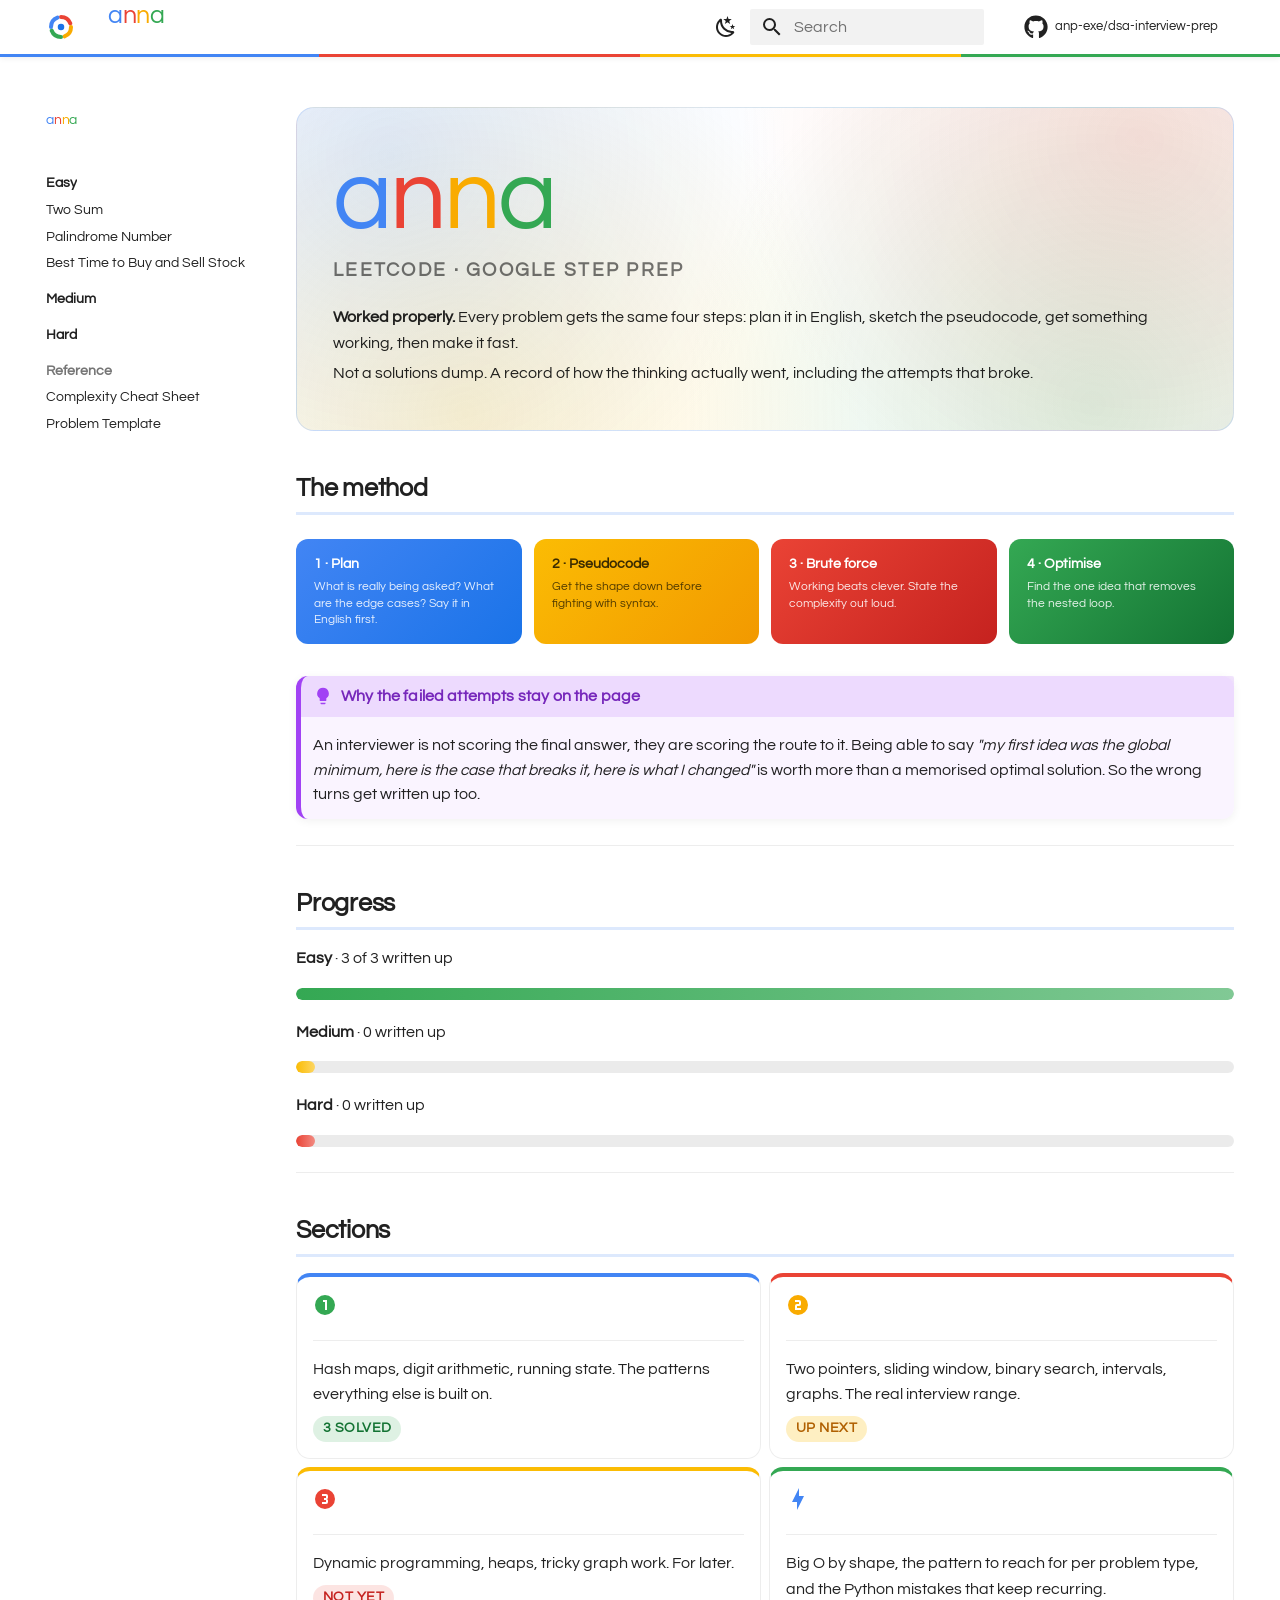
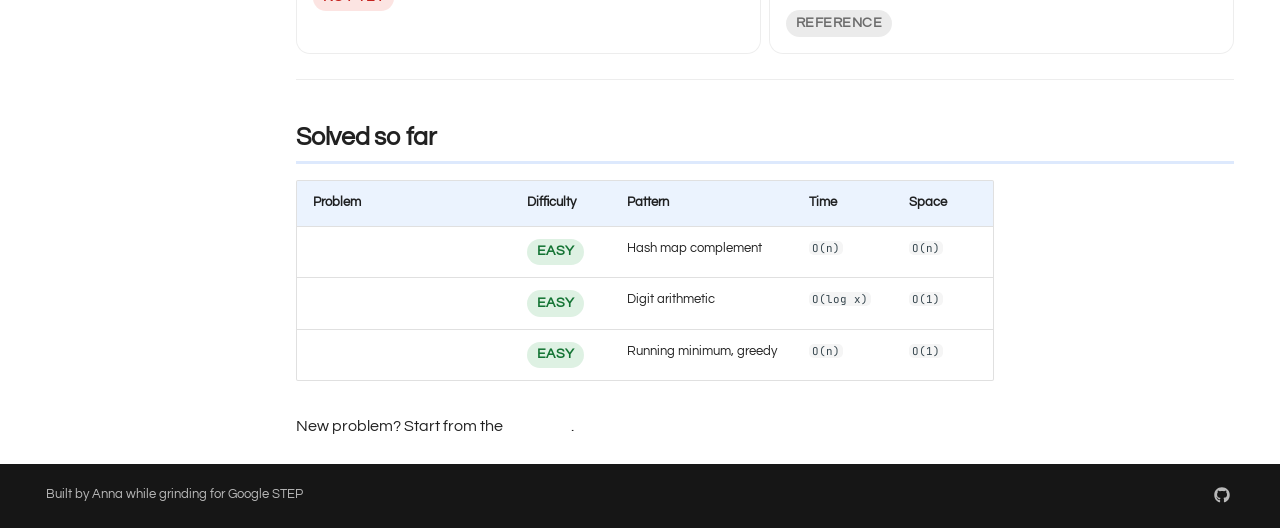
<file: index.html>
<!doctype html>
<html lang="en" class="no-js">
  <head>
    
      <meta charset="utf-8">
      <meta name="viewport" content="width=device-width,initial-scale=1">
      
        <meta name="description" content="LeetCode worked solutions for Google STEP interview prep, plan then pseudocode then optimise">
      
      
        <meta name="author" content="Anna">
      
      
        <link rel="canonical" href="https://anp-exe.github.io/dsa-interview-prep/">
      
      
      
        <link rel="next" href="easy/">
      
      
        
      
      
      <link rel="icon" href="assets/favicon.svg">
      <meta name="generator" content="mkdocs-1.6.1, mkdocs-material-9.7.7">
    
    
      
        <title>anna</title>
      
    
    
      <link rel="stylesheet" href="assets/stylesheets/main.ec1eaa64.min.css">
      
        
        <link rel="stylesheet" href="assets/stylesheets/palette.ab4e12ef.min.css">
      
      


    
    
      
    
    
      
        
        
        <link rel="preconnect" href="https://fonts.gstatic.com" crossorigin>
        <link rel="stylesheet" href="https://fonts.googleapis.com/css?family=Questrial:300,300i,400,400i,700,700i%7CJetBrains+Mono:400,400i,700,700i&display=fallback">
        <style>:root{--md-text-font:"Questrial";--md-code-font:"JetBrains Mono"}</style>
      
    
    
      <link rel="stylesheet" href="stylesheets/extra.css">
    
    <script>__md_scope=new URL(".",location),__md_hash=e=>[...e].reduce(((e,_)=>(e<<5)-e+_.charCodeAt(0)),0),__md_get=(e,_=localStorage,t=__md_scope)=>JSON.parse(_.getItem(t.pathname+"."+e)),__md_set=(e,_,t=localStorage,a=__md_scope)=>{try{t.setItem(a.pathname+"."+e,JSON.stringify(_))}catch(e){}}</script>
    
      

    
    
  </head>
  
  
    
    
      
    
    
    
    
    <body dir="ltr" data-md-color-scheme="default" data-md-color-primary="custom" data-md-color-accent="custom">
  
    
    <input class="md-toggle" data-md-toggle="drawer" type="checkbox" id="__drawer" autocomplete="off">
    <input class="md-toggle" data-md-toggle="search" type="checkbox" id="__search" autocomplete="off">
    <label class="md-overlay" for="__drawer"></label>
    <div data-md-component="skip">
      
        
        <a href="#anna" class="md-skip">
          Skip to content
        </a>
      
    </div>
    <div data-md-component="announce">
      
    </div>
    
    
      

  

<header class="md-header md-header--shadow" data-md-component="header">
  <nav class="md-header__inner md-grid" aria-label="Header">
    <a href="." title="anna" class="md-header__button md-logo" aria-label="anna" data-md-component="logo">
      
  <img src="assets/logo.svg" alt="logo">

    </a>
    <label class="md-header__button md-icon" for="__drawer">
      
      <svg xmlns="http://www.w3.org/2000/svg" viewBox="0 0 24 24"><path d="M3 6h18v2H3zm0 5h18v2H3zm0 5h18v2H3z"/></svg>
    </label>
    <div class="md-header__title" data-md-component="header-title">
      <div class="md-header__ellipsis">
        <div class="md-header__topic">
          <span class="md-ellipsis">
            anna
          </span>
        </div>
        <div class="md-header__topic" data-md-component="header-topic">
          <span class="md-ellipsis">
            
              Home
            
          </span>
        </div>
      </div>
    </div>
    
      
        <form class="md-header__option" data-md-component="palette">
  
    
    
    
    <input class="md-option" data-md-color-media="" data-md-color-scheme="default" data-md-color-primary="custom" data-md-color-accent="custom"  aria-label="Switch to dark mode"  type="radio" name="__palette" id="__palette_0">
    
      <label class="md-header__button md-icon" title="Switch to dark mode" for="__palette_1" hidden>
        <svg xmlns="http://www.w3.org/2000/svg" viewBox="0 0 24 24"><path d="m17.75 4.09-2.53 1.94.91 3.06-2.63-1.81-2.63 1.81.91-3.06-2.53-1.94L12.44 4l1.06-3 1.06 3zm3.5 6.91-1.64 1.25.59 1.98-1.7-1.17-1.7 1.17.59-1.98L15.75 11l2.06-.05L18.5 9l.69 1.95zm-2.28 4.95c.83-.08 1.72 1.1 1.19 1.85-.32.45-.66.87-1.08 1.27C15.17 23 8.84 23 4.94 19.07c-3.91-3.9-3.91-10.24 0-14.14.4-.4.82-.76 1.27-1.08.75-.53 1.93.36 1.85 1.19-.27 2.86.69 5.83 2.89 8.02a9.96 9.96 0 0 0 8.02 2.89m-1.64 2.02a12.08 12.08 0 0 1-7.8-3.47c-2.17-2.19-3.33-5-3.49-7.82-2.81 3.14-2.7 7.96.31 10.98 3.02 3.01 7.84 3.12 10.98.31"/></svg>
      </label>
    
  
    
    
    
    <input class="md-option" data-md-color-media="" data-md-color-scheme="slate" data-md-color-primary="custom" data-md-color-accent="custom"  aria-label="Switch to light mode"  type="radio" name="__palette" id="__palette_1">
    
      <label class="md-header__button md-icon" title="Switch to light mode" for="__palette_0" hidden>
        <svg xmlns="http://www.w3.org/2000/svg" viewBox="0 0 24 24"><path d="M12 7a5 5 0 0 1 5 5 5 5 0 0 1-5 5 5 5 0 0 1-5-5 5 5 0 0 1 5-5m0 2a3 3 0 0 0-3 3 3 3 0 0 0 3 3 3 3 0 0 0 3-3 3 3 0 0 0-3-3m0-7 2.39 3.42C13.65 5.15 12.84 5 12 5s-1.65.15-2.39.42zM3.34 7l4.16-.35A7.2 7.2 0 0 0 5.94 8.5c-.44.74-.69 1.5-.83 2.29zm.02 10 1.76-3.77a7.131 7.131 0 0 0 2.38 4.14zM20.65 7l-1.77 3.79a7.02 7.02 0 0 0-2.38-4.15zm-.01 10-4.14.36c.59-.51 1.12-1.14 1.54-1.86.42-.73.69-1.5.83-2.29zM12 22l-2.41-3.44c.74.27 1.55.44 2.41.44.82 0 1.63-.17 2.37-.44z"/></svg>
      </label>
    
  
</form>
      
    
    
      <script>var palette=__md_get("__palette");if(palette&&palette.color){if("(prefers-color-scheme)"===palette.color.media){var media=matchMedia("(prefers-color-scheme: light)"),input=document.querySelector(media.matches?"[data-md-color-media='(prefers-color-scheme: light)']":"[data-md-color-media='(prefers-color-scheme: dark)']");palette.color.media=input.getAttribute("data-md-color-media"),palette.color.scheme=input.getAttribute("data-md-color-scheme"),palette.color.primary=input.getAttribute("data-md-color-primary"),palette.color.accent=input.getAttribute("data-md-color-accent")}for(var[key,value]of Object.entries(palette.color))document.body.setAttribute("data-md-color-"+key,value)}</script>
    
    
    
      
      
        <label class="md-header__button md-icon" for="__search">
          
          <svg xmlns="http://www.w3.org/2000/svg" viewBox="0 0 24 24"><path d="M9.5 3A6.5 6.5 0 0 1 16 9.5c0 1.61-.59 3.09-1.56 4.23l.27.27h.79l5 5-1.5 1.5-5-5v-.79l-.27-.27A6.52 6.52 0 0 1 9.5 16 6.5 6.5 0 0 1 3 9.5 6.5 6.5 0 0 1 9.5 3m0 2C7 5 5 7 5 9.5S7 14 9.5 14 14 12 14 9.5 12 5 9.5 5"/></svg>
        </label>
        <div class="md-search" data-md-component="search" role="dialog">
  <label class="md-search__overlay" for="__search"></label>
  <div class="md-search__inner" role="search">
    <form class="md-search__form" name="search">
      <input type="text" class="md-search__input" name="query" aria-label="Search" placeholder="Search" autocapitalize="off" autocorrect="off" autocomplete="off" spellcheck="false" data-md-component="search-query" required>
      <label class="md-search__icon md-icon" for="__search">
        
        <svg xmlns="http://www.w3.org/2000/svg" viewBox="0 0 24 24"><path d="M9.5 3A6.5 6.5 0 0 1 16 9.5c0 1.61-.59 3.09-1.56 4.23l.27.27h.79l5 5-1.5 1.5-5-5v-.79l-.27-.27A6.52 6.52 0 0 1 9.5 16 6.5 6.5 0 0 1 3 9.5 6.5 6.5 0 0 1 9.5 3m0 2C7 5 5 7 5 9.5S7 14 9.5 14 14 12 14 9.5 12 5 9.5 5"/></svg>
        
        <svg xmlns="http://www.w3.org/2000/svg" viewBox="0 0 24 24"><path d="M20 11v2H8l5.5 5.5-1.42 1.42L4.16 12l7.92-7.92L13.5 5.5 8 11z"/></svg>
      </label>
      <nav class="md-search__options" aria-label="Search">
        
        <button type="reset" class="md-search__icon md-icon" title="Clear" aria-label="Clear" tabindex="-1">
          
          <svg xmlns="http://www.w3.org/2000/svg" viewBox="0 0 24 24"><path d="M19 6.41 17.59 5 12 10.59 6.41 5 5 6.41 10.59 12 5 17.59 6.41 19 12 13.41 17.59 19 19 17.59 13.41 12z"/></svg>
        </button>
      </nav>
      
        <div class="md-search__suggest" data-md-component="search-suggest"></div>
      
    </form>
    <div class="md-search__output">
      <div class="md-search__scrollwrap" tabindex="0" data-md-scrollfix>
        <div class="md-search-result" data-md-component="search-result">
          <div class="md-search-result__meta">
            Initializing search
          </div>
          <ol class="md-search-result__list" role="presentation"></ol>
        </div>
      </div>
    </div>
  </div>
</div>
      
    
    
      <div class="md-header__source">
        <a href="https://github.com/anp-exe/dsa-interview-prep" title="Go to repository" class="md-source" data-md-component="source">
  <div class="md-source__icon md-icon">
    
    <svg xmlns="http://www.w3.org/2000/svg" viewBox="0 0 512 512"><!--! Font Awesome Free 7.1.0 by @fontawesome - https://fontawesome.com License - https://fontawesome.com/license/free (Icons: CC BY 4.0, Fonts: SIL OFL 1.1, Code: MIT License) Copyright 2025 Fonticons, Inc.--><path d="M173.9 397.4c0 2-2.3 3.6-5.2 3.6-3.3.3-5.6-1.3-5.6-3.6 0-2 2.3-3.6 5.2-3.6 3-.3 5.6 1.3 5.6 3.6m-31.1-4.5c-.7 2 1.3 4.3 4.3 4.9 2.6 1 5.6 0 6.2-2s-1.3-4.3-4.3-5.2c-2.6-.7-5.5.3-6.2 2.3m44.2-1.7c-2.9.7-4.9 2.6-4.6 4.9.3 2 2.9 3.3 5.9 2.6 2.9-.7 4.9-2.6 4.6-4.6-.3-1.9-3-3.2-5.9-2.9M252.8 8C114.1 8 8 113.3 8 252c0 110.9 69.8 205.8 169.5 239.2 12.8 2.3 17.3-5.6 17.3-12.1 0-6.2-.3-40.4-.3-61.4 0 0-70 15-84.7-29.8 0 0-11.4-29.1-27.8-36.6 0 0-22.9-15.7 1.6-15.4 0 0 24.9 2 38.6 25.8 21.9 38.6 58.6 27.5 72.9 20.9 2.3-16 8.8-27.1 16-33.7-55.9-6.2-112.3-14.3-112.3-110.5 0-27.5 7.6-41.3 23.6-58.9-2.6-6.5-11.1-33.3 2.6-67.9 20.9-6.5 69 27 69 27 20-5.6 41.5-8.5 62.8-8.5s42.8 2.9 62.8 8.5c0 0 48.1-33.6 69-27 13.7 34.7 5.2 61.4 2.6 67.9 16 17.7 25.8 31.5 25.8 58.9 0 96.5-58.9 104.2-114.8 110.5 9.2 7.9 17 22.9 17 46.4 0 33.7-.3 75.4-.3 83.6 0 6.5 4.6 14.4 17.3 12.1C436.2 457.8 504 362.9 504 252 504 113.3 391.5 8 252.8 8M105.2 352.9c-1.3 1-1 3.3.7 5.2 1.6 1.6 3.9 2.3 5.2 1 1.3-1 1-3.3-.7-5.2-1.6-1.6-3.9-2.3-5.2-1m-10.8-8.1c-.7 1.3.3 2.9 2.3 3.9 1.6 1 3.6.7 4.3-.7.7-1.3-.3-2.9-2.3-3.9-2-.6-3.6-.3-4.3.7m32.4 35.6c-1.6 1.3-1 4.3 1.3 6.2 2.3 2.3 5.2 2.6 6.5 1 1.3-1.3.7-4.3-1.3-6.2-2.2-2.3-5.2-2.6-6.5-1m-11.4-14.7c-1.6 1-1.6 3.6 0 5.9s4.3 3.3 5.6 2.3c1.6-1.3 1.6-3.9 0-6.2-1.4-2.3-4-3.3-5.6-2"/></svg>
  </div>
  <div class="md-source__repository">
    anp-exe/dsa-interview-prep
  </div>
</a>
      </div>
    
  </nav>
  
</header>
    
    <div class="md-container" data-md-component="container">
      
      
        
          
        
      
      <main class="md-main" data-md-component="main">
        <div class="md-main__inner md-grid">
          
            
              
                
              
              <div class="md-sidebar md-sidebar--primary" data-md-component="sidebar" data-md-type="navigation" >
                <div class="md-sidebar__scrollwrap">
                  <div class="md-sidebar__inner">
                    



<nav class="md-nav md-nav--primary" aria-label="Navigation" data-md-level="0">
  <label class="md-nav__title" for="__drawer">
    <a href="." title="anna" class="md-nav__button md-logo" aria-label="anna" data-md-component="logo">
      
  <img src="assets/logo.svg" alt="logo">

    </a>
    anna
  </label>
  
    <div class="md-nav__source">
      <a href="https://github.com/anp-exe/dsa-interview-prep" title="Go to repository" class="md-source" data-md-component="source">
  <div class="md-source__icon md-icon">
    
    <svg xmlns="http://www.w3.org/2000/svg" viewBox="0 0 512 512"><!--! Font Awesome Free 7.1.0 by @fontawesome - https://fontawesome.com License - https://fontawesome.com/license/free (Icons: CC BY 4.0, Fonts: SIL OFL 1.1, Code: MIT License) Copyright 2025 Fonticons, Inc.--><path d="M173.9 397.4c0 2-2.3 3.6-5.2 3.6-3.3.3-5.6-1.3-5.6-3.6 0-2 2.3-3.6 5.2-3.6 3-.3 5.6 1.3 5.6 3.6m-31.1-4.5c-.7 2 1.3 4.3 4.3 4.9 2.6 1 5.6 0 6.2-2s-1.3-4.3-4.3-5.2c-2.6-.7-5.5.3-6.2 2.3m44.2-1.7c-2.9.7-4.9 2.6-4.6 4.9.3 2 2.9 3.3 5.9 2.6 2.9-.7 4.9-2.6 4.6-4.6-.3-1.9-3-3.2-5.9-2.9M252.8 8C114.1 8 8 113.3 8 252c0 110.9 69.8 205.8 169.5 239.2 12.8 2.3 17.3-5.6 17.3-12.1 0-6.2-.3-40.4-.3-61.4 0 0-70 15-84.7-29.8 0 0-11.4-29.1-27.8-36.6 0 0-22.9-15.7 1.6-15.4 0 0 24.9 2 38.6 25.8 21.9 38.6 58.6 27.5 72.9 20.9 2.3-16 8.8-27.1 16-33.7-55.9-6.2-112.3-14.3-112.3-110.5 0-27.5 7.6-41.3 23.6-58.9-2.6-6.5-11.1-33.3 2.6-67.9 20.9-6.5 69 27 69 27 20-5.6 41.5-8.5 62.8-8.5s42.8 2.9 62.8 8.5c0 0 48.1-33.6 69-27 13.7 34.7 5.2 61.4 2.6 67.9 16 17.7 25.8 31.5 25.8 58.9 0 96.5-58.9 104.2-114.8 110.5 9.2 7.9 17 22.9 17 46.4 0 33.7-.3 75.4-.3 83.6 0 6.5 4.6 14.4 17.3 12.1C436.2 457.8 504 362.9 504 252 504 113.3 391.5 8 252.8 8M105.2 352.9c-1.3 1-1 3.3.7 5.2 1.6 1.6 3.9 2.3 5.2 1 1.3-1 1-3.3-.7-5.2-1.6-1.6-3.9-2.3-5.2-1m-10.8-8.1c-.7 1.3.3 2.9 2.3 3.9 1.6 1 3.6.7 4.3-.7.7-1.3-.3-2.9-2.3-3.9-2-.6-3.6-.3-4.3.7m32.4 35.6c-1.6 1.3-1 4.3 1.3 6.2 2.3 2.3 5.2 2.6 6.5 1 1.3-1.3.7-4.3-1.3-6.2-2.2-2.3-5.2-2.6-6.5-1m-11.4-14.7c-1.6 1-1.6 3.6 0 5.9s4.3 3.3 5.6 2.3c1.6-1.3 1.6-3.9 0-6.2-1.4-2.3-4-3.3-5.6-2"/></svg>
  </div>
  <div class="md-source__repository">
    anp-exe/dsa-interview-prep
  </div>
</a>
    </div>
  
  <ul class="md-nav__list" data-md-scrollfix>
    
      
      
  
  
    
  
  
  
    <li class="md-nav__item md-nav__item--active">
      
      <input class="md-nav__toggle md-toggle" type="checkbox" id="__toc">
      
      
        
      
      
        <label class="md-nav__link md-nav__link--active" for="__toc">
          
  
  
  <span class="md-ellipsis">
    
  
    Home
  

    
  </span>
  
  

          <span class="md-nav__icon md-icon"></span>
        </label>
      
      <a href="." class="md-nav__link md-nav__link--active">
        
  
  
  <span class="md-ellipsis">
    
  
    Home
  

    
  </span>
  
  

      </a>
      
        

<nav class="md-nav md-nav--secondary" aria-label="Table of contents">
  
  
  
    
  
  
    <label class="md-nav__title" for="__toc">
      <span class="md-nav__icon md-icon"></span>
      Table of contents
    </label>
    <ul class="md-nav__list" data-md-component="toc" data-md-scrollfix>
      
        <li class="md-nav__item">
  <a href="#the-method" class="md-nav__link">
    <span class="md-ellipsis">
      
        The method
      
    </span>
  </a>
  
</li>
      
        <li class="md-nav__item">
  <a href="#progress" class="md-nav__link">
    <span class="md-ellipsis">
      
        Progress
      
    </span>
  </a>
  
</li>
      
        <li class="md-nav__item">
  <a href="#sections" class="md-nav__link">
    <span class="md-ellipsis">
      
        Sections
      
    </span>
  </a>
  
</li>
      
        <li class="md-nav__item">
  <a href="#solved-so-far" class="md-nav__link">
    <span class="md-ellipsis">
      
        Solved so far
      
    </span>
  </a>
  
</li>
      
    </ul>
  
</nav>
      
    </li>
  

    
      
      
  
  
  
  
    
    
      
        
          
        
      
        
      
        
      
        
      
    
    
    
      
        
        
      
    
    
    <li class="md-nav__item md-nav__item--section md-nav__item--nested">
      
        
        
        <input class="md-nav__toggle md-toggle " type="checkbox" id="__nav_2" >
        
          
          <div class="md-nav__link md-nav__container">
            <a href="easy/" class="md-nav__link ">
              
  
  
  <span class="md-ellipsis">
    
  
    Easy
  

    
  </span>
  
  

            </a>
            
              
              <label class="md-nav__link " for="__nav_2" id="__nav_2_label" tabindex="">
                <span class="md-nav__icon md-icon"></span>
              </label>
            
          </div>
        
        <nav class="md-nav" data-md-level="1" aria-labelledby="__nav_2_label" aria-expanded="false">
          <label class="md-nav__title" for="__nav_2">
            <span class="md-nav__icon md-icon"></span>
            
  
    Easy
  

          </label>
          <ul class="md-nav__list" data-md-scrollfix>
            
              
            
              
                
  
  
  
  
    <li class="md-nav__item">
      <a href="easy/two-sum/" class="md-nav__link">
        
  
  
  <span class="md-ellipsis">
    
  
    Two Sum
  

    
  </span>
  
  

      </a>
    </li>
  

              
            
              
                
  
  
  
  
    <li class="md-nav__item">
      <a href="easy/palindrome-number/" class="md-nav__link">
        
  
  
  <span class="md-ellipsis">
    
  
    Palindrome Number
  

    
  </span>
  
  

      </a>
    </li>
  

              
            
              
                
  
  
  
  
    <li class="md-nav__item">
      <a href="easy/best-time-to-buy-and-sell-stock/" class="md-nav__link">
        
  
  
  <span class="md-ellipsis">
    
  
    Best Time to Buy and Sell Stock
  

    
  </span>
  
  

      </a>
    </li>
  

              
            
          </ul>
        </nav>
      
    </li>
  

    
      
      
  
  
  
  
    
    
      
        
          
        
      
    
    
    
      
        
        
      
    
    
    <li class="md-nav__item md-nav__item--section md-nav__item--nested">
      
        
        
        <input class="md-nav__toggle md-toggle " type="checkbox" id="__nav_3" >
        
          
          <div class="md-nav__link md-nav__container">
            <a href="medium/" class="md-nav__link ">
              
  
  
  <span class="md-ellipsis">
    
  
    Medium
  

    
  </span>
  
  

            </a>
            
          </div>
        
        <nav class="md-nav" data-md-level="1" aria-labelledby="__nav_3_label" aria-expanded="false">
          <label class="md-nav__title" for="__nav_3">
            <span class="md-nav__icon md-icon"></span>
            
  
    Medium
  

          </label>
          <ul class="md-nav__list" data-md-scrollfix>
            
              
            
          </ul>
        </nav>
      
    </li>
  

    
      
      
  
  
  
  
    
    
      
        
          
        
      
    
    
    
      
        
        
      
    
    
    <li class="md-nav__item md-nav__item--section md-nav__item--nested">
      
        
        
        <input class="md-nav__toggle md-toggle " type="checkbox" id="__nav_4" >
        
          
          <div class="md-nav__link md-nav__container">
            <a href="hard/" class="md-nav__link ">
              
  
  
  <span class="md-ellipsis">
    
  
    Hard
  

    
  </span>
  
  

            </a>
            
          </div>
        
        <nav class="md-nav" data-md-level="1" aria-labelledby="__nav_4_label" aria-expanded="false">
          <label class="md-nav__title" for="__nav_4">
            <span class="md-nav__icon md-icon"></span>
            
  
    Hard
  

          </label>
          <ul class="md-nav__list" data-md-scrollfix>
            
              
            
          </ul>
        </nav>
      
    </li>
  

    
      
      
  
  
  
  
    
    
      
        
      
        
      
    
    
    
      
        
        
      
    
    
    <li class="md-nav__item md-nav__item--section md-nav__item--nested">
      
        
        
        <input class="md-nav__toggle md-toggle " type="checkbox" id="__nav_5" >
        
          
          <label class="md-nav__link" for="__nav_5" id="__nav_5_label" tabindex="">
            
  
  
  <span class="md-ellipsis">
    
  
    Reference
  

    
  </span>
  
  

            <span class="md-nav__icon md-icon"></span>
          </label>
        
        <nav class="md-nav" data-md-level="1" aria-labelledby="__nav_5_label" aria-expanded="false">
          <label class="md-nav__title" for="__nav_5">
            <span class="md-nav__icon md-icon"></span>
            
  
    Reference
  

          </label>
          <ul class="md-nav__list" data-md-scrollfix>
            
              
                
  
  
  
  
    <li class="md-nav__item">
      <a href="cheatsheet/" class="md-nav__link">
        
  
  
  <span class="md-ellipsis">
    
  
    Complexity Cheat Sheet
  

    
  </span>
  
  

      </a>
    </li>
  

              
            
              
                
  
  
  
  
    <li class="md-nav__item">
      <a href="template/" class="md-nav__link">
        
  
  
  <span class="md-ellipsis">
    
  
    Problem Template
  

    
  </span>
  
  

      </a>
    </li>
  

              
            
          </ul>
        </nav>
      
    </li>
  

    
  </ul>
</nav>
                  </div>
                </div>
              </div>
            
            
              
                
              
              <div class="md-sidebar md-sidebar--secondary" data-md-component="sidebar" data-md-type="toc" hidden>
                <div class="md-sidebar__scrollwrap">
                  <div class="md-sidebar__inner">
                    

<nav class="md-nav md-nav--secondary" aria-label="Table of contents">
  
  
  
    
  
  
    <label class="md-nav__title" for="__toc">
      <span class="md-nav__icon md-icon"></span>
      Table of contents
    </label>
    <ul class="md-nav__list" data-md-component="toc" data-md-scrollfix>
      
        <li class="md-nav__item">
  <a href="#the-method" class="md-nav__link">
    <span class="md-ellipsis">
      
        The method
      
    </span>
  </a>
  
</li>
      
        <li class="md-nav__item">
  <a href="#progress" class="md-nav__link">
    <span class="md-ellipsis">
      
        Progress
      
    </span>
  </a>
  
</li>
      
        <li class="md-nav__item">
  <a href="#sections" class="md-nav__link">
    <span class="md-ellipsis">
      
        Sections
      
    </span>
  </a>
  
</li>
      
        <li class="md-nav__item">
  <a href="#solved-so-far" class="md-nav__link">
    <span class="md-ellipsis">
      
        Solved so far
      
    </span>
  </a>
  
</li>
      
    </ul>
  
</nav>
                  </div>
                </div>
              </div>
            
          
          
            <div class="md-content" data-md-component="content">
              
              <article class="md-content__inner md-typeset">
                
                  
  



  
  


<div class="hero">
<h1 class="wordmark-xl" id="anna"><span class="wm-b">a</span><span class="wm-r">n</span><span class="wm-y">n</span><span class="wm-g">a</span><a class="headerlink" href="#anna" title="Link to this section">&para;</a></h1>
<p class="tagline">leetcode · google step prep</p>
<p><strong>Worked properly.</strong> Every problem gets the same four steps: plan it in English, sketch the pseudocode, get something working, then make it fast.</p>
<p>Not a solutions dump. A record of how the thinking actually went, including the attempts that broke.</p>
</div>
<h2 id="the-method">The method<a class="headerlink" href="#the-method" title="Link to this section">&para;</a></h2>
<div class="step-row">
  <div class="step-chip s1">1 · Plan<small>What is really being asked? What are the edge cases? Say it in English first.</small></div>
  <div class="step-chip s2">2 · Pseudocode<small>Get the shape down before fighting with syntax.</small></div>
  <div class="step-chip s3">3 · Brute force<small>Working beats clever. State the complexity out loud.</small></div>
  <div class="step-chip s4">4 · Optimise<small>Find the one idea that removes the nested loop.</small></div>
</div>

<div class="admonition insight">
<p class="admonition-title">Why the failed attempts stay on the page</p>
<p>An interviewer is not scoring the final answer, they are scoring the route to it. Being able to say <em>"my first idea was the global minimum, here is the case that breaks it, here is what I changed"</em> is worth more than a memorised optimal solution. So the wrong turns get written up too.</p>
</div>
<hr />
<h2 id="progress">Progress<a class="headerlink" href="#progress" title="Link to this section">&para;</a></h2>
<p><strong>Easy</strong> · 3 of 3 written up</p>
<div class="bar"><span class="b-easy" style="width:100%"></span></div>

<p><strong>Medium</strong> · 0 written up</p>
<div class="bar"><span class="b-medium" style="width:2%"></span></div>

<p><strong>Hard</strong> · 0 written up</p>
<div class="bar"><span class="b-hard" style="width:2%"></span></div>

<hr />
<h2 id="sections">Sections<a class="headerlink" href="#sections" title="Link to this section">&para;</a></h2>
<div class="grid cards">
<ul>
<li>
<p><span class="twemoji lg g-green"><svg xmlns="http://www.w3.org/2000/svg" viewBox="0 0 24 24"><path d="M10 7v2h2v8h2V7zm2-5a10 10 0 0 1 10 10 10 10 0 0 1-10 10A10 10 0 0 1 2 12 10 10 0 0 1 12 2"/></svg></span> <strong><a href="easy/">Easy</a></strong></p>
<hr />
<p>Hash maps, digit arithmetic, running state. The patterns everything else is built on.</p>
<p><span class="pill easy">3 solved</span></p>
</li>
<li>
<p><span class="twemoji lg g-yellow"><svg xmlns="http://www.w3.org/2000/svg" viewBox="0 0 24 24"><path d="M9 7v2h4v2h-2a2 2 0 0 0-2 2v4h6v-2h-4v-2h2a2 2 0 0 0 2-2V9a2 2 0 0 0-2-2zm3-5a10 10 0 0 1 10 10 10 10 0 0 1-10 10A10 10 0 0 1 2 12 10 10 0 0 1 12 2"/></svg></span> <strong><a href="medium/">Medium</a></strong></p>
<hr />
<p>Two pointers, sliding window, binary search, intervals, graphs. The real interview range.</p>
<p><span class="pill medium">Up next</span></p>
</li>
<li>
<p><span class="twemoji lg g-red"><svg xmlns="http://www.w3.org/2000/svg" viewBox="0 0 24 24"><path d="M15 15v-1.5a1.5 1.5 0 0 0-1.5-1.5 1.5 1.5 0 0 0 1.5-1.5V9a2 2 0 0 0-2-2H9v2h4v2h-2v2h2v2H9v2h4a2 2 0 0 0 2-2M12 2a10 10 0 0 1 10 10 10 10 0 0 1-10 10A10 10 0 0 1 2 12 10 10 0 0 1 12 2"/></svg></span> <strong><a href="hard/">Hard</a></strong></p>
<hr />
<p>Dynamic programming, heaps, tricky graph work. For later.</p>
<p><span class="pill hard">Not yet</span></p>
</li>
<li>
<p><span class="twemoji lg g-blue"><svg xmlns="http://www.w3.org/2000/svg" viewBox="0 0 24 24"><path d="M11 15H6l7-14v8h5l-7 14z"/></svg></span> <strong><a href="cheatsheet/">Cheat Sheet</a></strong></p>
<hr />
<p>Big O by shape, the pattern to reach for per problem type, and the Python mistakes that keep recurring.</p>
<p><span class="pill">Reference</span></p>
</li>
</ul>
</div>
<hr />
<h2 id="solved-so-far">Solved so far<a class="headerlink" href="#solved-so-far" title="Link to this section">&para;</a></h2>
<table>
<thead>
<tr>
<th>Problem</th>
<th>Difficulty</th>
<th>Pattern</th>
<th>Time</th>
<th>Space</th>
</tr>
</thead>
<tbody>
<tr>
<td><a href="easy/two-sum/">Two Sum</a></td>
<td><span class="pill easy">Easy</span></td>
<td>Hash map complement</td>
<td><code>O(n)</code></td>
<td><code>O(n)</code></td>
</tr>
<tr>
<td><a href="easy/palindrome-number/">Palindrome Number</a></td>
<td><span class="pill easy">Easy</span></td>
<td>Digit arithmetic</td>
<td><code>O(log x)</code></td>
<td><code>O(1)</code></td>
</tr>
<tr>
<td><a href="easy/best-time-to-buy-and-sell-stock/">Best Time to Buy and Sell Stock</a></td>
<td><span class="pill easy">Easy</span></td>
<td>Running minimum, greedy</td>
<td><code>O(n)</code></td>
<td><code>O(1)</code></td>
</tr>
</tbody>
</table>
<p>New problem? Start from the <a href="template/">template</a>.</p>







  
  




  



                
              </article>
            </div>
          
          
<script>var target=document.getElementById(location.hash.slice(1));target&&target.name&&(target.checked=target.name.startsWith("__tabbed_"))</script>
        </div>
        
          <button type="button" class="md-top md-icon" data-md-component="top" hidden>
  
  <svg xmlns="http://www.w3.org/2000/svg" viewBox="0 0 24 24"><path d="M13 20h-2V8l-5.5 5.5-1.42-1.42L12 4.16l7.92 7.92-1.42 1.42L13 8z"/></svg>
  Back to top
</button>
        
      </main>
      
        <footer class="md-footer">
  
  <div class="md-footer-meta md-typeset">
    <div class="md-footer-meta__inner md-grid">
      <div class="md-copyright">
  
    <div class="md-copyright__highlight">
      Built by Anna while grinding for Google STEP
    </div>
  
  
</div>
      
        
<div class="md-social">
  
    
    
    
    
      
      
    
    <a href="https://github.com/anp-exe" target="_blank" rel="noopener" title="github.com" class="md-social__link">
      <svg xmlns="http://www.w3.org/2000/svg" viewBox="0 0 512 512"><!--! Font Awesome Free 7.1.0 by @fontawesome - https://fontawesome.com License - https://fontawesome.com/license/free (Icons: CC BY 4.0, Fonts: SIL OFL 1.1, Code: MIT License) Copyright 2025 Fonticons, Inc.--><path d="M173.9 397.4c0 2-2.3 3.6-5.2 3.6-3.3.3-5.6-1.3-5.6-3.6 0-2 2.3-3.6 5.2-3.6 3-.3 5.6 1.3 5.6 3.6m-31.1-4.5c-.7 2 1.3 4.3 4.3 4.9 2.6 1 5.6 0 6.2-2s-1.3-4.3-4.3-5.2c-2.6-.7-5.5.3-6.2 2.3m44.2-1.7c-2.9.7-4.9 2.6-4.6 4.9.3 2 2.9 3.3 5.9 2.6 2.9-.7 4.9-2.6 4.6-4.6-.3-1.9-3-3.2-5.9-2.9M252.8 8C114.1 8 8 113.3 8 252c0 110.9 69.8 205.8 169.5 239.2 12.8 2.3 17.3-5.6 17.3-12.1 0-6.2-.3-40.4-.3-61.4 0 0-70 15-84.7-29.8 0 0-11.4-29.1-27.8-36.6 0 0-22.9-15.7 1.6-15.4 0 0 24.9 2 38.6 25.8 21.9 38.6 58.6 27.5 72.9 20.9 2.3-16 8.8-27.1 16-33.7-55.9-6.2-112.3-14.3-112.3-110.5 0-27.5 7.6-41.3 23.6-58.9-2.6-6.5-11.1-33.3 2.6-67.9 20.9-6.5 69 27 69 27 20-5.6 41.5-8.5 62.8-8.5s42.8 2.9 62.8 8.5c0 0 48.1-33.6 69-27 13.7 34.7 5.2 61.4 2.6 67.9 16 17.7 25.8 31.5 25.8 58.9 0 96.5-58.9 104.2-114.8 110.5 9.2 7.9 17 22.9 17 46.4 0 33.7-.3 75.4-.3 83.6 0 6.5 4.6 14.4 17.3 12.1C436.2 457.8 504 362.9 504 252 504 113.3 391.5 8 252.8 8M105.2 352.9c-1.3 1-1 3.3.7 5.2 1.6 1.6 3.9 2.3 5.2 1 1.3-1 1-3.3-.7-5.2-1.6-1.6-3.9-2.3-5.2-1m-10.8-8.1c-.7 1.3.3 2.9 2.3 3.9 1.6 1 3.6.7 4.3-.7.7-1.3-.3-2.9-2.3-3.9-2-.6-3.6-.3-4.3.7m32.4 35.6c-1.6 1.3-1 4.3 1.3 6.2 2.3 2.3 5.2 2.6 6.5 1 1.3-1.3.7-4.3-1.3-6.2-2.2-2.3-5.2-2.6-6.5-1m-11.4-14.7c-1.6 1-1.6 3.6 0 5.9s4.3 3.3 5.6 2.3c1.6-1.3 1.6-3.9 0-6.2-1.4-2.3-4-3.3-5.6-2"/></svg>
    </a>
  
</div>
      
    </div>
  </div>
</footer>
      
    </div>
    <div class="md-dialog" data-md-component="dialog">
      <div class="md-dialog__inner md-typeset"></div>
    </div>
    
    
    
      
      
      <script id="__config" type="application/json">{"annotate": null, "base": ".", "features": ["navigation.instant", "navigation.tracking", "navigation.top", "navigation.sections", "navigation.indexes", "content.code.copy", "content.code.annotate", "search.highlight", "search.suggest"], "search": "assets/javascripts/workers/search.2c215733.min.js", "tags": null, "translations": {"clipboard.copied": "Copied to clipboard", "clipboard.copy": "Copy to clipboard", "search.result.more.one": "1 more on this page", "search.result.more.other": "# more on this page", "search.result.none": "No matching documents", "search.result.one": "1 matching document", "search.result.other": "# matching documents", "search.result.placeholder": "Type to start searching", "search.result.term.missing": "Missing", "select.version": "Select version"}, "version": null}</script>
    
    
      <script src="assets/javascripts/bundle.d7400e89.min.js"></script>
      
        <script src="javascripts/wordmark.js"></script>
      
    
  </body>
</html>
</file>
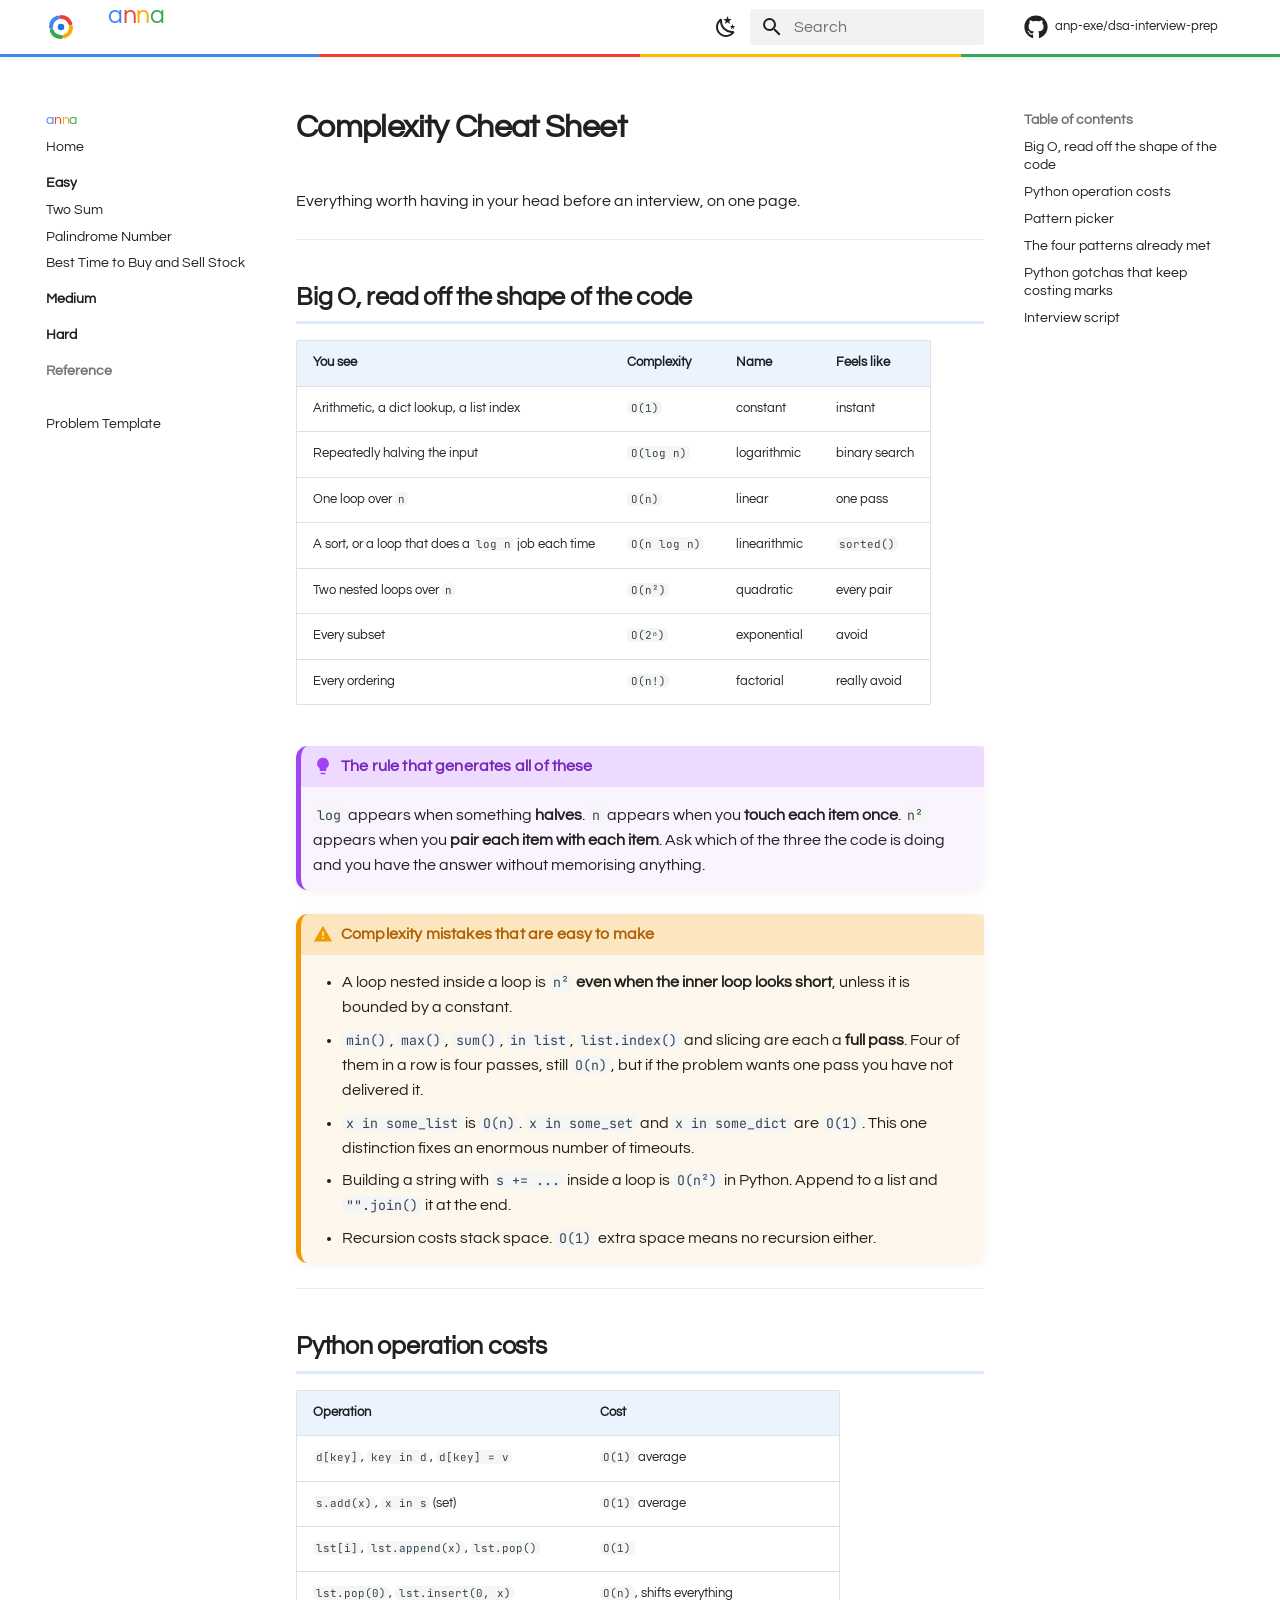
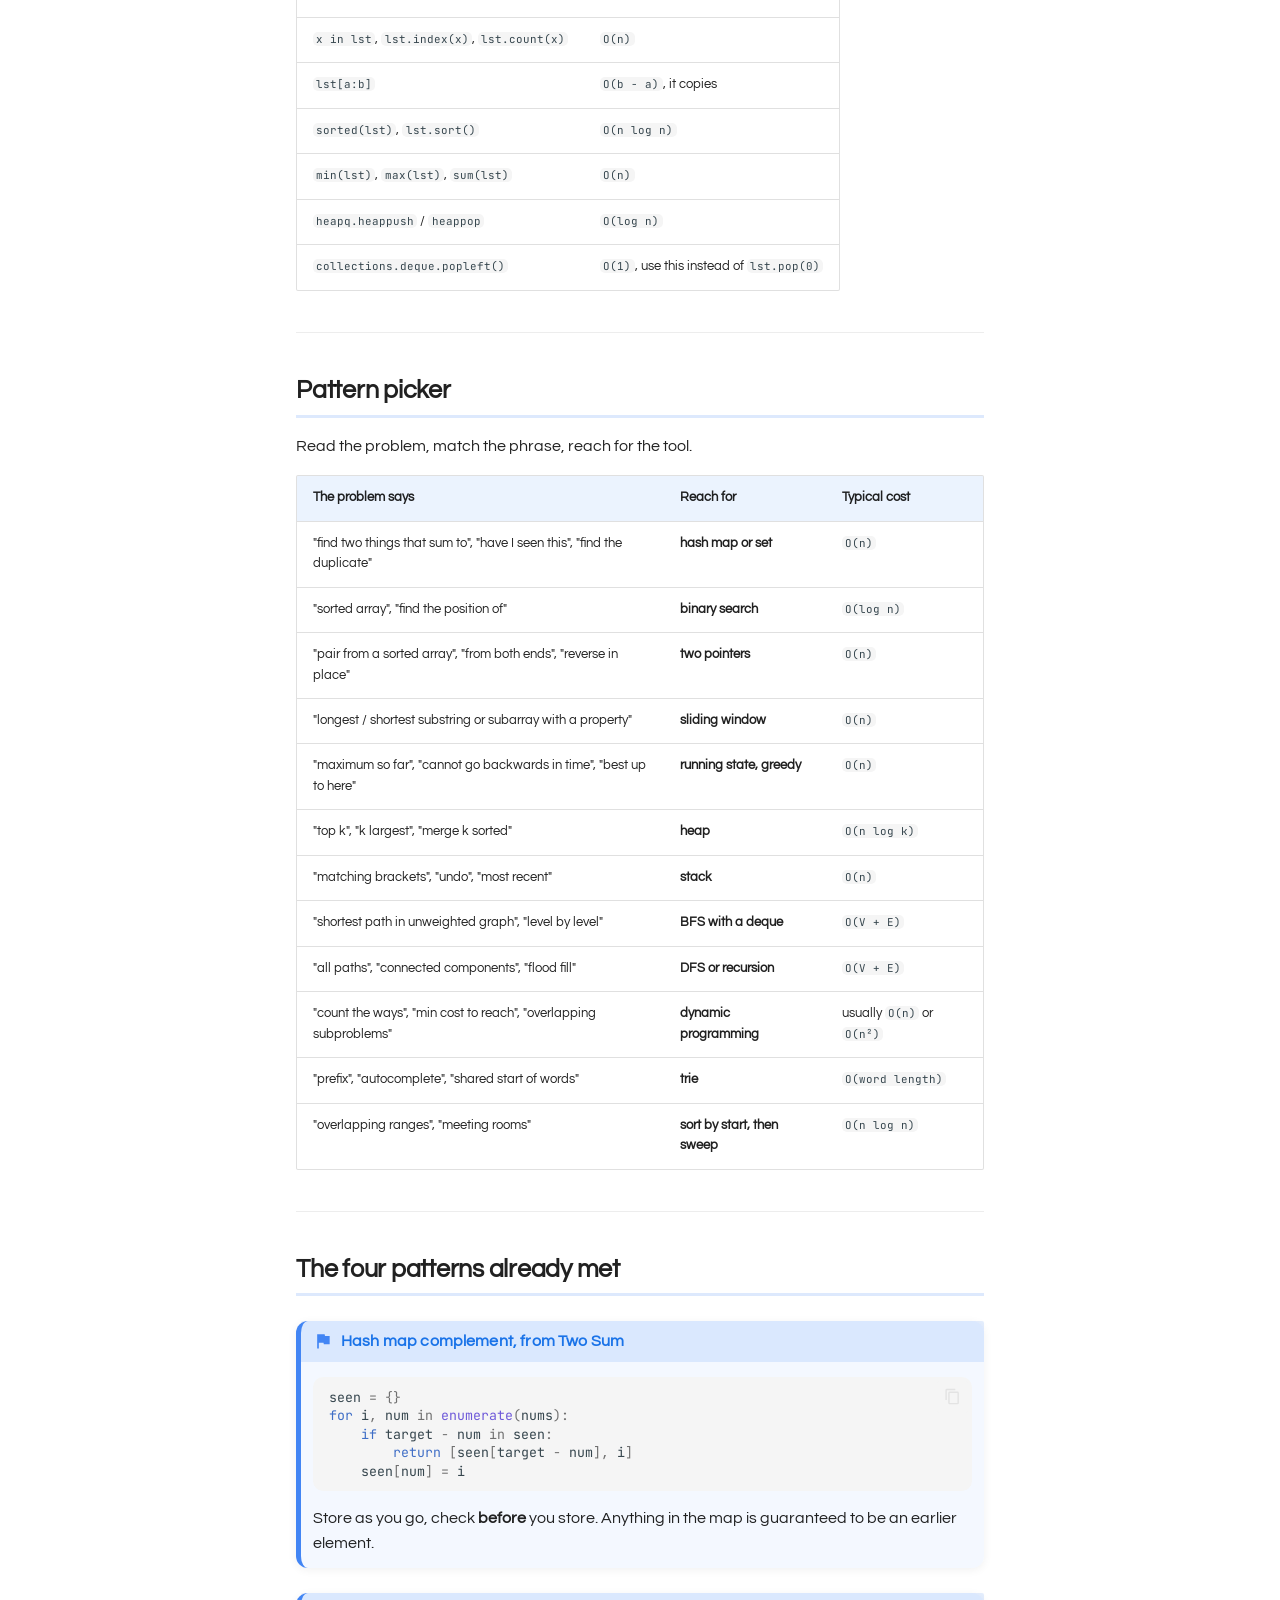
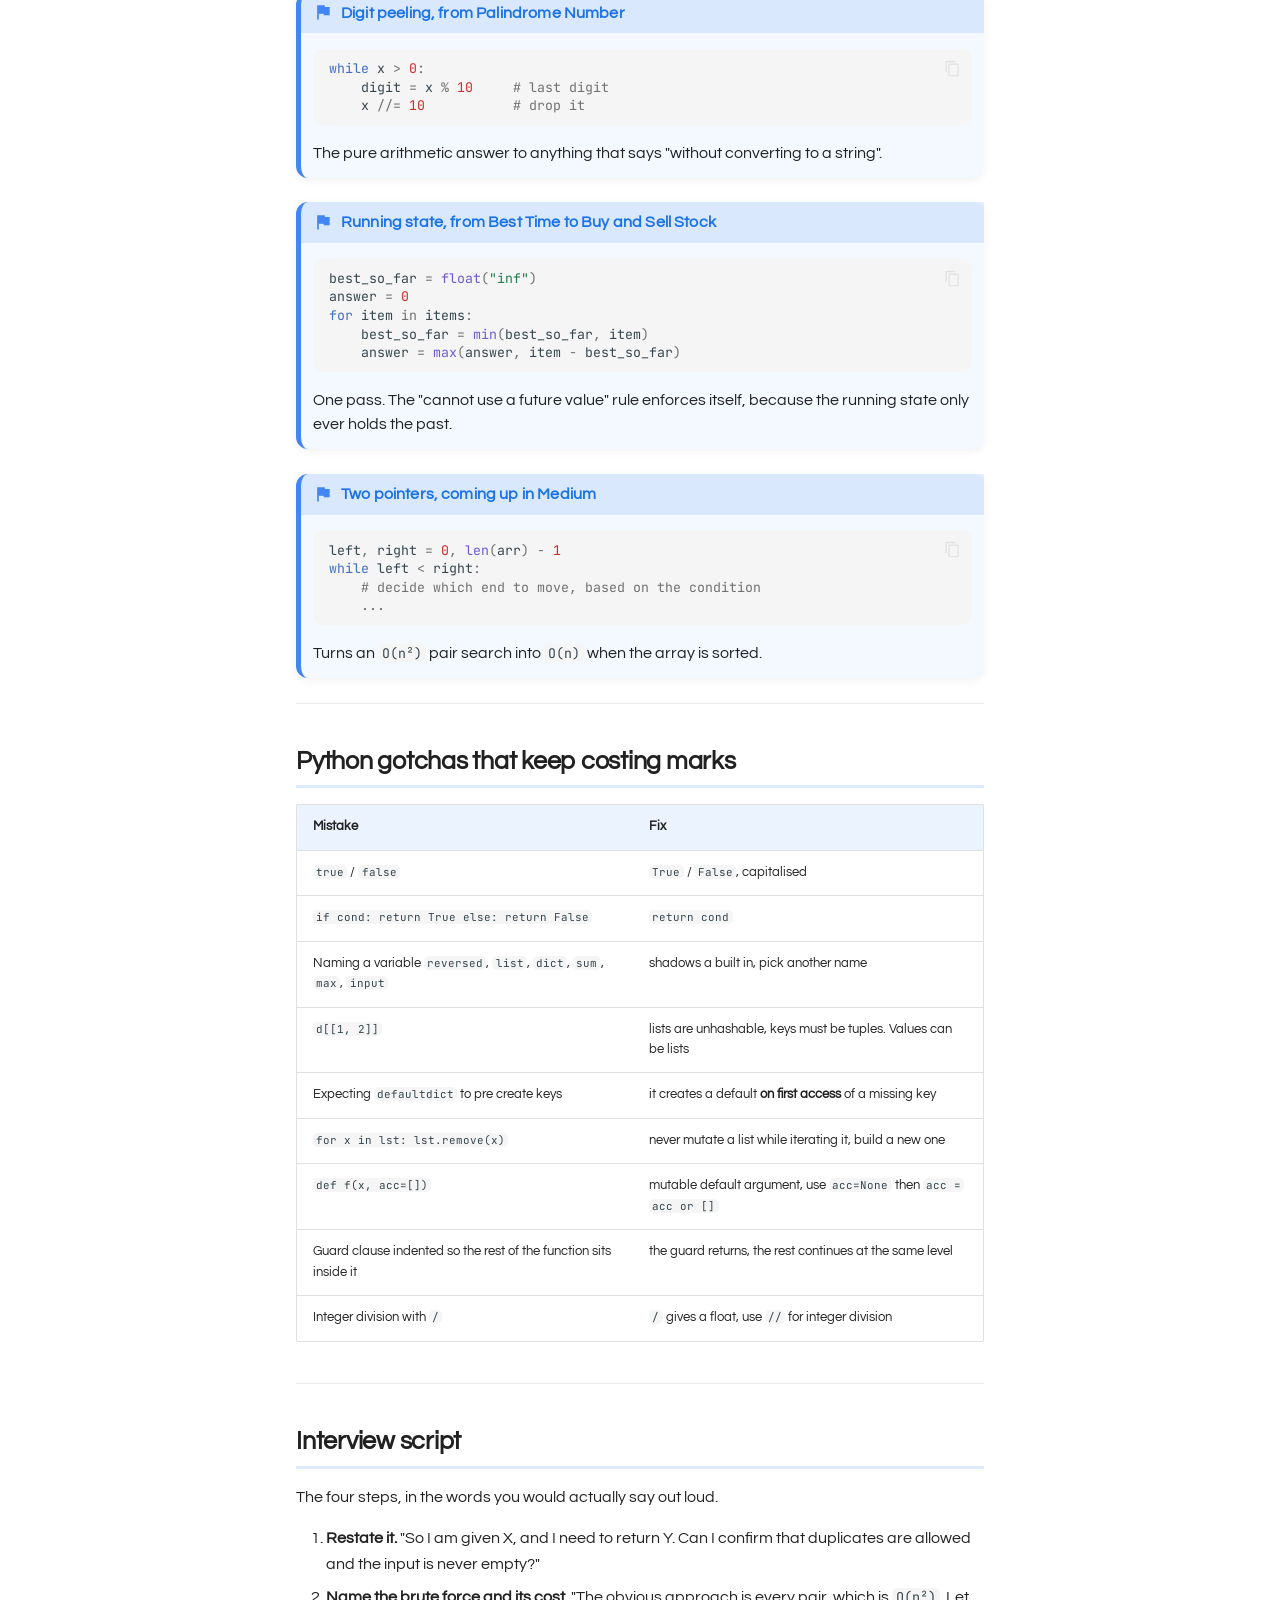
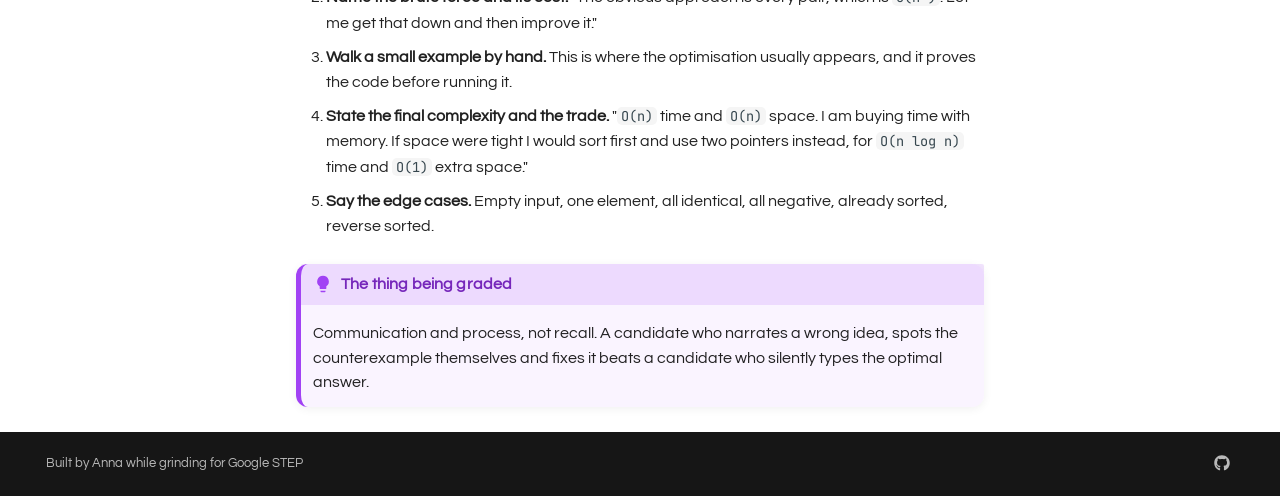
<file: cheatsheet/index.html>
<!doctype html>
<html lang="en" class="no-js">
  <head>
    
      <meta charset="utf-8">
      <meta name="viewport" content="width=device-width,initial-scale=1">
      
        <meta name="description" content="LeetCode worked solutions for Google STEP interview prep, plan then pseudocode then optimise">
      
      
        <meta name="author" content="Anna">
      
      
        <link rel="canonical" href="https://anp-exe.github.io/dsa-interview-prep/cheatsheet/">
      
      
        <link rel="prev" href="../hard/">
      
      
        <link rel="next" href="../template/">
      
      
        
      
      
      <link rel="icon" href="../assets/favicon.svg">
      <meta name="generator" content="mkdocs-1.6.1, mkdocs-material-9.7.7">
    
    
      
        <title>Complexity Cheat Sheet - anna</title>
      
    
    
      <link rel="stylesheet" href="../assets/stylesheets/main.ec1eaa64.min.css">
      
        
        <link rel="stylesheet" href="../assets/stylesheets/palette.ab4e12ef.min.css">
      
      


    
    
      
    
    
      
        
        
        <link rel="preconnect" href="https://fonts.gstatic.com" crossorigin>
        <link rel="stylesheet" href="https://fonts.googleapis.com/css?family=Questrial:300,300i,400,400i,700,700i%7CJetBrains+Mono:400,400i,700,700i&display=fallback">
        <style>:root{--md-text-font:"Questrial";--md-code-font:"JetBrains Mono"}</style>
      
    
    
      <link rel="stylesheet" href="../stylesheets/extra.css">
    
    <script>__md_scope=new URL("..",location),__md_hash=e=>[...e].reduce(((e,_)=>(e<<5)-e+_.charCodeAt(0)),0),__md_get=(e,_=localStorage,t=__md_scope)=>JSON.parse(_.getItem(t.pathname+"."+e)),__md_set=(e,_,t=localStorage,a=__md_scope)=>{try{t.setItem(a.pathname+"."+e,JSON.stringify(_))}catch(e){}}</script>
    
      

    
    
  </head>
  
  
    
    
      
    
    
    
    
    <body dir="ltr" data-md-color-scheme="default" data-md-color-primary="custom" data-md-color-accent="custom">
  
    
    <input class="md-toggle" data-md-toggle="drawer" type="checkbox" id="__drawer" autocomplete="off">
    <input class="md-toggle" data-md-toggle="search" type="checkbox" id="__search" autocomplete="off">
    <label class="md-overlay" for="__drawer"></label>
    <div data-md-component="skip">
      
        
        <a href="#complexity-cheat-sheet" class="md-skip">
          Skip to content
        </a>
      
    </div>
    <div data-md-component="announce">
      
    </div>
    
    
      

  

<header class="md-header md-header--shadow" data-md-component="header">
  <nav class="md-header__inner md-grid" aria-label="Header">
    <a href=".." title="anna" class="md-header__button md-logo" aria-label="anna" data-md-component="logo">
      
  <img src="../assets/logo.svg" alt="logo">

    </a>
    <label class="md-header__button md-icon" for="__drawer">
      
      <svg xmlns="http://www.w3.org/2000/svg" viewBox="0 0 24 24"><path d="M3 6h18v2H3zm0 5h18v2H3zm0 5h18v2H3z"/></svg>
    </label>
    <div class="md-header__title" data-md-component="header-title">
      <div class="md-header__ellipsis">
        <div class="md-header__topic">
          <span class="md-ellipsis">
            anna
          </span>
        </div>
        <div class="md-header__topic" data-md-component="header-topic">
          <span class="md-ellipsis">
            
              Complexity Cheat Sheet
            
          </span>
        </div>
      </div>
    </div>
    
      
        <form class="md-header__option" data-md-component="palette">
  
    
    
    
    <input class="md-option" data-md-color-media="" data-md-color-scheme="default" data-md-color-primary="custom" data-md-color-accent="custom"  aria-label="Switch to dark mode"  type="radio" name="__palette" id="__palette_0">
    
      <label class="md-header__button md-icon" title="Switch to dark mode" for="__palette_1" hidden>
        <svg xmlns="http://www.w3.org/2000/svg" viewBox="0 0 24 24"><path d="m17.75 4.09-2.53 1.94.91 3.06-2.63-1.81-2.63 1.81.91-3.06-2.53-1.94L12.44 4l1.06-3 1.06 3zm3.5 6.91-1.64 1.25.59 1.98-1.7-1.17-1.7 1.17.59-1.98L15.75 11l2.06-.05L18.5 9l.69 1.95zm-2.28 4.95c.83-.08 1.72 1.1 1.19 1.85-.32.45-.66.87-1.08 1.27C15.17 23 8.84 23 4.94 19.07c-3.91-3.9-3.91-10.24 0-14.14.4-.4.82-.76 1.27-1.08.75-.53 1.93.36 1.85 1.19-.27 2.86.69 5.83 2.89 8.02a9.96 9.96 0 0 0 8.02 2.89m-1.64 2.02a12.08 12.08 0 0 1-7.8-3.47c-2.17-2.19-3.33-5-3.49-7.82-2.81 3.14-2.7 7.96.31 10.98 3.02 3.01 7.84 3.12 10.98.31"/></svg>
      </label>
    
  
    
    
    
    <input class="md-option" data-md-color-media="" data-md-color-scheme="slate" data-md-color-primary="custom" data-md-color-accent="custom"  aria-label="Switch to light mode"  type="radio" name="__palette" id="__palette_1">
    
      <label class="md-header__button md-icon" title="Switch to light mode" for="__palette_0" hidden>
        <svg xmlns="http://www.w3.org/2000/svg" viewBox="0 0 24 24"><path d="M12 7a5 5 0 0 1 5 5 5 5 0 0 1-5 5 5 5 0 0 1-5-5 5 5 0 0 1 5-5m0 2a3 3 0 0 0-3 3 3 3 0 0 0 3 3 3 3 0 0 0 3-3 3 3 0 0 0-3-3m0-7 2.39 3.42C13.65 5.15 12.84 5 12 5s-1.65.15-2.39.42zM3.34 7l4.16-.35A7.2 7.2 0 0 0 5.94 8.5c-.44.74-.69 1.5-.83 2.29zm.02 10 1.76-3.77a7.131 7.131 0 0 0 2.38 4.14zM20.65 7l-1.77 3.79a7.02 7.02 0 0 0-2.38-4.15zm-.01 10-4.14.36c.59-.51 1.12-1.14 1.54-1.86.42-.73.69-1.5.83-2.29zM12 22l-2.41-3.44c.74.27 1.55.44 2.41.44.82 0 1.63-.17 2.37-.44z"/></svg>
      </label>
    
  
</form>
      
    
    
      <script>var palette=__md_get("__palette");if(palette&&palette.color){if("(prefers-color-scheme)"===palette.color.media){var media=matchMedia("(prefers-color-scheme: light)"),input=document.querySelector(media.matches?"[data-md-color-media='(prefers-color-scheme: light)']":"[data-md-color-media='(prefers-color-scheme: dark)']");palette.color.media=input.getAttribute("data-md-color-media"),palette.color.scheme=input.getAttribute("data-md-color-scheme"),palette.color.primary=input.getAttribute("data-md-color-primary"),palette.color.accent=input.getAttribute("data-md-color-accent")}for(var[key,value]of Object.entries(palette.color))document.body.setAttribute("data-md-color-"+key,value)}</script>
    
    
    
      
      
        <label class="md-header__button md-icon" for="__search">
          
          <svg xmlns="http://www.w3.org/2000/svg" viewBox="0 0 24 24"><path d="M9.5 3A6.5 6.5 0 0 1 16 9.5c0 1.61-.59 3.09-1.56 4.23l.27.27h.79l5 5-1.5 1.5-5-5v-.79l-.27-.27A6.52 6.52 0 0 1 9.5 16 6.5 6.5 0 0 1 3 9.5 6.5 6.5 0 0 1 9.5 3m0 2C7 5 5 7 5 9.5S7 14 9.5 14 14 12 14 9.5 12 5 9.5 5"/></svg>
        </label>
        <div class="md-search" data-md-component="search" role="dialog">
  <label class="md-search__overlay" for="__search"></label>
  <div class="md-search__inner" role="search">
    <form class="md-search__form" name="search">
      <input type="text" class="md-search__input" name="query" aria-label="Search" placeholder="Search" autocapitalize="off" autocorrect="off" autocomplete="off" spellcheck="false" data-md-component="search-query" required>
      <label class="md-search__icon md-icon" for="__search">
        
        <svg xmlns="http://www.w3.org/2000/svg" viewBox="0 0 24 24"><path d="M9.5 3A6.5 6.5 0 0 1 16 9.5c0 1.61-.59 3.09-1.56 4.23l.27.27h.79l5 5-1.5 1.5-5-5v-.79l-.27-.27A6.52 6.52 0 0 1 9.5 16 6.5 6.5 0 0 1 3 9.5 6.5 6.5 0 0 1 9.5 3m0 2C7 5 5 7 5 9.5S7 14 9.5 14 14 12 14 9.5 12 5 9.5 5"/></svg>
        
        <svg xmlns="http://www.w3.org/2000/svg" viewBox="0 0 24 24"><path d="M20 11v2H8l5.5 5.5-1.42 1.42L4.16 12l7.92-7.92L13.5 5.5 8 11z"/></svg>
      </label>
      <nav class="md-search__options" aria-label="Search">
        
        <button type="reset" class="md-search__icon md-icon" title="Clear" aria-label="Clear" tabindex="-1">
          
          <svg xmlns="http://www.w3.org/2000/svg" viewBox="0 0 24 24"><path d="M19 6.41 17.59 5 12 10.59 6.41 5 5 6.41 10.59 12 5 17.59 6.41 19 12 13.41 17.59 19 19 17.59 13.41 12z"/></svg>
        </button>
      </nav>
      
        <div class="md-search__suggest" data-md-component="search-suggest"></div>
      
    </form>
    <div class="md-search__output">
      <div class="md-search__scrollwrap" tabindex="0" data-md-scrollfix>
        <div class="md-search-result" data-md-component="search-result">
          <div class="md-search-result__meta">
            Initializing search
          </div>
          <ol class="md-search-result__list" role="presentation"></ol>
        </div>
      </div>
    </div>
  </div>
</div>
      
    
    
      <div class="md-header__source">
        <a href="https://github.com/anp-exe/dsa-interview-prep" title="Go to repository" class="md-source" data-md-component="source">
  <div class="md-source__icon md-icon">
    
    <svg xmlns="http://www.w3.org/2000/svg" viewBox="0 0 512 512"><!--! Font Awesome Free 7.1.0 by @fontawesome - https://fontawesome.com License - https://fontawesome.com/license/free (Icons: CC BY 4.0, Fonts: SIL OFL 1.1, Code: MIT License) Copyright 2025 Fonticons, Inc.--><path d="M173.9 397.4c0 2-2.3 3.6-5.2 3.6-3.3.3-5.6-1.3-5.6-3.6 0-2 2.3-3.6 5.2-3.6 3-.3 5.6 1.3 5.6 3.6m-31.1-4.5c-.7 2 1.3 4.3 4.3 4.9 2.6 1 5.6 0 6.2-2s-1.3-4.3-4.3-5.2c-2.6-.7-5.5.3-6.2 2.3m44.2-1.7c-2.9.7-4.9 2.6-4.6 4.9.3 2 2.9 3.3 5.9 2.6 2.9-.7 4.9-2.6 4.6-4.6-.3-1.9-3-3.2-5.9-2.9M252.8 8C114.1 8 8 113.3 8 252c0 110.9 69.8 205.8 169.5 239.2 12.8 2.3 17.3-5.6 17.3-12.1 0-6.2-.3-40.4-.3-61.4 0 0-70 15-84.7-29.8 0 0-11.4-29.1-27.8-36.6 0 0-22.9-15.7 1.6-15.4 0 0 24.9 2 38.6 25.8 21.9 38.6 58.6 27.5 72.9 20.9 2.3-16 8.8-27.1 16-33.7-55.9-6.2-112.3-14.3-112.3-110.5 0-27.5 7.6-41.3 23.6-58.9-2.6-6.5-11.1-33.3 2.6-67.9 20.9-6.5 69 27 69 27 20-5.6 41.5-8.5 62.8-8.5s42.8 2.9 62.8 8.5c0 0 48.1-33.6 69-27 13.7 34.7 5.2 61.4 2.6 67.9 16 17.7 25.8 31.5 25.8 58.9 0 96.5-58.9 104.2-114.8 110.5 9.2 7.9 17 22.9 17 46.4 0 33.7-.3 75.4-.3 83.6 0 6.5 4.6 14.4 17.3 12.1C436.2 457.8 504 362.9 504 252 504 113.3 391.5 8 252.8 8M105.2 352.9c-1.3 1-1 3.3.7 5.2 1.6 1.6 3.9 2.3 5.2 1 1.3-1 1-3.3-.7-5.2-1.6-1.6-3.9-2.3-5.2-1m-10.8-8.1c-.7 1.3.3 2.9 2.3 3.9 1.6 1 3.6.7 4.3-.7.7-1.3-.3-2.9-2.3-3.9-2-.6-3.6-.3-4.3.7m32.4 35.6c-1.6 1.3-1 4.3 1.3 6.2 2.3 2.3 5.2 2.6 6.5 1 1.3-1.3.7-4.3-1.3-6.2-2.2-2.3-5.2-2.6-6.5-1m-11.4-14.7c-1.6 1-1.6 3.6 0 5.9s4.3 3.3 5.6 2.3c1.6-1.3 1.6-3.9 0-6.2-1.4-2.3-4-3.3-5.6-2"/></svg>
  </div>
  <div class="md-source__repository">
    anp-exe/dsa-interview-prep
  </div>
</a>
      </div>
    
  </nav>
  
</header>
    
    <div class="md-container" data-md-component="container">
      
      
        
          
        
      
      <main class="md-main" data-md-component="main">
        <div class="md-main__inner md-grid">
          
            
              
              <div class="md-sidebar md-sidebar--primary" data-md-component="sidebar" data-md-type="navigation" >
                <div class="md-sidebar__scrollwrap">
                  <div class="md-sidebar__inner">
                    



<nav class="md-nav md-nav--primary" aria-label="Navigation" data-md-level="0">
  <label class="md-nav__title" for="__drawer">
    <a href=".." title="anna" class="md-nav__button md-logo" aria-label="anna" data-md-component="logo">
      
  <img src="../assets/logo.svg" alt="logo">

    </a>
    anna
  </label>
  
    <div class="md-nav__source">
      <a href="https://github.com/anp-exe/dsa-interview-prep" title="Go to repository" class="md-source" data-md-component="source">
  <div class="md-source__icon md-icon">
    
    <svg xmlns="http://www.w3.org/2000/svg" viewBox="0 0 512 512"><!--! Font Awesome Free 7.1.0 by @fontawesome - https://fontawesome.com License - https://fontawesome.com/license/free (Icons: CC BY 4.0, Fonts: SIL OFL 1.1, Code: MIT License) Copyright 2025 Fonticons, Inc.--><path d="M173.9 397.4c0 2-2.3 3.6-5.2 3.6-3.3.3-5.6-1.3-5.6-3.6 0-2 2.3-3.6 5.2-3.6 3-.3 5.6 1.3 5.6 3.6m-31.1-4.5c-.7 2 1.3 4.3 4.3 4.9 2.6 1 5.6 0 6.2-2s-1.3-4.3-4.3-5.2c-2.6-.7-5.5.3-6.2 2.3m44.2-1.7c-2.9.7-4.9 2.6-4.6 4.9.3 2 2.9 3.3 5.9 2.6 2.9-.7 4.9-2.6 4.6-4.6-.3-1.9-3-3.2-5.9-2.9M252.8 8C114.1 8 8 113.3 8 252c0 110.9 69.8 205.8 169.5 239.2 12.8 2.3 17.3-5.6 17.3-12.1 0-6.2-.3-40.4-.3-61.4 0 0-70 15-84.7-29.8 0 0-11.4-29.1-27.8-36.6 0 0-22.9-15.7 1.6-15.4 0 0 24.9 2 38.6 25.8 21.9 38.6 58.6 27.5 72.9 20.9 2.3-16 8.8-27.1 16-33.7-55.9-6.2-112.3-14.3-112.3-110.5 0-27.5 7.6-41.3 23.6-58.9-2.6-6.5-11.1-33.3 2.6-67.9 20.9-6.5 69 27 69 27 20-5.6 41.5-8.5 62.8-8.5s42.8 2.9 62.8 8.5c0 0 48.1-33.6 69-27 13.7 34.7 5.2 61.4 2.6 67.9 16 17.7 25.8 31.5 25.8 58.9 0 96.5-58.9 104.2-114.8 110.5 9.2 7.9 17 22.9 17 46.4 0 33.7-.3 75.4-.3 83.6 0 6.5 4.6 14.4 17.3 12.1C436.2 457.8 504 362.9 504 252 504 113.3 391.5 8 252.8 8M105.2 352.9c-1.3 1-1 3.3.7 5.2 1.6 1.6 3.9 2.3 5.2 1 1.3-1 1-3.3-.7-5.2-1.6-1.6-3.9-2.3-5.2-1m-10.8-8.1c-.7 1.3.3 2.9 2.3 3.9 1.6 1 3.6.7 4.3-.7.7-1.3-.3-2.9-2.3-3.9-2-.6-3.6-.3-4.3.7m32.4 35.6c-1.6 1.3-1 4.3 1.3 6.2 2.3 2.3 5.2 2.6 6.5 1 1.3-1.3.7-4.3-1.3-6.2-2.2-2.3-5.2-2.6-6.5-1m-11.4-14.7c-1.6 1-1.6 3.6 0 5.9s4.3 3.3 5.6 2.3c1.6-1.3 1.6-3.9 0-6.2-1.4-2.3-4-3.3-5.6-2"/></svg>
  </div>
  <div class="md-source__repository">
    anp-exe/dsa-interview-prep
  </div>
</a>
    </div>
  
  <ul class="md-nav__list" data-md-scrollfix>
    
      
      
  
  
  
  
    <li class="md-nav__item">
      <a href=".." class="md-nav__link">
        
  
  
  <span class="md-ellipsis">
    
  
    Home
  

    
  </span>
  
  

      </a>
    </li>
  

    
      
      
  
  
  
  
    
    
      
        
          
        
      
        
      
        
      
        
      
    
    
    
      
        
        
      
    
    
    <li class="md-nav__item md-nav__item--section md-nav__item--nested">
      
        
        
        <input class="md-nav__toggle md-toggle " type="checkbox" id="__nav_2" >
        
          
          <div class="md-nav__link md-nav__container">
            <a href="../easy/" class="md-nav__link ">
              
  
  
  <span class="md-ellipsis">
    
  
    Easy
  

    
  </span>
  
  

            </a>
            
              
              <label class="md-nav__link " for="__nav_2" id="__nav_2_label" tabindex="">
                <span class="md-nav__icon md-icon"></span>
              </label>
            
          </div>
        
        <nav class="md-nav" data-md-level="1" aria-labelledby="__nav_2_label" aria-expanded="false">
          <label class="md-nav__title" for="__nav_2">
            <span class="md-nav__icon md-icon"></span>
            
  
    Easy
  

          </label>
          <ul class="md-nav__list" data-md-scrollfix>
            
              
            
              
                
  
  
  
  
    <li class="md-nav__item">
      <a href="../easy/two-sum/" class="md-nav__link">
        
  
  
  <span class="md-ellipsis">
    
  
    Two Sum
  

    
  </span>
  
  

      </a>
    </li>
  

              
            
              
                
  
  
  
  
    <li class="md-nav__item">
      <a href="../easy/palindrome-number/" class="md-nav__link">
        
  
  
  <span class="md-ellipsis">
    
  
    Palindrome Number
  

    
  </span>
  
  

      </a>
    </li>
  

              
            
              
                
  
  
  
  
    <li class="md-nav__item">
      <a href="../easy/best-time-to-buy-and-sell-stock/" class="md-nav__link">
        
  
  
  <span class="md-ellipsis">
    
  
    Best Time to Buy and Sell Stock
  

    
  </span>
  
  

      </a>
    </li>
  

              
            
          </ul>
        </nav>
      
    </li>
  

    
      
      
  
  
  
  
    
    
      
        
          
        
      
    
    
    
      
        
        
      
    
    
    <li class="md-nav__item md-nav__item--section md-nav__item--nested">
      
        
        
        <input class="md-nav__toggle md-toggle " type="checkbox" id="__nav_3" >
        
          
          <div class="md-nav__link md-nav__container">
            <a href="../medium/" class="md-nav__link ">
              
  
  
  <span class="md-ellipsis">
    
  
    Medium
  

    
  </span>
  
  

            </a>
            
          </div>
        
        <nav class="md-nav" data-md-level="1" aria-labelledby="__nav_3_label" aria-expanded="false">
          <label class="md-nav__title" for="__nav_3">
            <span class="md-nav__icon md-icon"></span>
            
  
    Medium
  

          </label>
          <ul class="md-nav__list" data-md-scrollfix>
            
              
            
          </ul>
        </nav>
      
    </li>
  

    
      
      
  
  
  
  
    
    
      
        
          
        
      
    
    
    
      
        
        
      
    
    
    <li class="md-nav__item md-nav__item--section md-nav__item--nested">
      
        
        
        <input class="md-nav__toggle md-toggle " type="checkbox" id="__nav_4" >
        
          
          <div class="md-nav__link md-nav__container">
            <a href="../hard/" class="md-nav__link ">
              
  
  
  <span class="md-ellipsis">
    
  
    Hard
  

    
  </span>
  
  

            </a>
            
          </div>
        
        <nav class="md-nav" data-md-level="1" aria-labelledby="__nav_4_label" aria-expanded="false">
          <label class="md-nav__title" for="__nav_4">
            <span class="md-nav__icon md-icon"></span>
            
  
    Hard
  

          </label>
          <ul class="md-nav__list" data-md-scrollfix>
            
              
            
          </ul>
        </nav>
      
    </li>
  

    
      
      
  
  
    
  
  
  
    
    
      
        
      
        
      
    
    
    
      
        
        
      
    
    
    <li class="md-nav__item md-nav__item--active md-nav__item--section md-nav__item--nested">
      
        
        
        <input class="md-nav__toggle md-toggle " type="checkbox" id="__nav_5" checked>
        
          
          <label class="md-nav__link" for="__nav_5" id="__nav_5_label" tabindex="">
            
  
  
  <span class="md-ellipsis">
    
  
    Reference
  

    
  </span>
  
  

            <span class="md-nav__icon md-icon"></span>
          </label>
        
        <nav class="md-nav" data-md-level="1" aria-labelledby="__nav_5_label" aria-expanded="true">
          <label class="md-nav__title" for="__nav_5">
            <span class="md-nav__icon md-icon"></span>
            
  
    Reference
  

          </label>
          <ul class="md-nav__list" data-md-scrollfix>
            
              
                
  
  
    
  
  
  
    <li class="md-nav__item md-nav__item--active">
      
      <input class="md-nav__toggle md-toggle" type="checkbox" id="__toc">
      
      
        
      
      
        <label class="md-nav__link md-nav__link--active" for="__toc">
          
  
  
  <span class="md-ellipsis">
    
  
    Complexity Cheat Sheet
  

    
  </span>
  
  

          <span class="md-nav__icon md-icon"></span>
        </label>
      
      <a href="./" class="md-nav__link md-nav__link--active">
        
  
  
  <span class="md-ellipsis">
    
  
    Complexity Cheat Sheet
  

    
  </span>
  
  

      </a>
      
        

<nav class="md-nav md-nav--secondary" aria-label="Table of contents">
  
  
  
    
  
  
    <label class="md-nav__title" for="__toc">
      <span class="md-nav__icon md-icon"></span>
      Table of contents
    </label>
    <ul class="md-nav__list" data-md-component="toc" data-md-scrollfix>
      
        <li class="md-nav__item">
  <a href="#big-o-read-off-the-shape-of-the-code" class="md-nav__link">
    <span class="md-ellipsis">
      
        Big O, read off the shape of the code
      
    </span>
  </a>
  
</li>
      
        <li class="md-nav__item">
  <a href="#python-operation-costs" class="md-nav__link">
    <span class="md-ellipsis">
      
        Python operation costs
      
    </span>
  </a>
  
</li>
      
        <li class="md-nav__item">
  <a href="#pattern-picker" class="md-nav__link">
    <span class="md-ellipsis">
      
        Pattern picker
      
    </span>
  </a>
  
</li>
      
        <li class="md-nav__item">
  <a href="#the-four-patterns-already-met" class="md-nav__link">
    <span class="md-ellipsis">
      
        The four patterns already met
      
    </span>
  </a>
  
</li>
      
        <li class="md-nav__item">
  <a href="#python-gotchas-that-keep-costing-marks" class="md-nav__link">
    <span class="md-ellipsis">
      
        Python gotchas that keep costing marks
      
    </span>
  </a>
  
</li>
      
        <li class="md-nav__item">
  <a href="#interview-script" class="md-nav__link">
    <span class="md-ellipsis">
      
        Interview script
      
    </span>
  </a>
  
</li>
      
    </ul>
  
</nav>
      
    </li>
  

              
            
              
                
  
  
  
  
    <li class="md-nav__item">
      <a href="../template/" class="md-nav__link">
        
  
  
  <span class="md-ellipsis">
    
  
    Problem Template
  

    
  </span>
  
  

      </a>
    </li>
  

              
            
          </ul>
        </nav>
      
    </li>
  

    
  </ul>
</nav>
                  </div>
                </div>
              </div>
            
            
              
              <div class="md-sidebar md-sidebar--secondary" data-md-component="sidebar" data-md-type="toc" >
                <div class="md-sidebar__scrollwrap">
                  <div class="md-sidebar__inner">
                    

<nav class="md-nav md-nav--secondary" aria-label="Table of contents">
  
  
  
    
  
  
    <label class="md-nav__title" for="__toc">
      <span class="md-nav__icon md-icon"></span>
      Table of contents
    </label>
    <ul class="md-nav__list" data-md-component="toc" data-md-scrollfix>
      
        <li class="md-nav__item">
  <a href="#big-o-read-off-the-shape-of-the-code" class="md-nav__link">
    <span class="md-ellipsis">
      
        Big O, read off the shape of the code
      
    </span>
  </a>
  
</li>
      
        <li class="md-nav__item">
  <a href="#python-operation-costs" class="md-nav__link">
    <span class="md-ellipsis">
      
        Python operation costs
      
    </span>
  </a>
  
</li>
      
        <li class="md-nav__item">
  <a href="#pattern-picker" class="md-nav__link">
    <span class="md-ellipsis">
      
        Pattern picker
      
    </span>
  </a>
  
</li>
      
        <li class="md-nav__item">
  <a href="#the-four-patterns-already-met" class="md-nav__link">
    <span class="md-ellipsis">
      
        The four patterns already met
      
    </span>
  </a>
  
</li>
      
        <li class="md-nav__item">
  <a href="#python-gotchas-that-keep-costing-marks" class="md-nav__link">
    <span class="md-ellipsis">
      
        Python gotchas that keep costing marks
      
    </span>
  </a>
  
</li>
      
        <li class="md-nav__item">
  <a href="#interview-script" class="md-nav__link">
    <span class="md-ellipsis">
      
        Interview script
      
    </span>
  </a>
  
</li>
      
    </ul>
  
</nav>
                  </div>
                </div>
              </div>
            
          
          
            <div class="md-content" data-md-component="content">
              
              <article class="md-content__inner md-typeset">
                
                  


  
  


<h1 id="complexity-cheat-sheet">Complexity Cheat Sheet<a class="headerlink" href="#complexity-cheat-sheet" title="Link to this section">&para;</a></h1>
<p>Everything worth having in your head before an interview, on one page.</p>
<hr />
<h2 id="big-o-read-off-the-shape-of-the-code">Big O, read off the shape of the code<a class="headerlink" href="#big-o-read-off-the-shape-of-the-code" title="Link to this section">&para;</a></h2>
<table>
<thead>
<tr>
<th>You see</th>
<th>Complexity</th>
<th>Name</th>
<th>Feels like</th>
</tr>
</thead>
<tbody>
<tr>
<td>Arithmetic, a dict lookup, a list index</td>
<td><code>O(1)</code></td>
<td>constant</td>
<td>instant</td>
</tr>
<tr>
<td>Repeatedly halving the input</td>
<td><code>O(log n)</code></td>
<td>logarithmic</td>
<td>binary search</td>
</tr>
<tr>
<td>One loop over <code>n</code></td>
<td><code>O(n)</code></td>
<td>linear</td>
<td>one pass</td>
</tr>
<tr>
<td>A sort, or a loop that does a <code>log n</code> job each time</td>
<td><code>O(n log n)</code></td>
<td>linearithmic</td>
<td><code>sorted()</code></td>
</tr>
<tr>
<td>Two nested loops over <code>n</code></td>
<td><code>O(n²)</code></td>
<td>quadratic</td>
<td>every pair</td>
</tr>
<tr>
<td>Every subset</td>
<td><code>O(2ⁿ)</code></td>
<td>exponential</td>
<td>avoid</td>
</tr>
<tr>
<td>Every ordering</td>
<td><code>O(n!)</code></td>
<td>factorial</td>
<td>really avoid</td>
</tr>
</tbody>
</table>
<div class="admonition insight">
<p class="admonition-title">The rule that generates all of these</p>
<p><code>log</code> appears when something <strong>halves</strong>. <code>n</code> appears when you <strong>touch each item once</strong>. <code>n²</code> appears when you <strong>pair each item with each item</strong>. Ask which of the three the code is doing and you have the answer without memorising anything.</p>
</div>
<div class="admonition gotcha">
<p class="admonition-title">Complexity mistakes that are easy to make</p>
<ul>
<li>A loop nested inside a loop is <code>n²</code> <strong>even when the inner loop looks short</strong>, unless it is bounded by a constant.</li>
<li><code>min()</code>, <code>max()</code>, <code>sum()</code>, <code>in list</code>, <code>list.index()</code> and slicing are each a <strong>full pass</strong>. Four of them in a row is four passes, still <code>O(n)</code>, but if the problem wants one pass you have not delivered it.</li>
<li><code>x in some_list</code> is <code>O(n)</code>. <code>x in some_set</code> and <code>x in some_dict</code> are <code>O(1)</code>. This one distinction fixes an enormous number of timeouts.</li>
<li>Building a string with <code>s += ...</code> inside a loop is <code>O(n²)</code> in Python. Append to a list and <code>"".join()</code> it at the end.</li>
<li>Recursion costs stack space. <code>O(1)</code> extra space means no recursion either.</li>
</ul>
</div>
<hr />
<h2 id="python-operation-costs">Python operation costs<a class="headerlink" href="#python-operation-costs" title="Link to this section">&para;</a></h2>
<table>
<thead>
<tr>
<th>Operation</th>
<th>Cost</th>
</tr>
</thead>
<tbody>
<tr>
<td><code>d[key]</code>, <code>key in d</code>, <code>d[key] = v</code></td>
<td><code>O(1)</code> average</td>
</tr>
<tr>
<td><code>s.add(x)</code>, <code>x in s</code> (set)</td>
<td><code>O(1)</code> average</td>
</tr>
<tr>
<td><code>lst[i]</code>, <code>lst.append(x)</code>, <code>lst.pop()</code></td>
<td><code>O(1)</code></td>
</tr>
<tr>
<td><code>lst.pop(0)</code>, <code>lst.insert(0, x)</code></td>
<td><code>O(n)</code>, shifts everything</td>
</tr>
<tr>
<td><code>x in lst</code>, <code>lst.index(x)</code>, <code>lst.count(x)</code></td>
<td><code>O(n)</code></td>
</tr>
<tr>
<td><code>lst[a:b]</code></td>
<td><code>O(b - a)</code>, it copies</td>
</tr>
<tr>
<td><code>sorted(lst)</code>, <code>lst.sort()</code></td>
<td><code>O(n log n)</code></td>
</tr>
<tr>
<td><code>min(lst)</code>, <code>max(lst)</code>, <code>sum(lst)</code></td>
<td><code>O(n)</code></td>
</tr>
<tr>
<td><code>heapq.heappush</code> / <code>heappop</code></td>
<td><code>O(log n)</code></td>
</tr>
<tr>
<td><code>collections.deque.popleft()</code></td>
<td><code>O(1)</code>, use this instead of <code>lst.pop(0)</code></td>
</tr>
</tbody>
</table>
<hr />
<h2 id="pattern-picker">Pattern picker<a class="headerlink" href="#pattern-picker" title="Link to this section">&para;</a></h2>
<p>Read the problem, match the phrase, reach for the tool.</p>
<table>
<thead>
<tr>
<th>The problem says</th>
<th>Reach for</th>
<th>Typical cost</th>
</tr>
</thead>
<tbody>
<tr>
<td>"find two things that sum to", "have I seen this", "find the duplicate"</td>
<td><strong>hash map or set</strong></td>
<td><code>O(n)</code></td>
</tr>
<tr>
<td>"sorted array", "find the position of"</td>
<td><strong>binary search</strong></td>
<td><code>O(log n)</code></td>
</tr>
<tr>
<td>"pair from a sorted array", "from both ends", "reverse in place"</td>
<td><strong>two pointers</strong></td>
<td><code>O(n)</code></td>
</tr>
<tr>
<td>"longest / shortest substring or subarray with a property"</td>
<td><strong>sliding window</strong></td>
<td><code>O(n)</code></td>
</tr>
<tr>
<td>"maximum so far", "cannot go backwards in time", "best up to here"</td>
<td><strong>running state, greedy</strong></td>
<td><code>O(n)</code></td>
</tr>
<tr>
<td>"top k", "k largest", "merge k sorted"</td>
<td><strong>heap</strong></td>
<td><code>O(n log k)</code></td>
</tr>
<tr>
<td>"matching brackets", "undo", "most recent"</td>
<td><strong>stack</strong></td>
<td><code>O(n)</code></td>
</tr>
<tr>
<td>"shortest path in unweighted graph", "level by level"</td>
<td><strong>BFS with a deque</strong></td>
<td><code>O(V + E)</code></td>
</tr>
<tr>
<td>"all paths", "connected components", "flood fill"</td>
<td><strong>DFS or recursion</strong></td>
<td><code>O(V + E)</code></td>
</tr>
<tr>
<td>"count the ways", "min cost to reach", "overlapping subproblems"</td>
<td><strong>dynamic programming</strong></td>
<td>usually <code>O(n)</code> or <code>O(n²)</code></td>
</tr>
<tr>
<td>"prefix", "autocomplete", "shared start of words"</td>
<td><strong>trie</strong></td>
<td><code>O(word length)</code></td>
</tr>
<tr>
<td>"overlapping ranges", "meeting rooms"</td>
<td><strong>sort by start, then sweep</strong></td>
<td><code>O(n log n)</code></td>
</tr>
</tbody>
</table>
<hr />
<h2 id="the-four-patterns-already-met">The four patterns already met<a class="headerlink" href="#the-four-patterns-already-met" title="Link to this section">&para;</a></h2>
<div class="admonition plan">
<p class="admonition-title">Hash map complement, from Two Sum</p>
<div class="highlight"><pre><span></span><code><span id="__span-0-1"><a id="__codelineno-0-1" name="__codelineno-0-1" href="#__codelineno-0-1"></a><span class="n">seen</span> <span class="o">=</span> <span class="p">{}</span>
</span><span id="__span-0-2"><a id="__codelineno-0-2" name="__codelineno-0-2" href="#__codelineno-0-2"></a><span class="k">for</span> <span class="n">i</span><span class="p">,</span> <span class="n">num</span> <span class="ow">in</span> <span class="nb">enumerate</span><span class="p">(</span><span class="n">nums</span><span class="p">):</span>
</span><span id="__span-0-3"><a id="__codelineno-0-3" name="__codelineno-0-3" href="#__codelineno-0-3"></a>    <span class="k">if</span> <span class="n">target</span> <span class="o">-</span> <span class="n">num</span> <span class="ow">in</span> <span class="n">seen</span><span class="p">:</span>
</span><span id="__span-0-4"><a id="__codelineno-0-4" name="__codelineno-0-4" href="#__codelineno-0-4"></a>        <span class="k">return</span> <span class="p">[</span><span class="n">seen</span><span class="p">[</span><span class="n">target</span> <span class="o">-</span> <span class="n">num</span><span class="p">],</span> <span class="n">i</span><span class="p">]</span>
</span><span id="__span-0-5"><a id="__codelineno-0-5" name="__codelineno-0-5" href="#__codelineno-0-5"></a>    <span class="n">seen</span><span class="p">[</span><span class="n">num</span><span class="p">]</span> <span class="o">=</span> <span class="n">i</span>
</span></code></pre></div>
<p>Store as you go, check <strong>before</strong> you store. Anything in the map is guaranteed to be an earlier element.</p>
</div>
<div class="admonition plan">
<p class="admonition-title">Digit peeling, from Palindrome Number</p>
<div class="highlight"><pre><span></span><code><span id="__span-1-1"><a id="__codelineno-1-1" name="__codelineno-1-1" href="#__codelineno-1-1"></a><span class="k">while</span> <span class="n">x</span> <span class="o">&gt;</span> <span class="mi">0</span><span class="p">:</span>
</span><span id="__span-1-2"><a id="__codelineno-1-2" name="__codelineno-1-2" href="#__codelineno-1-2"></a>    <span class="n">digit</span> <span class="o">=</span> <span class="n">x</span> <span class="o">%</span> <span class="mi">10</span>     <span class="c1"># last digit</span>
</span><span id="__span-1-3"><a id="__codelineno-1-3" name="__codelineno-1-3" href="#__codelineno-1-3"></a>    <span class="n">x</span> <span class="o">//=</span> <span class="mi">10</span>           <span class="c1"># drop it</span>
</span></code></pre></div>
<p>The pure arithmetic answer to anything that says "without converting to a string".</p>
</div>
<div class="admonition plan">
<p class="admonition-title">Running state, from Best Time to Buy and Sell Stock</p>
<div class="highlight"><pre><span></span><code><span id="__span-2-1"><a id="__codelineno-2-1" name="__codelineno-2-1" href="#__codelineno-2-1"></a><span class="n">best_so_far</span> <span class="o">=</span> <span class="nb">float</span><span class="p">(</span><span class="s2">"inf"</span><span class="p">)</span>
</span><span id="__span-2-2"><a id="__codelineno-2-2" name="__codelineno-2-2" href="#__codelineno-2-2"></a><span class="n">answer</span> <span class="o">=</span> <span class="mi">0</span>
</span><span id="__span-2-3"><a id="__codelineno-2-3" name="__codelineno-2-3" href="#__codelineno-2-3"></a><span class="k">for</span> <span class="n">item</span> <span class="ow">in</span> <span class="n">items</span><span class="p">:</span>
</span><span id="__span-2-4"><a id="__codelineno-2-4" name="__codelineno-2-4" href="#__codelineno-2-4"></a>    <span class="n">best_so_far</span> <span class="o">=</span> <span class="nb">min</span><span class="p">(</span><span class="n">best_so_far</span><span class="p">,</span> <span class="n">item</span><span class="p">)</span>
</span><span id="__span-2-5"><a id="__codelineno-2-5" name="__codelineno-2-5" href="#__codelineno-2-5"></a>    <span class="n">answer</span> <span class="o">=</span> <span class="nb">max</span><span class="p">(</span><span class="n">answer</span><span class="p">,</span> <span class="n">item</span> <span class="o">-</span> <span class="n">best_so_far</span><span class="p">)</span>
</span></code></pre></div>
<p>One pass. The "cannot use a future value" rule enforces itself, because the running state only ever holds the past.</p>
</div>
<div class="admonition plan">
<p class="admonition-title">Two pointers, coming up in Medium</p>
<div class="highlight"><pre><span></span><code><span id="__span-3-1"><a id="__codelineno-3-1" name="__codelineno-3-1" href="#__codelineno-3-1"></a><span class="n">left</span><span class="p">,</span> <span class="n">right</span> <span class="o">=</span> <span class="mi">0</span><span class="p">,</span> <span class="nb">len</span><span class="p">(</span><span class="n">arr</span><span class="p">)</span> <span class="o">-</span> <span class="mi">1</span>
</span><span id="__span-3-2"><a id="__codelineno-3-2" name="__codelineno-3-2" href="#__codelineno-3-2"></a><span class="k">while</span> <span class="n">left</span> <span class="o">&lt;</span> <span class="n">right</span><span class="p">:</span>
</span><span id="__span-3-3"><a id="__codelineno-3-3" name="__codelineno-3-3" href="#__codelineno-3-3"></a>    <span class="c1"># decide which end to move, based on the condition</span>
</span><span id="__span-3-4"><a id="__codelineno-3-4" name="__codelineno-3-4" href="#__codelineno-3-4"></a>    <span class="o">...</span>
</span></code></pre></div>
<p>Turns an <code>O(n²)</code> pair search into <code>O(n)</code> when the array is sorted.</p>
</div>
<hr />
<h2 id="python-gotchas-that-keep-costing-marks">Python gotchas that keep costing marks<a class="headerlink" href="#python-gotchas-that-keep-costing-marks" title="Link to this section">&para;</a></h2>
<table>
<thead>
<tr>
<th>Mistake</th>
<th>Fix</th>
</tr>
</thead>
<tbody>
<tr>
<td><code>true</code> / <code>false</code></td>
<td><code>True</code> / <code>False</code>, capitalised</td>
</tr>
<tr>
<td><code>if cond: return True else: return False</code></td>
<td><code>return cond</code></td>
</tr>
<tr>
<td>Naming a variable <code>reversed</code>, <code>list</code>, <code>dict</code>, <code>sum</code>, <code>max</code>, <code>input</code></td>
<td>shadows a built in, pick another name</td>
</tr>
<tr>
<td><code>d[[1, 2]]</code></td>
<td>lists are unhashable, keys must be tuples. Values can be lists</td>
</tr>
<tr>
<td>Expecting <code>defaultdict</code> to pre create keys</td>
<td>it creates a default <strong>on first access</strong> of a missing key</td>
</tr>
<tr>
<td><code>for x in lst: lst.remove(x)</code></td>
<td>never mutate a list while iterating it, build a new one</td>
</tr>
<tr>
<td><code>def f(x, acc=[])</code></td>
<td>mutable default argument, use <code>acc=None</code> then <code>acc = acc or []</code></td>
</tr>
<tr>
<td>Guard clause indented so the rest of the function sits inside it</td>
<td>the guard returns, the rest continues at the same level</td>
</tr>
<tr>
<td>Integer division with <code>/</code></td>
<td><code>/</code> gives a float, use <code>//</code> for integer division</td>
</tr>
</tbody>
</table>
<hr />
<h2 id="interview-script">Interview script<a class="headerlink" href="#interview-script" title="Link to this section">&para;</a></h2>
<p>The four steps, in the words you would actually say out loud.</p>
<ol>
<li><strong>Restate it.</strong> "So I am given X, and I need to return Y. Can I confirm that duplicates are allowed and the input is never empty?"</li>
<li><strong>Name the brute force and its cost.</strong> "The obvious approach is every pair, which is <code>O(n²)</code>. Let me get that down and then improve it."</li>
<li><strong>Walk a small example by hand.</strong> This is where the optimisation usually appears, and it proves the code before running it.</li>
<li><strong>State the final complexity and the trade.</strong> "<code>O(n)</code> time and <code>O(n)</code> space. I am buying time with memory. If space were tight I would sort first and use two pointers instead, for <code>O(n log n)</code> time and <code>O(1)</code> extra space."</li>
<li><strong>Say the edge cases.</strong> Empty input, one element, all identical, all negative, already sorted, reverse sorted.</li>
</ol>
<div class="admonition insight">
<p class="admonition-title">The thing being graded</p>
<p>Communication and process, not recall. A candidate who narrates a wrong idea, spots the counterexample themselves and fixes it beats a candidate who silently types the optimal answer.</p>
</div>












                
              </article>
            </div>
          
          
<script>var target=document.getElementById(location.hash.slice(1));target&&target.name&&(target.checked=target.name.startsWith("__tabbed_"))</script>
        </div>
        
          <button type="button" class="md-top md-icon" data-md-component="top" hidden>
  
  <svg xmlns="http://www.w3.org/2000/svg" viewBox="0 0 24 24"><path d="M13 20h-2V8l-5.5 5.5-1.42-1.42L12 4.16l7.92 7.92-1.42 1.42L13 8z"/></svg>
  Back to top
</button>
        
      </main>
      
        <footer class="md-footer">
  
  <div class="md-footer-meta md-typeset">
    <div class="md-footer-meta__inner md-grid">
      <div class="md-copyright">
  
    <div class="md-copyright__highlight">
      Built by Anna while grinding for Google STEP
    </div>
  
  
</div>
      
        
<div class="md-social">
  
    
    
    
    
      
      
    
    <a href="https://github.com/anp-exe" target="_blank" rel="noopener" title="github.com" class="md-social__link">
      <svg xmlns="http://www.w3.org/2000/svg" viewBox="0 0 512 512"><!--! Font Awesome Free 7.1.0 by @fontawesome - https://fontawesome.com License - https://fontawesome.com/license/free (Icons: CC BY 4.0, Fonts: SIL OFL 1.1, Code: MIT License) Copyright 2025 Fonticons, Inc.--><path d="M173.9 397.4c0 2-2.3 3.6-5.2 3.6-3.3.3-5.6-1.3-5.6-3.6 0-2 2.3-3.6 5.2-3.6 3-.3 5.6 1.3 5.6 3.6m-31.1-4.5c-.7 2 1.3 4.3 4.3 4.9 2.6 1 5.6 0 6.2-2s-1.3-4.3-4.3-5.2c-2.6-.7-5.5.3-6.2 2.3m44.2-1.7c-2.9.7-4.9 2.6-4.6 4.9.3 2 2.9 3.3 5.9 2.6 2.9-.7 4.9-2.6 4.6-4.6-.3-1.9-3-3.2-5.9-2.9M252.8 8C114.1 8 8 113.3 8 252c0 110.9 69.8 205.8 169.5 239.2 12.8 2.3 17.3-5.6 17.3-12.1 0-6.2-.3-40.4-.3-61.4 0 0-70 15-84.7-29.8 0 0-11.4-29.1-27.8-36.6 0 0-22.9-15.7 1.6-15.4 0 0 24.9 2 38.6 25.8 21.9 38.6 58.6 27.5 72.9 20.9 2.3-16 8.8-27.1 16-33.7-55.9-6.2-112.3-14.3-112.3-110.5 0-27.5 7.6-41.3 23.6-58.9-2.6-6.5-11.1-33.3 2.6-67.9 20.9-6.5 69 27 69 27 20-5.6 41.5-8.5 62.8-8.5s42.8 2.9 62.8 8.5c0 0 48.1-33.6 69-27 13.7 34.7 5.2 61.4 2.6 67.9 16 17.7 25.8 31.5 25.8 58.9 0 96.5-58.9 104.2-114.8 110.5 9.2 7.9 17 22.9 17 46.4 0 33.7-.3 75.4-.3 83.6 0 6.5 4.6 14.4 17.3 12.1C436.2 457.8 504 362.9 504 252 504 113.3 391.5 8 252.8 8M105.2 352.9c-1.3 1-1 3.3.7 5.2 1.6 1.6 3.9 2.3 5.2 1 1.3-1 1-3.3-.7-5.2-1.6-1.6-3.9-2.3-5.2-1m-10.8-8.1c-.7 1.3.3 2.9 2.3 3.9 1.6 1 3.6.7 4.3-.7.7-1.3-.3-2.9-2.3-3.9-2-.6-3.6-.3-4.3.7m32.4 35.6c-1.6 1.3-1 4.3 1.3 6.2 2.3 2.3 5.2 2.6 6.5 1 1.3-1.3.7-4.3-1.3-6.2-2.2-2.3-5.2-2.6-6.5-1m-11.4-14.7c-1.6 1-1.6 3.6 0 5.9s4.3 3.3 5.6 2.3c1.6-1.3 1.6-3.9 0-6.2-1.4-2.3-4-3.3-5.6-2"/></svg>
    </a>
  
</div>
      
    </div>
  </div>
</footer>
      
    </div>
    <div class="md-dialog" data-md-component="dialog">
      <div class="md-dialog__inner md-typeset"></div>
    </div>
    
    
    
      
      
      <script id="__config" type="application/json">{"annotate": null, "base": "..", "features": ["navigation.instant", "navigation.tracking", "navigation.top", "navigation.sections", "navigation.indexes", "content.code.copy", "content.code.annotate", "search.highlight", "search.suggest"], "search": "../assets/javascripts/workers/search.2c215733.min.js", "tags": null, "translations": {"clipboard.copied": "Copied to clipboard", "clipboard.copy": "Copy to clipboard", "search.result.more.one": "1 more on this page", "search.result.more.other": "# more on this page", "search.result.none": "No matching documents", "search.result.one": "1 matching document", "search.result.other": "# matching documents", "search.result.placeholder": "Type to start searching", "search.result.term.missing": "Missing", "select.version": "Select version"}, "version": null}</script>
    
    
      <script src="../assets/javascripts/bundle.d7400e89.min.js"></script>
      
        <script src="../javascripts/wordmark.js"></script>
      
    
  </body>
</html>
</file>
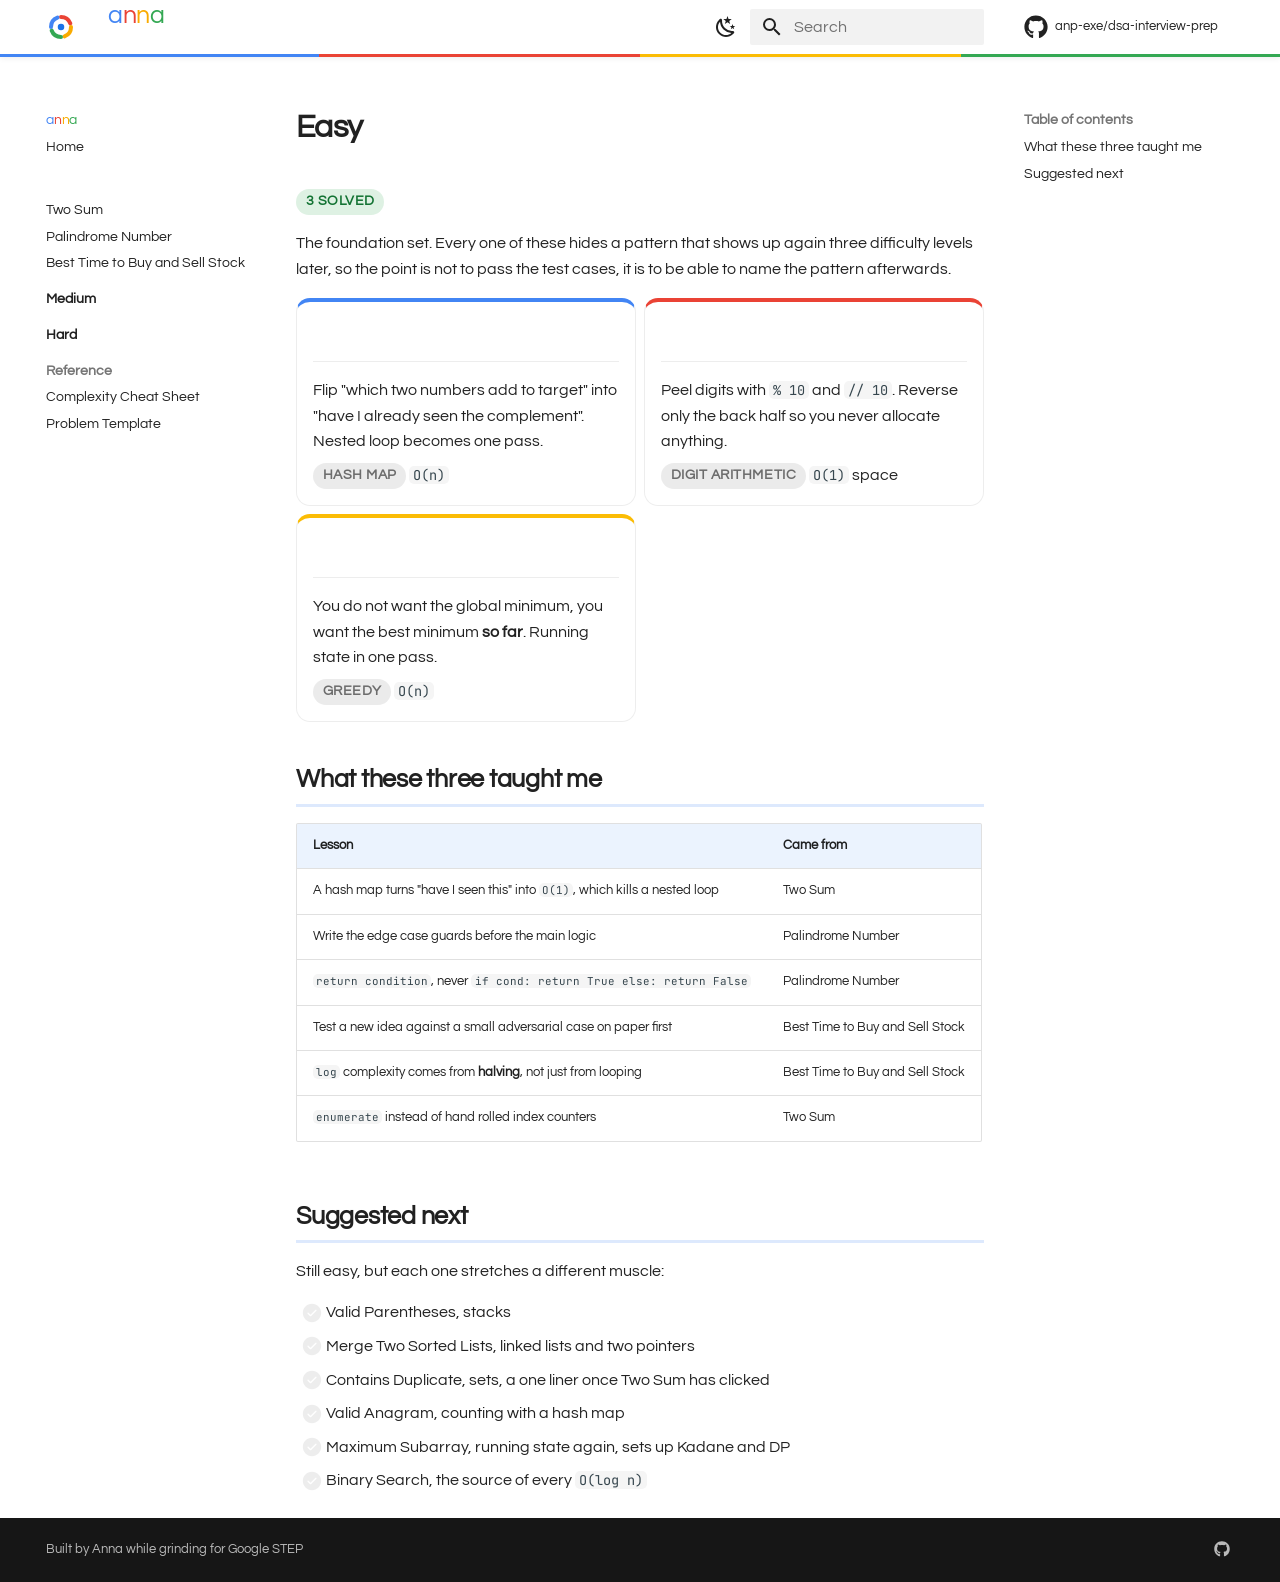
<file: easy/index.html>
<!doctype html>
<html lang="en" class="no-js">
  <head>
    
      <meta charset="utf-8">
      <meta name="viewport" content="width=device-width,initial-scale=1">
      
        <meta name="description" content="LeetCode worked solutions for Google STEP interview prep, plan then pseudocode then optimise">
      
      
        <meta name="author" content="Anna">
      
      
        <link rel="canonical" href="https://anp-exe.github.io/dsa-interview-prep/easy/">
      
      
        <link rel="prev" href="..">
      
      
        <link rel="next" href="two-sum/">
      
      
        
      
      
      <link rel="icon" href="../assets/favicon.svg">
      <meta name="generator" content="mkdocs-1.6.1, mkdocs-material-9.7.7">
    
    
      
        <title>Easy - anna</title>
      
    
    
      <link rel="stylesheet" href="../assets/stylesheets/main.ec1eaa64.min.css">
      
        
        <link rel="stylesheet" href="../assets/stylesheets/palette.ab4e12ef.min.css">
      
      


    
    
      
    
    
      
        
        
        <link rel="preconnect" href="https://fonts.gstatic.com" crossorigin>
        <link rel="stylesheet" href="https://fonts.googleapis.com/css?family=Questrial:300,300i,400,400i,700,700i%7CJetBrains+Mono:400,400i,700,700i&display=fallback">
        <style>:root{--md-text-font:"Questrial";--md-code-font:"JetBrains Mono"}</style>
      
    
    
      <link rel="stylesheet" href="../stylesheets/extra.css">
    
    <script>__md_scope=new URL("..",location),__md_hash=e=>[...e].reduce(((e,_)=>(e<<5)-e+_.charCodeAt(0)),0),__md_get=(e,_=localStorage,t=__md_scope)=>JSON.parse(_.getItem(t.pathname+"."+e)),__md_set=(e,_,t=localStorage,a=__md_scope)=>{try{t.setItem(a.pathname+"."+e,JSON.stringify(_))}catch(e){}}</script>
    
      

    
    
  </head>
  
  
    
    
      
    
    
    
    
    <body dir="ltr" data-md-color-scheme="default" data-md-color-primary="custom" data-md-color-accent="custom">
  
    
    <input class="md-toggle" data-md-toggle="drawer" type="checkbox" id="__drawer" autocomplete="off">
    <input class="md-toggle" data-md-toggle="search" type="checkbox" id="__search" autocomplete="off">
    <label class="md-overlay" for="__drawer"></label>
    <div data-md-component="skip">
      
        
        <a href="#easy" class="md-skip">
          Skip to content
        </a>
      
    </div>
    <div data-md-component="announce">
      
    </div>
    
    
      

  

<header class="md-header md-header--shadow" data-md-component="header">
  <nav class="md-header__inner md-grid" aria-label="Header">
    <a href=".." title="anna" class="md-header__button md-logo" aria-label="anna" data-md-component="logo">
      
  <img src="../assets/logo.svg" alt="logo">

    </a>
    <label class="md-header__button md-icon" for="__drawer">
      
      <svg xmlns="http://www.w3.org/2000/svg" viewBox="0 0 24 24"><path d="M3 6h18v2H3zm0 5h18v2H3zm0 5h18v2H3z"/></svg>
    </label>
    <div class="md-header__title" data-md-component="header-title">
      <div class="md-header__ellipsis">
        <div class="md-header__topic">
          <span class="md-ellipsis">
            anna
          </span>
        </div>
        <div class="md-header__topic" data-md-component="header-topic">
          <span class="md-ellipsis">
            
              Easy
            
          </span>
        </div>
      </div>
    </div>
    
      
        <form class="md-header__option" data-md-component="palette">
  
    
    
    
    <input class="md-option" data-md-color-media="" data-md-color-scheme="default" data-md-color-primary="custom" data-md-color-accent="custom"  aria-label="Switch to dark mode"  type="radio" name="__palette" id="__palette_0">
    
      <label class="md-header__button md-icon" title="Switch to dark mode" for="__palette_1" hidden>
        <svg xmlns="http://www.w3.org/2000/svg" viewBox="0 0 24 24"><path d="m17.75 4.09-2.53 1.94.91 3.06-2.63-1.81-2.63 1.81.91-3.06-2.53-1.94L12.44 4l1.06-3 1.06 3zm3.5 6.91-1.64 1.25.59 1.98-1.7-1.17-1.7 1.17.59-1.98L15.75 11l2.06-.05L18.5 9l.69 1.95zm-2.28 4.95c.83-.08 1.72 1.1 1.19 1.85-.32.45-.66.87-1.08 1.27C15.17 23 8.84 23 4.94 19.07c-3.91-3.9-3.91-10.24 0-14.14.4-.4.82-.76 1.27-1.08.75-.53 1.93.36 1.85 1.19-.27 2.86.69 5.83 2.89 8.02a9.96 9.96 0 0 0 8.02 2.89m-1.64 2.02a12.08 12.08 0 0 1-7.8-3.47c-2.17-2.19-3.33-5-3.49-7.82-2.81 3.14-2.7 7.96.31 10.98 3.02 3.01 7.84 3.12 10.98.31"/></svg>
      </label>
    
  
    
    
    
    <input class="md-option" data-md-color-media="" data-md-color-scheme="slate" data-md-color-primary="custom" data-md-color-accent="custom"  aria-label="Switch to light mode"  type="radio" name="__palette" id="__palette_1">
    
      <label class="md-header__button md-icon" title="Switch to light mode" for="__palette_0" hidden>
        <svg xmlns="http://www.w3.org/2000/svg" viewBox="0 0 24 24"><path d="M12 7a5 5 0 0 1 5 5 5 5 0 0 1-5 5 5 5 0 0 1-5-5 5 5 0 0 1 5-5m0 2a3 3 0 0 0-3 3 3 3 0 0 0 3 3 3 3 0 0 0 3-3 3 3 0 0 0-3-3m0-7 2.39 3.42C13.65 5.15 12.84 5 12 5s-1.65.15-2.39.42zM3.34 7l4.16-.35A7.2 7.2 0 0 0 5.94 8.5c-.44.74-.69 1.5-.83 2.29zm.02 10 1.76-3.77a7.131 7.131 0 0 0 2.38 4.14zM20.65 7l-1.77 3.79a7.02 7.02 0 0 0-2.38-4.15zm-.01 10-4.14.36c.59-.51 1.12-1.14 1.54-1.86.42-.73.69-1.5.83-2.29zM12 22l-2.41-3.44c.74.27 1.55.44 2.41.44.82 0 1.63-.17 2.37-.44z"/></svg>
      </label>
    
  
</form>
      
    
    
      <script>var palette=__md_get("__palette");if(palette&&palette.color){if("(prefers-color-scheme)"===palette.color.media){var media=matchMedia("(prefers-color-scheme: light)"),input=document.querySelector(media.matches?"[data-md-color-media='(prefers-color-scheme: light)']":"[data-md-color-media='(prefers-color-scheme: dark)']");palette.color.media=input.getAttribute("data-md-color-media"),palette.color.scheme=input.getAttribute("data-md-color-scheme"),palette.color.primary=input.getAttribute("data-md-color-primary"),palette.color.accent=input.getAttribute("data-md-color-accent")}for(var[key,value]of Object.entries(palette.color))document.body.setAttribute("data-md-color-"+key,value)}</script>
    
    
    
      
      
        <label class="md-header__button md-icon" for="__search">
          
          <svg xmlns="http://www.w3.org/2000/svg" viewBox="0 0 24 24"><path d="M9.5 3A6.5 6.5 0 0 1 16 9.5c0 1.61-.59 3.09-1.56 4.23l.27.27h.79l5 5-1.5 1.5-5-5v-.79l-.27-.27A6.52 6.52 0 0 1 9.5 16 6.5 6.5 0 0 1 3 9.5 6.5 6.5 0 0 1 9.5 3m0 2C7 5 5 7 5 9.5S7 14 9.5 14 14 12 14 9.5 12 5 9.5 5"/></svg>
        </label>
        <div class="md-search" data-md-component="search" role="dialog">
  <label class="md-search__overlay" for="__search"></label>
  <div class="md-search__inner" role="search">
    <form class="md-search__form" name="search">
      <input type="text" class="md-search__input" name="query" aria-label="Search" placeholder="Search" autocapitalize="off" autocorrect="off" autocomplete="off" spellcheck="false" data-md-component="search-query" required>
      <label class="md-search__icon md-icon" for="__search">
        
        <svg xmlns="http://www.w3.org/2000/svg" viewBox="0 0 24 24"><path d="M9.5 3A6.5 6.5 0 0 1 16 9.5c0 1.61-.59 3.09-1.56 4.23l.27.27h.79l5 5-1.5 1.5-5-5v-.79l-.27-.27A6.52 6.52 0 0 1 9.5 16 6.5 6.5 0 0 1 3 9.5 6.5 6.5 0 0 1 9.5 3m0 2C7 5 5 7 5 9.5S7 14 9.5 14 14 12 14 9.5 12 5 9.5 5"/></svg>
        
        <svg xmlns="http://www.w3.org/2000/svg" viewBox="0 0 24 24"><path d="M20 11v2H8l5.5 5.5-1.42 1.42L4.16 12l7.92-7.92L13.5 5.5 8 11z"/></svg>
      </label>
      <nav class="md-search__options" aria-label="Search">
        
        <button type="reset" class="md-search__icon md-icon" title="Clear" aria-label="Clear" tabindex="-1">
          
          <svg xmlns="http://www.w3.org/2000/svg" viewBox="0 0 24 24"><path d="M19 6.41 17.59 5 12 10.59 6.41 5 5 6.41 10.59 12 5 17.59 6.41 19 12 13.41 17.59 19 19 17.59 13.41 12z"/></svg>
        </button>
      </nav>
      
        <div class="md-search__suggest" data-md-component="search-suggest"></div>
      
    </form>
    <div class="md-search__output">
      <div class="md-search__scrollwrap" tabindex="0" data-md-scrollfix>
        <div class="md-search-result" data-md-component="search-result">
          <div class="md-search-result__meta">
            Initializing search
          </div>
          <ol class="md-search-result__list" role="presentation"></ol>
        </div>
      </div>
    </div>
  </div>
</div>
      
    
    
      <div class="md-header__source">
        <a href="https://github.com/anp-exe/dsa-interview-prep" title="Go to repository" class="md-source" data-md-component="source">
  <div class="md-source__icon md-icon">
    
    <svg xmlns="http://www.w3.org/2000/svg" viewBox="0 0 512 512"><!--! Font Awesome Free 7.1.0 by @fontawesome - https://fontawesome.com License - https://fontawesome.com/license/free (Icons: CC BY 4.0, Fonts: SIL OFL 1.1, Code: MIT License) Copyright 2025 Fonticons, Inc.--><path d="M173.9 397.4c0 2-2.3 3.6-5.2 3.6-3.3.3-5.6-1.3-5.6-3.6 0-2 2.3-3.6 5.2-3.6 3-.3 5.6 1.3 5.6 3.6m-31.1-4.5c-.7 2 1.3 4.3 4.3 4.9 2.6 1 5.6 0 6.2-2s-1.3-4.3-4.3-5.2c-2.6-.7-5.5.3-6.2 2.3m44.2-1.7c-2.9.7-4.9 2.6-4.6 4.9.3 2 2.9 3.3 5.9 2.6 2.9-.7 4.9-2.6 4.6-4.6-.3-1.9-3-3.2-5.9-2.9M252.8 8C114.1 8 8 113.3 8 252c0 110.9 69.8 205.8 169.5 239.2 12.8 2.3 17.3-5.6 17.3-12.1 0-6.2-.3-40.4-.3-61.4 0 0-70 15-84.7-29.8 0 0-11.4-29.1-27.8-36.6 0 0-22.9-15.7 1.6-15.4 0 0 24.9 2 38.6 25.8 21.9 38.6 58.6 27.5 72.9 20.9 2.3-16 8.8-27.1 16-33.7-55.9-6.2-112.3-14.3-112.3-110.5 0-27.5 7.6-41.3 23.6-58.9-2.6-6.5-11.1-33.3 2.6-67.9 20.9-6.5 69 27 69 27 20-5.6 41.5-8.5 62.8-8.5s42.8 2.9 62.8 8.5c0 0 48.1-33.6 69-27 13.7 34.7 5.2 61.4 2.6 67.9 16 17.7 25.8 31.5 25.8 58.9 0 96.5-58.9 104.2-114.8 110.5 9.2 7.9 17 22.9 17 46.4 0 33.7-.3 75.4-.3 83.6 0 6.5 4.6 14.4 17.3 12.1C436.2 457.8 504 362.9 504 252 504 113.3 391.5 8 252.8 8M105.2 352.9c-1.3 1-1 3.3.7 5.2 1.6 1.6 3.9 2.3 5.2 1 1.3-1 1-3.3-.7-5.2-1.6-1.6-3.9-2.3-5.2-1m-10.8-8.1c-.7 1.3.3 2.9 2.3 3.9 1.6 1 3.6.7 4.3-.7.7-1.3-.3-2.9-2.3-3.9-2-.6-3.6-.3-4.3.7m32.4 35.6c-1.6 1.3-1 4.3 1.3 6.2 2.3 2.3 5.2 2.6 6.5 1 1.3-1.3.7-4.3-1.3-6.2-2.2-2.3-5.2-2.6-6.5-1m-11.4-14.7c-1.6 1-1.6 3.6 0 5.9s4.3 3.3 5.6 2.3c1.6-1.3 1.6-3.9 0-6.2-1.4-2.3-4-3.3-5.6-2"/></svg>
  </div>
  <div class="md-source__repository">
    anp-exe/dsa-interview-prep
  </div>
</a>
      </div>
    
  </nav>
  
</header>
    
    <div class="md-container" data-md-component="container">
      
      
        
          
        
      
      <main class="md-main" data-md-component="main">
        <div class="md-main__inner md-grid">
          
            
              
              <div class="md-sidebar md-sidebar--primary" data-md-component="sidebar" data-md-type="navigation" >
                <div class="md-sidebar__scrollwrap">
                  <div class="md-sidebar__inner">
                    



<nav class="md-nav md-nav--primary" aria-label="Navigation" data-md-level="0">
  <label class="md-nav__title" for="__drawer">
    <a href=".." title="anna" class="md-nav__button md-logo" aria-label="anna" data-md-component="logo">
      
  <img src="../assets/logo.svg" alt="logo">

    </a>
    anna
  </label>
  
    <div class="md-nav__source">
      <a href="https://github.com/anp-exe/dsa-interview-prep" title="Go to repository" class="md-source" data-md-component="source">
  <div class="md-source__icon md-icon">
    
    <svg xmlns="http://www.w3.org/2000/svg" viewBox="0 0 512 512"><!--! Font Awesome Free 7.1.0 by @fontawesome - https://fontawesome.com License - https://fontawesome.com/license/free (Icons: CC BY 4.0, Fonts: SIL OFL 1.1, Code: MIT License) Copyright 2025 Fonticons, Inc.--><path d="M173.9 397.4c0 2-2.3 3.6-5.2 3.6-3.3.3-5.6-1.3-5.6-3.6 0-2 2.3-3.6 5.2-3.6 3-.3 5.6 1.3 5.6 3.6m-31.1-4.5c-.7 2 1.3 4.3 4.3 4.9 2.6 1 5.6 0 6.2-2s-1.3-4.3-4.3-5.2c-2.6-.7-5.5.3-6.2 2.3m44.2-1.7c-2.9.7-4.9 2.6-4.6 4.9.3 2 2.9 3.3 5.9 2.6 2.9-.7 4.9-2.6 4.6-4.6-.3-1.9-3-3.2-5.9-2.9M252.8 8C114.1 8 8 113.3 8 252c0 110.9 69.8 205.8 169.5 239.2 12.8 2.3 17.3-5.6 17.3-12.1 0-6.2-.3-40.4-.3-61.4 0 0-70 15-84.7-29.8 0 0-11.4-29.1-27.8-36.6 0 0-22.9-15.7 1.6-15.4 0 0 24.9 2 38.6 25.8 21.9 38.6 58.6 27.5 72.9 20.9 2.3-16 8.8-27.1 16-33.7-55.9-6.2-112.3-14.3-112.3-110.5 0-27.5 7.6-41.3 23.6-58.9-2.6-6.5-11.1-33.3 2.6-67.9 20.9-6.5 69 27 69 27 20-5.6 41.5-8.5 62.8-8.5s42.8 2.9 62.8 8.5c0 0 48.1-33.6 69-27 13.7 34.7 5.2 61.4 2.6 67.9 16 17.7 25.8 31.5 25.8 58.9 0 96.5-58.9 104.2-114.8 110.5 9.2 7.9 17 22.9 17 46.4 0 33.7-.3 75.4-.3 83.6 0 6.5 4.6 14.4 17.3 12.1C436.2 457.8 504 362.9 504 252 504 113.3 391.5 8 252.8 8M105.2 352.9c-1.3 1-1 3.3.7 5.2 1.6 1.6 3.9 2.3 5.2 1 1.3-1 1-3.3-.7-5.2-1.6-1.6-3.9-2.3-5.2-1m-10.8-8.1c-.7 1.3.3 2.9 2.3 3.9 1.6 1 3.6.7 4.3-.7.7-1.3-.3-2.9-2.3-3.9-2-.6-3.6-.3-4.3.7m32.4 35.6c-1.6 1.3-1 4.3 1.3 6.2 2.3 2.3 5.2 2.6 6.5 1 1.3-1.3.7-4.3-1.3-6.2-2.2-2.3-5.2-2.6-6.5-1m-11.4-14.7c-1.6 1-1.6 3.6 0 5.9s4.3 3.3 5.6 2.3c1.6-1.3 1.6-3.9 0-6.2-1.4-2.3-4-3.3-5.6-2"/></svg>
  </div>
  <div class="md-source__repository">
    anp-exe/dsa-interview-prep
  </div>
</a>
    </div>
  
  <ul class="md-nav__list" data-md-scrollfix>
    
      
      
  
  
  
  
    <li class="md-nav__item">
      <a href=".." class="md-nav__link">
        
  
  
  <span class="md-ellipsis">
    
  
    Home
  

    
  </span>
  
  

      </a>
    </li>
  

    
      
      
  
  
    
  
  
  
    
    
      
        
          
        
      
        
      
        
      
        
      
    
    
    
      
        
        
      
    
    
    <li class="md-nav__item md-nav__item--active md-nav__item--section md-nav__item--nested">
      
        
        
        <input class="md-nav__toggle md-toggle " type="checkbox" id="__nav_2" checked>
        
          
          <div class="md-nav__link md-nav__container">
            <a href="./" class="md-nav__link md-nav__link--active">
              
  
  
  <span class="md-ellipsis">
    
  
    Easy
  

    
  </span>
  
  

            </a>
            
              
              <label class="md-nav__link md-nav__link--active" for="__nav_2" id="__nav_2_label" tabindex="">
                <span class="md-nav__icon md-icon"></span>
              </label>
            
          </div>
        
        <nav class="md-nav" data-md-level="1" aria-labelledby="__nav_2_label" aria-expanded="true">
          <label class="md-nav__title" for="__nav_2">
            <span class="md-nav__icon md-icon"></span>
            
  
    Easy
  

          </label>
          <ul class="md-nav__list" data-md-scrollfix>
            
              
            
              
                
  
  
  
  
    <li class="md-nav__item">
      <a href="two-sum/" class="md-nav__link">
        
  
  
  <span class="md-ellipsis">
    
  
    Two Sum
  

    
  </span>
  
  

      </a>
    </li>
  

              
            
              
                
  
  
  
  
    <li class="md-nav__item">
      <a href="palindrome-number/" class="md-nav__link">
        
  
  
  <span class="md-ellipsis">
    
  
    Palindrome Number
  

    
  </span>
  
  

      </a>
    </li>
  

              
            
              
                
  
  
  
  
    <li class="md-nav__item">
      <a href="best-time-to-buy-and-sell-stock/" class="md-nav__link">
        
  
  
  <span class="md-ellipsis">
    
  
    Best Time to Buy and Sell Stock
  

    
  </span>
  
  

      </a>
    </li>
  

              
            
          </ul>
        </nav>
      
    </li>
  

    
      
      
  
  
  
  
    
    
      
        
          
        
      
    
    
    
      
        
        
      
    
    
    <li class="md-nav__item md-nav__item--section md-nav__item--nested">
      
        
        
        <input class="md-nav__toggle md-toggle " type="checkbox" id="__nav_3" >
        
          
          <div class="md-nav__link md-nav__container">
            <a href="../medium/" class="md-nav__link ">
              
  
  
  <span class="md-ellipsis">
    
  
    Medium
  

    
  </span>
  
  

            </a>
            
          </div>
        
        <nav class="md-nav" data-md-level="1" aria-labelledby="__nav_3_label" aria-expanded="false">
          <label class="md-nav__title" for="__nav_3">
            <span class="md-nav__icon md-icon"></span>
            
  
    Medium
  

          </label>
          <ul class="md-nav__list" data-md-scrollfix>
            
              
            
          </ul>
        </nav>
      
    </li>
  

    
      
      
  
  
  
  
    
    
      
        
          
        
      
    
    
    
      
        
        
      
    
    
    <li class="md-nav__item md-nav__item--section md-nav__item--nested">
      
        
        
        <input class="md-nav__toggle md-toggle " type="checkbox" id="__nav_4" >
        
          
          <div class="md-nav__link md-nav__container">
            <a href="../hard/" class="md-nav__link ">
              
  
  
  <span class="md-ellipsis">
    
  
    Hard
  

    
  </span>
  
  

            </a>
            
          </div>
        
        <nav class="md-nav" data-md-level="1" aria-labelledby="__nav_4_label" aria-expanded="false">
          <label class="md-nav__title" for="__nav_4">
            <span class="md-nav__icon md-icon"></span>
            
  
    Hard
  

          </label>
          <ul class="md-nav__list" data-md-scrollfix>
            
              
            
          </ul>
        </nav>
      
    </li>
  

    
      
      
  
  
  
  
    
    
      
        
      
        
      
    
    
    
      
        
        
      
    
    
    <li class="md-nav__item md-nav__item--section md-nav__item--nested">
      
        
        
        <input class="md-nav__toggle md-toggle " type="checkbox" id="__nav_5" >
        
          
          <label class="md-nav__link" for="__nav_5" id="__nav_5_label" tabindex="">
            
  
  
  <span class="md-ellipsis">
    
  
    Reference
  

    
  </span>
  
  

            <span class="md-nav__icon md-icon"></span>
          </label>
        
        <nav class="md-nav" data-md-level="1" aria-labelledby="__nav_5_label" aria-expanded="false">
          <label class="md-nav__title" for="__nav_5">
            <span class="md-nav__icon md-icon"></span>
            
  
    Reference
  

          </label>
          <ul class="md-nav__list" data-md-scrollfix>
            
              
                
  
  
  
  
    <li class="md-nav__item">
      <a href="../cheatsheet/" class="md-nav__link">
        
  
  
  <span class="md-ellipsis">
    
  
    Complexity Cheat Sheet
  

    
  </span>
  
  

      </a>
    </li>
  

              
            
              
                
  
  
  
  
    <li class="md-nav__item">
      <a href="../template/" class="md-nav__link">
        
  
  
  <span class="md-ellipsis">
    
  
    Problem Template
  

    
  </span>
  
  

      </a>
    </li>
  

              
            
          </ul>
        </nav>
      
    </li>
  

    
  </ul>
</nav>
                  </div>
                </div>
              </div>
            
            
              
              <div class="md-sidebar md-sidebar--secondary" data-md-component="sidebar" data-md-type="toc" >
                <div class="md-sidebar__scrollwrap">
                  <div class="md-sidebar__inner">
                    

<nav class="md-nav md-nav--secondary" aria-label="Table of contents">
  
  
  
    
  
  
    <label class="md-nav__title" for="__toc">
      <span class="md-nav__icon md-icon"></span>
      Table of contents
    </label>
    <ul class="md-nav__list" data-md-component="toc" data-md-scrollfix>
      
        <li class="md-nav__item">
  <a href="#what-these-three-taught-me" class="md-nav__link">
    <span class="md-ellipsis">
      
        What these three taught me
      
    </span>
  </a>
  
</li>
      
        <li class="md-nav__item">
  <a href="#suggested-next" class="md-nav__link">
    <span class="md-ellipsis">
      
        Suggested next
      
    </span>
  </a>
  
</li>
      
    </ul>
  
</nav>
                  </div>
                </div>
              </div>
            
          
          
            <div class="md-content" data-md-component="content">
              
              <article class="md-content__inner md-typeset">
                
                  


  
  


<h1 id="easy">Easy<a class="headerlink" href="#easy" title="Link to this section">&para;</a></h1>
<p><span class="pill easy">3 solved</span></p>
<p>The foundation set. Every one of these hides a pattern that shows up again three difficulty levels later, so the point is not to pass the test cases, it is to be able to name the pattern afterwards.</p>
<div class="grid cards">
<ul>
<li>
<p><strong><a href="two-sum/">Two Sum</a></strong></p>
<hr />
<p>Flip "which two numbers add to target" into "have I already seen the complement". Nested loop becomes one pass.</p>
<p><span class="pill">Hash map</span> <code>O(n)</code></p>
</li>
<li>
<p><strong><a href="palindrome-number/">Palindrome Number</a></strong></p>
<hr />
<p>Peel digits with <code>% 10</code> and <code>// 10</code>. Reverse only the back half so you never allocate anything.</p>
<p><span class="pill">Digit arithmetic</span> <code>O(1)</code> space</p>
</li>
<li>
<p><strong><a href="best-time-to-buy-and-sell-stock/">Best Time to Buy and Sell Stock</a></strong></p>
<hr />
<p>You do not want the global minimum, you want the best minimum <strong>so far</strong>. Running state in one pass.</p>
<p><span class="pill">Greedy</span> <code>O(n)</code></p>
</li>
</ul>
</div>
<h2 id="what-these-three-taught-me">What these three taught me<a class="headerlink" href="#what-these-three-taught-me" title="Link to this section">&para;</a></h2>
<table>
<thead>
<tr>
<th>Lesson</th>
<th>Came from</th>
</tr>
</thead>
<tbody>
<tr>
<td>A hash map turns "have I seen this" into <code>O(1)</code>, which kills a nested loop</td>
<td>Two Sum</td>
</tr>
<tr>
<td>Write the edge case guards before the main logic</td>
<td>Palindrome Number</td>
</tr>
<tr>
<td><code>return condition</code>, never <code>if cond: return True else: return False</code></td>
<td>Palindrome Number</td>
</tr>
<tr>
<td>Test a new idea against a small adversarial case on paper first</td>
<td>Best Time to Buy and Sell Stock</td>
</tr>
<tr>
<td><code>log</code> complexity comes from <strong>halving</strong>, not just from looping</td>
<td>Best Time to Buy and Sell Stock</td>
</tr>
<tr>
<td><code>enumerate</code> instead of hand rolled index counters</td>
<td>Two Sum</td>
</tr>
</tbody>
</table>
<h2 id="suggested-next">Suggested next<a class="headerlink" href="#suggested-next" title="Link to this section">&para;</a></h2>
<p>Still easy, but each one stretches a different muscle:</p>
<ul class="task-list">
<li class="task-list-item"><label class="task-list-control"><input type="checkbox" disabled/><span class="task-list-indicator"></span></label> Valid Parentheses, stacks</li>
<li class="task-list-item"><label class="task-list-control"><input type="checkbox" disabled/><span class="task-list-indicator"></span></label> Merge Two Sorted Lists, linked lists and two pointers</li>
<li class="task-list-item"><label class="task-list-control"><input type="checkbox" disabled/><span class="task-list-indicator"></span></label> Contains Duplicate, sets, a one liner once Two Sum has clicked</li>
<li class="task-list-item"><label class="task-list-control"><input type="checkbox" disabled/><span class="task-list-indicator"></span></label> Valid Anagram, counting with a hash map</li>
<li class="task-list-item"><label class="task-list-control"><input type="checkbox" disabled/><span class="task-list-indicator"></span></label> Maximum Subarray, running state again, sets up Kadane and DP</li>
<li class="task-list-item"><label class="task-list-control"><input type="checkbox" disabled/><span class="task-list-indicator"></span></label> Binary Search, the source of every <code>O(log n)</code></li>
</ul>












                
              </article>
            </div>
          
          
<script>var target=document.getElementById(location.hash.slice(1));target&&target.name&&(target.checked=target.name.startsWith("__tabbed_"))</script>
        </div>
        
          <button type="button" class="md-top md-icon" data-md-component="top" hidden>
  
  <svg xmlns="http://www.w3.org/2000/svg" viewBox="0 0 24 24"><path d="M13 20h-2V8l-5.5 5.5-1.42-1.42L12 4.16l7.92 7.92-1.42 1.42L13 8z"/></svg>
  Back to top
</button>
        
      </main>
      
        <footer class="md-footer">
  
  <div class="md-footer-meta md-typeset">
    <div class="md-footer-meta__inner md-grid">
      <div class="md-copyright">
  
    <div class="md-copyright__highlight">
      Built by Anna while grinding for Google STEP
    </div>
  
  
</div>
      
        
<div class="md-social">
  
    
    
    
    
      
      
    
    <a href="https://github.com/anp-exe" target="_blank" rel="noopener" title="github.com" class="md-social__link">
      <svg xmlns="http://www.w3.org/2000/svg" viewBox="0 0 512 512"><!--! Font Awesome Free 7.1.0 by @fontawesome - https://fontawesome.com License - https://fontawesome.com/license/free (Icons: CC BY 4.0, Fonts: SIL OFL 1.1, Code: MIT License) Copyright 2025 Fonticons, Inc.--><path d="M173.9 397.4c0 2-2.3 3.6-5.2 3.6-3.3.3-5.6-1.3-5.6-3.6 0-2 2.3-3.6 5.2-3.6 3-.3 5.6 1.3 5.6 3.6m-31.1-4.5c-.7 2 1.3 4.3 4.3 4.9 2.6 1 5.6 0 6.2-2s-1.3-4.3-4.3-5.2c-2.6-.7-5.5.3-6.2 2.3m44.2-1.7c-2.9.7-4.9 2.6-4.6 4.9.3 2 2.9 3.3 5.9 2.6 2.9-.7 4.9-2.6 4.6-4.6-.3-1.9-3-3.2-5.9-2.9M252.8 8C114.1 8 8 113.3 8 252c0 110.9 69.8 205.8 169.5 239.2 12.8 2.3 17.3-5.6 17.3-12.1 0-6.2-.3-40.4-.3-61.4 0 0-70 15-84.7-29.8 0 0-11.4-29.1-27.8-36.6 0 0-22.9-15.7 1.6-15.4 0 0 24.9 2 38.6 25.8 21.9 38.6 58.6 27.5 72.9 20.9 2.3-16 8.8-27.1 16-33.7-55.9-6.2-112.3-14.3-112.3-110.5 0-27.5 7.6-41.3 23.6-58.9-2.6-6.5-11.1-33.3 2.6-67.9 20.9-6.5 69 27 69 27 20-5.6 41.5-8.5 62.8-8.5s42.8 2.9 62.8 8.5c0 0 48.1-33.6 69-27 13.7 34.7 5.2 61.4 2.6 67.9 16 17.7 25.8 31.5 25.8 58.9 0 96.5-58.9 104.2-114.8 110.5 9.2 7.9 17 22.9 17 46.4 0 33.7-.3 75.4-.3 83.6 0 6.5 4.6 14.4 17.3 12.1C436.2 457.8 504 362.9 504 252 504 113.3 391.5 8 252.8 8M105.2 352.9c-1.3 1-1 3.3.7 5.2 1.6 1.6 3.9 2.3 5.2 1 1.3-1 1-3.3-.7-5.2-1.6-1.6-3.9-2.3-5.2-1m-10.8-8.1c-.7 1.3.3 2.9 2.3 3.9 1.6 1 3.6.7 4.3-.7.7-1.3-.3-2.9-2.3-3.9-2-.6-3.6-.3-4.3.7m32.4 35.6c-1.6 1.3-1 4.3 1.3 6.2 2.3 2.3 5.2 2.6 6.5 1 1.3-1.3.7-4.3-1.3-6.2-2.2-2.3-5.2-2.6-6.5-1m-11.4-14.7c-1.6 1-1.6 3.6 0 5.9s4.3 3.3 5.6 2.3c1.6-1.3 1.6-3.9 0-6.2-1.4-2.3-4-3.3-5.6-2"/></svg>
    </a>
  
</div>
      
    </div>
  </div>
</footer>
      
    </div>
    <div class="md-dialog" data-md-component="dialog">
      <div class="md-dialog__inner md-typeset"></div>
    </div>
    
    
    
      
      
      <script id="__config" type="application/json">{"annotate": null, "base": "..", "features": ["navigation.instant", "navigation.tracking", "navigation.top", "navigation.sections", "navigation.indexes", "content.code.copy", "content.code.annotate", "search.highlight", "search.suggest"], "search": "../assets/javascripts/workers/search.2c215733.min.js", "tags": null, "translations": {"clipboard.copied": "Copied to clipboard", "clipboard.copy": "Copy to clipboard", "search.result.more.one": "1 more on this page", "search.result.more.other": "# more on this page", "search.result.none": "No matching documents", "search.result.one": "1 matching document", "search.result.other": "# matching documents", "search.result.placeholder": "Type to start searching", "search.result.term.missing": "Missing", "select.version": "Select version"}, "version": null}</script>
    
    
      <script src="../assets/javascripts/bundle.d7400e89.min.js"></script>
      
        <script src="../javascripts/wordmark.js"></script>
      
    
  </body>
</html>
</file>
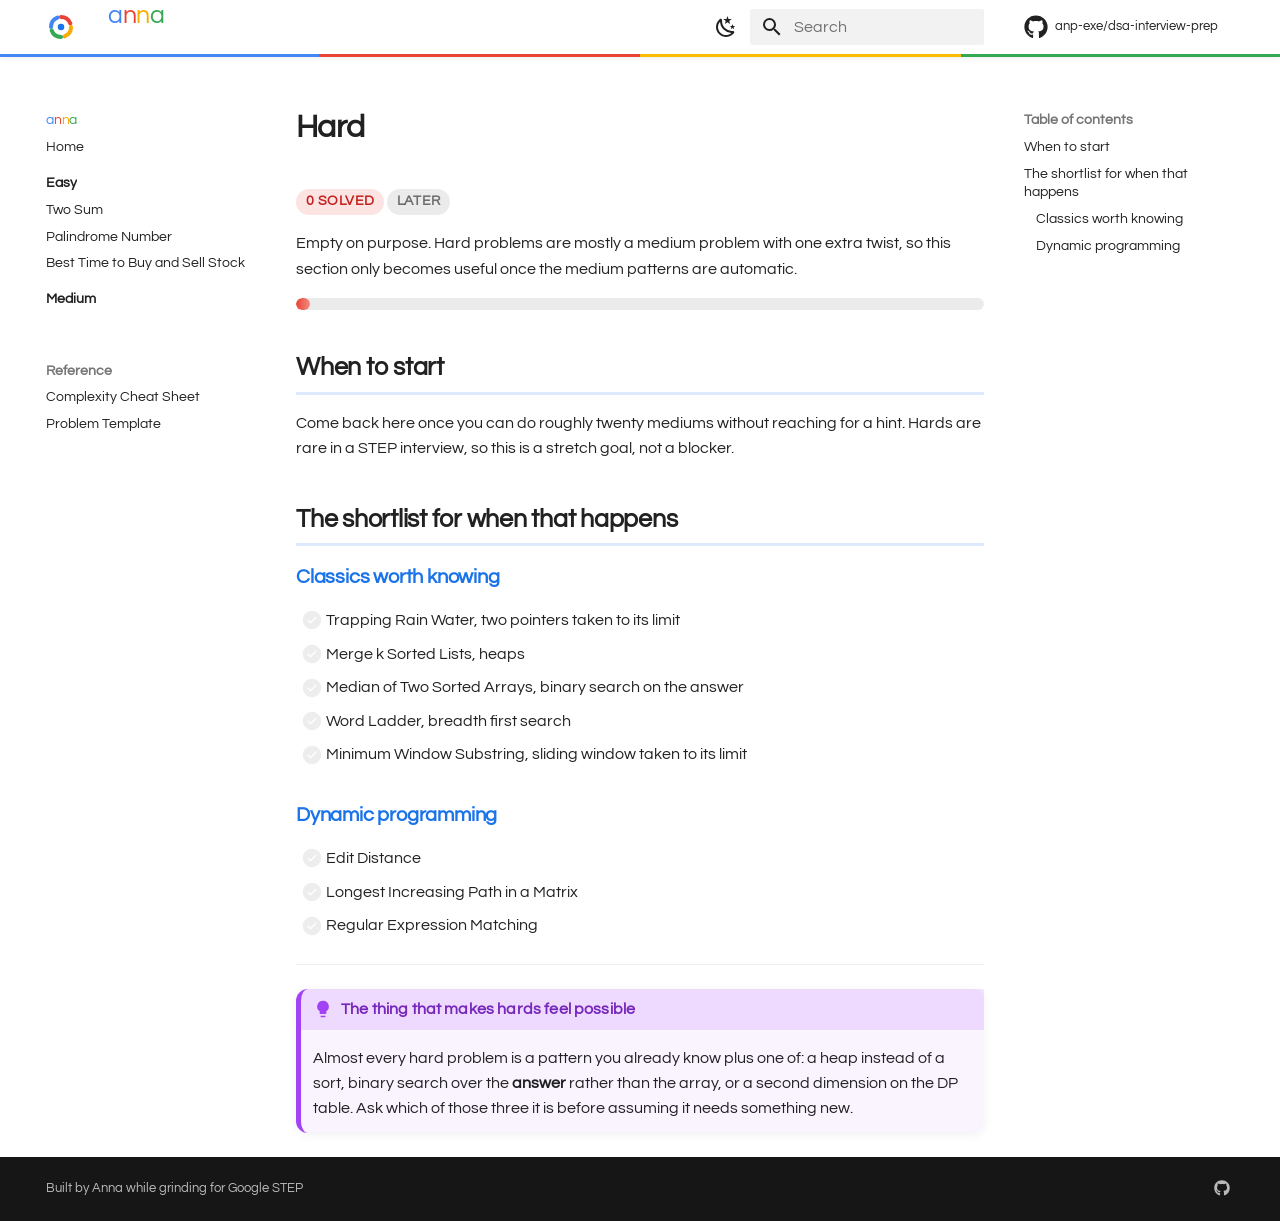
<file: hard/index.html>
<!doctype html>
<html lang="en" class="no-js">
  <head>
    
      <meta charset="utf-8">
      <meta name="viewport" content="width=device-width,initial-scale=1">
      
        <meta name="description" content="LeetCode worked solutions for Google STEP interview prep, plan then pseudocode then optimise">
      
      
        <meta name="author" content="Anna">
      
      
        <link rel="canonical" href="https://anp-exe.github.io/dsa-interview-prep/hard/">
      
      
        <link rel="prev" href="../medium/">
      
      
        <link rel="next" href="../cheatsheet/">
      
      
        
      
      
      <link rel="icon" href="../assets/favicon.svg">
      <meta name="generator" content="mkdocs-1.6.1, mkdocs-material-9.7.7">
    
    
      
        <title>Hard - anna</title>
      
    
    
      <link rel="stylesheet" href="../assets/stylesheets/main.ec1eaa64.min.css">
      
        
        <link rel="stylesheet" href="../assets/stylesheets/palette.ab4e12ef.min.css">
      
      


    
    
      
    
    
      
        
        
        <link rel="preconnect" href="https://fonts.gstatic.com" crossorigin>
        <link rel="stylesheet" href="https://fonts.googleapis.com/css?family=Questrial:300,300i,400,400i,700,700i%7CJetBrains+Mono:400,400i,700,700i&display=fallback">
        <style>:root{--md-text-font:"Questrial";--md-code-font:"JetBrains Mono"}</style>
      
    
    
      <link rel="stylesheet" href="../stylesheets/extra.css">
    
    <script>__md_scope=new URL("..",location),__md_hash=e=>[...e].reduce(((e,_)=>(e<<5)-e+_.charCodeAt(0)),0),__md_get=(e,_=localStorage,t=__md_scope)=>JSON.parse(_.getItem(t.pathname+"."+e)),__md_set=(e,_,t=localStorage,a=__md_scope)=>{try{t.setItem(a.pathname+"."+e,JSON.stringify(_))}catch(e){}}</script>
    
      

    
    
  </head>
  
  
    
    
      
    
    
    
    
    <body dir="ltr" data-md-color-scheme="default" data-md-color-primary="custom" data-md-color-accent="custom">
  
    
    <input class="md-toggle" data-md-toggle="drawer" type="checkbox" id="__drawer" autocomplete="off">
    <input class="md-toggle" data-md-toggle="search" type="checkbox" id="__search" autocomplete="off">
    <label class="md-overlay" for="__drawer"></label>
    <div data-md-component="skip">
      
        
        <a href="#hard" class="md-skip">
          Skip to content
        </a>
      
    </div>
    <div data-md-component="announce">
      
    </div>
    
    
      

  

<header class="md-header md-header--shadow" data-md-component="header">
  <nav class="md-header__inner md-grid" aria-label="Header">
    <a href=".." title="anna" class="md-header__button md-logo" aria-label="anna" data-md-component="logo">
      
  <img src="../assets/logo.svg" alt="logo">

    </a>
    <label class="md-header__button md-icon" for="__drawer">
      
      <svg xmlns="http://www.w3.org/2000/svg" viewBox="0 0 24 24"><path d="M3 6h18v2H3zm0 5h18v2H3zm0 5h18v2H3z"/></svg>
    </label>
    <div class="md-header__title" data-md-component="header-title">
      <div class="md-header__ellipsis">
        <div class="md-header__topic">
          <span class="md-ellipsis">
            anna
          </span>
        </div>
        <div class="md-header__topic" data-md-component="header-topic">
          <span class="md-ellipsis">
            
              Hard
            
          </span>
        </div>
      </div>
    </div>
    
      
        <form class="md-header__option" data-md-component="palette">
  
    
    
    
    <input class="md-option" data-md-color-media="" data-md-color-scheme="default" data-md-color-primary="custom" data-md-color-accent="custom"  aria-label="Switch to dark mode"  type="radio" name="__palette" id="__palette_0">
    
      <label class="md-header__button md-icon" title="Switch to dark mode" for="__palette_1" hidden>
        <svg xmlns="http://www.w3.org/2000/svg" viewBox="0 0 24 24"><path d="m17.75 4.09-2.53 1.94.91 3.06-2.63-1.81-2.63 1.81.91-3.06-2.53-1.94L12.44 4l1.06-3 1.06 3zm3.5 6.91-1.64 1.25.59 1.98-1.7-1.17-1.7 1.17.59-1.98L15.75 11l2.06-.05L18.5 9l.69 1.95zm-2.28 4.95c.83-.08 1.72 1.1 1.19 1.85-.32.45-.66.87-1.08 1.27C15.17 23 8.84 23 4.94 19.07c-3.91-3.9-3.91-10.24 0-14.14.4-.4.82-.76 1.27-1.08.75-.53 1.93.36 1.85 1.19-.27 2.86.69 5.83 2.89 8.02a9.96 9.96 0 0 0 8.02 2.89m-1.64 2.02a12.08 12.08 0 0 1-7.8-3.47c-2.17-2.19-3.33-5-3.49-7.82-2.81 3.14-2.7 7.96.31 10.98 3.02 3.01 7.84 3.12 10.98.31"/></svg>
      </label>
    
  
    
    
    
    <input class="md-option" data-md-color-media="" data-md-color-scheme="slate" data-md-color-primary="custom" data-md-color-accent="custom"  aria-label="Switch to light mode"  type="radio" name="__palette" id="__palette_1">
    
      <label class="md-header__button md-icon" title="Switch to light mode" for="__palette_0" hidden>
        <svg xmlns="http://www.w3.org/2000/svg" viewBox="0 0 24 24"><path d="M12 7a5 5 0 0 1 5 5 5 5 0 0 1-5 5 5 5 0 0 1-5-5 5 5 0 0 1 5-5m0 2a3 3 0 0 0-3 3 3 3 0 0 0 3 3 3 3 0 0 0 3-3 3 3 0 0 0-3-3m0-7 2.39 3.42C13.65 5.15 12.84 5 12 5s-1.65.15-2.39.42zM3.34 7l4.16-.35A7.2 7.2 0 0 0 5.94 8.5c-.44.74-.69 1.5-.83 2.29zm.02 10 1.76-3.77a7.131 7.131 0 0 0 2.38 4.14zM20.65 7l-1.77 3.79a7.02 7.02 0 0 0-2.38-4.15zm-.01 10-4.14.36c.59-.51 1.12-1.14 1.54-1.86.42-.73.69-1.5.83-2.29zM12 22l-2.41-3.44c.74.27 1.55.44 2.41.44.82 0 1.63-.17 2.37-.44z"/></svg>
      </label>
    
  
</form>
      
    
    
      <script>var palette=__md_get("__palette");if(palette&&palette.color){if("(prefers-color-scheme)"===palette.color.media){var media=matchMedia("(prefers-color-scheme: light)"),input=document.querySelector(media.matches?"[data-md-color-media='(prefers-color-scheme: light)']":"[data-md-color-media='(prefers-color-scheme: dark)']");palette.color.media=input.getAttribute("data-md-color-media"),palette.color.scheme=input.getAttribute("data-md-color-scheme"),palette.color.primary=input.getAttribute("data-md-color-primary"),palette.color.accent=input.getAttribute("data-md-color-accent")}for(var[key,value]of Object.entries(palette.color))document.body.setAttribute("data-md-color-"+key,value)}</script>
    
    
    
      
      
        <label class="md-header__button md-icon" for="__search">
          
          <svg xmlns="http://www.w3.org/2000/svg" viewBox="0 0 24 24"><path d="M9.5 3A6.5 6.5 0 0 1 16 9.5c0 1.61-.59 3.09-1.56 4.23l.27.27h.79l5 5-1.5 1.5-5-5v-.79l-.27-.27A6.52 6.52 0 0 1 9.5 16 6.5 6.5 0 0 1 3 9.5 6.5 6.5 0 0 1 9.5 3m0 2C7 5 5 7 5 9.5S7 14 9.5 14 14 12 14 9.5 12 5 9.5 5"/></svg>
        </label>
        <div class="md-search" data-md-component="search" role="dialog">
  <label class="md-search__overlay" for="__search"></label>
  <div class="md-search__inner" role="search">
    <form class="md-search__form" name="search">
      <input type="text" class="md-search__input" name="query" aria-label="Search" placeholder="Search" autocapitalize="off" autocorrect="off" autocomplete="off" spellcheck="false" data-md-component="search-query" required>
      <label class="md-search__icon md-icon" for="__search">
        
        <svg xmlns="http://www.w3.org/2000/svg" viewBox="0 0 24 24"><path d="M9.5 3A6.5 6.5 0 0 1 16 9.5c0 1.61-.59 3.09-1.56 4.23l.27.27h.79l5 5-1.5 1.5-5-5v-.79l-.27-.27A6.52 6.52 0 0 1 9.5 16 6.5 6.5 0 0 1 3 9.5 6.5 6.5 0 0 1 9.5 3m0 2C7 5 5 7 5 9.5S7 14 9.5 14 14 12 14 9.5 12 5 9.5 5"/></svg>
        
        <svg xmlns="http://www.w3.org/2000/svg" viewBox="0 0 24 24"><path d="M20 11v2H8l5.5 5.5-1.42 1.42L4.16 12l7.92-7.92L13.5 5.5 8 11z"/></svg>
      </label>
      <nav class="md-search__options" aria-label="Search">
        
        <button type="reset" class="md-search__icon md-icon" title="Clear" aria-label="Clear" tabindex="-1">
          
          <svg xmlns="http://www.w3.org/2000/svg" viewBox="0 0 24 24"><path d="M19 6.41 17.59 5 12 10.59 6.41 5 5 6.41 10.59 12 5 17.59 6.41 19 12 13.41 17.59 19 19 17.59 13.41 12z"/></svg>
        </button>
      </nav>
      
        <div class="md-search__suggest" data-md-component="search-suggest"></div>
      
    </form>
    <div class="md-search__output">
      <div class="md-search__scrollwrap" tabindex="0" data-md-scrollfix>
        <div class="md-search-result" data-md-component="search-result">
          <div class="md-search-result__meta">
            Initializing search
          </div>
          <ol class="md-search-result__list" role="presentation"></ol>
        </div>
      </div>
    </div>
  </div>
</div>
      
    
    
      <div class="md-header__source">
        <a href="https://github.com/anp-exe/dsa-interview-prep" title="Go to repository" class="md-source" data-md-component="source">
  <div class="md-source__icon md-icon">
    
    <svg xmlns="http://www.w3.org/2000/svg" viewBox="0 0 512 512"><!--! Font Awesome Free 7.1.0 by @fontawesome - https://fontawesome.com License - https://fontawesome.com/license/free (Icons: CC BY 4.0, Fonts: SIL OFL 1.1, Code: MIT License) Copyright 2025 Fonticons, Inc.--><path d="M173.9 397.4c0 2-2.3 3.6-5.2 3.6-3.3.3-5.6-1.3-5.6-3.6 0-2 2.3-3.6 5.2-3.6 3-.3 5.6 1.3 5.6 3.6m-31.1-4.5c-.7 2 1.3 4.3 4.3 4.9 2.6 1 5.6 0 6.2-2s-1.3-4.3-4.3-5.2c-2.6-.7-5.5.3-6.2 2.3m44.2-1.7c-2.9.7-4.9 2.6-4.6 4.9.3 2 2.9 3.3 5.9 2.6 2.9-.7 4.9-2.6 4.6-4.6-.3-1.9-3-3.2-5.9-2.9M252.8 8C114.1 8 8 113.3 8 252c0 110.9 69.8 205.8 169.5 239.2 12.8 2.3 17.3-5.6 17.3-12.1 0-6.2-.3-40.4-.3-61.4 0 0-70 15-84.7-29.8 0 0-11.4-29.1-27.8-36.6 0 0-22.9-15.7 1.6-15.4 0 0 24.9 2 38.6 25.8 21.9 38.6 58.6 27.5 72.9 20.9 2.3-16 8.8-27.1 16-33.7-55.9-6.2-112.3-14.3-112.3-110.5 0-27.5 7.6-41.3 23.6-58.9-2.6-6.5-11.1-33.3 2.6-67.9 20.9-6.5 69 27 69 27 20-5.6 41.5-8.5 62.8-8.5s42.8 2.9 62.8 8.5c0 0 48.1-33.6 69-27 13.7 34.7 5.2 61.4 2.6 67.9 16 17.7 25.8 31.5 25.8 58.9 0 96.5-58.9 104.2-114.8 110.5 9.2 7.9 17 22.9 17 46.4 0 33.7-.3 75.4-.3 83.6 0 6.5 4.6 14.4 17.3 12.1C436.2 457.8 504 362.9 504 252 504 113.3 391.5 8 252.8 8M105.2 352.9c-1.3 1-1 3.3.7 5.2 1.6 1.6 3.9 2.3 5.2 1 1.3-1 1-3.3-.7-5.2-1.6-1.6-3.9-2.3-5.2-1m-10.8-8.1c-.7 1.3.3 2.9 2.3 3.9 1.6 1 3.6.7 4.3-.7.7-1.3-.3-2.9-2.3-3.9-2-.6-3.6-.3-4.3.7m32.4 35.6c-1.6 1.3-1 4.3 1.3 6.2 2.3 2.3 5.2 2.6 6.5 1 1.3-1.3.7-4.3-1.3-6.2-2.2-2.3-5.2-2.6-6.5-1m-11.4-14.7c-1.6 1-1.6 3.6 0 5.9s4.3 3.3 5.6 2.3c1.6-1.3 1.6-3.9 0-6.2-1.4-2.3-4-3.3-5.6-2"/></svg>
  </div>
  <div class="md-source__repository">
    anp-exe/dsa-interview-prep
  </div>
</a>
      </div>
    
  </nav>
  
</header>
    
    <div class="md-container" data-md-component="container">
      
      
        
          
        
      
      <main class="md-main" data-md-component="main">
        <div class="md-main__inner md-grid">
          
            
              
              <div class="md-sidebar md-sidebar--primary" data-md-component="sidebar" data-md-type="navigation" >
                <div class="md-sidebar__scrollwrap">
                  <div class="md-sidebar__inner">
                    



<nav class="md-nav md-nav--primary" aria-label="Navigation" data-md-level="0">
  <label class="md-nav__title" for="__drawer">
    <a href=".." title="anna" class="md-nav__button md-logo" aria-label="anna" data-md-component="logo">
      
  <img src="../assets/logo.svg" alt="logo">

    </a>
    anna
  </label>
  
    <div class="md-nav__source">
      <a href="https://github.com/anp-exe/dsa-interview-prep" title="Go to repository" class="md-source" data-md-component="source">
  <div class="md-source__icon md-icon">
    
    <svg xmlns="http://www.w3.org/2000/svg" viewBox="0 0 512 512"><!--! Font Awesome Free 7.1.0 by @fontawesome - https://fontawesome.com License - https://fontawesome.com/license/free (Icons: CC BY 4.0, Fonts: SIL OFL 1.1, Code: MIT License) Copyright 2025 Fonticons, Inc.--><path d="M173.9 397.4c0 2-2.3 3.6-5.2 3.6-3.3.3-5.6-1.3-5.6-3.6 0-2 2.3-3.6 5.2-3.6 3-.3 5.6 1.3 5.6 3.6m-31.1-4.5c-.7 2 1.3 4.3 4.3 4.9 2.6 1 5.6 0 6.2-2s-1.3-4.3-4.3-5.2c-2.6-.7-5.5.3-6.2 2.3m44.2-1.7c-2.9.7-4.9 2.6-4.6 4.9.3 2 2.9 3.3 5.9 2.6 2.9-.7 4.9-2.6 4.6-4.6-.3-1.9-3-3.2-5.9-2.9M252.8 8C114.1 8 8 113.3 8 252c0 110.9 69.8 205.8 169.5 239.2 12.8 2.3 17.3-5.6 17.3-12.1 0-6.2-.3-40.4-.3-61.4 0 0-70 15-84.7-29.8 0 0-11.4-29.1-27.8-36.6 0 0-22.9-15.7 1.6-15.4 0 0 24.9 2 38.6 25.8 21.9 38.6 58.6 27.5 72.9 20.9 2.3-16 8.8-27.1 16-33.7-55.9-6.2-112.3-14.3-112.3-110.5 0-27.5 7.6-41.3 23.6-58.9-2.6-6.5-11.1-33.3 2.6-67.9 20.9-6.5 69 27 69 27 20-5.6 41.5-8.5 62.8-8.5s42.8 2.9 62.8 8.5c0 0 48.1-33.6 69-27 13.7 34.7 5.2 61.4 2.6 67.9 16 17.7 25.8 31.5 25.8 58.9 0 96.5-58.9 104.2-114.8 110.5 9.2 7.9 17 22.9 17 46.4 0 33.7-.3 75.4-.3 83.6 0 6.5 4.6 14.4 17.3 12.1C436.2 457.8 504 362.9 504 252 504 113.3 391.5 8 252.8 8M105.2 352.9c-1.3 1-1 3.3.7 5.2 1.6 1.6 3.9 2.3 5.2 1 1.3-1 1-3.3-.7-5.2-1.6-1.6-3.9-2.3-5.2-1m-10.8-8.1c-.7 1.3.3 2.9 2.3 3.9 1.6 1 3.6.7 4.3-.7.7-1.3-.3-2.9-2.3-3.9-2-.6-3.6-.3-4.3.7m32.4 35.6c-1.6 1.3-1 4.3 1.3 6.2 2.3 2.3 5.2 2.6 6.5 1 1.3-1.3.7-4.3-1.3-6.2-2.2-2.3-5.2-2.6-6.5-1m-11.4-14.7c-1.6 1-1.6 3.6 0 5.9s4.3 3.3 5.6 2.3c1.6-1.3 1.6-3.9 0-6.2-1.4-2.3-4-3.3-5.6-2"/></svg>
  </div>
  <div class="md-source__repository">
    anp-exe/dsa-interview-prep
  </div>
</a>
    </div>
  
  <ul class="md-nav__list" data-md-scrollfix>
    
      
      
  
  
  
  
    <li class="md-nav__item">
      <a href=".." class="md-nav__link">
        
  
  
  <span class="md-ellipsis">
    
  
    Home
  

    
  </span>
  
  

      </a>
    </li>
  

    
      
      
  
  
  
  
    
    
      
        
          
        
      
        
      
        
      
        
      
    
    
    
      
        
        
      
    
    
    <li class="md-nav__item md-nav__item--section md-nav__item--nested">
      
        
        
        <input class="md-nav__toggle md-toggle " type="checkbox" id="__nav_2" >
        
          
          <div class="md-nav__link md-nav__container">
            <a href="../easy/" class="md-nav__link ">
              
  
  
  <span class="md-ellipsis">
    
  
    Easy
  

    
  </span>
  
  

            </a>
            
              
              <label class="md-nav__link " for="__nav_2" id="__nav_2_label" tabindex="">
                <span class="md-nav__icon md-icon"></span>
              </label>
            
          </div>
        
        <nav class="md-nav" data-md-level="1" aria-labelledby="__nav_2_label" aria-expanded="false">
          <label class="md-nav__title" for="__nav_2">
            <span class="md-nav__icon md-icon"></span>
            
  
    Easy
  

          </label>
          <ul class="md-nav__list" data-md-scrollfix>
            
              
            
              
                
  
  
  
  
    <li class="md-nav__item">
      <a href="../easy/two-sum/" class="md-nav__link">
        
  
  
  <span class="md-ellipsis">
    
  
    Two Sum
  

    
  </span>
  
  

      </a>
    </li>
  

              
            
              
                
  
  
  
  
    <li class="md-nav__item">
      <a href="../easy/palindrome-number/" class="md-nav__link">
        
  
  
  <span class="md-ellipsis">
    
  
    Palindrome Number
  

    
  </span>
  
  

      </a>
    </li>
  

              
            
              
                
  
  
  
  
    <li class="md-nav__item">
      <a href="../easy/best-time-to-buy-and-sell-stock/" class="md-nav__link">
        
  
  
  <span class="md-ellipsis">
    
  
    Best Time to Buy and Sell Stock
  

    
  </span>
  
  

      </a>
    </li>
  

              
            
          </ul>
        </nav>
      
    </li>
  

    
      
      
  
  
  
  
    
    
      
        
          
        
      
    
    
    
      
        
        
      
    
    
    <li class="md-nav__item md-nav__item--section md-nav__item--nested">
      
        
        
        <input class="md-nav__toggle md-toggle " type="checkbox" id="__nav_3" >
        
          
          <div class="md-nav__link md-nav__container">
            <a href="../medium/" class="md-nav__link ">
              
  
  
  <span class="md-ellipsis">
    
  
    Medium
  

    
  </span>
  
  

            </a>
            
          </div>
        
        <nav class="md-nav" data-md-level="1" aria-labelledby="__nav_3_label" aria-expanded="false">
          <label class="md-nav__title" for="__nav_3">
            <span class="md-nav__icon md-icon"></span>
            
  
    Medium
  

          </label>
          <ul class="md-nav__list" data-md-scrollfix>
            
              
            
          </ul>
        </nav>
      
    </li>
  

    
      
      
  
  
    
  
  
  
    
    
      
        
          
        
      
    
    
    
      
        
        
      
    
    
    <li class="md-nav__item md-nav__item--active md-nav__item--section md-nav__item--nested">
      
        
        
        <input class="md-nav__toggle md-toggle " type="checkbox" id="__nav_4" checked>
        
          
          <div class="md-nav__link md-nav__container">
            <a href="./" class="md-nav__link md-nav__link--active">
              
  
  
  <span class="md-ellipsis">
    
  
    Hard
  

    
  </span>
  
  

            </a>
            
          </div>
        
        <nav class="md-nav" data-md-level="1" aria-labelledby="__nav_4_label" aria-expanded="true">
          <label class="md-nav__title" for="__nav_4">
            <span class="md-nav__icon md-icon"></span>
            
  
    Hard
  

          </label>
          <ul class="md-nav__list" data-md-scrollfix>
            
              
            
          </ul>
        </nav>
      
    </li>
  

    
      
      
  
  
  
  
    
    
      
        
      
        
      
    
    
    
      
        
        
      
    
    
    <li class="md-nav__item md-nav__item--section md-nav__item--nested">
      
        
        
        <input class="md-nav__toggle md-toggle " type="checkbox" id="__nav_5" >
        
          
          <label class="md-nav__link" for="__nav_5" id="__nav_5_label" tabindex="">
            
  
  
  <span class="md-ellipsis">
    
  
    Reference
  

    
  </span>
  
  

            <span class="md-nav__icon md-icon"></span>
          </label>
        
        <nav class="md-nav" data-md-level="1" aria-labelledby="__nav_5_label" aria-expanded="false">
          <label class="md-nav__title" for="__nav_5">
            <span class="md-nav__icon md-icon"></span>
            
  
    Reference
  

          </label>
          <ul class="md-nav__list" data-md-scrollfix>
            
              
                
  
  
  
  
    <li class="md-nav__item">
      <a href="../cheatsheet/" class="md-nav__link">
        
  
  
  <span class="md-ellipsis">
    
  
    Complexity Cheat Sheet
  

    
  </span>
  
  

      </a>
    </li>
  

              
            
              
                
  
  
  
  
    <li class="md-nav__item">
      <a href="../template/" class="md-nav__link">
        
  
  
  <span class="md-ellipsis">
    
  
    Problem Template
  

    
  </span>
  
  

      </a>
    </li>
  

              
            
          </ul>
        </nav>
      
    </li>
  

    
  </ul>
</nav>
                  </div>
                </div>
              </div>
            
            
              
              <div class="md-sidebar md-sidebar--secondary" data-md-component="sidebar" data-md-type="toc" >
                <div class="md-sidebar__scrollwrap">
                  <div class="md-sidebar__inner">
                    

<nav class="md-nav md-nav--secondary" aria-label="Table of contents">
  
  
  
    
  
  
    <label class="md-nav__title" for="__toc">
      <span class="md-nav__icon md-icon"></span>
      Table of contents
    </label>
    <ul class="md-nav__list" data-md-component="toc" data-md-scrollfix>
      
        <li class="md-nav__item">
  <a href="#when-to-start" class="md-nav__link">
    <span class="md-ellipsis">
      
        When to start
      
    </span>
  </a>
  
</li>
      
        <li class="md-nav__item">
  <a href="#the-shortlist-for-when-that-happens" class="md-nav__link">
    <span class="md-ellipsis">
      
        The shortlist for when that happens
      
    </span>
  </a>
  
    <nav class="md-nav" aria-label="The shortlist for when that happens">
      <ul class="md-nav__list">
        
          <li class="md-nav__item">
  <a href="#classics-worth-knowing" class="md-nav__link">
    <span class="md-ellipsis">
      
        Classics worth knowing
      
    </span>
  </a>
  
</li>
        
          <li class="md-nav__item">
  <a href="#dynamic-programming" class="md-nav__link">
    <span class="md-ellipsis">
      
        Dynamic programming
      
    </span>
  </a>
  
</li>
        
      </ul>
    </nav>
  
</li>
      
    </ul>
  
</nav>
                  </div>
                </div>
              </div>
            
          
          
            <div class="md-content" data-md-component="content">
              
              <article class="md-content__inner md-typeset">
                
                  


  
  


<h1 id="hard">Hard<a class="headerlink" href="#hard" title="Link to this section">&para;</a></h1>
<p><span class="pill hard">0 solved</span> <span class="pill">Later</span></p>
<p>Empty on purpose. Hard problems are mostly a medium problem with one extra twist, so this section only becomes useful once the medium patterns are automatic.</p>
<div class="bar"><span class="b-hard" style="width:2%"></span></div>

<h2 id="when-to-start">When to start<a class="headerlink" href="#when-to-start" title="Link to this section">&para;</a></h2>
<p>Come back here once you can do roughly twenty mediums without reaching for a hint. Hards are rare in a STEP interview, so this is a stretch goal, not a blocker.</p>
<h2 id="the-shortlist-for-when-that-happens">The shortlist for when that happens<a class="headerlink" href="#the-shortlist-for-when-that-happens" title="Link to this section">&para;</a></h2>
<h3 id="classics-worth-knowing">Classics worth knowing<a class="headerlink" href="#classics-worth-knowing" title="Link to this section">&para;</a></h3>
<ul class="task-list">
<li class="task-list-item"><label class="task-list-control"><input type="checkbox" disabled/><span class="task-list-indicator"></span></label> Trapping Rain Water, two pointers taken to its limit</li>
<li class="task-list-item"><label class="task-list-control"><input type="checkbox" disabled/><span class="task-list-indicator"></span></label> Merge k Sorted Lists, heaps</li>
<li class="task-list-item"><label class="task-list-control"><input type="checkbox" disabled/><span class="task-list-indicator"></span></label> Median of Two Sorted Arrays, binary search on the answer</li>
<li class="task-list-item"><label class="task-list-control"><input type="checkbox" disabled/><span class="task-list-indicator"></span></label> Word Ladder, breadth first search</li>
<li class="task-list-item"><label class="task-list-control"><input type="checkbox" disabled/><span class="task-list-indicator"></span></label> Minimum Window Substring, sliding window taken to its limit</li>
</ul>
<h3 id="dynamic-programming">Dynamic programming<a class="headerlink" href="#dynamic-programming" title="Link to this section">&para;</a></h3>
<ul class="task-list">
<li class="task-list-item"><label class="task-list-control"><input type="checkbox" disabled/><span class="task-list-indicator"></span></label> Edit Distance</li>
<li class="task-list-item"><label class="task-list-control"><input type="checkbox" disabled/><span class="task-list-indicator"></span></label> Longest Increasing Path in a Matrix</li>
<li class="task-list-item"><label class="task-list-control"><input type="checkbox" disabled/><span class="task-list-indicator"></span></label> Regular Expression Matching</li>
</ul>
<hr />
<div class="admonition insight">
<p class="admonition-title">The thing that makes hards feel possible</p>
<p>Almost every hard problem is a pattern you already know plus one of: a heap instead of a sort, binary search over the <strong>answer</strong> rather than the array, or a second dimension on the DP table. Ask which of those three it is before assuming it needs something new.</p>
</div>












                
              </article>
            </div>
          
          
<script>var target=document.getElementById(location.hash.slice(1));target&&target.name&&(target.checked=target.name.startsWith("__tabbed_"))</script>
        </div>
        
          <button type="button" class="md-top md-icon" data-md-component="top" hidden>
  
  <svg xmlns="http://www.w3.org/2000/svg" viewBox="0 0 24 24"><path d="M13 20h-2V8l-5.5 5.5-1.42-1.42L12 4.16l7.92 7.92-1.42 1.42L13 8z"/></svg>
  Back to top
</button>
        
      </main>
      
        <footer class="md-footer">
  
  <div class="md-footer-meta md-typeset">
    <div class="md-footer-meta__inner md-grid">
      <div class="md-copyright">
  
    <div class="md-copyright__highlight">
      Built by Anna while grinding for Google STEP
    </div>
  
  
</div>
      
        
<div class="md-social">
  
    
    
    
    
      
      
    
    <a href="https://github.com/anp-exe" target="_blank" rel="noopener" title="github.com" class="md-social__link">
      <svg xmlns="http://www.w3.org/2000/svg" viewBox="0 0 512 512"><!--! Font Awesome Free 7.1.0 by @fontawesome - https://fontawesome.com License - https://fontawesome.com/license/free (Icons: CC BY 4.0, Fonts: SIL OFL 1.1, Code: MIT License) Copyright 2025 Fonticons, Inc.--><path d="M173.9 397.4c0 2-2.3 3.6-5.2 3.6-3.3.3-5.6-1.3-5.6-3.6 0-2 2.3-3.6 5.2-3.6 3-.3 5.6 1.3 5.6 3.6m-31.1-4.5c-.7 2 1.3 4.3 4.3 4.9 2.6 1 5.6 0 6.2-2s-1.3-4.3-4.3-5.2c-2.6-.7-5.5.3-6.2 2.3m44.2-1.7c-2.9.7-4.9 2.6-4.6 4.9.3 2 2.9 3.3 5.9 2.6 2.9-.7 4.9-2.6 4.6-4.6-.3-1.9-3-3.2-5.9-2.9M252.8 8C114.1 8 8 113.3 8 252c0 110.9 69.8 205.8 169.5 239.2 12.8 2.3 17.3-5.6 17.3-12.1 0-6.2-.3-40.4-.3-61.4 0 0-70 15-84.7-29.8 0 0-11.4-29.1-27.8-36.6 0 0-22.9-15.7 1.6-15.4 0 0 24.9 2 38.6 25.8 21.9 38.6 58.6 27.5 72.9 20.9 2.3-16 8.8-27.1 16-33.7-55.9-6.2-112.3-14.3-112.3-110.5 0-27.5 7.6-41.3 23.6-58.9-2.6-6.5-11.1-33.3 2.6-67.9 20.9-6.5 69 27 69 27 20-5.6 41.5-8.5 62.8-8.5s42.8 2.9 62.8 8.5c0 0 48.1-33.6 69-27 13.7 34.7 5.2 61.4 2.6 67.9 16 17.7 25.8 31.5 25.8 58.9 0 96.5-58.9 104.2-114.8 110.5 9.2 7.9 17 22.9 17 46.4 0 33.7-.3 75.4-.3 83.6 0 6.5 4.6 14.4 17.3 12.1C436.2 457.8 504 362.9 504 252 504 113.3 391.5 8 252.8 8M105.2 352.9c-1.3 1-1 3.3.7 5.2 1.6 1.6 3.9 2.3 5.2 1 1.3-1 1-3.3-.7-5.2-1.6-1.6-3.9-2.3-5.2-1m-10.8-8.1c-.7 1.3.3 2.9 2.3 3.9 1.6 1 3.6.7 4.3-.7.7-1.3-.3-2.9-2.3-3.9-2-.6-3.6-.3-4.3.7m32.4 35.6c-1.6 1.3-1 4.3 1.3 6.2 2.3 2.3 5.2 2.6 6.5 1 1.3-1.3.7-4.3-1.3-6.2-2.2-2.3-5.2-2.6-6.5-1m-11.4-14.7c-1.6 1-1.6 3.6 0 5.9s4.3 3.3 5.6 2.3c1.6-1.3 1.6-3.9 0-6.2-1.4-2.3-4-3.3-5.6-2"/></svg>
    </a>
  
</div>
      
    </div>
  </div>
</footer>
      
    </div>
    <div class="md-dialog" data-md-component="dialog">
      <div class="md-dialog__inner md-typeset"></div>
    </div>
    
    
    
      
      
      <script id="__config" type="application/json">{"annotate": null, "base": "..", "features": ["navigation.instant", "navigation.tracking", "navigation.top", "navigation.sections", "navigation.indexes", "content.code.copy", "content.code.annotate", "search.highlight", "search.suggest"], "search": "../assets/javascripts/workers/search.2c215733.min.js", "tags": null, "translations": {"clipboard.copied": "Copied to clipboard", "clipboard.copy": "Copy to clipboard", "search.result.more.one": "1 more on this page", "search.result.more.other": "# more on this page", "search.result.none": "No matching documents", "search.result.one": "1 matching document", "search.result.other": "# matching documents", "search.result.placeholder": "Type to start searching", "search.result.term.missing": "Missing", "select.version": "Select version"}, "version": null}</script>
    
    
      <script src="../assets/javascripts/bundle.d7400e89.min.js"></script>
      
        <script src="../javascripts/wordmark.js"></script>
      
    
  </body>
</html>
</file>
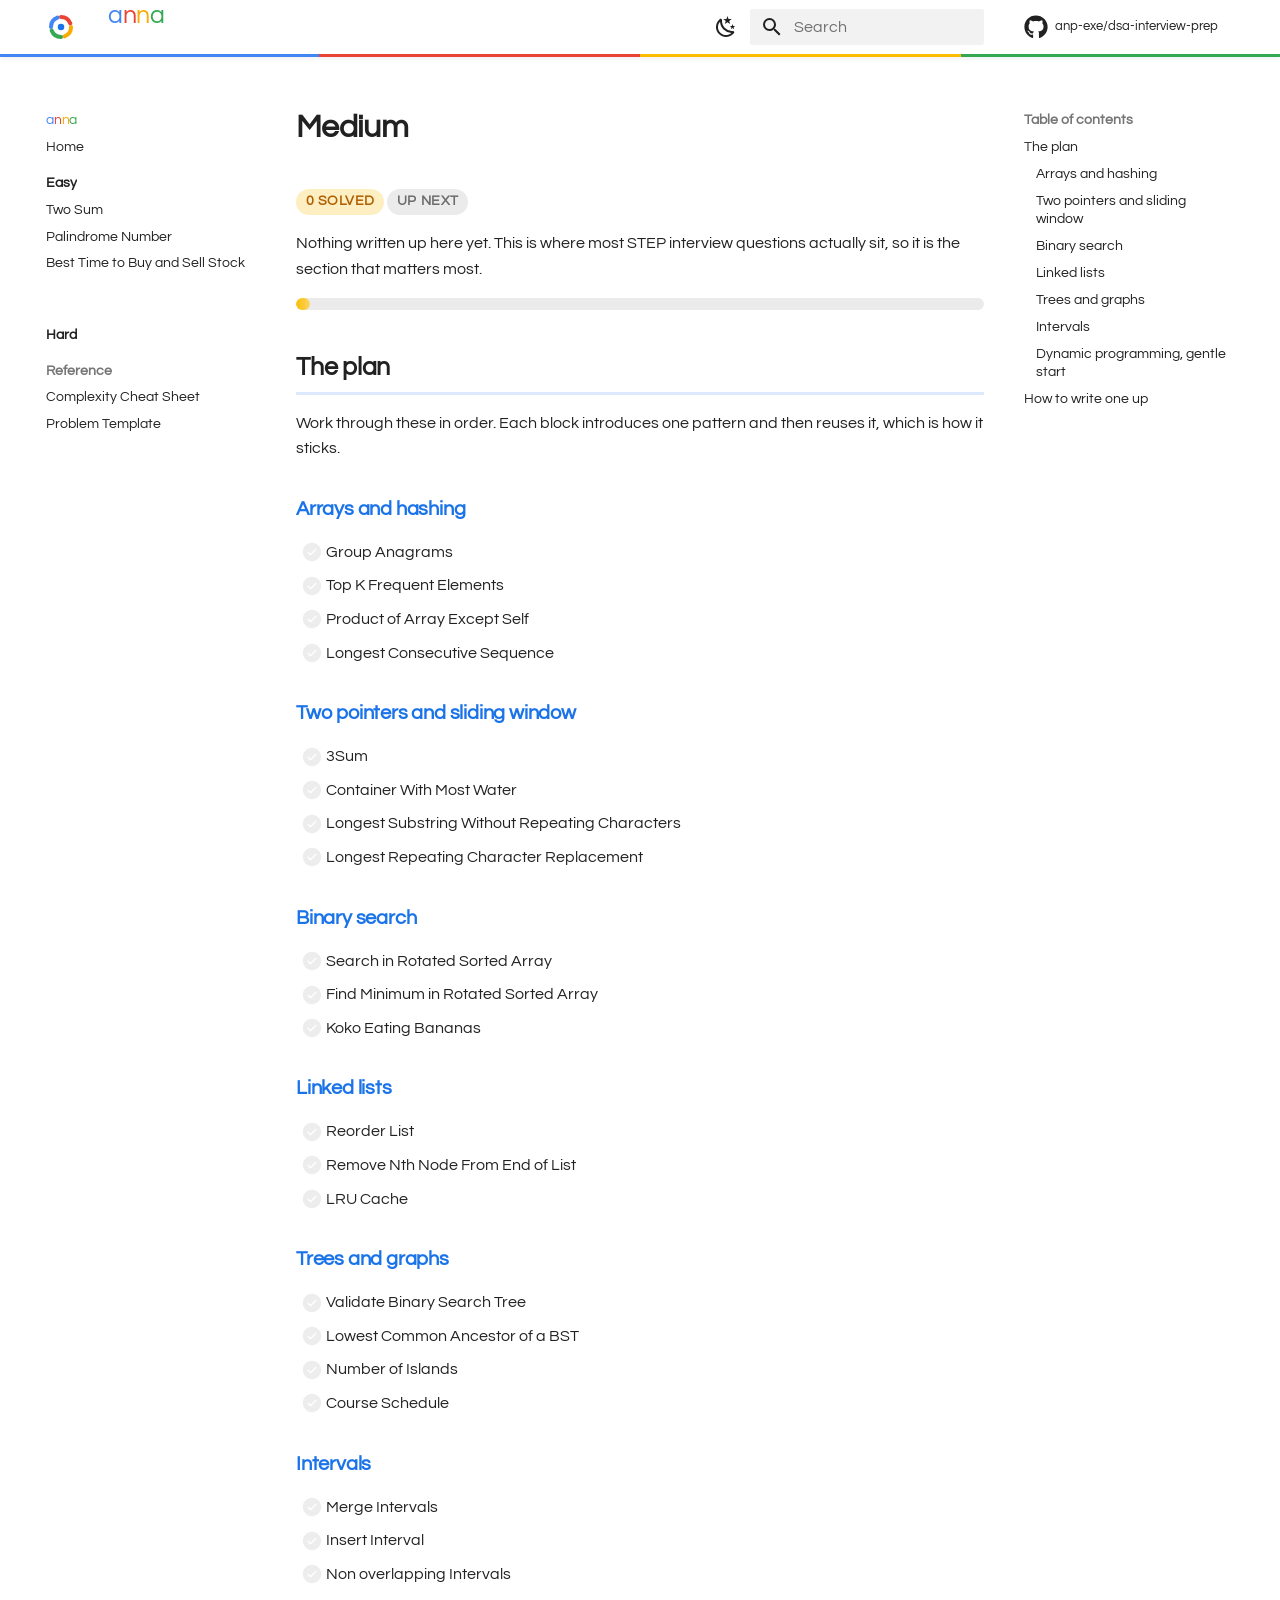
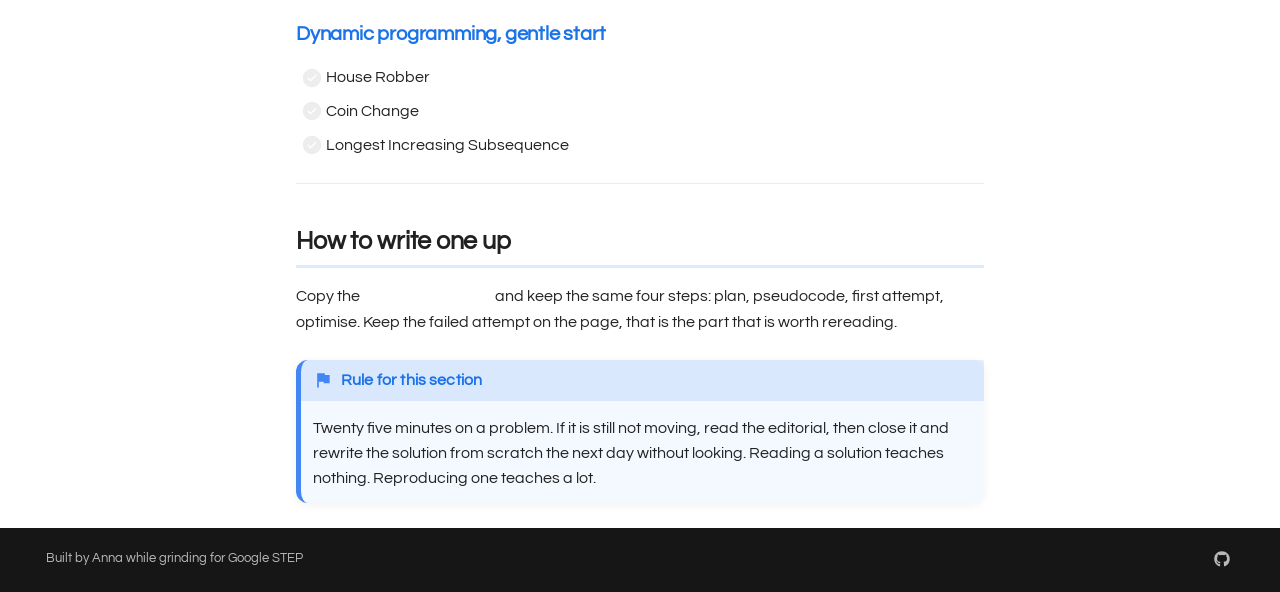
<file: medium/index.html>
<!doctype html>
<html lang="en" class="no-js">
  <head>
    
      <meta charset="utf-8">
      <meta name="viewport" content="width=device-width,initial-scale=1">
      
        <meta name="description" content="LeetCode worked solutions for Google STEP interview prep, plan then pseudocode then optimise">
      
      
        <meta name="author" content="Anna">
      
      
        <link rel="canonical" href="https://anp-exe.github.io/dsa-interview-prep/medium/">
      
      
        <link rel="prev" href="../easy/best-time-to-buy-and-sell-stock/">
      
      
        <link rel="next" href="../hard/">
      
      
        
      
      
      <link rel="icon" href="../assets/favicon.svg">
      <meta name="generator" content="mkdocs-1.6.1, mkdocs-material-9.7.7">
    
    
      
        <title>Medium - anna</title>
      
    
    
      <link rel="stylesheet" href="../assets/stylesheets/main.ec1eaa64.min.css">
      
        
        <link rel="stylesheet" href="../assets/stylesheets/palette.ab4e12ef.min.css">
      
      


    
    
      
    
    
      
        
        
        <link rel="preconnect" href="https://fonts.gstatic.com" crossorigin>
        <link rel="stylesheet" href="https://fonts.googleapis.com/css?family=Questrial:300,300i,400,400i,700,700i%7CJetBrains+Mono:400,400i,700,700i&display=fallback">
        <style>:root{--md-text-font:"Questrial";--md-code-font:"JetBrains Mono"}</style>
      
    
    
      <link rel="stylesheet" href="../stylesheets/extra.css">
    
    <script>__md_scope=new URL("..",location),__md_hash=e=>[...e].reduce(((e,_)=>(e<<5)-e+_.charCodeAt(0)),0),__md_get=(e,_=localStorage,t=__md_scope)=>JSON.parse(_.getItem(t.pathname+"."+e)),__md_set=(e,_,t=localStorage,a=__md_scope)=>{try{t.setItem(a.pathname+"."+e,JSON.stringify(_))}catch(e){}}</script>
    
      

    
    
  </head>
  
  
    
    
      
    
    
    
    
    <body dir="ltr" data-md-color-scheme="default" data-md-color-primary="custom" data-md-color-accent="custom">
  
    
    <input class="md-toggle" data-md-toggle="drawer" type="checkbox" id="__drawer" autocomplete="off">
    <input class="md-toggle" data-md-toggle="search" type="checkbox" id="__search" autocomplete="off">
    <label class="md-overlay" for="__drawer"></label>
    <div data-md-component="skip">
      
        
        <a href="#medium" class="md-skip">
          Skip to content
        </a>
      
    </div>
    <div data-md-component="announce">
      
    </div>
    
    
      

  

<header class="md-header md-header--shadow" data-md-component="header">
  <nav class="md-header__inner md-grid" aria-label="Header">
    <a href=".." title="anna" class="md-header__button md-logo" aria-label="anna" data-md-component="logo">
      
  <img src="../assets/logo.svg" alt="logo">

    </a>
    <label class="md-header__button md-icon" for="__drawer">
      
      <svg xmlns="http://www.w3.org/2000/svg" viewBox="0 0 24 24"><path d="M3 6h18v2H3zm0 5h18v2H3zm0 5h18v2H3z"/></svg>
    </label>
    <div class="md-header__title" data-md-component="header-title">
      <div class="md-header__ellipsis">
        <div class="md-header__topic">
          <span class="md-ellipsis">
            anna
          </span>
        </div>
        <div class="md-header__topic" data-md-component="header-topic">
          <span class="md-ellipsis">
            
              Medium
            
          </span>
        </div>
      </div>
    </div>
    
      
        <form class="md-header__option" data-md-component="palette">
  
    
    
    
    <input class="md-option" data-md-color-media="" data-md-color-scheme="default" data-md-color-primary="custom" data-md-color-accent="custom"  aria-label="Switch to dark mode"  type="radio" name="__palette" id="__palette_0">
    
      <label class="md-header__button md-icon" title="Switch to dark mode" for="__palette_1" hidden>
        <svg xmlns="http://www.w3.org/2000/svg" viewBox="0 0 24 24"><path d="m17.75 4.09-2.53 1.94.91 3.06-2.63-1.81-2.63 1.81.91-3.06-2.53-1.94L12.44 4l1.06-3 1.06 3zm3.5 6.91-1.64 1.25.59 1.98-1.7-1.17-1.7 1.17.59-1.98L15.75 11l2.06-.05L18.5 9l.69 1.95zm-2.28 4.95c.83-.08 1.72 1.1 1.19 1.85-.32.45-.66.87-1.08 1.27C15.17 23 8.84 23 4.94 19.07c-3.91-3.9-3.91-10.24 0-14.14.4-.4.82-.76 1.27-1.08.75-.53 1.93.36 1.85 1.19-.27 2.86.69 5.83 2.89 8.02a9.96 9.96 0 0 0 8.02 2.89m-1.64 2.02a12.08 12.08 0 0 1-7.8-3.47c-2.17-2.19-3.33-5-3.49-7.82-2.81 3.14-2.7 7.96.31 10.98 3.02 3.01 7.84 3.12 10.98.31"/></svg>
      </label>
    
  
    
    
    
    <input class="md-option" data-md-color-media="" data-md-color-scheme="slate" data-md-color-primary="custom" data-md-color-accent="custom"  aria-label="Switch to light mode"  type="radio" name="__palette" id="__palette_1">
    
      <label class="md-header__button md-icon" title="Switch to light mode" for="__palette_0" hidden>
        <svg xmlns="http://www.w3.org/2000/svg" viewBox="0 0 24 24"><path d="M12 7a5 5 0 0 1 5 5 5 5 0 0 1-5 5 5 5 0 0 1-5-5 5 5 0 0 1 5-5m0 2a3 3 0 0 0-3 3 3 3 0 0 0 3 3 3 3 0 0 0 3-3 3 3 0 0 0-3-3m0-7 2.39 3.42C13.65 5.15 12.84 5 12 5s-1.65.15-2.39.42zM3.34 7l4.16-.35A7.2 7.2 0 0 0 5.94 8.5c-.44.74-.69 1.5-.83 2.29zm.02 10 1.76-3.77a7.131 7.131 0 0 0 2.38 4.14zM20.65 7l-1.77 3.79a7.02 7.02 0 0 0-2.38-4.15zm-.01 10-4.14.36c.59-.51 1.12-1.14 1.54-1.86.42-.73.69-1.5.83-2.29zM12 22l-2.41-3.44c.74.27 1.55.44 2.41.44.82 0 1.63-.17 2.37-.44z"/></svg>
      </label>
    
  
</form>
      
    
    
      <script>var palette=__md_get("__palette");if(palette&&palette.color){if("(prefers-color-scheme)"===palette.color.media){var media=matchMedia("(prefers-color-scheme: light)"),input=document.querySelector(media.matches?"[data-md-color-media='(prefers-color-scheme: light)']":"[data-md-color-media='(prefers-color-scheme: dark)']");palette.color.media=input.getAttribute("data-md-color-media"),palette.color.scheme=input.getAttribute("data-md-color-scheme"),palette.color.primary=input.getAttribute("data-md-color-primary"),palette.color.accent=input.getAttribute("data-md-color-accent")}for(var[key,value]of Object.entries(palette.color))document.body.setAttribute("data-md-color-"+key,value)}</script>
    
    
    
      
      
        <label class="md-header__button md-icon" for="__search">
          
          <svg xmlns="http://www.w3.org/2000/svg" viewBox="0 0 24 24"><path d="M9.5 3A6.5 6.5 0 0 1 16 9.5c0 1.61-.59 3.09-1.56 4.23l.27.27h.79l5 5-1.5 1.5-5-5v-.79l-.27-.27A6.52 6.52 0 0 1 9.5 16 6.5 6.5 0 0 1 3 9.5 6.5 6.5 0 0 1 9.5 3m0 2C7 5 5 7 5 9.5S7 14 9.5 14 14 12 14 9.5 12 5 9.5 5"/></svg>
        </label>
        <div class="md-search" data-md-component="search" role="dialog">
  <label class="md-search__overlay" for="__search"></label>
  <div class="md-search__inner" role="search">
    <form class="md-search__form" name="search">
      <input type="text" class="md-search__input" name="query" aria-label="Search" placeholder="Search" autocapitalize="off" autocorrect="off" autocomplete="off" spellcheck="false" data-md-component="search-query" required>
      <label class="md-search__icon md-icon" for="__search">
        
        <svg xmlns="http://www.w3.org/2000/svg" viewBox="0 0 24 24"><path d="M9.5 3A6.5 6.5 0 0 1 16 9.5c0 1.61-.59 3.09-1.56 4.23l.27.27h.79l5 5-1.5 1.5-5-5v-.79l-.27-.27A6.52 6.52 0 0 1 9.5 16 6.5 6.5 0 0 1 3 9.5 6.5 6.5 0 0 1 9.5 3m0 2C7 5 5 7 5 9.5S7 14 9.5 14 14 12 14 9.5 12 5 9.5 5"/></svg>
        
        <svg xmlns="http://www.w3.org/2000/svg" viewBox="0 0 24 24"><path d="M20 11v2H8l5.5 5.5-1.42 1.42L4.16 12l7.92-7.92L13.5 5.5 8 11z"/></svg>
      </label>
      <nav class="md-search__options" aria-label="Search">
        
        <button type="reset" class="md-search__icon md-icon" title="Clear" aria-label="Clear" tabindex="-1">
          
          <svg xmlns="http://www.w3.org/2000/svg" viewBox="0 0 24 24"><path d="M19 6.41 17.59 5 12 10.59 6.41 5 5 6.41 10.59 12 5 17.59 6.41 19 12 13.41 17.59 19 19 17.59 13.41 12z"/></svg>
        </button>
      </nav>
      
        <div class="md-search__suggest" data-md-component="search-suggest"></div>
      
    </form>
    <div class="md-search__output">
      <div class="md-search__scrollwrap" tabindex="0" data-md-scrollfix>
        <div class="md-search-result" data-md-component="search-result">
          <div class="md-search-result__meta">
            Initializing search
          </div>
          <ol class="md-search-result__list" role="presentation"></ol>
        </div>
      </div>
    </div>
  </div>
</div>
      
    
    
      <div class="md-header__source">
        <a href="https://github.com/anp-exe/dsa-interview-prep" title="Go to repository" class="md-source" data-md-component="source">
  <div class="md-source__icon md-icon">
    
    <svg xmlns="http://www.w3.org/2000/svg" viewBox="0 0 512 512"><!--! Font Awesome Free 7.1.0 by @fontawesome - https://fontawesome.com License - https://fontawesome.com/license/free (Icons: CC BY 4.0, Fonts: SIL OFL 1.1, Code: MIT License) Copyright 2025 Fonticons, Inc.--><path d="M173.9 397.4c0 2-2.3 3.6-5.2 3.6-3.3.3-5.6-1.3-5.6-3.6 0-2 2.3-3.6 5.2-3.6 3-.3 5.6 1.3 5.6 3.6m-31.1-4.5c-.7 2 1.3 4.3 4.3 4.9 2.6 1 5.6 0 6.2-2s-1.3-4.3-4.3-5.2c-2.6-.7-5.5.3-6.2 2.3m44.2-1.7c-2.9.7-4.9 2.6-4.6 4.9.3 2 2.9 3.3 5.9 2.6 2.9-.7 4.9-2.6 4.6-4.6-.3-1.9-3-3.2-5.9-2.9M252.8 8C114.1 8 8 113.3 8 252c0 110.9 69.8 205.8 169.5 239.2 12.8 2.3 17.3-5.6 17.3-12.1 0-6.2-.3-40.4-.3-61.4 0 0-70 15-84.7-29.8 0 0-11.4-29.1-27.8-36.6 0 0-22.9-15.7 1.6-15.4 0 0 24.9 2 38.6 25.8 21.9 38.6 58.6 27.5 72.9 20.9 2.3-16 8.8-27.1 16-33.7-55.9-6.2-112.3-14.3-112.3-110.5 0-27.5 7.6-41.3 23.6-58.9-2.6-6.5-11.1-33.3 2.6-67.9 20.9-6.5 69 27 69 27 20-5.6 41.5-8.5 62.8-8.5s42.8 2.9 62.8 8.5c0 0 48.1-33.6 69-27 13.7 34.7 5.2 61.4 2.6 67.9 16 17.7 25.8 31.5 25.8 58.9 0 96.5-58.9 104.2-114.8 110.5 9.2 7.9 17 22.9 17 46.4 0 33.7-.3 75.4-.3 83.6 0 6.5 4.6 14.4 17.3 12.1C436.2 457.8 504 362.9 504 252 504 113.3 391.5 8 252.8 8M105.2 352.9c-1.3 1-1 3.3.7 5.2 1.6 1.6 3.9 2.3 5.2 1 1.3-1 1-3.3-.7-5.2-1.6-1.6-3.9-2.3-5.2-1m-10.8-8.1c-.7 1.3.3 2.9 2.3 3.9 1.6 1 3.6.7 4.3-.7.7-1.3-.3-2.9-2.3-3.9-2-.6-3.6-.3-4.3.7m32.4 35.6c-1.6 1.3-1 4.3 1.3 6.2 2.3 2.3 5.2 2.6 6.5 1 1.3-1.3.7-4.3-1.3-6.2-2.2-2.3-5.2-2.6-6.5-1m-11.4-14.7c-1.6 1-1.6 3.6 0 5.9s4.3 3.3 5.6 2.3c1.6-1.3 1.6-3.9 0-6.2-1.4-2.3-4-3.3-5.6-2"/></svg>
  </div>
  <div class="md-source__repository">
    anp-exe/dsa-interview-prep
  </div>
</a>
      </div>
    
  </nav>
  
</header>
    
    <div class="md-container" data-md-component="container">
      
      
        
          
        
      
      <main class="md-main" data-md-component="main">
        <div class="md-main__inner md-grid">
          
            
              
              <div class="md-sidebar md-sidebar--primary" data-md-component="sidebar" data-md-type="navigation" >
                <div class="md-sidebar__scrollwrap">
                  <div class="md-sidebar__inner">
                    



<nav class="md-nav md-nav--primary" aria-label="Navigation" data-md-level="0">
  <label class="md-nav__title" for="__drawer">
    <a href=".." title="anna" class="md-nav__button md-logo" aria-label="anna" data-md-component="logo">
      
  <img src="../assets/logo.svg" alt="logo">

    </a>
    anna
  </label>
  
    <div class="md-nav__source">
      <a href="https://github.com/anp-exe/dsa-interview-prep" title="Go to repository" class="md-source" data-md-component="source">
  <div class="md-source__icon md-icon">
    
    <svg xmlns="http://www.w3.org/2000/svg" viewBox="0 0 512 512"><!--! Font Awesome Free 7.1.0 by @fontawesome - https://fontawesome.com License - https://fontawesome.com/license/free (Icons: CC BY 4.0, Fonts: SIL OFL 1.1, Code: MIT License) Copyright 2025 Fonticons, Inc.--><path d="M173.9 397.4c0 2-2.3 3.6-5.2 3.6-3.3.3-5.6-1.3-5.6-3.6 0-2 2.3-3.6 5.2-3.6 3-.3 5.6 1.3 5.6 3.6m-31.1-4.5c-.7 2 1.3 4.3 4.3 4.9 2.6 1 5.6 0 6.2-2s-1.3-4.3-4.3-5.2c-2.6-.7-5.5.3-6.2 2.3m44.2-1.7c-2.9.7-4.9 2.6-4.6 4.9.3 2 2.9 3.3 5.9 2.6 2.9-.7 4.9-2.6 4.6-4.6-.3-1.9-3-3.2-5.9-2.9M252.8 8C114.1 8 8 113.3 8 252c0 110.9 69.8 205.8 169.5 239.2 12.8 2.3 17.3-5.6 17.3-12.1 0-6.2-.3-40.4-.3-61.4 0 0-70 15-84.7-29.8 0 0-11.4-29.1-27.8-36.6 0 0-22.9-15.7 1.6-15.4 0 0 24.9 2 38.6 25.8 21.9 38.6 58.6 27.5 72.9 20.9 2.3-16 8.8-27.1 16-33.7-55.9-6.2-112.3-14.3-112.3-110.5 0-27.5 7.6-41.3 23.6-58.9-2.6-6.5-11.1-33.3 2.6-67.9 20.9-6.5 69 27 69 27 20-5.6 41.5-8.5 62.8-8.5s42.8 2.9 62.8 8.5c0 0 48.1-33.6 69-27 13.7 34.7 5.2 61.4 2.6 67.9 16 17.7 25.8 31.5 25.8 58.9 0 96.5-58.9 104.2-114.8 110.5 9.2 7.9 17 22.9 17 46.4 0 33.7-.3 75.4-.3 83.6 0 6.5 4.6 14.4 17.3 12.1C436.2 457.8 504 362.9 504 252 504 113.3 391.5 8 252.8 8M105.2 352.9c-1.3 1-1 3.3.7 5.2 1.6 1.6 3.9 2.3 5.2 1 1.3-1 1-3.3-.7-5.2-1.6-1.6-3.9-2.3-5.2-1m-10.8-8.1c-.7 1.3.3 2.9 2.3 3.9 1.6 1 3.6.7 4.3-.7.7-1.3-.3-2.9-2.3-3.9-2-.6-3.6-.3-4.3.7m32.4 35.6c-1.6 1.3-1 4.3 1.3 6.2 2.3 2.3 5.2 2.6 6.5 1 1.3-1.3.7-4.3-1.3-6.2-2.2-2.3-5.2-2.6-6.5-1m-11.4-14.7c-1.6 1-1.6 3.6 0 5.9s4.3 3.3 5.6 2.3c1.6-1.3 1.6-3.9 0-6.2-1.4-2.3-4-3.3-5.6-2"/></svg>
  </div>
  <div class="md-source__repository">
    anp-exe/dsa-interview-prep
  </div>
</a>
    </div>
  
  <ul class="md-nav__list" data-md-scrollfix>
    
      
      
  
  
  
  
    <li class="md-nav__item">
      <a href=".." class="md-nav__link">
        
  
  
  <span class="md-ellipsis">
    
  
    Home
  

    
  </span>
  
  

      </a>
    </li>
  

    
      
      
  
  
  
  
    
    
      
        
          
        
      
        
      
        
      
        
      
    
    
    
      
        
        
      
    
    
    <li class="md-nav__item md-nav__item--section md-nav__item--nested">
      
        
        
        <input class="md-nav__toggle md-toggle " type="checkbox" id="__nav_2" >
        
          
          <div class="md-nav__link md-nav__container">
            <a href="../easy/" class="md-nav__link ">
              
  
  
  <span class="md-ellipsis">
    
  
    Easy
  

    
  </span>
  
  

            </a>
            
              
              <label class="md-nav__link " for="__nav_2" id="__nav_2_label" tabindex="">
                <span class="md-nav__icon md-icon"></span>
              </label>
            
          </div>
        
        <nav class="md-nav" data-md-level="1" aria-labelledby="__nav_2_label" aria-expanded="false">
          <label class="md-nav__title" for="__nav_2">
            <span class="md-nav__icon md-icon"></span>
            
  
    Easy
  

          </label>
          <ul class="md-nav__list" data-md-scrollfix>
            
              
            
              
                
  
  
  
  
    <li class="md-nav__item">
      <a href="../easy/two-sum/" class="md-nav__link">
        
  
  
  <span class="md-ellipsis">
    
  
    Two Sum
  

    
  </span>
  
  

      </a>
    </li>
  

              
            
              
                
  
  
  
  
    <li class="md-nav__item">
      <a href="../easy/palindrome-number/" class="md-nav__link">
        
  
  
  <span class="md-ellipsis">
    
  
    Palindrome Number
  

    
  </span>
  
  

      </a>
    </li>
  

              
            
              
                
  
  
  
  
    <li class="md-nav__item">
      <a href="../easy/best-time-to-buy-and-sell-stock/" class="md-nav__link">
        
  
  
  <span class="md-ellipsis">
    
  
    Best Time to Buy and Sell Stock
  

    
  </span>
  
  

      </a>
    </li>
  

              
            
          </ul>
        </nav>
      
    </li>
  

    
      
      
  
  
    
  
  
  
    
    
      
        
          
        
      
    
    
    
      
        
        
      
    
    
    <li class="md-nav__item md-nav__item--active md-nav__item--section md-nav__item--nested">
      
        
        
        <input class="md-nav__toggle md-toggle " type="checkbox" id="__nav_3" checked>
        
          
          <div class="md-nav__link md-nav__container">
            <a href="./" class="md-nav__link md-nav__link--active">
              
  
  
  <span class="md-ellipsis">
    
  
    Medium
  

    
  </span>
  
  

            </a>
            
          </div>
        
        <nav class="md-nav" data-md-level="1" aria-labelledby="__nav_3_label" aria-expanded="true">
          <label class="md-nav__title" for="__nav_3">
            <span class="md-nav__icon md-icon"></span>
            
  
    Medium
  

          </label>
          <ul class="md-nav__list" data-md-scrollfix>
            
              
            
          </ul>
        </nav>
      
    </li>
  

    
      
      
  
  
  
  
    
    
      
        
          
        
      
    
    
    
      
        
        
      
    
    
    <li class="md-nav__item md-nav__item--section md-nav__item--nested">
      
        
        
        <input class="md-nav__toggle md-toggle " type="checkbox" id="__nav_4" >
        
          
          <div class="md-nav__link md-nav__container">
            <a href="../hard/" class="md-nav__link ">
              
  
  
  <span class="md-ellipsis">
    
  
    Hard
  

    
  </span>
  
  

            </a>
            
          </div>
        
        <nav class="md-nav" data-md-level="1" aria-labelledby="__nav_4_label" aria-expanded="false">
          <label class="md-nav__title" for="__nav_4">
            <span class="md-nav__icon md-icon"></span>
            
  
    Hard
  

          </label>
          <ul class="md-nav__list" data-md-scrollfix>
            
              
            
          </ul>
        </nav>
      
    </li>
  

    
      
      
  
  
  
  
    
    
      
        
      
        
      
    
    
    
      
        
        
      
    
    
    <li class="md-nav__item md-nav__item--section md-nav__item--nested">
      
        
        
        <input class="md-nav__toggle md-toggle " type="checkbox" id="__nav_5" >
        
          
          <label class="md-nav__link" for="__nav_5" id="__nav_5_label" tabindex="">
            
  
  
  <span class="md-ellipsis">
    
  
    Reference
  

    
  </span>
  
  

            <span class="md-nav__icon md-icon"></span>
          </label>
        
        <nav class="md-nav" data-md-level="1" aria-labelledby="__nav_5_label" aria-expanded="false">
          <label class="md-nav__title" for="__nav_5">
            <span class="md-nav__icon md-icon"></span>
            
  
    Reference
  

          </label>
          <ul class="md-nav__list" data-md-scrollfix>
            
              
                
  
  
  
  
    <li class="md-nav__item">
      <a href="../cheatsheet/" class="md-nav__link">
        
  
  
  <span class="md-ellipsis">
    
  
    Complexity Cheat Sheet
  

    
  </span>
  
  

      </a>
    </li>
  

              
            
              
                
  
  
  
  
    <li class="md-nav__item">
      <a href="../template/" class="md-nav__link">
        
  
  
  <span class="md-ellipsis">
    
  
    Problem Template
  

    
  </span>
  
  

      </a>
    </li>
  

              
            
          </ul>
        </nav>
      
    </li>
  

    
  </ul>
</nav>
                  </div>
                </div>
              </div>
            
            
              
              <div class="md-sidebar md-sidebar--secondary" data-md-component="sidebar" data-md-type="toc" >
                <div class="md-sidebar__scrollwrap">
                  <div class="md-sidebar__inner">
                    

<nav class="md-nav md-nav--secondary" aria-label="Table of contents">
  
  
  
    
  
  
    <label class="md-nav__title" for="__toc">
      <span class="md-nav__icon md-icon"></span>
      Table of contents
    </label>
    <ul class="md-nav__list" data-md-component="toc" data-md-scrollfix>
      
        <li class="md-nav__item">
  <a href="#the-plan" class="md-nav__link">
    <span class="md-ellipsis">
      
        The plan
      
    </span>
  </a>
  
    <nav class="md-nav" aria-label="The plan">
      <ul class="md-nav__list">
        
          <li class="md-nav__item">
  <a href="#arrays-and-hashing" class="md-nav__link">
    <span class="md-ellipsis">
      
        Arrays and hashing
      
    </span>
  </a>
  
</li>
        
          <li class="md-nav__item">
  <a href="#two-pointers-and-sliding-window" class="md-nav__link">
    <span class="md-ellipsis">
      
        Two pointers and sliding window
      
    </span>
  </a>
  
</li>
        
          <li class="md-nav__item">
  <a href="#binary-search" class="md-nav__link">
    <span class="md-ellipsis">
      
        Binary search
      
    </span>
  </a>
  
</li>
        
          <li class="md-nav__item">
  <a href="#linked-lists" class="md-nav__link">
    <span class="md-ellipsis">
      
        Linked lists
      
    </span>
  </a>
  
</li>
        
          <li class="md-nav__item">
  <a href="#trees-and-graphs" class="md-nav__link">
    <span class="md-ellipsis">
      
        Trees and graphs
      
    </span>
  </a>
  
</li>
        
          <li class="md-nav__item">
  <a href="#intervals" class="md-nav__link">
    <span class="md-ellipsis">
      
        Intervals
      
    </span>
  </a>
  
</li>
        
          <li class="md-nav__item">
  <a href="#dynamic-programming-gentle-start" class="md-nav__link">
    <span class="md-ellipsis">
      
        Dynamic programming, gentle start
      
    </span>
  </a>
  
</li>
        
      </ul>
    </nav>
  
</li>
      
        <li class="md-nav__item">
  <a href="#how-to-write-one-up" class="md-nav__link">
    <span class="md-ellipsis">
      
        How to write one up
      
    </span>
  </a>
  
</li>
      
    </ul>
  
</nav>
                  </div>
                </div>
              </div>
            
          
          
            <div class="md-content" data-md-component="content">
              
              <article class="md-content__inner md-typeset">
                
                  


  
  


<h1 id="medium">Medium<a class="headerlink" href="#medium" title="Link to this section">&para;</a></h1>
<p><span class="pill medium">0 solved</span> <span class="pill">Up next</span></p>
<p>Nothing written up here yet. This is where most STEP interview questions actually sit, so it is the section that matters most.</p>
<div class="bar"><span class="b-medium" style="width:2%"></span></div>

<h2 id="the-plan">The plan<a class="headerlink" href="#the-plan" title="Link to this section">&para;</a></h2>
<p>Work through these in order. Each block introduces one pattern and then reuses it, which is how it sticks.</p>
<h3 id="arrays-and-hashing">Arrays and hashing<a class="headerlink" href="#arrays-and-hashing" title="Link to this section">&para;</a></h3>
<ul class="task-list">
<li class="task-list-item"><label class="task-list-control"><input type="checkbox" disabled/><span class="task-list-indicator"></span></label> Group Anagrams</li>
<li class="task-list-item"><label class="task-list-control"><input type="checkbox" disabled/><span class="task-list-indicator"></span></label> Top K Frequent Elements</li>
<li class="task-list-item"><label class="task-list-control"><input type="checkbox" disabled/><span class="task-list-indicator"></span></label> Product of Array Except Self</li>
<li class="task-list-item"><label class="task-list-control"><input type="checkbox" disabled/><span class="task-list-indicator"></span></label> Longest Consecutive Sequence</li>
</ul>
<h3 id="two-pointers-and-sliding-window">Two pointers and sliding window<a class="headerlink" href="#two-pointers-and-sliding-window" title="Link to this section">&para;</a></h3>
<ul class="task-list">
<li class="task-list-item"><label class="task-list-control"><input type="checkbox" disabled/><span class="task-list-indicator"></span></label> 3Sum</li>
<li class="task-list-item"><label class="task-list-control"><input type="checkbox" disabled/><span class="task-list-indicator"></span></label> Container With Most Water</li>
<li class="task-list-item"><label class="task-list-control"><input type="checkbox" disabled/><span class="task-list-indicator"></span></label> Longest Substring Without Repeating Characters</li>
<li class="task-list-item"><label class="task-list-control"><input type="checkbox" disabled/><span class="task-list-indicator"></span></label> Longest Repeating Character Replacement</li>
</ul>
<h3 id="binary-search">Binary search<a class="headerlink" href="#binary-search" title="Link to this section">&para;</a></h3>
<ul class="task-list">
<li class="task-list-item"><label class="task-list-control"><input type="checkbox" disabled/><span class="task-list-indicator"></span></label> Search in Rotated Sorted Array</li>
<li class="task-list-item"><label class="task-list-control"><input type="checkbox" disabled/><span class="task-list-indicator"></span></label> Find Minimum in Rotated Sorted Array</li>
<li class="task-list-item"><label class="task-list-control"><input type="checkbox" disabled/><span class="task-list-indicator"></span></label> Koko Eating Bananas</li>
</ul>
<h3 id="linked-lists">Linked lists<a class="headerlink" href="#linked-lists" title="Link to this section">&para;</a></h3>
<ul class="task-list">
<li class="task-list-item"><label class="task-list-control"><input type="checkbox" disabled/><span class="task-list-indicator"></span></label> Reorder List</li>
<li class="task-list-item"><label class="task-list-control"><input type="checkbox" disabled/><span class="task-list-indicator"></span></label> Remove Nth Node From End of List</li>
<li class="task-list-item"><label class="task-list-control"><input type="checkbox" disabled/><span class="task-list-indicator"></span></label> LRU Cache</li>
</ul>
<h3 id="trees-and-graphs">Trees and graphs<a class="headerlink" href="#trees-and-graphs" title="Link to this section">&para;</a></h3>
<ul class="task-list">
<li class="task-list-item"><label class="task-list-control"><input type="checkbox" disabled/><span class="task-list-indicator"></span></label> Validate Binary Search Tree</li>
<li class="task-list-item"><label class="task-list-control"><input type="checkbox" disabled/><span class="task-list-indicator"></span></label> Lowest Common Ancestor of a BST</li>
<li class="task-list-item"><label class="task-list-control"><input type="checkbox" disabled/><span class="task-list-indicator"></span></label> Number of Islands</li>
<li class="task-list-item"><label class="task-list-control"><input type="checkbox" disabled/><span class="task-list-indicator"></span></label> Course Schedule</li>
</ul>
<h3 id="intervals">Intervals<a class="headerlink" href="#intervals" title="Link to this section">&para;</a></h3>
<ul class="task-list">
<li class="task-list-item"><label class="task-list-control"><input type="checkbox" disabled/><span class="task-list-indicator"></span></label> Merge Intervals</li>
<li class="task-list-item"><label class="task-list-control"><input type="checkbox" disabled/><span class="task-list-indicator"></span></label> Insert Interval</li>
<li class="task-list-item"><label class="task-list-control"><input type="checkbox" disabled/><span class="task-list-indicator"></span></label> Non overlapping Intervals</li>
</ul>
<h3 id="dynamic-programming-gentle-start">Dynamic programming, gentle start<a class="headerlink" href="#dynamic-programming-gentle-start" title="Link to this section">&para;</a></h3>
<ul class="task-list">
<li class="task-list-item"><label class="task-list-control"><input type="checkbox" disabled/><span class="task-list-indicator"></span></label> House Robber</li>
<li class="task-list-item"><label class="task-list-control"><input type="checkbox" disabled/><span class="task-list-indicator"></span></label> Coin Change</li>
<li class="task-list-item"><label class="task-list-control"><input type="checkbox" disabled/><span class="task-list-indicator"></span></label> Longest Increasing Subsequence</li>
</ul>
<hr />
<h2 id="how-to-write-one-up">How to write one up<a class="headerlink" href="#how-to-write-one-up" title="Link to this section">&para;</a></h2>
<p>Copy the <a href="../template/">problem template</a> and keep the same four steps: plan, pseudocode, first attempt, optimise. Keep the failed attempt on the page, that is the part that is worth rereading.</p>
<div class="admonition plan">
<p class="admonition-title">Rule for this section</p>
<p>Twenty five minutes on a problem. If it is still not moving, read the editorial, then close it and rewrite the solution from scratch the next day without looking. Reading a solution teaches nothing. Reproducing one teaches a lot.</p>
</div>












                
              </article>
            </div>
          
          
<script>var target=document.getElementById(location.hash.slice(1));target&&target.name&&(target.checked=target.name.startsWith("__tabbed_"))</script>
        </div>
        
          <button type="button" class="md-top md-icon" data-md-component="top" hidden>
  
  <svg xmlns="http://www.w3.org/2000/svg" viewBox="0 0 24 24"><path d="M13 20h-2V8l-5.5 5.5-1.42-1.42L12 4.16l7.92 7.92-1.42 1.42L13 8z"/></svg>
  Back to top
</button>
        
      </main>
      
        <footer class="md-footer">
  
  <div class="md-footer-meta md-typeset">
    <div class="md-footer-meta__inner md-grid">
      <div class="md-copyright">
  
    <div class="md-copyright__highlight">
      Built by Anna while grinding for Google STEP
    </div>
  
  
</div>
      
        
<div class="md-social">
  
    
    
    
    
      
      
    
    <a href="https://github.com/anp-exe" target="_blank" rel="noopener" title="github.com" class="md-social__link">
      <svg xmlns="http://www.w3.org/2000/svg" viewBox="0 0 512 512"><!--! Font Awesome Free 7.1.0 by @fontawesome - https://fontawesome.com License - https://fontawesome.com/license/free (Icons: CC BY 4.0, Fonts: SIL OFL 1.1, Code: MIT License) Copyright 2025 Fonticons, Inc.--><path d="M173.9 397.4c0 2-2.3 3.6-5.2 3.6-3.3.3-5.6-1.3-5.6-3.6 0-2 2.3-3.6 5.2-3.6 3-.3 5.6 1.3 5.6 3.6m-31.1-4.5c-.7 2 1.3 4.3 4.3 4.9 2.6 1 5.6 0 6.2-2s-1.3-4.3-4.3-5.2c-2.6-.7-5.5.3-6.2 2.3m44.2-1.7c-2.9.7-4.9 2.6-4.6 4.9.3 2 2.9 3.3 5.9 2.6 2.9-.7 4.9-2.6 4.6-4.6-.3-1.9-3-3.2-5.9-2.9M252.8 8C114.1 8 8 113.3 8 252c0 110.9 69.8 205.8 169.5 239.2 12.8 2.3 17.3-5.6 17.3-12.1 0-6.2-.3-40.4-.3-61.4 0 0-70 15-84.7-29.8 0 0-11.4-29.1-27.8-36.6 0 0-22.9-15.7 1.6-15.4 0 0 24.9 2 38.6 25.8 21.9 38.6 58.6 27.5 72.9 20.9 2.3-16 8.8-27.1 16-33.7-55.9-6.2-112.3-14.3-112.3-110.5 0-27.5 7.6-41.3 23.6-58.9-2.6-6.5-11.1-33.3 2.6-67.9 20.9-6.5 69 27 69 27 20-5.6 41.5-8.5 62.8-8.5s42.8 2.9 62.8 8.5c0 0 48.1-33.6 69-27 13.7 34.7 5.2 61.4 2.6 67.9 16 17.7 25.8 31.5 25.8 58.9 0 96.5-58.9 104.2-114.8 110.5 9.2 7.9 17 22.9 17 46.4 0 33.7-.3 75.4-.3 83.6 0 6.5 4.6 14.4 17.3 12.1C436.2 457.8 504 362.9 504 252 504 113.3 391.5 8 252.8 8M105.2 352.9c-1.3 1-1 3.3.7 5.2 1.6 1.6 3.9 2.3 5.2 1 1.3-1 1-3.3-.7-5.2-1.6-1.6-3.9-2.3-5.2-1m-10.8-8.1c-.7 1.3.3 2.9 2.3 3.9 1.6 1 3.6.7 4.3-.7.7-1.3-.3-2.9-2.3-3.9-2-.6-3.6-.3-4.3.7m32.4 35.6c-1.6 1.3-1 4.3 1.3 6.2 2.3 2.3 5.2 2.6 6.5 1 1.3-1.3.7-4.3-1.3-6.2-2.2-2.3-5.2-2.6-6.5-1m-11.4-14.7c-1.6 1-1.6 3.6 0 5.9s4.3 3.3 5.6 2.3c1.6-1.3 1.6-3.9 0-6.2-1.4-2.3-4-3.3-5.6-2"/></svg>
    </a>
  
</div>
      
    </div>
  </div>
</footer>
      
    </div>
    <div class="md-dialog" data-md-component="dialog">
      <div class="md-dialog__inner md-typeset"></div>
    </div>
    
    
    
      
      
      <script id="__config" type="application/json">{"annotate": null, "base": "..", "features": ["navigation.instant", "navigation.tracking", "navigation.top", "navigation.sections", "navigation.indexes", "content.code.copy", "content.code.annotate", "search.highlight", "search.suggest"], "search": "../assets/javascripts/workers/search.2c215733.min.js", "tags": null, "translations": {"clipboard.copied": "Copied to clipboard", "clipboard.copy": "Copy to clipboard", "search.result.more.one": "1 more on this page", "search.result.more.other": "# more on this page", "search.result.none": "No matching documents", "search.result.one": "1 matching document", "search.result.other": "# matching documents", "search.result.placeholder": "Type to start searching", "search.result.term.missing": "Missing", "select.version": "Select version"}, "version": null}</script>
    
    
      <script src="../assets/javascripts/bundle.d7400e89.min.js"></script>
      
        <script src="../javascripts/wordmark.js"></script>
      
    
  </body>
</html>
</file>
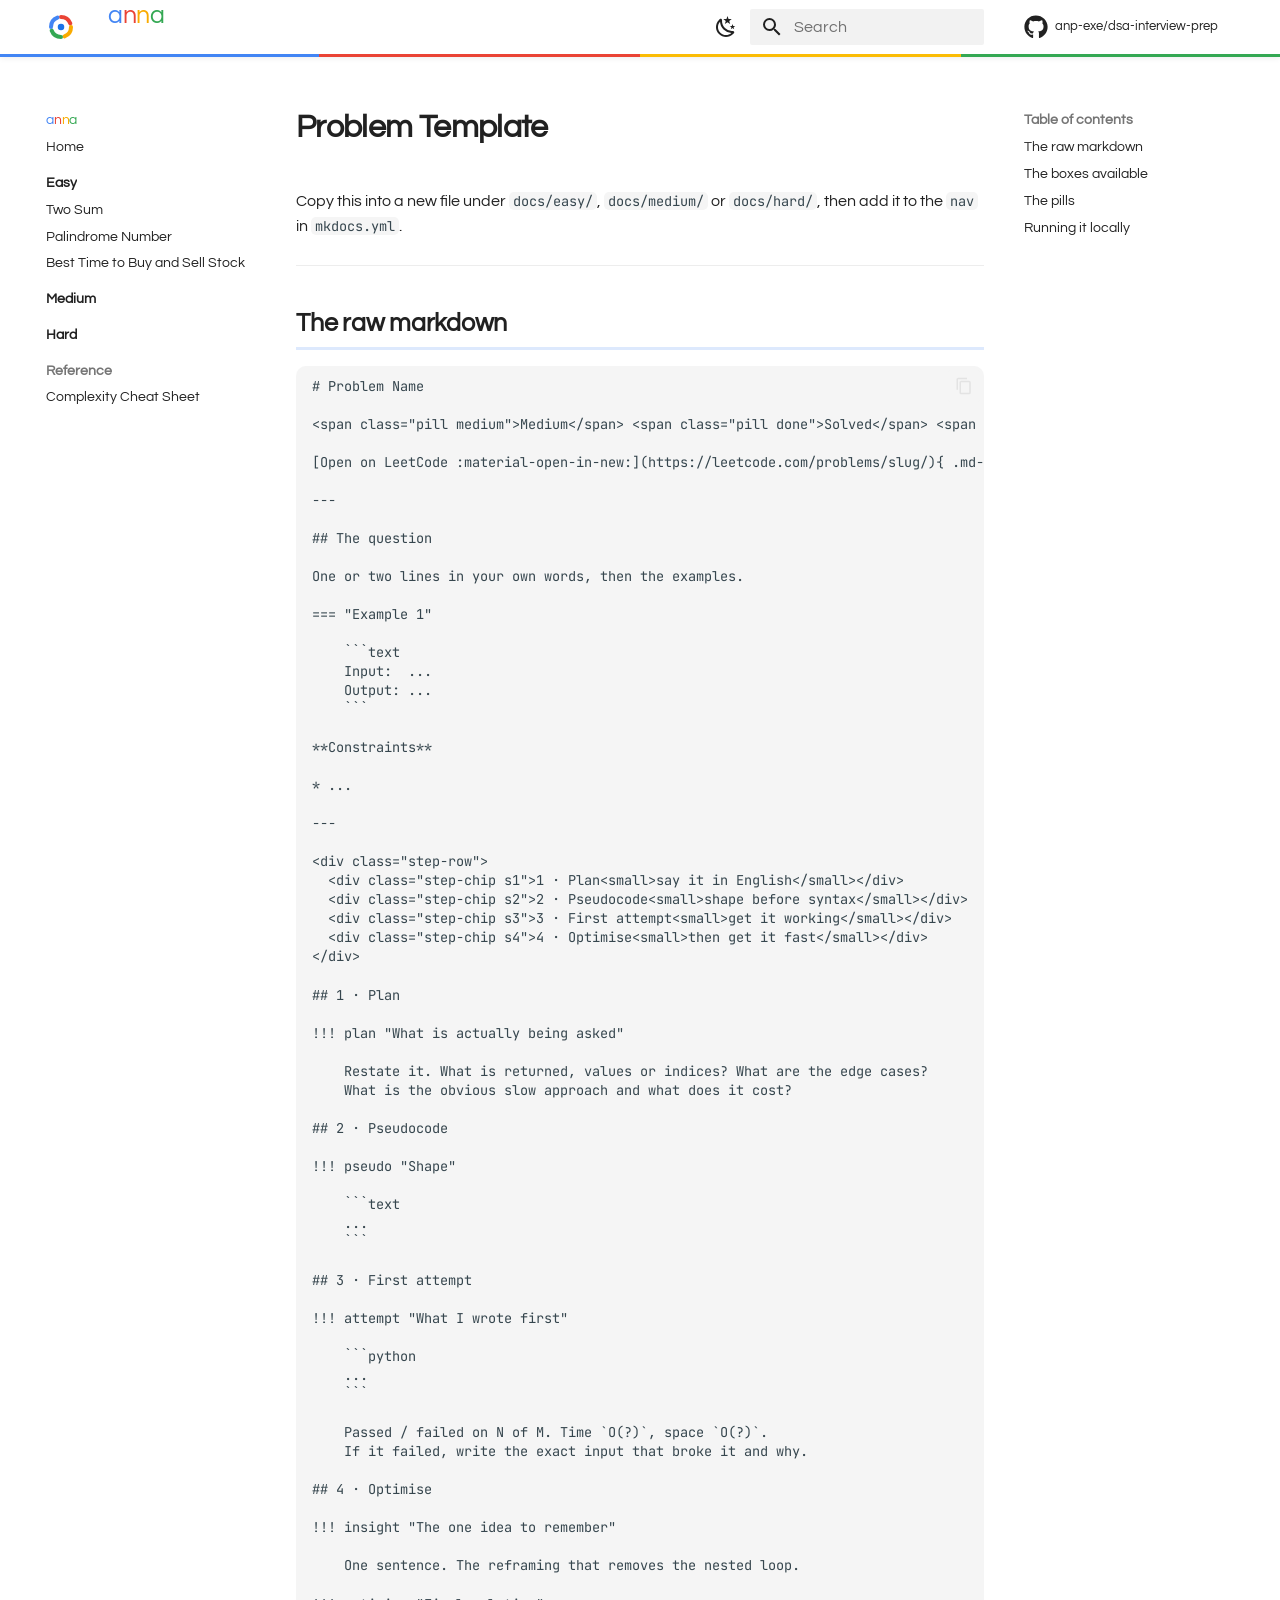
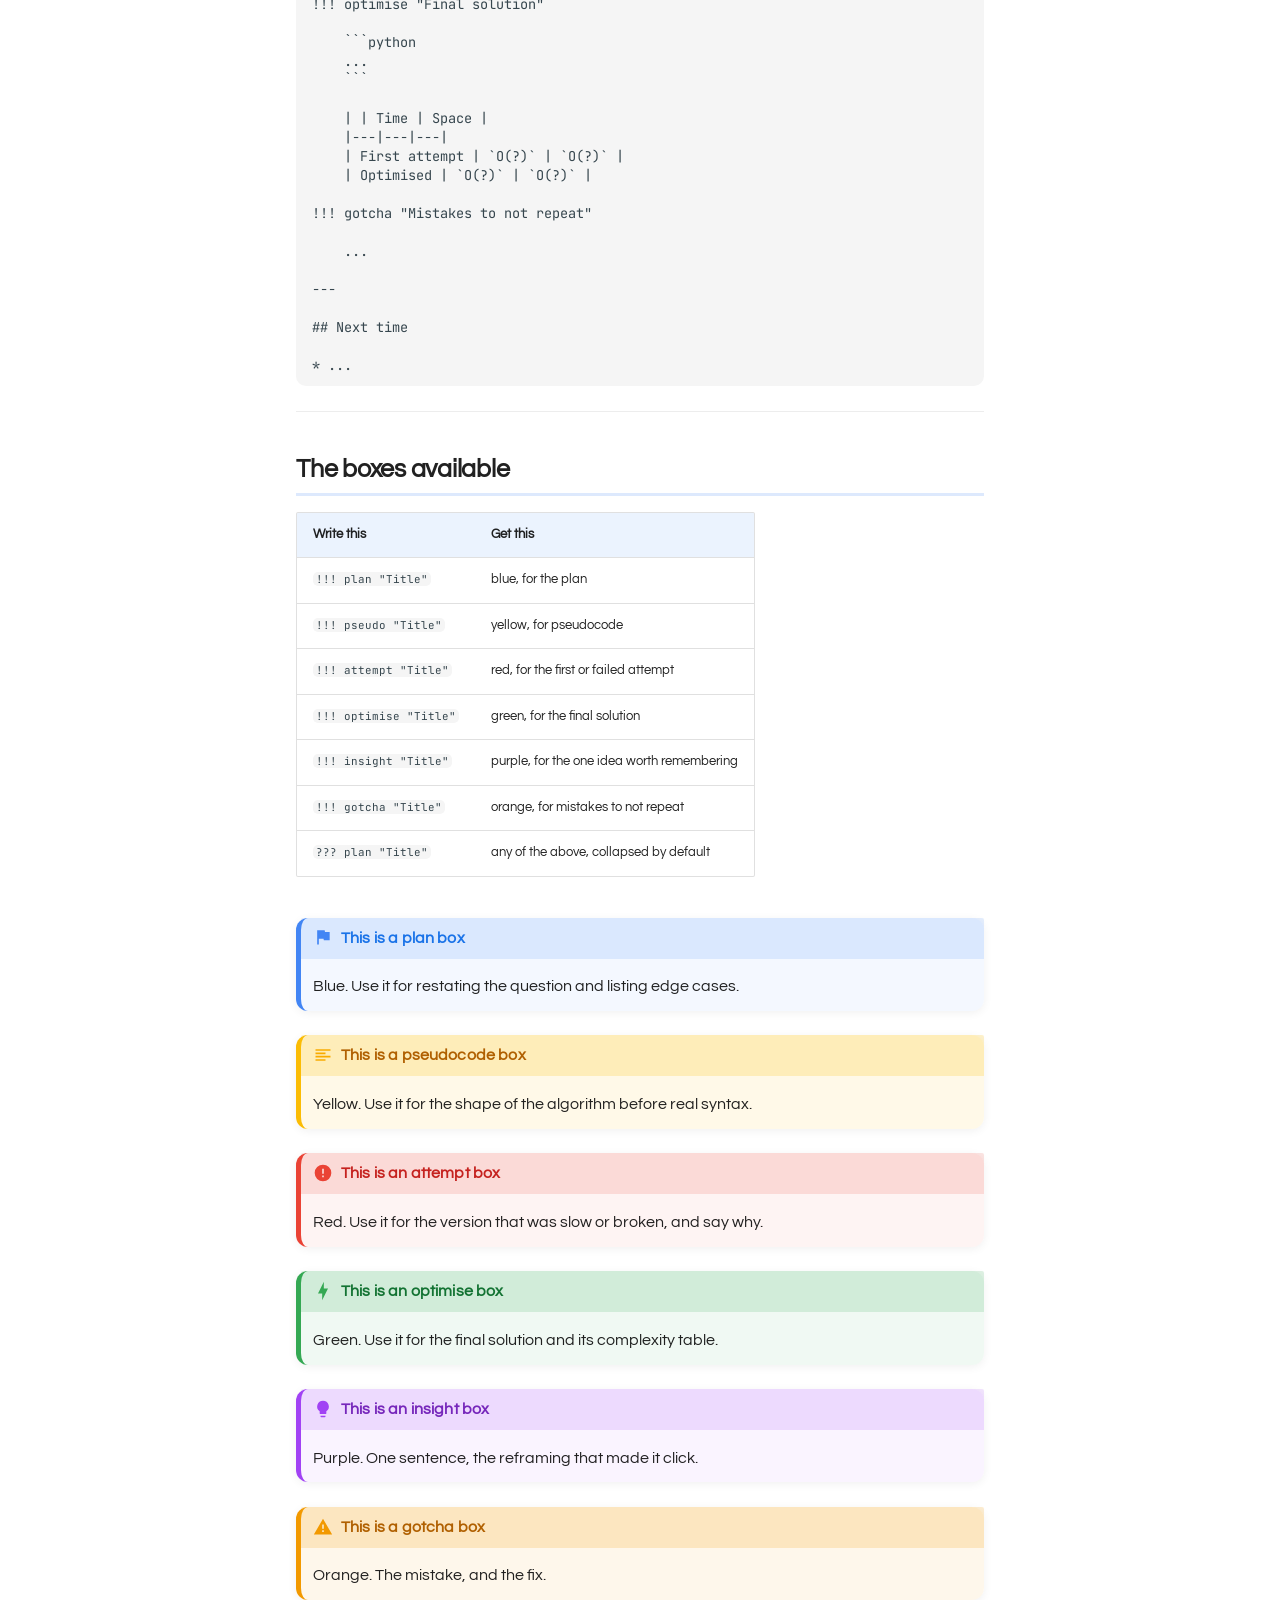
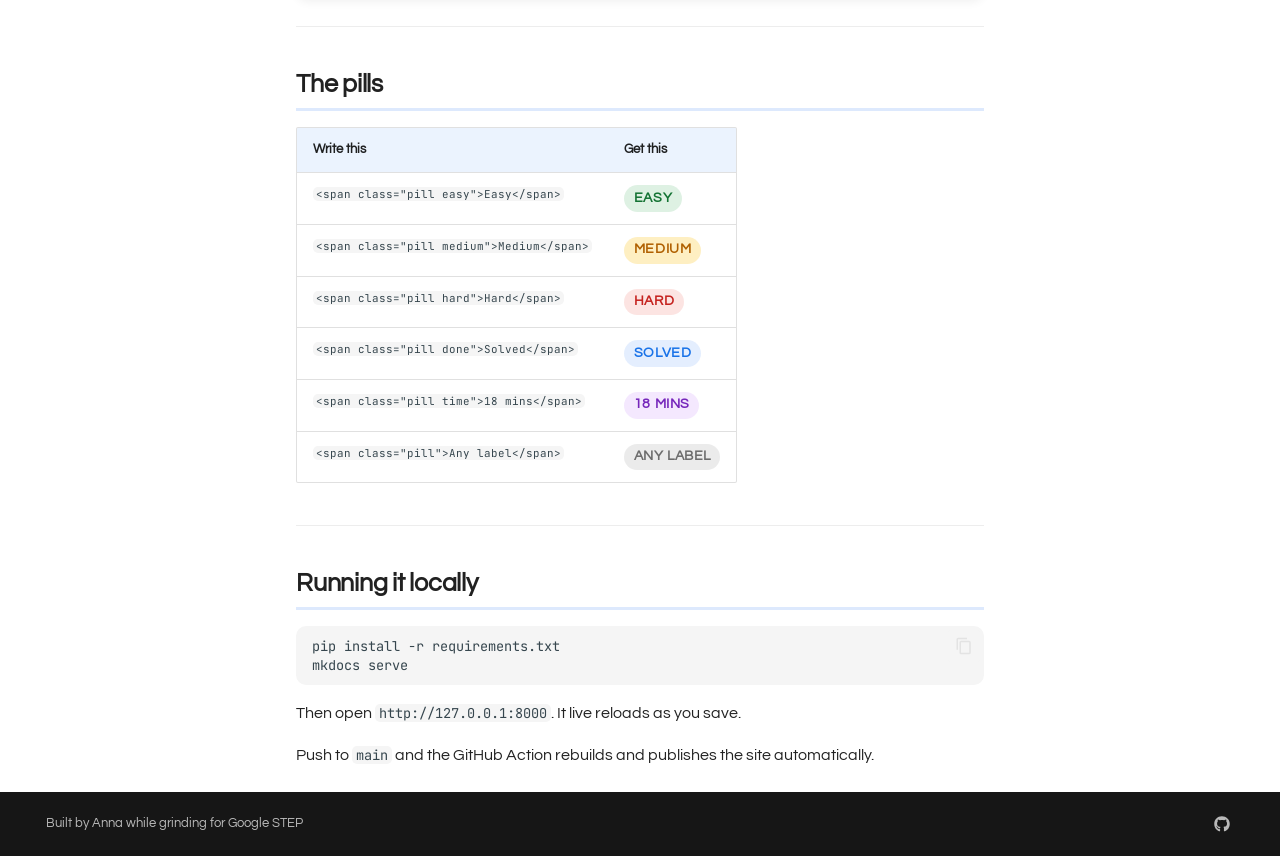
<file: template/index.html>
<!doctype html>
<html lang="en" class="no-js">
  <head>
    
      <meta charset="utf-8">
      <meta name="viewport" content="width=device-width,initial-scale=1">
      
        <meta name="description" content="LeetCode worked solutions for Google STEP interview prep, plan then pseudocode then optimise">
      
      
        <meta name="author" content="Anna">
      
      
        <link rel="canonical" href="https://anp-exe.github.io/dsa-interview-prep/template/">
      
      
        <link rel="prev" href="../cheatsheet/">
      
      
      
        
      
      
      <link rel="icon" href="../assets/favicon.svg">
      <meta name="generator" content="mkdocs-1.6.1, mkdocs-material-9.7.7">
    
    
      
        <title>Problem Template - anna</title>
      
    
    
      <link rel="stylesheet" href="../assets/stylesheets/main.ec1eaa64.min.css">
      
        
        <link rel="stylesheet" href="../assets/stylesheets/palette.ab4e12ef.min.css">
      
      


    
    
      
    
    
      
        
        
        <link rel="preconnect" href="https://fonts.gstatic.com" crossorigin>
        <link rel="stylesheet" href="https://fonts.googleapis.com/css?family=Questrial:300,300i,400,400i,700,700i%7CJetBrains+Mono:400,400i,700,700i&display=fallback">
        <style>:root{--md-text-font:"Questrial";--md-code-font:"JetBrains Mono"}</style>
      
    
    
      <link rel="stylesheet" href="../stylesheets/extra.css">
    
    <script>__md_scope=new URL("..",location),__md_hash=e=>[...e].reduce(((e,_)=>(e<<5)-e+_.charCodeAt(0)),0),__md_get=(e,_=localStorage,t=__md_scope)=>JSON.parse(_.getItem(t.pathname+"."+e)),__md_set=(e,_,t=localStorage,a=__md_scope)=>{try{t.setItem(a.pathname+"."+e,JSON.stringify(_))}catch(e){}}</script>
    
      

    
    
  </head>
  
  
    
    
      
    
    
    
    
    <body dir="ltr" data-md-color-scheme="default" data-md-color-primary="custom" data-md-color-accent="custom">
  
    
    <input class="md-toggle" data-md-toggle="drawer" type="checkbox" id="__drawer" autocomplete="off">
    <input class="md-toggle" data-md-toggle="search" type="checkbox" id="__search" autocomplete="off">
    <label class="md-overlay" for="__drawer"></label>
    <div data-md-component="skip">
      
        
        <a href="#problem-template" class="md-skip">
          Skip to content
        </a>
      
    </div>
    <div data-md-component="announce">
      
    </div>
    
    
      

  

<header class="md-header md-header--shadow" data-md-component="header">
  <nav class="md-header__inner md-grid" aria-label="Header">
    <a href=".." title="anna" class="md-header__button md-logo" aria-label="anna" data-md-component="logo">
      
  <img src="../assets/logo.svg" alt="logo">

    </a>
    <label class="md-header__button md-icon" for="__drawer">
      
      <svg xmlns="http://www.w3.org/2000/svg" viewBox="0 0 24 24"><path d="M3 6h18v2H3zm0 5h18v2H3zm0 5h18v2H3z"/></svg>
    </label>
    <div class="md-header__title" data-md-component="header-title">
      <div class="md-header__ellipsis">
        <div class="md-header__topic">
          <span class="md-ellipsis">
            anna
          </span>
        </div>
        <div class="md-header__topic" data-md-component="header-topic">
          <span class="md-ellipsis">
            
              Problem Template
            
          </span>
        </div>
      </div>
    </div>
    
      
        <form class="md-header__option" data-md-component="palette">
  
    
    
    
    <input class="md-option" data-md-color-media="" data-md-color-scheme="default" data-md-color-primary="custom" data-md-color-accent="custom"  aria-label="Switch to dark mode"  type="radio" name="__palette" id="__palette_0">
    
      <label class="md-header__button md-icon" title="Switch to dark mode" for="__palette_1" hidden>
        <svg xmlns="http://www.w3.org/2000/svg" viewBox="0 0 24 24"><path d="m17.75 4.09-2.53 1.94.91 3.06-2.63-1.81-2.63 1.81.91-3.06-2.53-1.94L12.44 4l1.06-3 1.06 3zm3.5 6.91-1.64 1.25.59 1.98-1.7-1.17-1.7 1.17.59-1.98L15.75 11l2.06-.05L18.5 9l.69 1.95zm-2.28 4.95c.83-.08 1.72 1.1 1.19 1.85-.32.45-.66.87-1.08 1.27C15.17 23 8.84 23 4.94 19.07c-3.91-3.9-3.91-10.24 0-14.14.4-.4.82-.76 1.27-1.08.75-.53 1.93.36 1.85 1.19-.27 2.86.69 5.83 2.89 8.02a9.96 9.96 0 0 0 8.02 2.89m-1.64 2.02a12.08 12.08 0 0 1-7.8-3.47c-2.17-2.19-3.33-5-3.49-7.82-2.81 3.14-2.7 7.96.31 10.98 3.02 3.01 7.84 3.12 10.98.31"/></svg>
      </label>
    
  
    
    
    
    <input class="md-option" data-md-color-media="" data-md-color-scheme="slate" data-md-color-primary="custom" data-md-color-accent="custom"  aria-label="Switch to light mode"  type="radio" name="__palette" id="__palette_1">
    
      <label class="md-header__button md-icon" title="Switch to light mode" for="__palette_0" hidden>
        <svg xmlns="http://www.w3.org/2000/svg" viewBox="0 0 24 24"><path d="M12 7a5 5 0 0 1 5 5 5 5 0 0 1-5 5 5 5 0 0 1-5-5 5 5 0 0 1 5-5m0 2a3 3 0 0 0-3 3 3 3 0 0 0 3 3 3 3 0 0 0 3-3 3 3 0 0 0-3-3m0-7 2.39 3.42C13.65 5.15 12.84 5 12 5s-1.65.15-2.39.42zM3.34 7l4.16-.35A7.2 7.2 0 0 0 5.94 8.5c-.44.74-.69 1.5-.83 2.29zm.02 10 1.76-3.77a7.131 7.131 0 0 0 2.38 4.14zM20.65 7l-1.77 3.79a7.02 7.02 0 0 0-2.38-4.15zm-.01 10-4.14.36c.59-.51 1.12-1.14 1.54-1.86.42-.73.69-1.5.83-2.29zM12 22l-2.41-3.44c.74.27 1.55.44 2.41.44.82 0 1.63-.17 2.37-.44z"/></svg>
      </label>
    
  
</form>
      
    
    
      <script>var palette=__md_get("__palette");if(palette&&palette.color){if("(prefers-color-scheme)"===palette.color.media){var media=matchMedia("(prefers-color-scheme: light)"),input=document.querySelector(media.matches?"[data-md-color-media='(prefers-color-scheme: light)']":"[data-md-color-media='(prefers-color-scheme: dark)']");palette.color.media=input.getAttribute("data-md-color-media"),palette.color.scheme=input.getAttribute("data-md-color-scheme"),palette.color.primary=input.getAttribute("data-md-color-primary"),palette.color.accent=input.getAttribute("data-md-color-accent")}for(var[key,value]of Object.entries(palette.color))document.body.setAttribute("data-md-color-"+key,value)}</script>
    
    
    
      
      
        <label class="md-header__button md-icon" for="__search">
          
          <svg xmlns="http://www.w3.org/2000/svg" viewBox="0 0 24 24"><path d="M9.5 3A6.5 6.5 0 0 1 16 9.5c0 1.61-.59 3.09-1.56 4.23l.27.27h.79l5 5-1.5 1.5-5-5v-.79l-.27-.27A6.52 6.52 0 0 1 9.5 16 6.5 6.5 0 0 1 3 9.5 6.5 6.5 0 0 1 9.5 3m0 2C7 5 5 7 5 9.5S7 14 9.5 14 14 12 14 9.5 12 5 9.5 5"/></svg>
        </label>
        <div class="md-search" data-md-component="search" role="dialog">
  <label class="md-search__overlay" for="__search"></label>
  <div class="md-search__inner" role="search">
    <form class="md-search__form" name="search">
      <input type="text" class="md-search__input" name="query" aria-label="Search" placeholder="Search" autocapitalize="off" autocorrect="off" autocomplete="off" spellcheck="false" data-md-component="search-query" required>
      <label class="md-search__icon md-icon" for="__search">
        
        <svg xmlns="http://www.w3.org/2000/svg" viewBox="0 0 24 24"><path d="M9.5 3A6.5 6.5 0 0 1 16 9.5c0 1.61-.59 3.09-1.56 4.23l.27.27h.79l5 5-1.5 1.5-5-5v-.79l-.27-.27A6.52 6.52 0 0 1 9.5 16 6.5 6.5 0 0 1 3 9.5 6.5 6.5 0 0 1 9.5 3m0 2C7 5 5 7 5 9.5S7 14 9.5 14 14 12 14 9.5 12 5 9.5 5"/></svg>
        
        <svg xmlns="http://www.w3.org/2000/svg" viewBox="0 0 24 24"><path d="M20 11v2H8l5.5 5.5-1.42 1.42L4.16 12l7.92-7.92L13.5 5.5 8 11z"/></svg>
      </label>
      <nav class="md-search__options" aria-label="Search">
        
        <button type="reset" class="md-search__icon md-icon" title="Clear" aria-label="Clear" tabindex="-1">
          
          <svg xmlns="http://www.w3.org/2000/svg" viewBox="0 0 24 24"><path d="M19 6.41 17.59 5 12 10.59 6.41 5 5 6.41 10.59 12 5 17.59 6.41 19 12 13.41 17.59 19 19 17.59 13.41 12z"/></svg>
        </button>
      </nav>
      
        <div class="md-search__suggest" data-md-component="search-suggest"></div>
      
    </form>
    <div class="md-search__output">
      <div class="md-search__scrollwrap" tabindex="0" data-md-scrollfix>
        <div class="md-search-result" data-md-component="search-result">
          <div class="md-search-result__meta">
            Initializing search
          </div>
          <ol class="md-search-result__list" role="presentation"></ol>
        </div>
      </div>
    </div>
  </div>
</div>
      
    
    
      <div class="md-header__source">
        <a href="https://github.com/anp-exe/dsa-interview-prep" title="Go to repository" class="md-source" data-md-component="source">
  <div class="md-source__icon md-icon">
    
    <svg xmlns="http://www.w3.org/2000/svg" viewBox="0 0 512 512"><!--! Font Awesome Free 7.1.0 by @fontawesome - https://fontawesome.com License - https://fontawesome.com/license/free (Icons: CC BY 4.0, Fonts: SIL OFL 1.1, Code: MIT License) Copyright 2025 Fonticons, Inc.--><path d="M173.9 397.4c0 2-2.3 3.6-5.2 3.6-3.3.3-5.6-1.3-5.6-3.6 0-2 2.3-3.6 5.2-3.6 3-.3 5.6 1.3 5.6 3.6m-31.1-4.5c-.7 2 1.3 4.3 4.3 4.9 2.6 1 5.6 0 6.2-2s-1.3-4.3-4.3-5.2c-2.6-.7-5.5.3-6.2 2.3m44.2-1.7c-2.9.7-4.9 2.6-4.6 4.9.3 2 2.9 3.3 5.9 2.6 2.9-.7 4.9-2.6 4.6-4.6-.3-1.9-3-3.2-5.9-2.9M252.8 8C114.1 8 8 113.3 8 252c0 110.9 69.8 205.8 169.5 239.2 12.8 2.3 17.3-5.6 17.3-12.1 0-6.2-.3-40.4-.3-61.4 0 0-70 15-84.7-29.8 0 0-11.4-29.1-27.8-36.6 0 0-22.9-15.7 1.6-15.4 0 0 24.9 2 38.6 25.8 21.9 38.6 58.6 27.5 72.9 20.9 2.3-16 8.8-27.1 16-33.7-55.9-6.2-112.3-14.3-112.3-110.5 0-27.5 7.6-41.3 23.6-58.9-2.6-6.5-11.1-33.3 2.6-67.9 20.9-6.5 69 27 69 27 20-5.6 41.5-8.5 62.8-8.5s42.8 2.9 62.8 8.5c0 0 48.1-33.6 69-27 13.7 34.7 5.2 61.4 2.6 67.9 16 17.7 25.8 31.5 25.8 58.9 0 96.5-58.9 104.2-114.8 110.5 9.2 7.9 17 22.9 17 46.4 0 33.7-.3 75.4-.3 83.6 0 6.5 4.6 14.4 17.3 12.1C436.2 457.8 504 362.9 504 252 504 113.3 391.5 8 252.8 8M105.2 352.9c-1.3 1-1 3.3.7 5.2 1.6 1.6 3.9 2.3 5.2 1 1.3-1 1-3.3-.7-5.2-1.6-1.6-3.9-2.3-5.2-1m-10.8-8.1c-.7 1.3.3 2.9 2.3 3.9 1.6 1 3.6.7 4.3-.7.7-1.3-.3-2.9-2.3-3.9-2-.6-3.6-.3-4.3.7m32.4 35.6c-1.6 1.3-1 4.3 1.3 6.2 2.3 2.3 5.2 2.6 6.5 1 1.3-1.3.7-4.3-1.3-6.2-2.2-2.3-5.2-2.6-6.5-1m-11.4-14.7c-1.6 1-1.6 3.6 0 5.9s4.3 3.3 5.6 2.3c1.6-1.3 1.6-3.9 0-6.2-1.4-2.3-4-3.3-5.6-2"/></svg>
  </div>
  <div class="md-source__repository">
    anp-exe/dsa-interview-prep
  </div>
</a>
      </div>
    
  </nav>
  
</header>
    
    <div class="md-container" data-md-component="container">
      
      
        
          
        
      
      <main class="md-main" data-md-component="main">
        <div class="md-main__inner md-grid">
          
            
              
              <div class="md-sidebar md-sidebar--primary" data-md-component="sidebar" data-md-type="navigation" >
                <div class="md-sidebar__scrollwrap">
                  <div class="md-sidebar__inner">
                    



<nav class="md-nav md-nav--primary" aria-label="Navigation" data-md-level="0">
  <label class="md-nav__title" for="__drawer">
    <a href=".." title="anna" class="md-nav__button md-logo" aria-label="anna" data-md-component="logo">
      
  <img src="../assets/logo.svg" alt="logo">

    </a>
    anna
  </label>
  
    <div class="md-nav__source">
      <a href="https://github.com/anp-exe/dsa-interview-prep" title="Go to repository" class="md-source" data-md-component="source">
  <div class="md-source__icon md-icon">
    
    <svg xmlns="http://www.w3.org/2000/svg" viewBox="0 0 512 512"><!--! Font Awesome Free 7.1.0 by @fontawesome - https://fontawesome.com License - https://fontawesome.com/license/free (Icons: CC BY 4.0, Fonts: SIL OFL 1.1, Code: MIT License) Copyright 2025 Fonticons, Inc.--><path d="M173.9 397.4c0 2-2.3 3.6-5.2 3.6-3.3.3-5.6-1.3-5.6-3.6 0-2 2.3-3.6 5.2-3.6 3-.3 5.6 1.3 5.6 3.6m-31.1-4.5c-.7 2 1.3 4.3 4.3 4.9 2.6 1 5.6 0 6.2-2s-1.3-4.3-4.3-5.2c-2.6-.7-5.5.3-6.2 2.3m44.2-1.7c-2.9.7-4.9 2.6-4.6 4.9.3 2 2.9 3.3 5.9 2.6 2.9-.7 4.9-2.6 4.6-4.6-.3-1.9-3-3.2-5.9-2.9M252.8 8C114.1 8 8 113.3 8 252c0 110.9 69.8 205.8 169.5 239.2 12.8 2.3 17.3-5.6 17.3-12.1 0-6.2-.3-40.4-.3-61.4 0 0-70 15-84.7-29.8 0 0-11.4-29.1-27.8-36.6 0 0-22.9-15.7 1.6-15.4 0 0 24.9 2 38.6 25.8 21.9 38.6 58.6 27.5 72.9 20.9 2.3-16 8.8-27.1 16-33.7-55.9-6.2-112.3-14.3-112.3-110.5 0-27.5 7.6-41.3 23.6-58.9-2.6-6.5-11.1-33.3 2.6-67.9 20.9-6.5 69 27 69 27 20-5.6 41.5-8.5 62.8-8.5s42.8 2.9 62.8 8.5c0 0 48.1-33.6 69-27 13.7 34.7 5.2 61.4 2.6 67.9 16 17.7 25.8 31.5 25.8 58.9 0 96.5-58.9 104.2-114.8 110.5 9.2 7.9 17 22.9 17 46.4 0 33.7-.3 75.4-.3 83.6 0 6.5 4.6 14.4 17.3 12.1C436.2 457.8 504 362.9 504 252 504 113.3 391.5 8 252.8 8M105.2 352.9c-1.3 1-1 3.3.7 5.2 1.6 1.6 3.9 2.3 5.2 1 1.3-1 1-3.3-.7-5.2-1.6-1.6-3.9-2.3-5.2-1m-10.8-8.1c-.7 1.3.3 2.9 2.3 3.9 1.6 1 3.6.7 4.3-.7.7-1.3-.3-2.9-2.3-3.9-2-.6-3.6-.3-4.3.7m32.4 35.6c-1.6 1.3-1 4.3 1.3 6.2 2.3 2.3 5.2 2.6 6.5 1 1.3-1.3.7-4.3-1.3-6.2-2.2-2.3-5.2-2.6-6.5-1m-11.4-14.7c-1.6 1-1.6 3.6 0 5.9s4.3 3.3 5.6 2.3c1.6-1.3 1.6-3.9 0-6.2-1.4-2.3-4-3.3-5.6-2"/></svg>
  </div>
  <div class="md-source__repository">
    anp-exe/dsa-interview-prep
  </div>
</a>
    </div>
  
  <ul class="md-nav__list" data-md-scrollfix>
    
      
      
  
  
  
  
    <li class="md-nav__item">
      <a href=".." class="md-nav__link">
        
  
  
  <span class="md-ellipsis">
    
  
    Home
  

    
  </span>
  
  

      </a>
    </li>
  

    
      
      
  
  
  
  
    
    
      
        
          
        
      
        
      
        
      
        
      
    
    
    
      
        
        
      
    
    
    <li class="md-nav__item md-nav__item--section md-nav__item--nested">
      
        
        
        <input class="md-nav__toggle md-toggle " type="checkbox" id="__nav_2" >
        
          
          <div class="md-nav__link md-nav__container">
            <a href="../easy/" class="md-nav__link ">
              
  
  
  <span class="md-ellipsis">
    
  
    Easy
  

    
  </span>
  
  

            </a>
            
              
              <label class="md-nav__link " for="__nav_2" id="__nav_2_label" tabindex="">
                <span class="md-nav__icon md-icon"></span>
              </label>
            
          </div>
        
        <nav class="md-nav" data-md-level="1" aria-labelledby="__nav_2_label" aria-expanded="false">
          <label class="md-nav__title" for="__nav_2">
            <span class="md-nav__icon md-icon"></span>
            
  
    Easy
  

          </label>
          <ul class="md-nav__list" data-md-scrollfix>
            
              
            
              
                
  
  
  
  
    <li class="md-nav__item">
      <a href="../easy/two-sum/" class="md-nav__link">
        
  
  
  <span class="md-ellipsis">
    
  
    Two Sum
  

    
  </span>
  
  

      </a>
    </li>
  

              
            
              
                
  
  
  
  
    <li class="md-nav__item">
      <a href="../easy/palindrome-number/" class="md-nav__link">
        
  
  
  <span class="md-ellipsis">
    
  
    Palindrome Number
  

    
  </span>
  
  

      </a>
    </li>
  

              
            
              
                
  
  
  
  
    <li class="md-nav__item">
      <a href="../easy/best-time-to-buy-and-sell-stock/" class="md-nav__link">
        
  
  
  <span class="md-ellipsis">
    
  
    Best Time to Buy and Sell Stock
  

    
  </span>
  
  

      </a>
    </li>
  

              
            
          </ul>
        </nav>
      
    </li>
  

    
      
      
  
  
  
  
    
    
      
        
          
        
      
    
    
    
      
        
        
      
    
    
    <li class="md-nav__item md-nav__item--section md-nav__item--nested">
      
        
        
        <input class="md-nav__toggle md-toggle " type="checkbox" id="__nav_3" >
        
          
          <div class="md-nav__link md-nav__container">
            <a href="../medium/" class="md-nav__link ">
              
  
  
  <span class="md-ellipsis">
    
  
    Medium
  

    
  </span>
  
  

            </a>
            
          </div>
        
        <nav class="md-nav" data-md-level="1" aria-labelledby="__nav_3_label" aria-expanded="false">
          <label class="md-nav__title" for="__nav_3">
            <span class="md-nav__icon md-icon"></span>
            
  
    Medium
  

          </label>
          <ul class="md-nav__list" data-md-scrollfix>
            
              
            
          </ul>
        </nav>
      
    </li>
  

    
      
      
  
  
  
  
    
    
      
        
          
        
      
    
    
    
      
        
        
      
    
    
    <li class="md-nav__item md-nav__item--section md-nav__item--nested">
      
        
        
        <input class="md-nav__toggle md-toggle " type="checkbox" id="__nav_4" >
        
          
          <div class="md-nav__link md-nav__container">
            <a href="../hard/" class="md-nav__link ">
              
  
  
  <span class="md-ellipsis">
    
  
    Hard
  

    
  </span>
  
  

            </a>
            
          </div>
        
        <nav class="md-nav" data-md-level="1" aria-labelledby="__nav_4_label" aria-expanded="false">
          <label class="md-nav__title" for="__nav_4">
            <span class="md-nav__icon md-icon"></span>
            
  
    Hard
  

          </label>
          <ul class="md-nav__list" data-md-scrollfix>
            
              
            
          </ul>
        </nav>
      
    </li>
  

    
      
      
  
  
    
  
  
  
    
    
      
        
      
        
      
    
    
    
      
        
        
      
    
    
    <li class="md-nav__item md-nav__item--active md-nav__item--section md-nav__item--nested">
      
        
        
        <input class="md-nav__toggle md-toggle " type="checkbox" id="__nav_5" checked>
        
          
          <label class="md-nav__link" for="__nav_5" id="__nav_5_label" tabindex="">
            
  
  
  <span class="md-ellipsis">
    
  
    Reference
  

    
  </span>
  
  

            <span class="md-nav__icon md-icon"></span>
          </label>
        
        <nav class="md-nav" data-md-level="1" aria-labelledby="__nav_5_label" aria-expanded="true">
          <label class="md-nav__title" for="__nav_5">
            <span class="md-nav__icon md-icon"></span>
            
  
    Reference
  

          </label>
          <ul class="md-nav__list" data-md-scrollfix>
            
              
                
  
  
  
  
    <li class="md-nav__item">
      <a href="../cheatsheet/" class="md-nav__link">
        
  
  
  <span class="md-ellipsis">
    
  
    Complexity Cheat Sheet
  

    
  </span>
  
  

      </a>
    </li>
  

              
            
              
                
  
  
    
  
  
  
    <li class="md-nav__item md-nav__item--active">
      
      <input class="md-nav__toggle md-toggle" type="checkbox" id="__toc">
      
      
        
      
      
        <label class="md-nav__link md-nav__link--active" for="__toc">
          
  
  
  <span class="md-ellipsis">
    
  
    Problem Template
  

    
  </span>
  
  

          <span class="md-nav__icon md-icon"></span>
        </label>
      
      <a href="./" class="md-nav__link md-nav__link--active">
        
  
  
  <span class="md-ellipsis">
    
  
    Problem Template
  

    
  </span>
  
  

      </a>
      
        

<nav class="md-nav md-nav--secondary" aria-label="Table of contents">
  
  
  
    
  
  
    <label class="md-nav__title" for="__toc">
      <span class="md-nav__icon md-icon"></span>
      Table of contents
    </label>
    <ul class="md-nav__list" data-md-component="toc" data-md-scrollfix>
      
        <li class="md-nav__item">
  <a href="#the-raw-markdown" class="md-nav__link">
    <span class="md-ellipsis">
      
        The raw markdown
      
    </span>
  </a>
  
</li>
      
        <li class="md-nav__item">
  <a href="#the-boxes-available" class="md-nav__link">
    <span class="md-ellipsis">
      
        The boxes available
      
    </span>
  </a>
  
</li>
      
        <li class="md-nav__item">
  <a href="#the-pills" class="md-nav__link">
    <span class="md-ellipsis">
      
        The pills
      
    </span>
  </a>
  
</li>
      
        <li class="md-nav__item">
  <a href="#running-it-locally" class="md-nav__link">
    <span class="md-ellipsis">
      
        Running it locally
      
    </span>
  </a>
  
</li>
      
    </ul>
  
</nav>
      
    </li>
  

              
            
          </ul>
        </nav>
      
    </li>
  

    
  </ul>
</nav>
                  </div>
                </div>
              </div>
            
            
              
              <div class="md-sidebar md-sidebar--secondary" data-md-component="sidebar" data-md-type="toc" >
                <div class="md-sidebar__scrollwrap">
                  <div class="md-sidebar__inner">
                    

<nav class="md-nav md-nav--secondary" aria-label="Table of contents">
  
  
  
    
  
  
    <label class="md-nav__title" for="__toc">
      <span class="md-nav__icon md-icon"></span>
      Table of contents
    </label>
    <ul class="md-nav__list" data-md-component="toc" data-md-scrollfix>
      
        <li class="md-nav__item">
  <a href="#the-raw-markdown" class="md-nav__link">
    <span class="md-ellipsis">
      
        The raw markdown
      
    </span>
  </a>
  
</li>
      
        <li class="md-nav__item">
  <a href="#the-boxes-available" class="md-nav__link">
    <span class="md-ellipsis">
      
        The boxes available
      
    </span>
  </a>
  
</li>
      
        <li class="md-nav__item">
  <a href="#the-pills" class="md-nav__link">
    <span class="md-ellipsis">
      
        The pills
      
    </span>
  </a>
  
</li>
      
        <li class="md-nav__item">
  <a href="#running-it-locally" class="md-nav__link">
    <span class="md-ellipsis">
      
        Running it locally
      
    </span>
  </a>
  
</li>
      
    </ul>
  
</nav>
                  </div>
                </div>
              </div>
            
          
          
            <div class="md-content" data-md-component="content">
              
              <article class="md-content__inner md-typeset">
                
                  


  
  


<h1 id="problem-template">Problem Template<a class="headerlink" href="#problem-template" title="Link to this section">&para;</a></h1>
<p>Copy this into a new file under <code>docs/easy/</code>, <code>docs/medium/</code> or <code>docs/hard/</code>, then add it to the <code>nav</code> in <code>mkdocs.yml</code>.</p>
<hr />
<h2 id="the-raw-markdown">The raw markdown<a class="headerlink" href="#the-raw-markdown" title="Link to this section">&para;</a></h2>
<div class="highlight"><pre><span></span><code><span id="__span-0-1"><a id="__codelineno-0-1" name="__codelineno-0-1" href="#__codelineno-0-1"></a># Problem Name
</span><span id="__span-0-2"><a id="__codelineno-0-2" name="__codelineno-0-2" href="#__codelineno-0-2"></a>
</span><span id="__span-0-3"><a id="__codelineno-0-3" name="__codelineno-0-3" href="#__codelineno-0-3"></a>&lt;span class="pill medium"&gt;Medium&lt;/span&gt; &lt;span class="pill done"&gt;Solved&lt;/span&gt; &lt;span class="pill time"&gt;22 mins&lt;/span&gt; &lt;span class="pill"&gt;Sliding window&lt;/span&gt;
</span><span id="__span-0-4"><a id="__codelineno-0-4" name="__codelineno-0-4" href="#__codelineno-0-4"></a>
</span><span id="__span-0-5"><a id="__codelineno-0-5" name="__codelineno-0-5" href="#__codelineno-0-5"></a>[Open on LeetCode :material-open-in-new:](https://leetcode.com/problems/slug/){ .md-button }
</span><span id="__span-0-6"><a id="__codelineno-0-6" name="__codelineno-0-6" href="#__codelineno-0-6"></a>
</span><span id="__span-0-7"><a id="__codelineno-0-7" name="__codelineno-0-7" href="#__codelineno-0-7"></a>---
</span><span id="__span-0-8"><a id="__codelineno-0-8" name="__codelineno-0-8" href="#__codelineno-0-8"></a>
</span><span id="__span-0-9"><a id="__codelineno-0-9" name="__codelineno-0-9" href="#__codelineno-0-9"></a>## The question
</span><span id="__span-0-10"><a id="__codelineno-0-10" name="__codelineno-0-10" href="#__codelineno-0-10"></a>
</span><span id="__span-0-11"><a id="__codelineno-0-11" name="__codelineno-0-11" href="#__codelineno-0-11"></a>One or two lines in your own words, then the examples.
</span><span id="__span-0-12"><a id="__codelineno-0-12" name="__codelineno-0-12" href="#__codelineno-0-12"></a>
</span><span id="__span-0-13"><a id="__codelineno-0-13" name="__codelineno-0-13" href="#__codelineno-0-13"></a>=== "Example 1"
</span><span id="__span-0-14"><a id="__codelineno-0-14" name="__codelineno-0-14" href="#__codelineno-0-14"></a>
</span><span id="__span-0-15"><a id="__codelineno-0-15" name="__codelineno-0-15" href="#__codelineno-0-15"></a>    ```text
</span><span id="__span-0-16"><a id="__codelineno-0-16" name="__codelineno-0-16" href="#__codelineno-0-16"></a>    Input:  ...
</span><span id="__span-0-17"><a id="__codelineno-0-17" name="__codelineno-0-17" href="#__codelineno-0-17"></a>    Output: ...
</span><span id="__span-0-18"><a id="__codelineno-0-18" name="__codelineno-0-18" href="#__codelineno-0-18"></a>    ```
</span><span id="__span-0-19"><a id="__codelineno-0-19" name="__codelineno-0-19" href="#__codelineno-0-19"></a>
</span><span id="__span-0-20"><a id="__codelineno-0-20" name="__codelineno-0-20" href="#__codelineno-0-20"></a>**Constraints**
</span><span id="__span-0-21"><a id="__codelineno-0-21" name="__codelineno-0-21" href="#__codelineno-0-21"></a>
</span><span id="__span-0-22"><a id="__codelineno-0-22" name="__codelineno-0-22" href="#__codelineno-0-22"></a>* ...
</span><span id="__span-0-23"><a id="__codelineno-0-23" name="__codelineno-0-23" href="#__codelineno-0-23"></a>
</span><span id="__span-0-24"><a id="__codelineno-0-24" name="__codelineno-0-24" href="#__codelineno-0-24"></a>---
</span><span id="__span-0-25"><a id="__codelineno-0-25" name="__codelineno-0-25" href="#__codelineno-0-25"></a>
</span><span id="__span-0-26"><a id="__codelineno-0-26" name="__codelineno-0-26" href="#__codelineno-0-26"></a>&lt;div class="step-row"&gt;
</span><span id="__span-0-27"><a id="__codelineno-0-27" name="__codelineno-0-27" href="#__codelineno-0-27"></a>  &lt;div class="step-chip s1"&gt;1 · Plan&lt;small&gt;say it in English&lt;/small&gt;&lt;/div&gt;
</span><span id="__span-0-28"><a id="__codelineno-0-28" name="__codelineno-0-28" href="#__codelineno-0-28"></a>  &lt;div class="step-chip s2"&gt;2 · Pseudocode&lt;small&gt;shape before syntax&lt;/small&gt;&lt;/div&gt;
</span><span id="__span-0-29"><a id="__codelineno-0-29" name="__codelineno-0-29" href="#__codelineno-0-29"></a>  &lt;div class="step-chip s3"&gt;3 · First attempt&lt;small&gt;get it working&lt;/small&gt;&lt;/div&gt;
</span><span id="__span-0-30"><a id="__codelineno-0-30" name="__codelineno-0-30" href="#__codelineno-0-30"></a>  &lt;div class="step-chip s4"&gt;4 · Optimise&lt;small&gt;then get it fast&lt;/small&gt;&lt;/div&gt;
</span><span id="__span-0-31"><a id="__codelineno-0-31" name="__codelineno-0-31" href="#__codelineno-0-31"></a>&lt;/div&gt;
</span><span id="__span-0-32"><a id="__codelineno-0-32" name="__codelineno-0-32" href="#__codelineno-0-32"></a>
</span><span id="__span-0-33"><a id="__codelineno-0-33" name="__codelineno-0-33" href="#__codelineno-0-33"></a>## 1 · Plan
</span><span id="__span-0-34"><a id="__codelineno-0-34" name="__codelineno-0-34" href="#__codelineno-0-34"></a>
</span><span id="__span-0-35"><a id="__codelineno-0-35" name="__codelineno-0-35" href="#__codelineno-0-35"></a>!!! plan "What is actually being asked"
</span><span id="__span-0-36"><a id="__codelineno-0-36" name="__codelineno-0-36" href="#__codelineno-0-36"></a>
</span><span id="__span-0-37"><a id="__codelineno-0-37" name="__codelineno-0-37" href="#__codelineno-0-37"></a>    Restate it. What is returned, values or indices? What are the edge cases?
</span><span id="__span-0-38"><a id="__codelineno-0-38" name="__codelineno-0-38" href="#__codelineno-0-38"></a>    What is the obvious slow approach and what does it cost?
</span><span id="__span-0-39"><a id="__codelineno-0-39" name="__codelineno-0-39" href="#__codelineno-0-39"></a>
</span><span id="__span-0-40"><a id="__codelineno-0-40" name="__codelineno-0-40" href="#__codelineno-0-40"></a>## 2 · Pseudocode
</span><span id="__span-0-41"><a id="__codelineno-0-41" name="__codelineno-0-41" href="#__codelineno-0-41"></a>
</span><span id="__span-0-42"><a id="__codelineno-0-42" name="__codelineno-0-42" href="#__codelineno-0-42"></a>!!! pseudo "Shape"
</span><span id="__span-0-43"><a id="__codelineno-0-43" name="__codelineno-0-43" href="#__codelineno-0-43"></a>
</span><span id="__span-0-44"><a id="__codelineno-0-44" name="__codelineno-0-44" href="#__codelineno-0-44"></a>    ```text
</span><span id="__span-0-45"><a id="__codelineno-0-45" name="__codelineno-0-45" href="#__codelineno-0-45"></a>    ...
</span><span id="__span-0-46"><a id="__codelineno-0-46" name="__codelineno-0-46" href="#__codelineno-0-46"></a>    ```
</span><span id="__span-0-47"><a id="__codelineno-0-47" name="__codelineno-0-47" href="#__codelineno-0-47"></a>
</span><span id="__span-0-48"><a id="__codelineno-0-48" name="__codelineno-0-48" href="#__codelineno-0-48"></a>## 3 · First attempt
</span><span id="__span-0-49"><a id="__codelineno-0-49" name="__codelineno-0-49" href="#__codelineno-0-49"></a>
</span><span id="__span-0-50"><a id="__codelineno-0-50" name="__codelineno-0-50" href="#__codelineno-0-50"></a>!!! attempt "What I wrote first"
</span><span id="__span-0-51"><a id="__codelineno-0-51" name="__codelineno-0-51" href="#__codelineno-0-51"></a>
</span><span id="__span-0-52"><a id="__codelineno-0-52" name="__codelineno-0-52" href="#__codelineno-0-52"></a>    ```python
</span><span id="__span-0-53"><a id="__codelineno-0-53" name="__codelineno-0-53" href="#__codelineno-0-53"></a>    ...
</span><span id="__span-0-54"><a id="__codelineno-0-54" name="__codelineno-0-54" href="#__codelineno-0-54"></a>    ```
</span><span id="__span-0-55"><a id="__codelineno-0-55" name="__codelineno-0-55" href="#__codelineno-0-55"></a>
</span><span id="__span-0-56"><a id="__codelineno-0-56" name="__codelineno-0-56" href="#__codelineno-0-56"></a>    Passed / failed on N of M. Time `O(?)`, space `O(?)`.
</span><span id="__span-0-57"><a id="__codelineno-0-57" name="__codelineno-0-57" href="#__codelineno-0-57"></a>    If it failed, write the exact input that broke it and why.
</span><span id="__span-0-58"><a id="__codelineno-0-58" name="__codelineno-0-58" href="#__codelineno-0-58"></a>
</span><span id="__span-0-59"><a id="__codelineno-0-59" name="__codelineno-0-59" href="#__codelineno-0-59"></a>## 4 · Optimise
</span><span id="__span-0-60"><a id="__codelineno-0-60" name="__codelineno-0-60" href="#__codelineno-0-60"></a>
</span><span id="__span-0-61"><a id="__codelineno-0-61" name="__codelineno-0-61" href="#__codelineno-0-61"></a>!!! insight "The one idea to remember"
</span><span id="__span-0-62"><a id="__codelineno-0-62" name="__codelineno-0-62" href="#__codelineno-0-62"></a>
</span><span id="__span-0-63"><a id="__codelineno-0-63" name="__codelineno-0-63" href="#__codelineno-0-63"></a>    One sentence. The reframing that removes the nested loop.
</span><span id="__span-0-64"><a id="__codelineno-0-64" name="__codelineno-0-64" href="#__codelineno-0-64"></a>
</span><span id="__span-0-65"><a id="__codelineno-0-65" name="__codelineno-0-65" href="#__codelineno-0-65"></a>!!! optimise "Final solution"
</span><span id="__span-0-66"><a id="__codelineno-0-66" name="__codelineno-0-66" href="#__codelineno-0-66"></a>
</span><span id="__span-0-67"><a id="__codelineno-0-67" name="__codelineno-0-67" href="#__codelineno-0-67"></a>    ```python
</span><span id="__span-0-68"><a id="__codelineno-0-68" name="__codelineno-0-68" href="#__codelineno-0-68"></a>    ...
</span><span id="__span-0-69"><a id="__codelineno-0-69" name="__codelineno-0-69" href="#__codelineno-0-69"></a>    ```
</span><span id="__span-0-70"><a id="__codelineno-0-70" name="__codelineno-0-70" href="#__codelineno-0-70"></a>
</span><span id="__span-0-71"><a id="__codelineno-0-71" name="__codelineno-0-71" href="#__codelineno-0-71"></a>    | | Time | Space |
</span><span id="__span-0-72"><a id="__codelineno-0-72" name="__codelineno-0-72" href="#__codelineno-0-72"></a>    |---|---|---|
</span><span id="__span-0-73"><a id="__codelineno-0-73" name="__codelineno-0-73" href="#__codelineno-0-73"></a>    | First attempt | `O(?)` | `O(?)` |
</span><span id="__span-0-74"><a id="__codelineno-0-74" name="__codelineno-0-74" href="#__codelineno-0-74"></a>    | Optimised | `O(?)` | `O(?)` |
</span><span id="__span-0-75"><a id="__codelineno-0-75" name="__codelineno-0-75" href="#__codelineno-0-75"></a>
</span><span id="__span-0-76"><a id="__codelineno-0-76" name="__codelineno-0-76" href="#__codelineno-0-76"></a>!!! gotcha "Mistakes to not repeat"
</span><span id="__span-0-77"><a id="__codelineno-0-77" name="__codelineno-0-77" href="#__codelineno-0-77"></a>
</span><span id="__span-0-78"><a id="__codelineno-0-78" name="__codelineno-0-78" href="#__codelineno-0-78"></a>    ...
</span><span id="__span-0-79"><a id="__codelineno-0-79" name="__codelineno-0-79" href="#__codelineno-0-79"></a>
</span><span id="__span-0-80"><a id="__codelineno-0-80" name="__codelineno-0-80" href="#__codelineno-0-80"></a>---
</span><span id="__span-0-81"><a id="__codelineno-0-81" name="__codelineno-0-81" href="#__codelineno-0-81"></a>
</span><span id="__span-0-82"><a id="__codelineno-0-82" name="__codelineno-0-82" href="#__codelineno-0-82"></a>## Next time
</span><span id="__span-0-83"><a id="__codelineno-0-83" name="__codelineno-0-83" href="#__codelineno-0-83"></a>
</span><span id="__span-0-84"><a id="__codelineno-0-84" name="__codelineno-0-84" href="#__codelineno-0-84"></a>* ...
</span></code></pre></div>
<hr />
<h2 id="the-boxes-available">The boxes available<a class="headerlink" href="#the-boxes-available" title="Link to this section">&para;</a></h2>
<table>
<thead>
<tr>
<th>Write this</th>
<th>Get this</th>
</tr>
</thead>
<tbody>
<tr>
<td><code>!!! plan "Title"</code></td>
<td>blue, for the plan</td>
</tr>
<tr>
<td><code>!!! pseudo "Title"</code></td>
<td>yellow, for pseudocode</td>
</tr>
<tr>
<td><code>!!! attempt "Title"</code></td>
<td>red, for the first or failed attempt</td>
</tr>
<tr>
<td><code>!!! optimise "Title"</code></td>
<td>green, for the final solution</td>
</tr>
<tr>
<td><code>!!! insight "Title"</code></td>
<td>purple, for the one idea worth remembering</td>
</tr>
<tr>
<td><code>!!! gotcha "Title"</code></td>
<td>orange, for mistakes to not repeat</td>
</tr>
<tr>
<td><code>??? plan "Title"</code></td>
<td>any of the above, collapsed by default</td>
</tr>
</tbody>
</table>
<div class="admonition plan">
<p class="admonition-title">This is a plan box</p>
<p>Blue. Use it for restating the question and listing edge cases.</p>
</div>
<div class="admonition pseudo">
<p class="admonition-title">This is a pseudocode box</p>
<p>Yellow. Use it for the shape of the algorithm before real syntax.</p>
</div>
<div class="admonition attempt">
<p class="admonition-title">This is an attempt box</p>
<p>Red. Use it for the version that was slow or broken, and say why.</p>
</div>
<div class="admonition optimise">
<p class="admonition-title">This is an optimise box</p>
<p>Green. Use it for the final solution and its complexity table.</p>
</div>
<div class="admonition insight">
<p class="admonition-title">This is an insight box</p>
<p>Purple. One sentence, the reframing that made it click.</p>
</div>
<div class="admonition gotcha">
<p class="admonition-title">This is a gotcha box</p>
<p>Orange. The mistake, and the fix.</p>
</div>
<hr />
<h2 id="the-pills">The pills<a class="headerlink" href="#the-pills" title="Link to this section">&para;</a></h2>
<table>
<thead>
<tr>
<th>Write this</th>
<th>Get this</th>
</tr>
</thead>
<tbody>
<tr>
<td><code>&lt;span class="pill easy"&gt;Easy&lt;/span&gt;</code></td>
<td><span class="pill easy">Easy</span></td>
</tr>
<tr>
<td><code>&lt;span class="pill medium"&gt;Medium&lt;/span&gt;</code></td>
<td><span class="pill medium">Medium</span></td>
</tr>
<tr>
<td><code>&lt;span class="pill hard"&gt;Hard&lt;/span&gt;</code></td>
<td><span class="pill hard">Hard</span></td>
</tr>
<tr>
<td><code>&lt;span class="pill done"&gt;Solved&lt;/span&gt;</code></td>
<td><span class="pill done">Solved</span></td>
</tr>
<tr>
<td><code>&lt;span class="pill time"&gt;18 mins&lt;/span&gt;</code></td>
<td><span class="pill time">18 mins</span></td>
</tr>
<tr>
<td><code>&lt;span class="pill"&gt;Any label&lt;/span&gt;</code></td>
<td><span class="pill">Any label</span></td>
</tr>
</tbody>
</table>
<hr />
<h2 id="running-it-locally">Running it locally<a class="headerlink" href="#running-it-locally" title="Link to this section">&para;</a></h2>
<div class="highlight"><pre><span></span><code><span id="__span-1-1"><a id="__codelineno-1-1" name="__codelineno-1-1" href="#__codelineno-1-1"></a>pip<span class="w"> </span>install<span class="w"> </span>-r<span class="w"> </span>requirements.txt
</span><span id="__span-1-2"><a id="__codelineno-1-2" name="__codelineno-1-2" href="#__codelineno-1-2"></a>mkdocs<span class="w"> </span>serve
</span></code></pre></div>
<p>Then open <code>http://127.0.0.1:8000</code>. It live reloads as you save.</p>
<p>Push to <code>main</code> and the GitHub Action rebuilds and publishes the site automatically.</p>












                
              </article>
            </div>
          
          
<script>var target=document.getElementById(location.hash.slice(1));target&&target.name&&(target.checked=target.name.startsWith("__tabbed_"))</script>
        </div>
        
          <button type="button" class="md-top md-icon" data-md-component="top" hidden>
  
  <svg xmlns="http://www.w3.org/2000/svg" viewBox="0 0 24 24"><path d="M13 20h-2V8l-5.5 5.5-1.42-1.42L12 4.16l7.92 7.92-1.42 1.42L13 8z"/></svg>
  Back to top
</button>
        
      </main>
      
        <footer class="md-footer">
  
  <div class="md-footer-meta md-typeset">
    <div class="md-footer-meta__inner md-grid">
      <div class="md-copyright">
  
    <div class="md-copyright__highlight">
      Built by Anna while grinding for Google STEP
    </div>
  
  
</div>
      
        
<div class="md-social">
  
    
    
    
    
      
      
    
    <a href="https://github.com/anp-exe" target="_blank" rel="noopener" title="github.com" class="md-social__link">
      <svg xmlns="http://www.w3.org/2000/svg" viewBox="0 0 512 512"><!--! Font Awesome Free 7.1.0 by @fontawesome - https://fontawesome.com License - https://fontawesome.com/license/free (Icons: CC BY 4.0, Fonts: SIL OFL 1.1, Code: MIT License) Copyright 2025 Fonticons, Inc.--><path d="M173.9 397.4c0 2-2.3 3.6-5.2 3.6-3.3.3-5.6-1.3-5.6-3.6 0-2 2.3-3.6 5.2-3.6 3-.3 5.6 1.3 5.6 3.6m-31.1-4.5c-.7 2 1.3 4.3 4.3 4.9 2.6 1 5.6 0 6.2-2s-1.3-4.3-4.3-5.2c-2.6-.7-5.5.3-6.2 2.3m44.2-1.7c-2.9.7-4.9 2.6-4.6 4.9.3 2 2.9 3.3 5.9 2.6 2.9-.7 4.9-2.6 4.6-4.6-.3-1.9-3-3.2-5.9-2.9M252.8 8C114.1 8 8 113.3 8 252c0 110.9 69.8 205.8 169.5 239.2 12.8 2.3 17.3-5.6 17.3-12.1 0-6.2-.3-40.4-.3-61.4 0 0-70 15-84.7-29.8 0 0-11.4-29.1-27.8-36.6 0 0-22.9-15.7 1.6-15.4 0 0 24.9 2 38.6 25.8 21.9 38.6 58.6 27.5 72.9 20.9 2.3-16 8.8-27.1 16-33.7-55.9-6.2-112.3-14.3-112.3-110.5 0-27.5 7.6-41.3 23.6-58.9-2.6-6.5-11.1-33.3 2.6-67.9 20.9-6.5 69 27 69 27 20-5.6 41.5-8.5 62.8-8.5s42.8 2.9 62.8 8.5c0 0 48.1-33.6 69-27 13.7 34.7 5.2 61.4 2.6 67.9 16 17.7 25.8 31.5 25.8 58.9 0 96.5-58.9 104.2-114.8 110.5 9.2 7.9 17 22.9 17 46.4 0 33.7-.3 75.4-.3 83.6 0 6.5 4.6 14.4 17.3 12.1C436.2 457.8 504 362.9 504 252 504 113.3 391.5 8 252.8 8M105.2 352.9c-1.3 1-1 3.3.7 5.2 1.6 1.6 3.9 2.3 5.2 1 1.3-1 1-3.3-.7-5.2-1.6-1.6-3.9-2.3-5.2-1m-10.8-8.1c-.7 1.3.3 2.9 2.3 3.9 1.6 1 3.6.7 4.3-.7.7-1.3-.3-2.9-2.3-3.9-2-.6-3.6-.3-4.3.7m32.4 35.6c-1.6 1.3-1 4.3 1.3 6.2 2.3 2.3 5.2 2.6 6.5 1 1.3-1.3.7-4.3-1.3-6.2-2.2-2.3-5.2-2.6-6.5-1m-11.4-14.7c-1.6 1-1.6 3.6 0 5.9s4.3 3.3 5.6 2.3c1.6-1.3 1.6-3.9 0-6.2-1.4-2.3-4-3.3-5.6-2"/></svg>
    </a>
  
</div>
      
    </div>
  </div>
</footer>
      
    </div>
    <div class="md-dialog" data-md-component="dialog">
      <div class="md-dialog__inner md-typeset"></div>
    </div>
    
    
    
      
      
      <script id="__config" type="application/json">{"annotate": null, "base": "..", "features": ["navigation.instant", "navigation.tracking", "navigation.top", "navigation.sections", "navigation.indexes", "content.code.copy", "content.code.annotate", "search.highlight", "search.suggest"], "search": "../assets/javascripts/workers/search.2c215733.min.js", "tags": null, "translations": {"clipboard.copied": "Copied to clipboard", "clipboard.copy": "Copy to clipboard", "search.result.more.one": "1 more on this page", "search.result.more.other": "# more on this page", "search.result.none": "No matching documents", "search.result.one": "1 matching document", "search.result.other": "# matching documents", "search.result.placeholder": "Type to start searching", "search.result.term.missing": "Missing", "select.version": "Select version"}, "version": null}</script>
    
    
      <script src="../assets/javascripts/bundle.d7400e89.min.js"></script>
      
        <script src="../javascripts/wordmark.js"></script>
      
    
  </body>
</html>
</file>
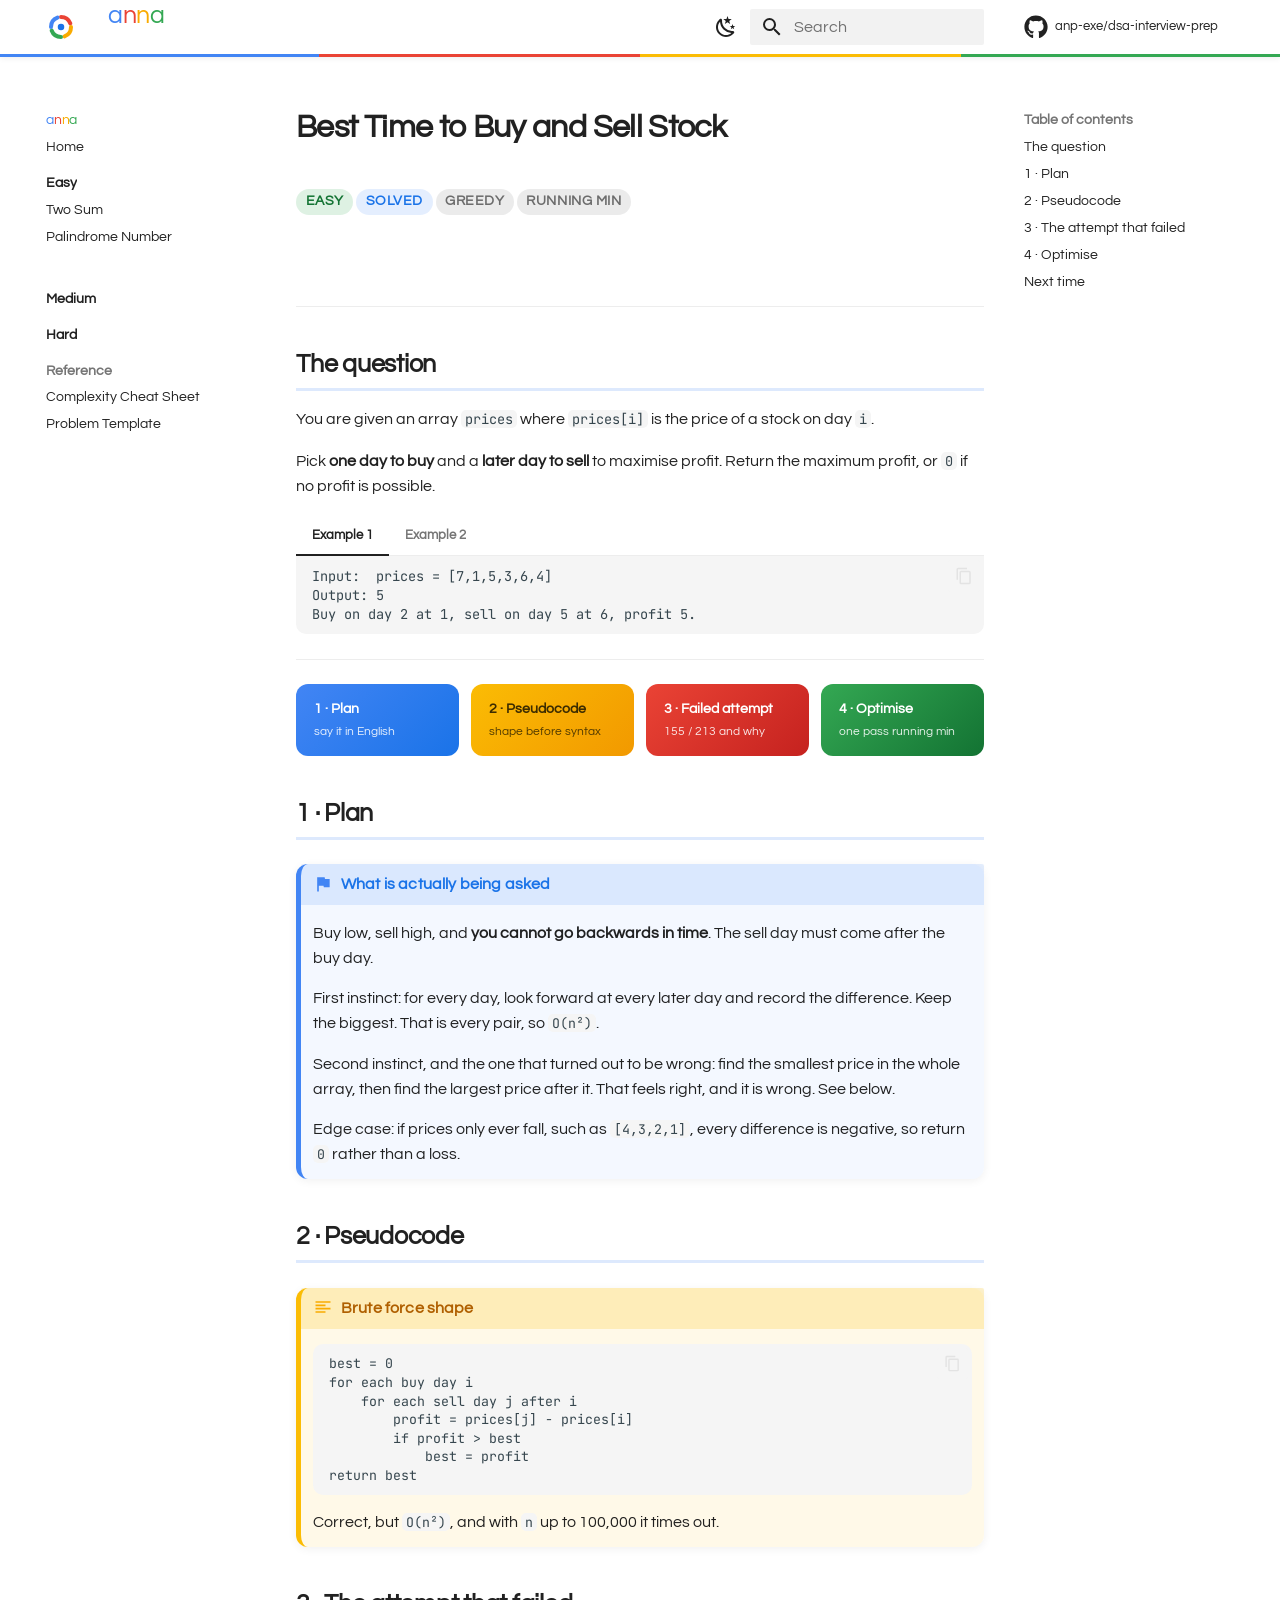
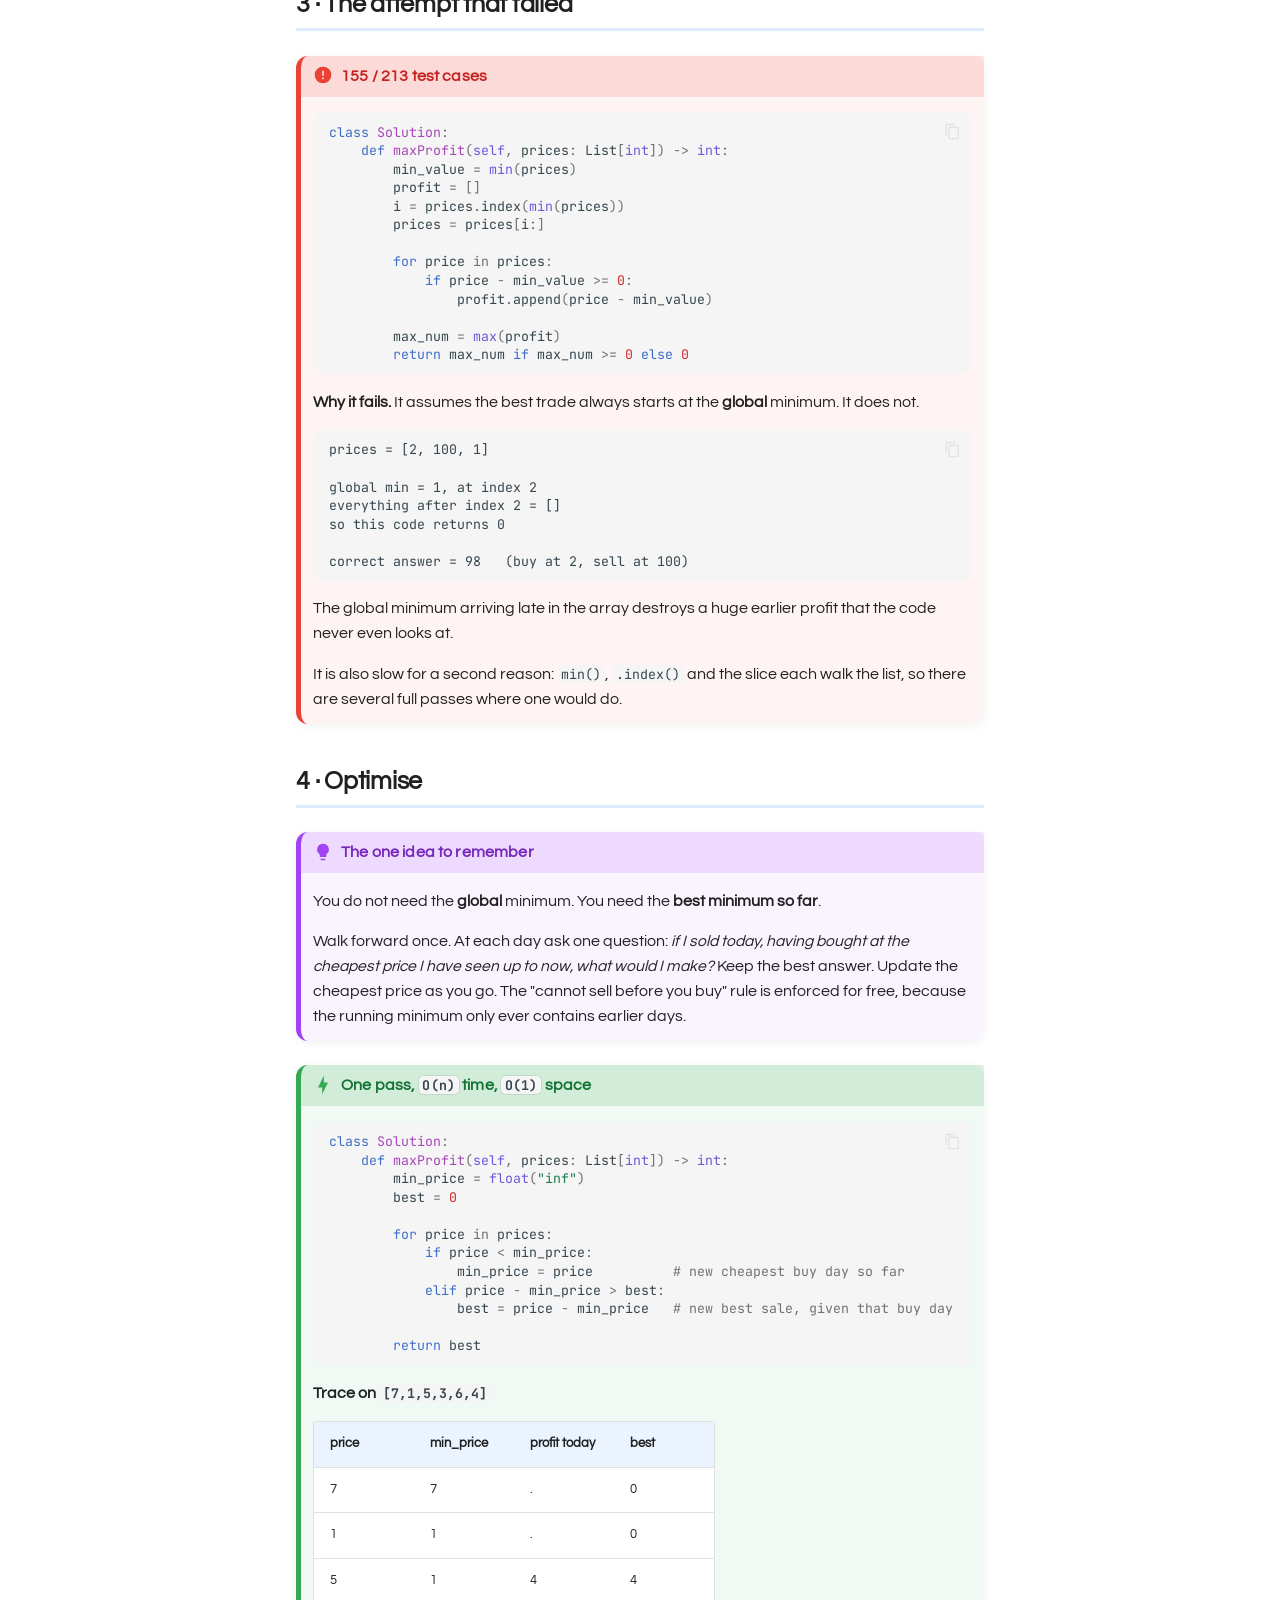
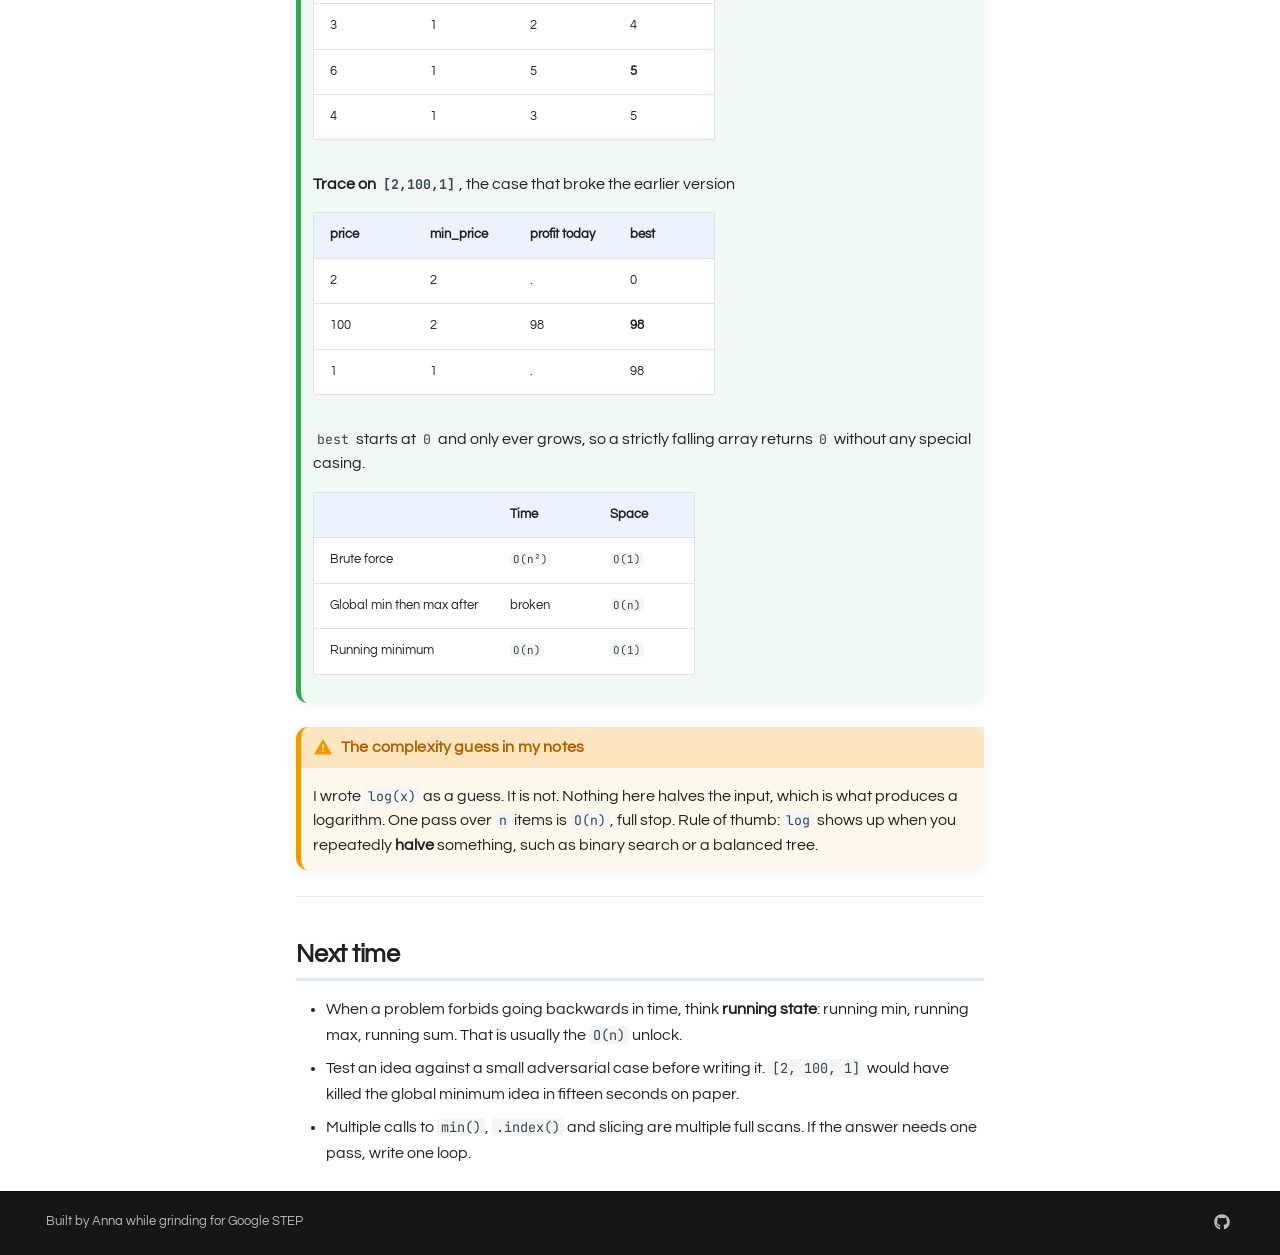
<file: easy/best-time-to-buy-and-sell-stock/index.html>
<!doctype html>
<html lang="en" class="no-js">
  <head>
    
      <meta charset="utf-8">
      <meta name="viewport" content="width=device-width,initial-scale=1">
      
        <meta name="description" content="LeetCode worked solutions for Google STEP interview prep, plan then pseudocode then optimise">
      
      
        <meta name="author" content="Anna">
      
      
        <link rel="canonical" href="https://anp-exe.github.io/dsa-interview-prep/easy/best-time-to-buy-and-sell-stock/">
      
      
        <link rel="prev" href="../palindrome-number/">
      
      
        <link rel="next" href="../../medium/">
      
      
        
      
      
      <link rel="icon" href="../../assets/favicon.svg">
      <meta name="generator" content="mkdocs-1.6.1, mkdocs-material-9.7.7">
    
    
      
        <title>Best Time to Buy and Sell Stock - anna</title>
      
    
    
      <link rel="stylesheet" href="../../assets/stylesheets/main.ec1eaa64.min.css">
      
        
        <link rel="stylesheet" href="../../assets/stylesheets/palette.ab4e12ef.min.css">
      
      


    
    
      
    
    
      
        
        
        <link rel="preconnect" href="https://fonts.gstatic.com" crossorigin>
        <link rel="stylesheet" href="https://fonts.googleapis.com/css?family=Questrial:300,300i,400,400i,700,700i%7CJetBrains+Mono:400,400i,700,700i&display=fallback">
        <style>:root{--md-text-font:"Questrial";--md-code-font:"JetBrains Mono"}</style>
      
    
    
      <link rel="stylesheet" href="../../stylesheets/extra.css">
    
    <script>__md_scope=new URL("../..",location),__md_hash=e=>[...e].reduce(((e,_)=>(e<<5)-e+_.charCodeAt(0)),0),__md_get=(e,_=localStorage,t=__md_scope)=>JSON.parse(_.getItem(t.pathname+"."+e)),__md_set=(e,_,t=localStorage,a=__md_scope)=>{try{t.setItem(a.pathname+"."+e,JSON.stringify(_))}catch(e){}}</script>
    
      

    
    
  </head>
  
  
    
    
      
    
    
    
    
    <body dir="ltr" data-md-color-scheme="default" data-md-color-primary="custom" data-md-color-accent="custom">
  
    
    <input class="md-toggle" data-md-toggle="drawer" type="checkbox" id="__drawer" autocomplete="off">
    <input class="md-toggle" data-md-toggle="search" type="checkbox" id="__search" autocomplete="off">
    <label class="md-overlay" for="__drawer"></label>
    <div data-md-component="skip">
      
        
        <a href="#best-time-to-buy-and-sell-stock" class="md-skip">
          Skip to content
        </a>
      
    </div>
    <div data-md-component="announce">
      
    </div>
    
    
      

  

<header class="md-header md-header--shadow" data-md-component="header">
  <nav class="md-header__inner md-grid" aria-label="Header">
    <a href="../.." title="anna" class="md-header__button md-logo" aria-label="anna" data-md-component="logo">
      
  <img src="../../assets/logo.svg" alt="logo">

    </a>
    <label class="md-header__button md-icon" for="__drawer">
      
      <svg xmlns="http://www.w3.org/2000/svg" viewBox="0 0 24 24"><path d="M3 6h18v2H3zm0 5h18v2H3zm0 5h18v2H3z"/></svg>
    </label>
    <div class="md-header__title" data-md-component="header-title">
      <div class="md-header__ellipsis">
        <div class="md-header__topic">
          <span class="md-ellipsis">
            anna
          </span>
        </div>
        <div class="md-header__topic" data-md-component="header-topic">
          <span class="md-ellipsis">
            
              Best Time to Buy and Sell Stock
            
          </span>
        </div>
      </div>
    </div>
    
      
        <form class="md-header__option" data-md-component="palette">
  
    
    
    
    <input class="md-option" data-md-color-media="" data-md-color-scheme="default" data-md-color-primary="custom" data-md-color-accent="custom"  aria-label="Switch to dark mode"  type="radio" name="__palette" id="__palette_0">
    
      <label class="md-header__button md-icon" title="Switch to dark mode" for="__palette_1" hidden>
        <svg xmlns="http://www.w3.org/2000/svg" viewBox="0 0 24 24"><path d="m17.75 4.09-2.53 1.94.91 3.06-2.63-1.81-2.63 1.81.91-3.06-2.53-1.94L12.44 4l1.06-3 1.06 3zm3.5 6.91-1.64 1.25.59 1.98-1.7-1.17-1.7 1.17.59-1.98L15.75 11l2.06-.05L18.5 9l.69 1.95zm-2.28 4.95c.83-.08 1.72 1.1 1.19 1.85-.32.45-.66.87-1.08 1.27C15.17 23 8.84 23 4.94 19.07c-3.91-3.9-3.91-10.24 0-14.14.4-.4.82-.76 1.27-1.08.75-.53 1.93.36 1.85 1.19-.27 2.86.69 5.83 2.89 8.02a9.96 9.96 0 0 0 8.02 2.89m-1.64 2.02a12.08 12.08 0 0 1-7.8-3.47c-2.17-2.19-3.33-5-3.49-7.82-2.81 3.14-2.7 7.96.31 10.98 3.02 3.01 7.84 3.12 10.98.31"/></svg>
      </label>
    
  
    
    
    
    <input class="md-option" data-md-color-media="" data-md-color-scheme="slate" data-md-color-primary="custom" data-md-color-accent="custom"  aria-label="Switch to light mode"  type="radio" name="__palette" id="__palette_1">
    
      <label class="md-header__button md-icon" title="Switch to light mode" for="__palette_0" hidden>
        <svg xmlns="http://www.w3.org/2000/svg" viewBox="0 0 24 24"><path d="M12 7a5 5 0 0 1 5 5 5 5 0 0 1-5 5 5 5 0 0 1-5-5 5 5 0 0 1 5-5m0 2a3 3 0 0 0-3 3 3 3 0 0 0 3 3 3 3 0 0 0 3-3 3 3 0 0 0-3-3m0-7 2.39 3.42C13.65 5.15 12.84 5 12 5s-1.65.15-2.39.42zM3.34 7l4.16-.35A7.2 7.2 0 0 0 5.94 8.5c-.44.74-.69 1.5-.83 2.29zm.02 10 1.76-3.77a7.131 7.131 0 0 0 2.38 4.14zM20.65 7l-1.77 3.79a7.02 7.02 0 0 0-2.38-4.15zm-.01 10-4.14.36c.59-.51 1.12-1.14 1.54-1.86.42-.73.69-1.5.83-2.29zM12 22l-2.41-3.44c.74.27 1.55.44 2.41.44.82 0 1.63-.17 2.37-.44z"/></svg>
      </label>
    
  
</form>
      
    
    
      <script>var palette=__md_get("__palette");if(palette&&palette.color){if("(prefers-color-scheme)"===palette.color.media){var media=matchMedia("(prefers-color-scheme: light)"),input=document.querySelector(media.matches?"[data-md-color-media='(prefers-color-scheme: light)']":"[data-md-color-media='(prefers-color-scheme: dark)']");palette.color.media=input.getAttribute("data-md-color-media"),palette.color.scheme=input.getAttribute("data-md-color-scheme"),palette.color.primary=input.getAttribute("data-md-color-primary"),palette.color.accent=input.getAttribute("data-md-color-accent")}for(var[key,value]of Object.entries(palette.color))document.body.setAttribute("data-md-color-"+key,value)}</script>
    
    
    
      
      
        <label class="md-header__button md-icon" for="__search">
          
          <svg xmlns="http://www.w3.org/2000/svg" viewBox="0 0 24 24"><path d="M9.5 3A6.5 6.5 0 0 1 16 9.5c0 1.61-.59 3.09-1.56 4.23l.27.27h.79l5 5-1.5 1.5-5-5v-.79l-.27-.27A6.52 6.52 0 0 1 9.5 16 6.5 6.5 0 0 1 3 9.5 6.5 6.5 0 0 1 9.5 3m0 2C7 5 5 7 5 9.5S7 14 9.5 14 14 12 14 9.5 12 5 9.5 5"/></svg>
        </label>
        <div class="md-search" data-md-component="search" role="dialog">
  <label class="md-search__overlay" for="__search"></label>
  <div class="md-search__inner" role="search">
    <form class="md-search__form" name="search">
      <input type="text" class="md-search__input" name="query" aria-label="Search" placeholder="Search" autocapitalize="off" autocorrect="off" autocomplete="off" spellcheck="false" data-md-component="search-query" required>
      <label class="md-search__icon md-icon" for="__search">
        
        <svg xmlns="http://www.w3.org/2000/svg" viewBox="0 0 24 24"><path d="M9.5 3A6.5 6.5 0 0 1 16 9.5c0 1.61-.59 3.09-1.56 4.23l.27.27h.79l5 5-1.5 1.5-5-5v-.79l-.27-.27A6.52 6.52 0 0 1 9.5 16 6.5 6.5 0 0 1 3 9.5 6.5 6.5 0 0 1 9.5 3m0 2C7 5 5 7 5 9.5S7 14 9.5 14 14 12 14 9.5 12 5 9.5 5"/></svg>
        
        <svg xmlns="http://www.w3.org/2000/svg" viewBox="0 0 24 24"><path d="M20 11v2H8l5.5 5.5-1.42 1.42L4.16 12l7.92-7.92L13.5 5.5 8 11z"/></svg>
      </label>
      <nav class="md-search__options" aria-label="Search">
        
        <button type="reset" class="md-search__icon md-icon" title="Clear" aria-label="Clear" tabindex="-1">
          
          <svg xmlns="http://www.w3.org/2000/svg" viewBox="0 0 24 24"><path d="M19 6.41 17.59 5 12 10.59 6.41 5 5 6.41 10.59 12 5 17.59 6.41 19 12 13.41 17.59 19 19 17.59 13.41 12z"/></svg>
        </button>
      </nav>
      
        <div class="md-search__suggest" data-md-component="search-suggest"></div>
      
    </form>
    <div class="md-search__output">
      <div class="md-search__scrollwrap" tabindex="0" data-md-scrollfix>
        <div class="md-search-result" data-md-component="search-result">
          <div class="md-search-result__meta">
            Initializing search
          </div>
          <ol class="md-search-result__list" role="presentation"></ol>
        </div>
      </div>
    </div>
  </div>
</div>
      
    
    
      <div class="md-header__source">
        <a href="https://github.com/anp-exe/dsa-interview-prep" title="Go to repository" class="md-source" data-md-component="source">
  <div class="md-source__icon md-icon">
    
    <svg xmlns="http://www.w3.org/2000/svg" viewBox="0 0 512 512"><!--! Font Awesome Free 7.1.0 by @fontawesome - https://fontawesome.com License - https://fontawesome.com/license/free (Icons: CC BY 4.0, Fonts: SIL OFL 1.1, Code: MIT License) Copyright 2025 Fonticons, Inc.--><path d="M173.9 397.4c0 2-2.3 3.6-5.2 3.6-3.3.3-5.6-1.3-5.6-3.6 0-2 2.3-3.6 5.2-3.6 3-.3 5.6 1.3 5.6 3.6m-31.1-4.5c-.7 2 1.3 4.3 4.3 4.9 2.6 1 5.6 0 6.2-2s-1.3-4.3-4.3-5.2c-2.6-.7-5.5.3-6.2 2.3m44.2-1.7c-2.9.7-4.9 2.6-4.6 4.9.3 2 2.9 3.3 5.9 2.6 2.9-.7 4.9-2.6 4.6-4.6-.3-1.9-3-3.2-5.9-2.9M252.8 8C114.1 8 8 113.3 8 252c0 110.9 69.8 205.8 169.5 239.2 12.8 2.3 17.3-5.6 17.3-12.1 0-6.2-.3-40.4-.3-61.4 0 0-70 15-84.7-29.8 0 0-11.4-29.1-27.8-36.6 0 0-22.9-15.7 1.6-15.4 0 0 24.9 2 38.6 25.8 21.9 38.6 58.6 27.5 72.9 20.9 2.3-16 8.8-27.1 16-33.7-55.9-6.2-112.3-14.3-112.3-110.5 0-27.5 7.6-41.3 23.6-58.9-2.6-6.5-11.1-33.3 2.6-67.9 20.9-6.5 69 27 69 27 20-5.6 41.5-8.5 62.8-8.5s42.8 2.9 62.8 8.5c0 0 48.1-33.6 69-27 13.7 34.7 5.2 61.4 2.6 67.9 16 17.7 25.8 31.5 25.8 58.9 0 96.5-58.9 104.2-114.8 110.5 9.2 7.9 17 22.9 17 46.4 0 33.7-.3 75.4-.3 83.6 0 6.5 4.6 14.4 17.3 12.1C436.2 457.8 504 362.9 504 252 504 113.3 391.5 8 252.8 8M105.2 352.9c-1.3 1-1 3.3.7 5.2 1.6 1.6 3.9 2.3 5.2 1 1.3-1 1-3.3-.7-5.2-1.6-1.6-3.9-2.3-5.2-1m-10.8-8.1c-.7 1.3.3 2.9 2.3 3.9 1.6 1 3.6.7 4.3-.7.7-1.3-.3-2.9-2.3-3.9-2-.6-3.6-.3-4.3.7m32.4 35.6c-1.6 1.3-1 4.3 1.3 6.2 2.3 2.3 5.2 2.6 6.5 1 1.3-1.3.7-4.3-1.3-6.2-2.2-2.3-5.2-2.6-6.5-1m-11.4-14.7c-1.6 1-1.6 3.6 0 5.9s4.3 3.3 5.6 2.3c1.6-1.3 1.6-3.9 0-6.2-1.4-2.3-4-3.3-5.6-2"/></svg>
  </div>
  <div class="md-source__repository">
    anp-exe/dsa-interview-prep
  </div>
</a>
      </div>
    
  </nav>
  
</header>
    
    <div class="md-container" data-md-component="container">
      
      
        
          
        
      
      <main class="md-main" data-md-component="main">
        <div class="md-main__inner md-grid">
          
            
              
              <div class="md-sidebar md-sidebar--primary" data-md-component="sidebar" data-md-type="navigation" >
                <div class="md-sidebar__scrollwrap">
                  <div class="md-sidebar__inner">
                    



<nav class="md-nav md-nav--primary" aria-label="Navigation" data-md-level="0">
  <label class="md-nav__title" for="__drawer">
    <a href="../.." title="anna" class="md-nav__button md-logo" aria-label="anna" data-md-component="logo">
      
  <img src="../../assets/logo.svg" alt="logo">

    </a>
    anna
  </label>
  
    <div class="md-nav__source">
      <a href="https://github.com/anp-exe/dsa-interview-prep" title="Go to repository" class="md-source" data-md-component="source">
  <div class="md-source__icon md-icon">
    
    <svg xmlns="http://www.w3.org/2000/svg" viewBox="0 0 512 512"><!--! Font Awesome Free 7.1.0 by @fontawesome - https://fontawesome.com License - https://fontawesome.com/license/free (Icons: CC BY 4.0, Fonts: SIL OFL 1.1, Code: MIT License) Copyright 2025 Fonticons, Inc.--><path d="M173.9 397.4c0 2-2.3 3.6-5.2 3.6-3.3.3-5.6-1.3-5.6-3.6 0-2 2.3-3.6 5.2-3.6 3-.3 5.6 1.3 5.6 3.6m-31.1-4.5c-.7 2 1.3 4.3 4.3 4.9 2.6 1 5.6 0 6.2-2s-1.3-4.3-4.3-5.2c-2.6-.7-5.5.3-6.2 2.3m44.2-1.7c-2.9.7-4.9 2.6-4.6 4.9.3 2 2.9 3.3 5.9 2.6 2.9-.7 4.9-2.6 4.6-4.6-.3-1.9-3-3.2-5.9-2.9M252.8 8C114.1 8 8 113.3 8 252c0 110.9 69.8 205.8 169.5 239.2 12.8 2.3 17.3-5.6 17.3-12.1 0-6.2-.3-40.4-.3-61.4 0 0-70 15-84.7-29.8 0 0-11.4-29.1-27.8-36.6 0 0-22.9-15.7 1.6-15.4 0 0 24.9 2 38.6 25.8 21.9 38.6 58.6 27.5 72.9 20.9 2.3-16 8.8-27.1 16-33.7-55.9-6.2-112.3-14.3-112.3-110.5 0-27.5 7.6-41.3 23.6-58.9-2.6-6.5-11.1-33.3 2.6-67.9 20.9-6.5 69 27 69 27 20-5.6 41.5-8.5 62.8-8.5s42.8 2.9 62.8 8.5c0 0 48.1-33.6 69-27 13.7 34.7 5.2 61.4 2.6 67.9 16 17.7 25.8 31.5 25.8 58.9 0 96.5-58.9 104.2-114.8 110.5 9.2 7.9 17 22.9 17 46.4 0 33.7-.3 75.4-.3 83.6 0 6.5 4.6 14.4 17.3 12.1C436.2 457.8 504 362.9 504 252 504 113.3 391.5 8 252.8 8M105.2 352.9c-1.3 1-1 3.3.7 5.2 1.6 1.6 3.9 2.3 5.2 1 1.3-1 1-3.3-.7-5.2-1.6-1.6-3.9-2.3-5.2-1m-10.8-8.1c-.7 1.3.3 2.9 2.3 3.9 1.6 1 3.6.7 4.3-.7.7-1.3-.3-2.9-2.3-3.9-2-.6-3.6-.3-4.3.7m32.4 35.6c-1.6 1.3-1 4.3 1.3 6.2 2.3 2.3 5.2 2.6 6.5 1 1.3-1.3.7-4.3-1.3-6.2-2.2-2.3-5.2-2.6-6.5-1m-11.4-14.7c-1.6 1-1.6 3.6 0 5.9s4.3 3.3 5.6 2.3c1.6-1.3 1.6-3.9 0-6.2-1.4-2.3-4-3.3-5.6-2"/></svg>
  </div>
  <div class="md-source__repository">
    anp-exe/dsa-interview-prep
  </div>
</a>
    </div>
  
  <ul class="md-nav__list" data-md-scrollfix>
    
      
      
  
  
  
  
    <li class="md-nav__item">
      <a href="../.." class="md-nav__link">
        
  
  
  <span class="md-ellipsis">
    
  
    Home
  

    
  </span>
  
  

      </a>
    </li>
  

    
      
      
  
  
    
  
  
  
    
    
      
        
          
        
      
        
      
        
      
        
      
    
    
    
      
        
        
      
    
    
    <li class="md-nav__item md-nav__item--active md-nav__item--section md-nav__item--nested">
      
        
        
        <input class="md-nav__toggle md-toggle " type="checkbox" id="__nav_2" checked>
        
          
          <div class="md-nav__link md-nav__container">
            <a href="../" class="md-nav__link ">
              
  
  
  <span class="md-ellipsis">
    
  
    Easy
  

    
  </span>
  
  

            </a>
            
              
              <label class="md-nav__link " for="__nav_2" id="__nav_2_label" tabindex="">
                <span class="md-nav__icon md-icon"></span>
              </label>
            
          </div>
        
        <nav class="md-nav" data-md-level="1" aria-labelledby="__nav_2_label" aria-expanded="true">
          <label class="md-nav__title" for="__nav_2">
            <span class="md-nav__icon md-icon"></span>
            
  
    Easy
  

          </label>
          <ul class="md-nav__list" data-md-scrollfix>
            
              
            
              
                
  
  
  
  
    <li class="md-nav__item">
      <a href="../two-sum/" class="md-nav__link">
        
  
  
  <span class="md-ellipsis">
    
  
    Two Sum
  

    
  </span>
  
  

      </a>
    </li>
  

              
            
              
                
  
  
  
  
    <li class="md-nav__item">
      <a href="../palindrome-number/" class="md-nav__link">
        
  
  
  <span class="md-ellipsis">
    
  
    Palindrome Number
  

    
  </span>
  
  

      </a>
    </li>
  

              
            
              
                
  
  
    
  
  
  
    <li class="md-nav__item md-nav__item--active">
      
      <input class="md-nav__toggle md-toggle" type="checkbox" id="__toc">
      
      
        
      
      
        <label class="md-nav__link md-nav__link--active" for="__toc">
          
  
  
  <span class="md-ellipsis">
    
  
    Best Time to Buy and Sell Stock
  

    
  </span>
  
  

          <span class="md-nav__icon md-icon"></span>
        </label>
      
      <a href="./" class="md-nav__link md-nav__link--active">
        
  
  
  <span class="md-ellipsis">
    
  
    Best Time to Buy and Sell Stock
  

    
  </span>
  
  

      </a>
      
        

<nav class="md-nav md-nav--secondary" aria-label="Table of contents">
  
  
  
    
  
  
    <label class="md-nav__title" for="__toc">
      <span class="md-nav__icon md-icon"></span>
      Table of contents
    </label>
    <ul class="md-nav__list" data-md-component="toc" data-md-scrollfix>
      
        <li class="md-nav__item">
  <a href="#the-question" class="md-nav__link">
    <span class="md-ellipsis">
      
        The question
      
    </span>
  </a>
  
</li>
      
        <li class="md-nav__item">
  <a href="#1-plan" class="md-nav__link">
    <span class="md-ellipsis">
      
        1 · Plan
      
    </span>
  </a>
  
</li>
      
        <li class="md-nav__item">
  <a href="#2-pseudocode" class="md-nav__link">
    <span class="md-ellipsis">
      
        2 · Pseudocode
      
    </span>
  </a>
  
</li>
      
        <li class="md-nav__item">
  <a href="#3-the-attempt-that-failed" class="md-nav__link">
    <span class="md-ellipsis">
      
        3 · The attempt that failed
      
    </span>
  </a>
  
</li>
      
        <li class="md-nav__item">
  <a href="#4-optimise" class="md-nav__link">
    <span class="md-ellipsis">
      
        4 · Optimise
      
    </span>
  </a>
  
</li>
      
        <li class="md-nav__item">
  <a href="#next-time" class="md-nav__link">
    <span class="md-ellipsis">
      
        Next time
      
    </span>
  </a>
  
</li>
      
    </ul>
  
</nav>
      
    </li>
  

              
            
          </ul>
        </nav>
      
    </li>
  

    
      
      
  
  
  
  
    
    
      
        
          
        
      
    
    
    
      
        
        
      
    
    
    <li class="md-nav__item md-nav__item--section md-nav__item--nested">
      
        
        
        <input class="md-nav__toggle md-toggle " type="checkbox" id="__nav_3" >
        
          
          <div class="md-nav__link md-nav__container">
            <a href="../../medium/" class="md-nav__link ">
              
  
  
  <span class="md-ellipsis">
    
  
    Medium
  

    
  </span>
  
  

            </a>
            
          </div>
        
        <nav class="md-nav" data-md-level="1" aria-labelledby="__nav_3_label" aria-expanded="false">
          <label class="md-nav__title" for="__nav_3">
            <span class="md-nav__icon md-icon"></span>
            
  
    Medium
  

          </label>
          <ul class="md-nav__list" data-md-scrollfix>
            
              
            
          </ul>
        </nav>
      
    </li>
  

    
      
      
  
  
  
  
    
    
      
        
          
        
      
    
    
    
      
        
        
      
    
    
    <li class="md-nav__item md-nav__item--section md-nav__item--nested">
      
        
        
        <input class="md-nav__toggle md-toggle " type="checkbox" id="__nav_4" >
        
          
          <div class="md-nav__link md-nav__container">
            <a href="../../hard/" class="md-nav__link ">
              
  
  
  <span class="md-ellipsis">
    
  
    Hard
  

    
  </span>
  
  

            </a>
            
          </div>
        
        <nav class="md-nav" data-md-level="1" aria-labelledby="__nav_4_label" aria-expanded="false">
          <label class="md-nav__title" for="__nav_4">
            <span class="md-nav__icon md-icon"></span>
            
  
    Hard
  

          </label>
          <ul class="md-nav__list" data-md-scrollfix>
            
              
            
          </ul>
        </nav>
      
    </li>
  

    
      
      
  
  
  
  
    
    
      
        
      
        
      
    
    
    
      
        
        
      
    
    
    <li class="md-nav__item md-nav__item--section md-nav__item--nested">
      
        
        
        <input class="md-nav__toggle md-toggle " type="checkbox" id="__nav_5" >
        
          
          <label class="md-nav__link" for="__nav_5" id="__nav_5_label" tabindex="">
            
  
  
  <span class="md-ellipsis">
    
  
    Reference
  

    
  </span>
  
  

            <span class="md-nav__icon md-icon"></span>
          </label>
        
        <nav class="md-nav" data-md-level="1" aria-labelledby="__nav_5_label" aria-expanded="false">
          <label class="md-nav__title" for="__nav_5">
            <span class="md-nav__icon md-icon"></span>
            
  
    Reference
  

          </label>
          <ul class="md-nav__list" data-md-scrollfix>
            
              
                
  
  
  
  
    <li class="md-nav__item">
      <a href="../../cheatsheet/" class="md-nav__link">
        
  
  
  <span class="md-ellipsis">
    
  
    Complexity Cheat Sheet
  

    
  </span>
  
  

      </a>
    </li>
  

              
            
              
                
  
  
  
  
    <li class="md-nav__item">
      <a href="../../template/" class="md-nav__link">
        
  
  
  <span class="md-ellipsis">
    
  
    Problem Template
  

    
  </span>
  
  

      </a>
    </li>
  

              
            
          </ul>
        </nav>
      
    </li>
  

    
  </ul>
</nav>
                  </div>
                </div>
              </div>
            
            
              
              <div class="md-sidebar md-sidebar--secondary" data-md-component="sidebar" data-md-type="toc" >
                <div class="md-sidebar__scrollwrap">
                  <div class="md-sidebar__inner">
                    

<nav class="md-nav md-nav--secondary" aria-label="Table of contents">
  
  
  
    
  
  
    <label class="md-nav__title" for="__toc">
      <span class="md-nav__icon md-icon"></span>
      Table of contents
    </label>
    <ul class="md-nav__list" data-md-component="toc" data-md-scrollfix>
      
        <li class="md-nav__item">
  <a href="#the-question" class="md-nav__link">
    <span class="md-ellipsis">
      
        The question
      
    </span>
  </a>
  
</li>
      
        <li class="md-nav__item">
  <a href="#1-plan" class="md-nav__link">
    <span class="md-ellipsis">
      
        1 · Plan
      
    </span>
  </a>
  
</li>
      
        <li class="md-nav__item">
  <a href="#2-pseudocode" class="md-nav__link">
    <span class="md-ellipsis">
      
        2 · Pseudocode
      
    </span>
  </a>
  
</li>
      
        <li class="md-nav__item">
  <a href="#3-the-attempt-that-failed" class="md-nav__link">
    <span class="md-ellipsis">
      
        3 · The attempt that failed
      
    </span>
  </a>
  
</li>
      
        <li class="md-nav__item">
  <a href="#4-optimise" class="md-nav__link">
    <span class="md-ellipsis">
      
        4 · Optimise
      
    </span>
  </a>
  
</li>
      
        <li class="md-nav__item">
  <a href="#next-time" class="md-nav__link">
    <span class="md-ellipsis">
      
        Next time
      
    </span>
  </a>
  
</li>
      
    </ul>
  
</nav>
                  </div>
                </div>
              </div>
            
          
          
            <div class="md-content" data-md-component="content">
              
              <article class="md-content__inner md-typeset">
                
                  


  
  


<h1 id="best-time-to-buy-and-sell-stock">Best Time to Buy and Sell Stock<a class="headerlink" href="#best-time-to-buy-and-sell-stock" title="Link to this section">&para;</a></h1>
<p><span class="pill easy">Easy</span> <span class="pill done">Solved</span> <span class="pill">Greedy</span> <span class="pill">Running min</span></p>
<p><a class="md-button" href="https://leetcode.com/problems/best-time-to-buy-and-sell-stock/">Open on LeetCode <span class="twemoji"><svg xmlns="http://www.w3.org/2000/svg" viewBox="0 0 24 24"><path d="M14 3v2h3.59l-9.83 9.83 1.41 1.41L19 6.41V10h2V3m-2 16H5V5h7V3H5a2 2 0 0 0-2 2v14a2 2 0 0 0 2 2h14a2 2 0 0 0 2-2v-7h-2z"/></svg></span></a></p>
<hr />
<h2 id="the-question">The question<a class="headerlink" href="#the-question" title="Link to this section">&para;</a></h2>
<p>You are given an array <code>prices</code> where <code>prices[i]</code> is the price of a stock on day <code>i</code>.</p>
<p>Pick <strong>one day to buy</strong> and a <strong>later day to sell</strong> to maximise profit. Return the maximum profit, or <code>0</code> if no profit is possible.</p>
<div class="tabbed-set tabbed-alternate" data-tabs="1:2"><input checked="checked" id="__tabbed_1_1" name="__tabbed_1" type="radio" /><input id="__tabbed_1_2" name="__tabbed_1" type="radio" /><div class="tabbed-labels"><label for="__tabbed_1_1">Example 1</label><label for="__tabbed_1_2">Example 2</label></div>
<div class="tabbed-content">
<div class="tabbed-block">
<div class="highlight"><pre><span></span><code><span id="__span-0-1"><a id="__codelineno-0-1" name="__codelineno-0-1" href="#__codelineno-0-1"></a>Input:  prices = [7,1,5,3,6,4]
</span><span id="__span-0-2"><a id="__codelineno-0-2" name="__codelineno-0-2" href="#__codelineno-0-2"></a>Output: 5
</span><span id="__span-0-3"><a id="__codelineno-0-3" name="__codelineno-0-3" href="#__codelineno-0-3"></a>Buy on day 2 at 1, sell on day 5 at 6, profit 5.
</span></code></pre></div>
</div>
<div class="tabbed-block">
<div class="highlight"><pre><span></span><code><span id="__span-1-1"><a id="__codelineno-1-1" name="__codelineno-1-1" href="#__codelineno-1-1"></a>Input:  prices = [7,6,4,3,1]
</span><span id="__span-1-2"><a id="__codelineno-1-2" name="__codelineno-1-2" href="#__codelineno-1-2"></a>Output: 0
</span><span id="__span-1-3"><a id="__codelineno-1-3" name="__codelineno-1-3" href="#__codelineno-1-3"></a>Prices only fall, so no transaction is made.
</span></code></pre></div>
</div>
</div>
</div>
<hr />
<div class="step-row">
  <div class="step-chip s1">1 · Plan<small>say it in English</small></div>
  <div class="step-chip s2">2 · Pseudocode<small>shape before syntax</small></div>
  <div class="step-chip s3">3 · Failed attempt<small>155 / 213 and why</small></div>
  <div class="step-chip s4">4 · Optimise<small>one pass running min</small></div>
</div>

<h2 id="1-plan">1 · Plan<a class="headerlink" href="#1-plan" title="Link to this section">&para;</a></h2>
<div class="admonition plan">
<p class="admonition-title">What is actually being asked</p>
<p>Buy low, sell high, and <strong>you cannot go backwards in time</strong>. The sell day must come after the buy day.</p>
<p>First instinct: for every day, look forward at every later day and record the difference. Keep the biggest. That is every pair, so <code>O(n²)</code>.</p>
<p>Second instinct, and the one that turned out to be wrong: find the smallest price in the whole array, then find the largest price after it. That feels right, and it is wrong. See below.</p>
<p>Edge case: if prices only ever fall, such as <code>[4,3,2,1]</code>, every difference is negative, so return <code>0</code> rather than a loss.</p>
</div>
<h2 id="2-pseudocode">2 · Pseudocode<a class="headerlink" href="#2-pseudocode" title="Link to this section">&para;</a></h2>
<div class="admonition pseudo">
<p class="admonition-title">Brute force shape</p>
<div class="highlight"><pre><span></span><code><span id="__span-2-1"><a id="__codelineno-2-1" name="__codelineno-2-1" href="#__codelineno-2-1"></a>best = 0
</span><span id="__span-2-2"><a id="__codelineno-2-2" name="__codelineno-2-2" href="#__codelineno-2-2"></a>for each buy day i
</span><span id="__span-2-3"><a id="__codelineno-2-3" name="__codelineno-2-3" href="#__codelineno-2-3"></a>    for each sell day j after i
</span><span id="__span-2-4"><a id="__codelineno-2-4" name="__codelineno-2-4" href="#__codelineno-2-4"></a>        profit = prices[j] - prices[i]
</span><span id="__span-2-5"><a id="__codelineno-2-5" name="__codelineno-2-5" href="#__codelineno-2-5"></a>        if profit &gt; best
</span><span id="__span-2-6"><a id="__codelineno-2-6" name="__codelineno-2-6" href="#__codelineno-2-6"></a>            best = profit
</span><span id="__span-2-7"><a id="__codelineno-2-7" name="__codelineno-2-7" href="#__codelineno-2-7"></a>return best
</span></code></pre></div>
<p>Correct, but <code>O(n²)</code>, and with <code>n</code> up to 100,000 it times out.</p>
</div>
<h2 id="3-the-attempt-that-failed">3 · The attempt that failed<a class="headerlink" href="#3-the-attempt-that-failed" title="Link to this section">&para;</a></h2>
<div class="admonition attempt">
<p class="admonition-title">155 / 213 test cases</p>
<div class="highlight"><pre><span></span><code><span id="__span-3-1"><a id="__codelineno-3-1" name="__codelineno-3-1" href="#__codelineno-3-1"></a><span class="k">class</span><span class="w"> </span><span class="nc">Solution</span><span class="p">:</span>
</span><span id="__span-3-2"><a id="__codelineno-3-2" name="__codelineno-3-2" href="#__codelineno-3-2"></a>    <span class="k">def</span><span class="w"> </span><span class="nf">maxProfit</span><span class="p">(</span><span class="bp">self</span><span class="p">,</span> <span class="n">prices</span><span class="p">:</span> <span class="n">List</span><span class="p">[</span><span class="nb">int</span><span class="p">])</span> <span class="o">-&gt;</span> <span class="nb">int</span><span class="p">:</span>
</span><span id="__span-3-3"><a id="__codelineno-3-3" name="__codelineno-3-3" href="#__codelineno-3-3"></a>        <span class="n">min_value</span> <span class="o">=</span> <span class="nb">min</span><span class="p">(</span><span class="n">prices</span><span class="p">)</span>
</span><span id="__span-3-4"><a id="__codelineno-3-4" name="__codelineno-3-4" href="#__codelineno-3-4"></a>        <span class="n">profit</span> <span class="o">=</span> <span class="p">[]</span>
</span><span id="__span-3-5"><a id="__codelineno-3-5" name="__codelineno-3-5" href="#__codelineno-3-5"></a>        <span class="n">i</span> <span class="o">=</span> <span class="n">prices</span><span class="o">.</span><span class="n">index</span><span class="p">(</span><span class="nb">min</span><span class="p">(</span><span class="n">prices</span><span class="p">))</span>
</span><span id="__span-3-6"><a id="__codelineno-3-6" name="__codelineno-3-6" href="#__codelineno-3-6"></a>        <span class="n">prices</span> <span class="o">=</span> <span class="n">prices</span><span class="p">[</span><span class="n">i</span><span class="p">:]</span>
</span><span id="__span-3-7"><a id="__codelineno-3-7" name="__codelineno-3-7" href="#__codelineno-3-7"></a>
</span><span id="__span-3-8"><a id="__codelineno-3-8" name="__codelineno-3-8" href="#__codelineno-3-8"></a>        <span class="k">for</span> <span class="n">price</span> <span class="ow">in</span> <span class="n">prices</span><span class="p">:</span>
</span><span id="__span-3-9"><a id="__codelineno-3-9" name="__codelineno-3-9" href="#__codelineno-3-9"></a>            <span class="k">if</span> <span class="n">price</span> <span class="o">-</span> <span class="n">min_value</span> <span class="o">&gt;=</span> <span class="mi">0</span><span class="p">:</span>
</span><span id="__span-3-10"><a id="__codelineno-3-10" name="__codelineno-3-10" href="#__codelineno-3-10"></a>                <span class="n">profit</span><span class="o">.</span><span class="n">append</span><span class="p">(</span><span class="n">price</span> <span class="o">-</span> <span class="n">min_value</span><span class="p">)</span>
</span><span id="__span-3-11"><a id="__codelineno-3-11" name="__codelineno-3-11" href="#__codelineno-3-11"></a>
</span><span id="__span-3-12"><a id="__codelineno-3-12" name="__codelineno-3-12" href="#__codelineno-3-12"></a>        <span class="n">max_num</span> <span class="o">=</span> <span class="nb">max</span><span class="p">(</span><span class="n">profit</span><span class="p">)</span>
</span><span id="__span-3-13"><a id="__codelineno-3-13" name="__codelineno-3-13" href="#__codelineno-3-13"></a>        <span class="k">return</span> <span class="n">max_num</span> <span class="k">if</span> <span class="n">max_num</span> <span class="o">&gt;=</span> <span class="mi">0</span> <span class="k">else</span> <span class="mi">0</span>
</span></code></pre></div>
<p><strong>Why it fails.</strong> It assumes the best trade always starts at the <strong>global</strong> minimum. It does not.</p>
<div class="highlight"><pre><span></span><code><span id="__span-4-1"><a id="__codelineno-4-1" name="__codelineno-4-1" href="#__codelineno-4-1"></a>prices = [2, 100, 1]
</span><span id="__span-4-2"><a id="__codelineno-4-2" name="__codelineno-4-2" href="#__codelineno-4-2"></a>
</span><span id="__span-4-3"><a id="__codelineno-4-3" name="__codelineno-4-3" href="#__codelineno-4-3"></a>global min = 1, at index 2
</span><span id="__span-4-4"><a id="__codelineno-4-4" name="__codelineno-4-4" href="#__codelineno-4-4"></a>everything after index 2 = []
</span><span id="__span-4-5"><a id="__codelineno-4-5" name="__codelineno-4-5" href="#__codelineno-4-5"></a>so this code returns 0
</span><span id="__span-4-6"><a id="__codelineno-4-6" name="__codelineno-4-6" href="#__codelineno-4-6"></a>
</span><span id="__span-4-7"><a id="__codelineno-4-7" name="__codelineno-4-7" href="#__codelineno-4-7"></a>correct answer = 98   (buy at 2, sell at 100)
</span></code></pre></div>
<p>The global minimum arriving late in the array destroys a huge earlier profit that the code never even looks at.</p>
<p>It is also slow for a second reason: <code>min()</code>, <code>.index()</code> and the slice each walk the list, so there are several full passes where one would do.</p>
</div>
<h2 id="4-optimise">4 · Optimise<a class="headerlink" href="#4-optimise" title="Link to this section">&para;</a></h2>
<div class="admonition insight">
<p class="admonition-title">The one idea to remember</p>
<p>You do not need the <strong>global</strong> minimum. You need the <strong>best minimum so far</strong>.</p>
<p>Walk forward once. At each day ask one question: <em>if I sold today, having bought at the cheapest price I have seen up to now, what would I make?</em> Keep the best answer. Update the cheapest price as you go. The "cannot sell before you buy" rule is enforced for free, because the running minimum only ever contains earlier days.</p>
</div>
<div class="admonition optimise">
<p class="admonition-title">One pass, <code>O(n)</code> time, <code>O(1)</code> space</p>
<div class="highlight"><pre><span></span><code><span id="__span-5-1"><a id="__codelineno-5-1" name="__codelineno-5-1" href="#__codelineno-5-1"></a><span class="k">class</span><span class="w"> </span><span class="nc">Solution</span><span class="p">:</span>
</span><span id="__span-5-2"><a id="__codelineno-5-2" name="__codelineno-5-2" href="#__codelineno-5-2"></a>    <span class="k">def</span><span class="w"> </span><span class="nf">maxProfit</span><span class="p">(</span><span class="bp">self</span><span class="p">,</span> <span class="n">prices</span><span class="p">:</span> <span class="n">List</span><span class="p">[</span><span class="nb">int</span><span class="p">])</span> <span class="o">-&gt;</span> <span class="nb">int</span><span class="p">:</span>
</span><span id="__span-5-3"><a id="__codelineno-5-3" name="__codelineno-5-3" href="#__codelineno-5-3"></a>        <span class="n">min_price</span> <span class="o">=</span> <span class="nb">float</span><span class="p">(</span><span class="s2">"inf"</span><span class="p">)</span>
</span><span id="__span-5-4"><a id="__codelineno-5-4" name="__codelineno-5-4" href="#__codelineno-5-4"></a>        <span class="n">best</span> <span class="o">=</span> <span class="mi">0</span>
</span><span id="__span-5-5"><a id="__codelineno-5-5" name="__codelineno-5-5" href="#__codelineno-5-5"></a>
</span><span id="__span-5-6"><a id="__codelineno-5-6" name="__codelineno-5-6" href="#__codelineno-5-6"></a>        <span class="k">for</span> <span class="n">price</span> <span class="ow">in</span> <span class="n">prices</span><span class="p">:</span>
</span><span id="__span-5-7"><a id="__codelineno-5-7" name="__codelineno-5-7" href="#__codelineno-5-7"></a>            <span class="k">if</span> <span class="n">price</span> <span class="o">&lt;</span> <span class="n">min_price</span><span class="p">:</span>
</span><span id="__span-5-8"><a id="__codelineno-5-8" name="__codelineno-5-8" href="#__codelineno-5-8"></a>                <span class="n">min_price</span> <span class="o">=</span> <span class="n">price</span>          <span class="c1"># new cheapest buy day so far</span>
</span><span id="__span-5-9"><a id="__codelineno-5-9" name="__codelineno-5-9" href="#__codelineno-5-9"></a>            <span class="k">elif</span> <span class="n">price</span> <span class="o">-</span> <span class="n">min_price</span> <span class="o">&gt;</span> <span class="n">best</span><span class="p">:</span>
</span><span id="__span-5-10"><a id="__codelineno-5-10" name="__codelineno-5-10" href="#__codelineno-5-10"></a>                <span class="n">best</span> <span class="o">=</span> <span class="n">price</span> <span class="o">-</span> <span class="n">min_price</span>   <span class="c1"># new best sale, given that buy day</span>
</span><span id="__span-5-11"><a id="__codelineno-5-11" name="__codelineno-5-11" href="#__codelineno-5-11"></a>
</span><span id="__span-5-12"><a id="__codelineno-5-12" name="__codelineno-5-12" href="#__codelineno-5-12"></a>        <span class="k">return</span> <span class="n">best</span>
</span></code></pre></div>
<p><strong>Trace on <code>[7,1,5,3,6,4]</code></strong></p>
<table>
<thead>
<tr>
<th>price</th>
<th>min_price</th>
<th>profit today</th>
<th>best</th>
</tr>
</thead>
<tbody>
<tr>
<td>7</td>
<td>7</td>
<td>.</td>
<td>0</td>
</tr>
<tr>
<td>1</td>
<td>1</td>
<td>.</td>
<td>0</td>
</tr>
<tr>
<td>5</td>
<td>1</td>
<td>4</td>
<td>4</td>
</tr>
<tr>
<td>3</td>
<td>1</td>
<td>2</td>
<td>4</td>
</tr>
<tr>
<td>6</td>
<td>1</td>
<td>5</td>
<td><strong>5</strong></td>
</tr>
<tr>
<td>4</td>
<td>1</td>
<td>3</td>
<td>5</td>
</tr>
</tbody>
</table>
<p><strong>Trace on <code>[2,100,1]</code></strong>, the case that broke the earlier version</p>
<table>
<thead>
<tr>
<th>price</th>
<th>min_price</th>
<th>profit today</th>
<th>best</th>
</tr>
</thead>
<tbody>
<tr>
<td>2</td>
<td>2</td>
<td>.</td>
<td>0</td>
</tr>
<tr>
<td>100</td>
<td>2</td>
<td>98</td>
<td><strong>98</strong></td>
</tr>
<tr>
<td>1</td>
<td>1</td>
<td>.</td>
<td>98</td>
</tr>
</tbody>
</table>
<p><code>best</code> starts at <code>0</code> and only ever grows, so a strictly falling array returns <code>0</code> without any special casing.</p>
<table>
<thead>
<tr>
<th></th>
<th>Time</th>
<th>Space</th>
</tr>
</thead>
<tbody>
<tr>
<td>Brute force</td>
<td><code>O(n²)</code></td>
<td><code>O(1)</code></td>
</tr>
<tr>
<td>Global min then max after</td>
<td>broken</td>
<td><code>O(n)</code></td>
</tr>
<tr>
<td>Running minimum</td>
<td><code>O(n)</code></td>
<td><code>O(1)</code></td>
</tr>
</tbody>
</table>
</div>
<div class="admonition gotcha">
<p class="admonition-title">The complexity guess in my notes</p>
<p>I wrote <code>log(x)</code> as a guess. It is not. Nothing here halves the input, which is what produces a logarithm. One pass over <code>n</code> items is <code>O(n)</code>, full stop. Rule of thumb: <code>log</code> shows up when you repeatedly <strong>halve</strong> something, such as binary search or a balanced tree.</p>
</div>
<hr />
<h2 id="next-time">Next time<a class="headerlink" href="#next-time" title="Link to this section">&para;</a></h2>
<ul>
<li>When a problem forbids going backwards in time, think <strong>running state</strong>: running min, running max, running sum. That is usually the <code>O(n)</code> unlock.</li>
<li>Test an idea against a small adversarial case before writing it. <code>[2, 100, 1]</code> would have killed the global minimum idea in fifteen seconds on paper.</li>
<li>Multiple calls to <code>min()</code>, <code>.index()</code> and slicing are multiple full scans. If the answer needs one pass, write one loop.</li>
</ul>












                
              </article>
            </div>
          
          
<script>var target=document.getElementById(location.hash.slice(1));target&&target.name&&(target.checked=target.name.startsWith("__tabbed_"))</script>
        </div>
        
          <button type="button" class="md-top md-icon" data-md-component="top" hidden>
  
  <svg xmlns="http://www.w3.org/2000/svg" viewBox="0 0 24 24"><path d="M13 20h-2V8l-5.5 5.5-1.42-1.42L12 4.16l7.92 7.92-1.42 1.42L13 8z"/></svg>
  Back to top
</button>
        
      </main>
      
        <footer class="md-footer">
  
  <div class="md-footer-meta md-typeset">
    <div class="md-footer-meta__inner md-grid">
      <div class="md-copyright">
  
    <div class="md-copyright__highlight">
      Built by Anna while grinding for Google STEP
    </div>
  
  
</div>
      
        
<div class="md-social">
  
    
    
    
    
      
      
    
    <a href="https://github.com/anp-exe" target="_blank" rel="noopener" title="github.com" class="md-social__link">
      <svg xmlns="http://www.w3.org/2000/svg" viewBox="0 0 512 512"><!--! Font Awesome Free 7.1.0 by @fontawesome - https://fontawesome.com License - https://fontawesome.com/license/free (Icons: CC BY 4.0, Fonts: SIL OFL 1.1, Code: MIT License) Copyright 2025 Fonticons, Inc.--><path d="M173.9 397.4c0 2-2.3 3.6-5.2 3.6-3.3.3-5.6-1.3-5.6-3.6 0-2 2.3-3.6 5.2-3.6 3-.3 5.6 1.3 5.6 3.6m-31.1-4.5c-.7 2 1.3 4.3 4.3 4.9 2.6 1 5.6 0 6.2-2s-1.3-4.3-4.3-5.2c-2.6-.7-5.5.3-6.2 2.3m44.2-1.7c-2.9.7-4.9 2.6-4.6 4.9.3 2 2.9 3.3 5.9 2.6 2.9-.7 4.9-2.6 4.6-4.6-.3-1.9-3-3.2-5.9-2.9M252.8 8C114.1 8 8 113.3 8 252c0 110.9 69.8 205.8 169.5 239.2 12.8 2.3 17.3-5.6 17.3-12.1 0-6.2-.3-40.4-.3-61.4 0 0-70 15-84.7-29.8 0 0-11.4-29.1-27.8-36.6 0 0-22.9-15.7 1.6-15.4 0 0 24.9 2 38.6 25.8 21.9 38.6 58.6 27.5 72.9 20.9 2.3-16 8.8-27.1 16-33.7-55.9-6.2-112.3-14.3-112.3-110.5 0-27.5 7.6-41.3 23.6-58.9-2.6-6.5-11.1-33.3 2.6-67.9 20.9-6.5 69 27 69 27 20-5.6 41.5-8.5 62.8-8.5s42.8 2.9 62.8 8.5c0 0 48.1-33.6 69-27 13.7 34.7 5.2 61.4 2.6 67.9 16 17.7 25.8 31.5 25.8 58.9 0 96.5-58.9 104.2-114.8 110.5 9.2 7.9 17 22.9 17 46.4 0 33.7-.3 75.4-.3 83.6 0 6.5 4.6 14.4 17.3 12.1C436.2 457.8 504 362.9 504 252 504 113.3 391.5 8 252.8 8M105.2 352.9c-1.3 1-1 3.3.7 5.2 1.6 1.6 3.9 2.3 5.2 1 1.3-1 1-3.3-.7-5.2-1.6-1.6-3.9-2.3-5.2-1m-10.8-8.1c-.7 1.3.3 2.9 2.3 3.9 1.6 1 3.6.7 4.3-.7.7-1.3-.3-2.9-2.3-3.9-2-.6-3.6-.3-4.3.7m32.4 35.6c-1.6 1.3-1 4.3 1.3 6.2 2.3 2.3 5.2 2.6 6.5 1 1.3-1.3.7-4.3-1.3-6.2-2.2-2.3-5.2-2.6-6.5-1m-11.4-14.7c-1.6 1-1.6 3.6 0 5.9s4.3 3.3 5.6 2.3c1.6-1.3 1.6-3.9 0-6.2-1.4-2.3-4-3.3-5.6-2"/></svg>
    </a>
  
</div>
      
    </div>
  </div>
</footer>
      
    </div>
    <div class="md-dialog" data-md-component="dialog">
      <div class="md-dialog__inner md-typeset"></div>
    </div>
    
    
    
      
      
      <script id="__config" type="application/json">{"annotate": null, "base": "../..", "features": ["navigation.instant", "navigation.tracking", "navigation.top", "navigation.sections", "navigation.indexes", "content.code.copy", "content.code.annotate", "search.highlight", "search.suggest"], "search": "../../assets/javascripts/workers/search.2c215733.min.js", "tags": null, "translations": {"clipboard.copied": "Copied to clipboard", "clipboard.copy": "Copy to clipboard", "search.result.more.one": "1 more on this page", "search.result.more.other": "# more on this page", "search.result.none": "No matching documents", "search.result.one": "1 matching document", "search.result.other": "# matching documents", "search.result.placeholder": "Type to start searching", "search.result.term.missing": "Missing", "select.version": "Select version"}, "version": null}</script>
    
    
      <script src="../../assets/javascripts/bundle.d7400e89.min.js"></script>
      
        <script src="../../javascripts/wordmark.js"></script>
      
    
  </body>
</html>
</file>
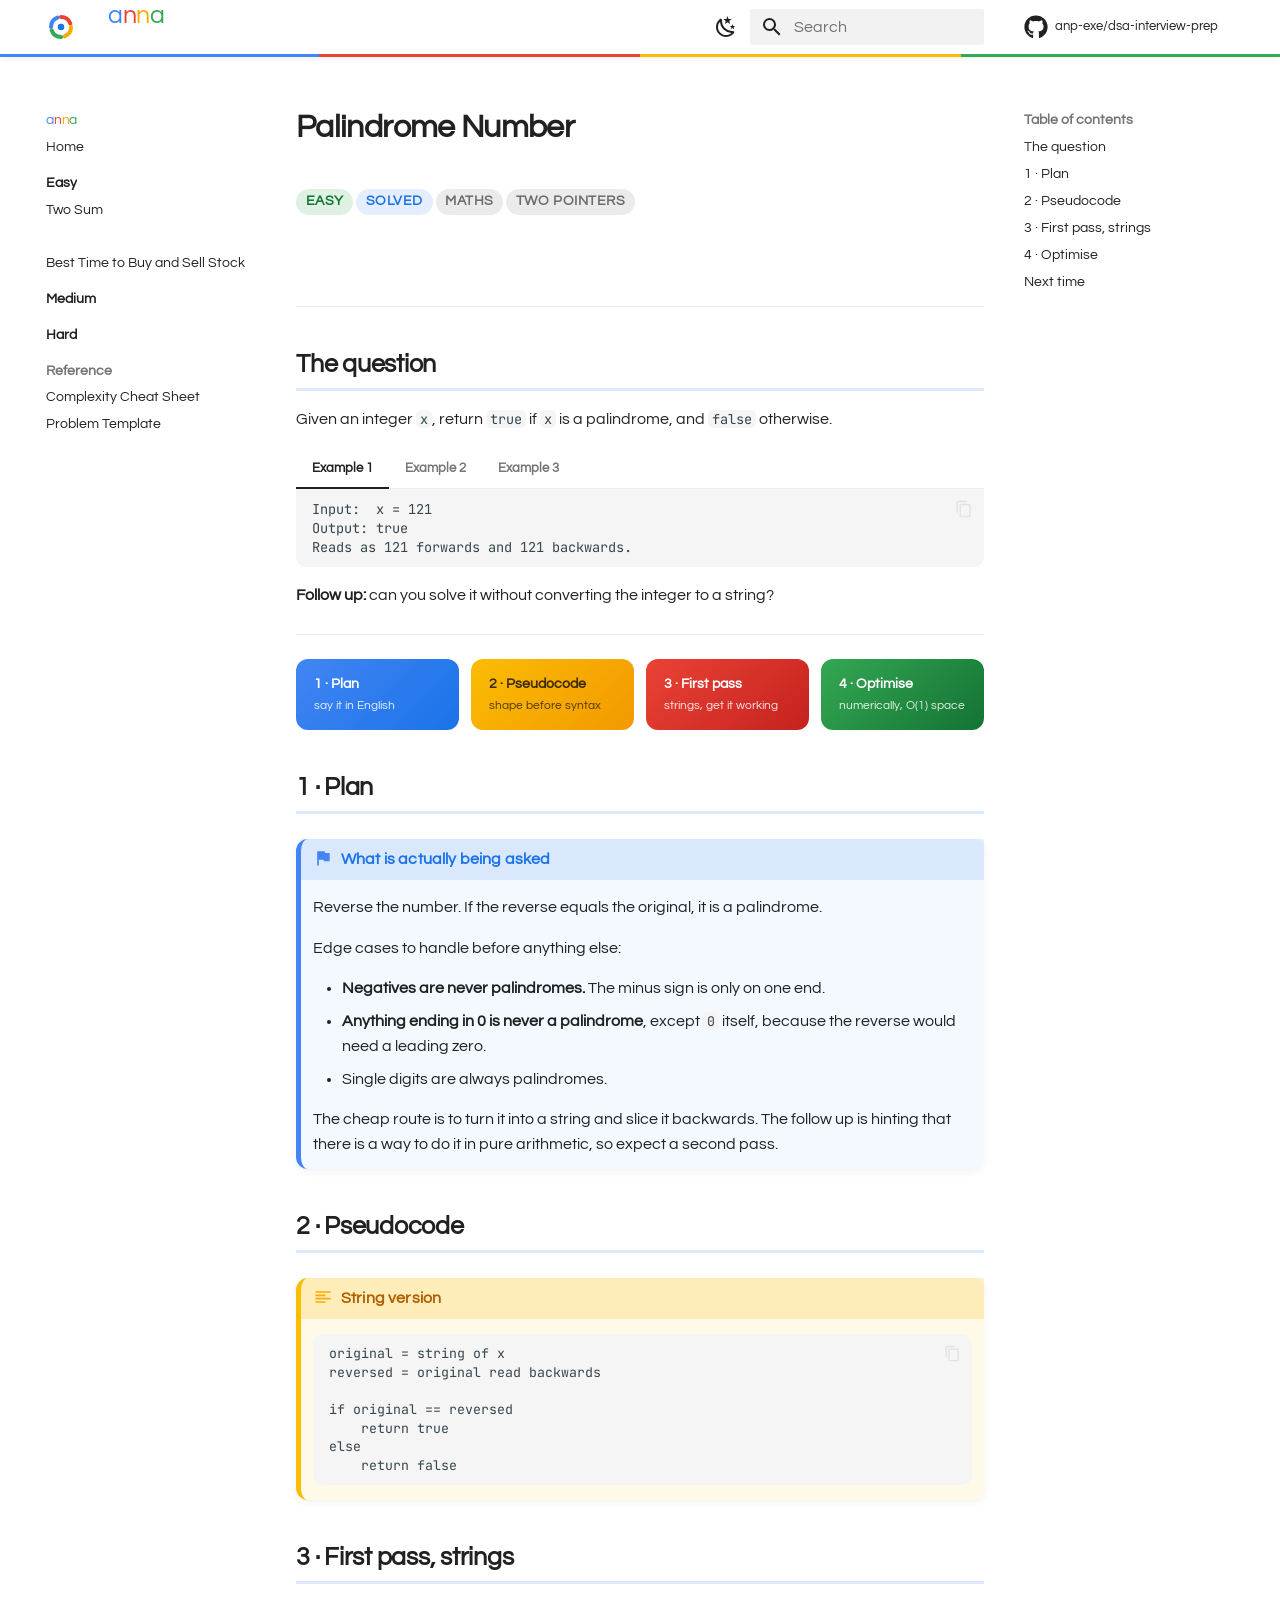
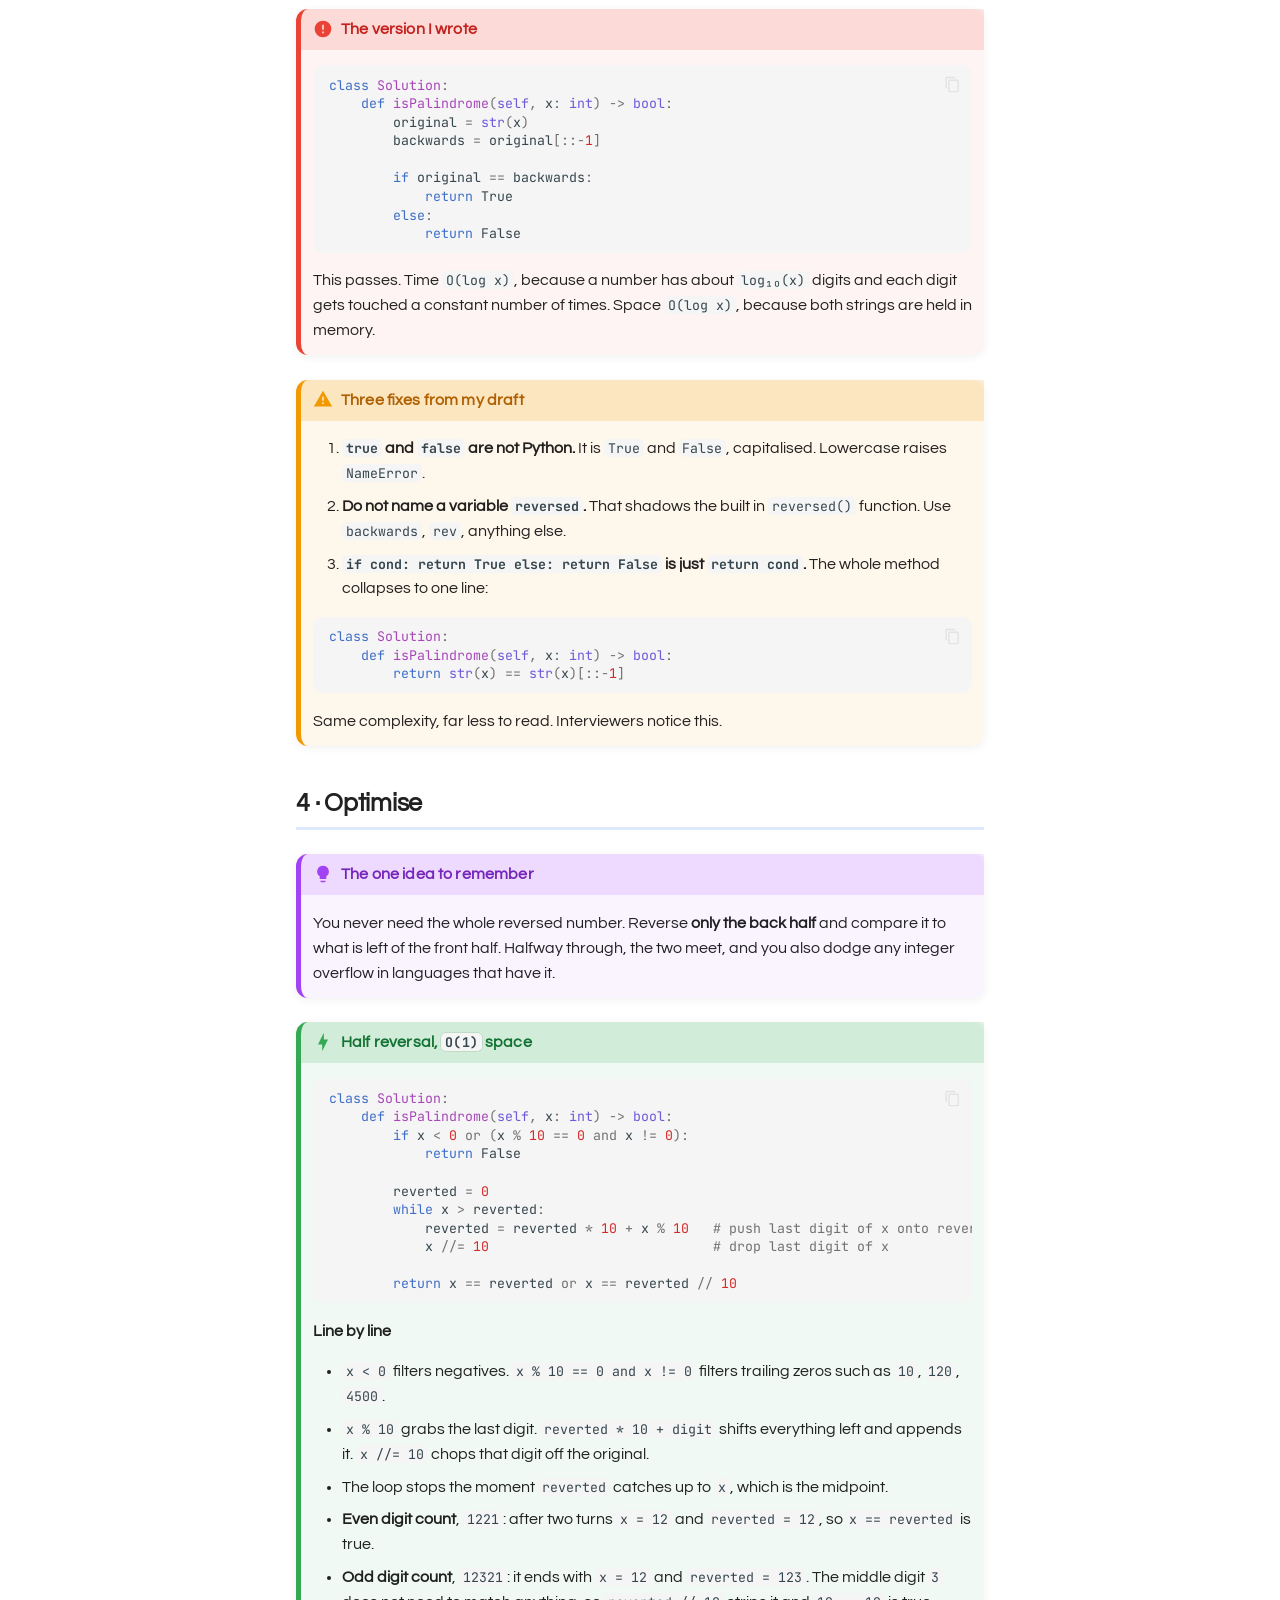
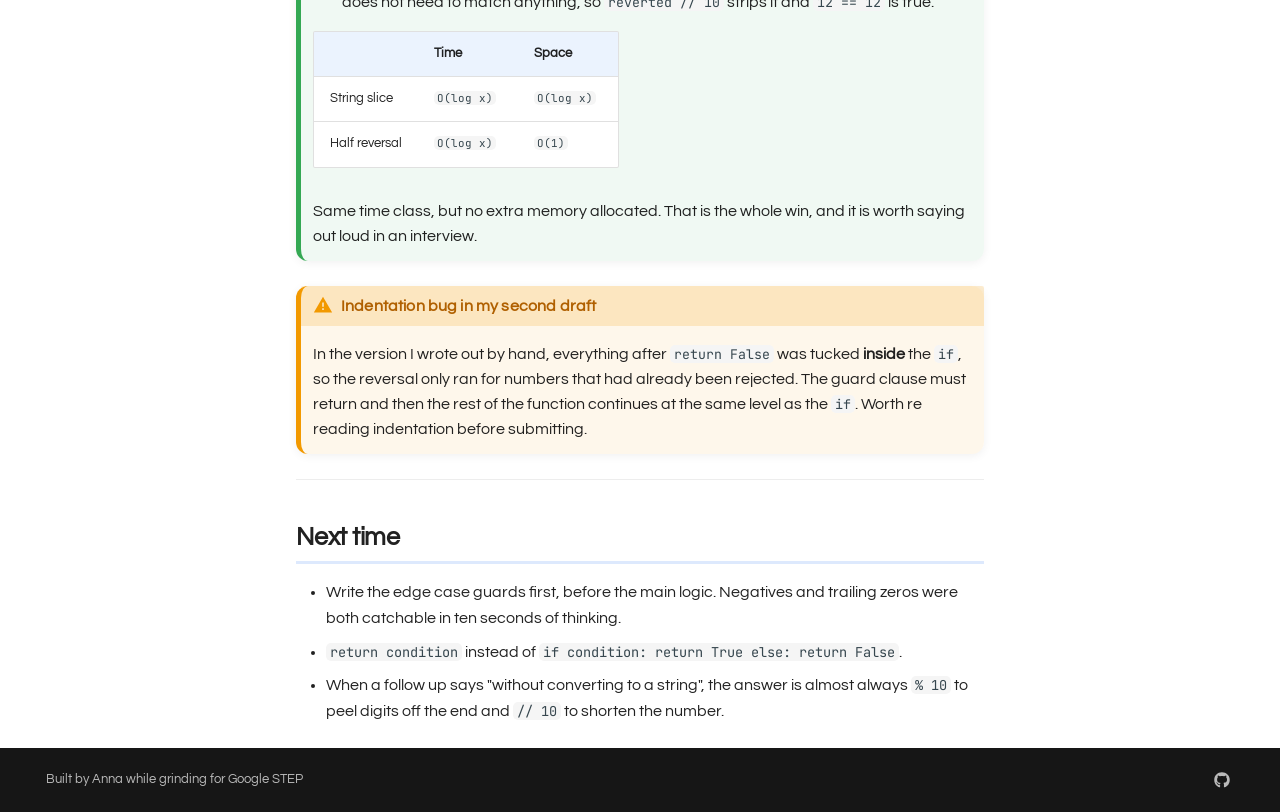
<file: easy/palindrome-number/index.html>
<!doctype html>
<html lang="en" class="no-js">
  <head>
    
      <meta charset="utf-8">
      <meta name="viewport" content="width=device-width,initial-scale=1">
      
        <meta name="description" content="LeetCode worked solutions for Google STEP interview prep, plan then pseudocode then optimise">
      
      
        <meta name="author" content="Anna">
      
      
        <link rel="canonical" href="https://anp-exe.github.io/dsa-interview-prep/easy/palindrome-number/">
      
      
        <link rel="prev" href="../two-sum/">
      
      
        <link rel="next" href="../best-time-to-buy-and-sell-stock/">
      
      
        
      
      
      <link rel="icon" href="../../assets/favicon.svg">
      <meta name="generator" content="mkdocs-1.6.1, mkdocs-material-9.7.7">
    
    
      
        <title>Palindrome Number - anna</title>
      
    
    
      <link rel="stylesheet" href="../../assets/stylesheets/main.ec1eaa64.min.css">
      
        
        <link rel="stylesheet" href="../../assets/stylesheets/palette.ab4e12ef.min.css">
      
      


    
    
      
    
    
      
        
        
        <link rel="preconnect" href="https://fonts.gstatic.com" crossorigin>
        <link rel="stylesheet" href="https://fonts.googleapis.com/css?family=Questrial:300,300i,400,400i,700,700i%7CJetBrains+Mono:400,400i,700,700i&display=fallback">
        <style>:root{--md-text-font:"Questrial";--md-code-font:"JetBrains Mono"}</style>
      
    
    
      <link rel="stylesheet" href="../../stylesheets/extra.css">
    
    <script>__md_scope=new URL("../..",location),__md_hash=e=>[...e].reduce(((e,_)=>(e<<5)-e+_.charCodeAt(0)),0),__md_get=(e,_=localStorage,t=__md_scope)=>JSON.parse(_.getItem(t.pathname+"."+e)),__md_set=(e,_,t=localStorage,a=__md_scope)=>{try{t.setItem(a.pathname+"."+e,JSON.stringify(_))}catch(e){}}</script>
    
      

    
    
  </head>
  
  
    
    
      
    
    
    
    
    <body dir="ltr" data-md-color-scheme="default" data-md-color-primary="custom" data-md-color-accent="custom">
  
    
    <input class="md-toggle" data-md-toggle="drawer" type="checkbox" id="__drawer" autocomplete="off">
    <input class="md-toggle" data-md-toggle="search" type="checkbox" id="__search" autocomplete="off">
    <label class="md-overlay" for="__drawer"></label>
    <div data-md-component="skip">
      
        
        <a href="#palindrome-number" class="md-skip">
          Skip to content
        </a>
      
    </div>
    <div data-md-component="announce">
      
    </div>
    
    
      

  

<header class="md-header md-header--shadow" data-md-component="header">
  <nav class="md-header__inner md-grid" aria-label="Header">
    <a href="../.." title="anna" class="md-header__button md-logo" aria-label="anna" data-md-component="logo">
      
  <img src="../../assets/logo.svg" alt="logo">

    </a>
    <label class="md-header__button md-icon" for="__drawer">
      
      <svg xmlns="http://www.w3.org/2000/svg" viewBox="0 0 24 24"><path d="M3 6h18v2H3zm0 5h18v2H3zm0 5h18v2H3z"/></svg>
    </label>
    <div class="md-header__title" data-md-component="header-title">
      <div class="md-header__ellipsis">
        <div class="md-header__topic">
          <span class="md-ellipsis">
            anna
          </span>
        </div>
        <div class="md-header__topic" data-md-component="header-topic">
          <span class="md-ellipsis">
            
              Palindrome Number
            
          </span>
        </div>
      </div>
    </div>
    
      
        <form class="md-header__option" data-md-component="palette">
  
    
    
    
    <input class="md-option" data-md-color-media="" data-md-color-scheme="default" data-md-color-primary="custom" data-md-color-accent="custom"  aria-label="Switch to dark mode"  type="radio" name="__palette" id="__palette_0">
    
      <label class="md-header__button md-icon" title="Switch to dark mode" for="__palette_1" hidden>
        <svg xmlns="http://www.w3.org/2000/svg" viewBox="0 0 24 24"><path d="m17.75 4.09-2.53 1.94.91 3.06-2.63-1.81-2.63 1.81.91-3.06-2.53-1.94L12.44 4l1.06-3 1.06 3zm3.5 6.91-1.64 1.25.59 1.98-1.7-1.17-1.7 1.17.59-1.98L15.75 11l2.06-.05L18.5 9l.69 1.95zm-2.28 4.95c.83-.08 1.72 1.1 1.19 1.85-.32.45-.66.87-1.08 1.27C15.17 23 8.84 23 4.94 19.07c-3.91-3.9-3.91-10.24 0-14.14.4-.4.82-.76 1.27-1.08.75-.53 1.93.36 1.85 1.19-.27 2.86.69 5.83 2.89 8.02a9.96 9.96 0 0 0 8.02 2.89m-1.64 2.02a12.08 12.08 0 0 1-7.8-3.47c-2.17-2.19-3.33-5-3.49-7.82-2.81 3.14-2.7 7.96.31 10.98 3.02 3.01 7.84 3.12 10.98.31"/></svg>
      </label>
    
  
    
    
    
    <input class="md-option" data-md-color-media="" data-md-color-scheme="slate" data-md-color-primary="custom" data-md-color-accent="custom"  aria-label="Switch to light mode"  type="radio" name="__palette" id="__palette_1">
    
      <label class="md-header__button md-icon" title="Switch to light mode" for="__palette_0" hidden>
        <svg xmlns="http://www.w3.org/2000/svg" viewBox="0 0 24 24"><path d="M12 7a5 5 0 0 1 5 5 5 5 0 0 1-5 5 5 5 0 0 1-5-5 5 5 0 0 1 5-5m0 2a3 3 0 0 0-3 3 3 3 0 0 0 3 3 3 3 0 0 0 3-3 3 3 0 0 0-3-3m0-7 2.39 3.42C13.65 5.15 12.84 5 12 5s-1.65.15-2.39.42zM3.34 7l4.16-.35A7.2 7.2 0 0 0 5.94 8.5c-.44.74-.69 1.5-.83 2.29zm.02 10 1.76-3.77a7.131 7.131 0 0 0 2.38 4.14zM20.65 7l-1.77 3.79a7.02 7.02 0 0 0-2.38-4.15zm-.01 10-4.14.36c.59-.51 1.12-1.14 1.54-1.86.42-.73.69-1.5.83-2.29zM12 22l-2.41-3.44c.74.27 1.55.44 2.41.44.82 0 1.63-.17 2.37-.44z"/></svg>
      </label>
    
  
</form>
      
    
    
      <script>var palette=__md_get("__palette");if(palette&&palette.color){if("(prefers-color-scheme)"===palette.color.media){var media=matchMedia("(prefers-color-scheme: light)"),input=document.querySelector(media.matches?"[data-md-color-media='(prefers-color-scheme: light)']":"[data-md-color-media='(prefers-color-scheme: dark)']");palette.color.media=input.getAttribute("data-md-color-media"),palette.color.scheme=input.getAttribute("data-md-color-scheme"),palette.color.primary=input.getAttribute("data-md-color-primary"),palette.color.accent=input.getAttribute("data-md-color-accent")}for(var[key,value]of Object.entries(palette.color))document.body.setAttribute("data-md-color-"+key,value)}</script>
    
    
    
      
      
        <label class="md-header__button md-icon" for="__search">
          
          <svg xmlns="http://www.w3.org/2000/svg" viewBox="0 0 24 24"><path d="M9.5 3A6.5 6.5 0 0 1 16 9.5c0 1.61-.59 3.09-1.56 4.23l.27.27h.79l5 5-1.5 1.5-5-5v-.79l-.27-.27A6.52 6.52 0 0 1 9.5 16 6.5 6.5 0 0 1 3 9.5 6.5 6.5 0 0 1 9.5 3m0 2C7 5 5 7 5 9.5S7 14 9.5 14 14 12 14 9.5 12 5 9.5 5"/></svg>
        </label>
        <div class="md-search" data-md-component="search" role="dialog">
  <label class="md-search__overlay" for="__search"></label>
  <div class="md-search__inner" role="search">
    <form class="md-search__form" name="search">
      <input type="text" class="md-search__input" name="query" aria-label="Search" placeholder="Search" autocapitalize="off" autocorrect="off" autocomplete="off" spellcheck="false" data-md-component="search-query" required>
      <label class="md-search__icon md-icon" for="__search">
        
        <svg xmlns="http://www.w3.org/2000/svg" viewBox="0 0 24 24"><path d="M9.5 3A6.5 6.5 0 0 1 16 9.5c0 1.61-.59 3.09-1.56 4.23l.27.27h.79l5 5-1.5 1.5-5-5v-.79l-.27-.27A6.52 6.52 0 0 1 9.5 16 6.5 6.5 0 0 1 3 9.5 6.5 6.5 0 0 1 9.5 3m0 2C7 5 5 7 5 9.5S7 14 9.5 14 14 12 14 9.5 12 5 9.5 5"/></svg>
        
        <svg xmlns="http://www.w3.org/2000/svg" viewBox="0 0 24 24"><path d="M20 11v2H8l5.5 5.5-1.42 1.42L4.16 12l7.92-7.92L13.5 5.5 8 11z"/></svg>
      </label>
      <nav class="md-search__options" aria-label="Search">
        
        <button type="reset" class="md-search__icon md-icon" title="Clear" aria-label="Clear" tabindex="-1">
          
          <svg xmlns="http://www.w3.org/2000/svg" viewBox="0 0 24 24"><path d="M19 6.41 17.59 5 12 10.59 6.41 5 5 6.41 10.59 12 5 17.59 6.41 19 12 13.41 17.59 19 19 17.59 13.41 12z"/></svg>
        </button>
      </nav>
      
        <div class="md-search__suggest" data-md-component="search-suggest"></div>
      
    </form>
    <div class="md-search__output">
      <div class="md-search__scrollwrap" tabindex="0" data-md-scrollfix>
        <div class="md-search-result" data-md-component="search-result">
          <div class="md-search-result__meta">
            Initializing search
          </div>
          <ol class="md-search-result__list" role="presentation"></ol>
        </div>
      </div>
    </div>
  </div>
</div>
      
    
    
      <div class="md-header__source">
        <a href="https://github.com/anp-exe/dsa-interview-prep" title="Go to repository" class="md-source" data-md-component="source">
  <div class="md-source__icon md-icon">
    
    <svg xmlns="http://www.w3.org/2000/svg" viewBox="0 0 512 512"><!--! Font Awesome Free 7.1.0 by @fontawesome - https://fontawesome.com License - https://fontawesome.com/license/free (Icons: CC BY 4.0, Fonts: SIL OFL 1.1, Code: MIT License) Copyright 2025 Fonticons, Inc.--><path d="M173.9 397.4c0 2-2.3 3.6-5.2 3.6-3.3.3-5.6-1.3-5.6-3.6 0-2 2.3-3.6 5.2-3.6 3-.3 5.6 1.3 5.6 3.6m-31.1-4.5c-.7 2 1.3 4.3 4.3 4.9 2.6 1 5.6 0 6.2-2s-1.3-4.3-4.3-5.2c-2.6-.7-5.5.3-6.2 2.3m44.2-1.7c-2.9.7-4.9 2.6-4.6 4.9.3 2 2.9 3.3 5.9 2.6 2.9-.7 4.9-2.6 4.6-4.6-.3-1.9-3-3.2-5.9-2.9M252.8 8C114.1 8 8 113.3 8 252c0 110.9 69.8 205.8 169.5 239.2 12.8 2.3 17.3-5.6 17.3-12.1 0-6.2-.3-40.4-.3-61.4 0 0-70 15-84.7-29.8 0 0-11.4-29.1-27.8-36.6 0 0-22.9-15.7 1.6-15.4 0 0 24.9 2 38.6 25.8 21.9 38.6 58.6 27.5 72.9 20.9 2.3-16 8.8-27.1 16-33.7-55.9-6.2-112.3-14.3-112.3-110.5 0-27.5 7.6-41.3 23.6-58.9-2.6-6.5-11.1-33.3 2.6-67.9 20.9-6.5 69 27 69 27 20-5.6 41.5-8.5 62.8-8.5s42.8 2.9 62.8 8.5c0 0 48.1-33.6 69-27 13.7 34.7 5.2 61.4 2.6 67.9 16 17.7 25.8 31.5 25.8 58.9 0 96.5-58.9 104.2-114.8 110.5 9.2 7.9 17 22.9 17 46.4 0 33.7-.3 75.4-.3 83.6 0 6.5 4.6 14.4 17.3 12.1C436.2 457.8 504 362.9 504 252 504 113.3 391.5 8 252.8 8M105.2 352.9c-1.3 1-1 3.3.7 5.2 1.6 1.6 3.9 2.3 5.2 1 1.3-1 1-3.3-.7-5.2-1.6-1.6-3.9-2.3-5.2-1m-10.8-8.1c-.7 1.3.3 2.9 2.3 3.9 1.6 1 3.6.7 4.3-.7.7-1.3-.3-2.9-2.3-3.9-2-.6-3.6-.3-4.3.7m32.4 35.6c-1.6 1.3-1 4.3 1.3 6.2 2.3 2.3 5.2 2.6 6.5 1 1.3-1.3.7-4.3-1.3-6.2-2.2-2.3-5.2-2.6-6.5-1m-11.4-14.7c-1.6 1-1.6 3.6 0 5.9s4.3 3.3 5.6 2.3c1.6-1.3 1.6-3.9 0-6.2-1.4-2.3-4-3.3-5.6-2"/></svg>
  </div>
  <div class="md-source__repository">
    anp-exe/dsa-interview-prep
  </div>
</a>
      </div>
    
  </nav>
  
</header>
    
    <div class="md-container" data-md-component="container">
      
      
        
          
        
      
      <main class="md-main" data-md-component="main">
        <div class="md-main__inner md-grid">
          
            
              
              <div class="md-sidebar md-sidebar--primary" data-md-component="sidebar" data-md-type="navigation" >
                <div class="md-sidebar__scrollwrap">
                  <div class="md-sidebar__inner">
                    



<nav class="md-nav md-nav--primary" aria-label="Navigation" data-md-level="0">
  <label class="md-nav__title" for="__drawer">
    <a href="../.." title="anna" class="md-nav__button md-logo" aria-label="anna" data-md-component="logo">
      
  <img src="../../assets/logo.svg" alt="logo">

    </a>
    anna
  </label>
  
    <div class="md-nav__source">
      <a href="https://github.com/anp-exe/dsa-interview-prep" title="Go to repository" class="md-source" data-md-component="source">
  <div class="md-source__icon md-icon">
    
    <svg xmlns="http://www.w3.org/2000/svg" viewBox="0 0 512 512"><!--! Font Awesome Free 7.1.0 by @fontawesome - https://fontawesome.com License - https://fontawesome.com/license/free (Icons: CC BY 4.0, Fonts: SIL OFL 1.1, Code: MIT License) Copyright 2025 Fonticons, Inc.--><path d="M173.9 397.4c0 2-2.3 3.6-5.2 3.6-3.3.3-5.6-1.3-5.6-3.6 0-2 2.3-3.6 5.2-3.6 3-.3 5.6 1.3 5.6 3.6m-31.1-4.5c-.7 2 1.3 4.3 4.3 4.9 2.6 1 5.6 0 6.2-2s-1.3-4.3-4.3-5.2c-2.6-.7-5.5.3-6.2 2.3m44.2-1.7c-2.9.7-4.9 2.6-4.6 4.9.3 2 2.9 3.3 5.9 2.6 2.9-.7 4.9-2.6 4.6-4.6-.3-1.9-3-3.2-5.9-2.9M252.8 8C114.1 8 8 113.3 8 252c0 110.9 69.8 205.8 169.5 239.2 12.8 2.3 17.3-5.6 17.3-12.1 0-6.2-.3-40.4-.3-61.4 0 0-70 15-84.7-29.8 0 0-11.4-29.1-27.8-36.6 0 0-22.9-15.7 1.6-15.4 0 0 24.9 2 38.6 25.8 21.9 38.6 58.6 27.5 72.9 20.9 2.3-16 8.8-27.1 16-33.7-55.9-6.2-112.3-14.3-112.3-110.5 0-27.5 7.6-41.3 23.6-58.9-2.6-6.5-11.1-33.3 2.6-67.9 20.9-6.5 69 27 69 27 20-5.6 41.5-8.5 62.8-8.5s42.8 2.9 62.8 8.5c0 0 48.1-33.6 69-27 13.7 34.7 5.2 61.4 2.6 67.9 16 17.7 25.8 31.5 25.8 58.9 0 96.5-58.9 104.2-114.8 110.5 9.2 7.9 17 22.9 17 46.4 0 33.7-.3 75.4-.3 83.6 0 6.5 4.6 14.4 17.3 12.1C436.2 457.8 504 362.9 504 252 504 113.3 391.5 8 252.8 8M105.2 352.9c-1.3 1-1 3.3.7 5.2 1.6 1.6 3.9 2.3 5.2 1 1.3-1 1-3.3-.7-5.2-1.6-1.6-3.9-2.3-5.2-1m-10.8-8.1c-.7 1.3.3 2.9 2.3 3.9 1.6 1 3.6.7 4.3-.7.7-1.3-.3-2.9-2.3-3.9-2-.6-3.6-.3-4.3.7m32.4 35.6c-1.6 1.3-1 4.3 1.3 6.2 2.3 2.3 5.2 2.6 6.5 1 1.3-1.3.7-4.3-1.3-6.2-2.2-2.3-5.2-2.6-6.5-1m-11.4-14.7c-1.6 1-1.6 3.6 0 5.9s4.3 3.3 5.6 2.3c1.6-1.3 1.6-3.9 0-6.2-1.4-2.3-4-3.3-5.6-2"/></svg>
  </div>
  <div class="md-source__repository">
    anp-exe/dsa-interview-prep
  </div>
</a>
    </div>
  
  <ul class="md-nav__list" data-md-scrollfix>
    
      
      
  
  
  
  
    <li class="md-nav__item">
      <a href="../.." class="md-nav__link">
        
  
  
  <span class="md-ellipsis">
    
  
    Home
  

    
  </span>
  
  

      </a>
    </li>
  

    
      
      
  
  
    
  
  
  
    
    
      
        
          
        
      
        
      
        
      
        
      
    
    
    
      
        
        
      
    
    
    <li class="md-nav__item md-nav__item--active md-nav__item--section md-nav__item--nested">
      
        
        
        <input class="md-nav__toggle md-toggle " type="checkbox" id="__nav_2" checked>
        
          
          <div class="md-nav__link md-nav__container">
            <a href="../" class="md-nav__link ">
              
  
  
  <span class="md-ellipsis">
    
  
    Easy
  

    
  </span>
  
  

            </a>
            
              
              <label class="md-nav__link " for="__nav_2" id="__nav_2_label" tabindex="">
                <span class="md-nav__icon md-icon"></span>
              </label>
            
          </div>
        
        <nav class="md-nav" data-md-level="1" aria-labelledby="__nav_2_label" aria-expanded="true">
          <label class="md-nav__title" for="__nav_2">
            <span class="md-nav__icon md-icon"></span>
            
  
    Easy
  

          </label>
          <ul class="md-nav__list" data-md-scrollfix>
            
              
            
              
                
  
  
  
  
    <li class="md-nav__item">
      <a href="../two-sum/" class="md-nav__link">
        
  
  
  <span class="md-ellipsis">
    
  
    Two Sum
  

    
  </span>
  
  

      </a>
    </li>
  

              
            
              
                
  
  
    
  
  
  
    <li class="md-nav__item md-nav__item--active">
      
      <input class="md-nav__toggle md-toggle" type="checkbox" id="__toc">
      
      
        
      
      
        <label class="md-nav__link md-nav__link--active" for="__toc">
          
  
  
  <span class="md-ellipsis">
    
  
    Palindrome Number
  

    
  </span>
  
  

          <span class="md-nav__icon md-icon"></span>
        </label>
      
      <a href="./" class="md-nav__link md-nav__link--active">
        
  
  
  <span class="md-ellipsis">
    
  
    Palindrome Number
  

    
  </span>
  
  

      </a>
      
        

<nav class="md-nav md-nav--secondary" aria-label="Table of contents">
  
  
  
    
  
  
    <label class="md-nav__title" for="__toc">
      <span class="md-nav__icon md-icon"></span>
      Table of contents
    </label>
    <ul class="md-nav__list" data-md-component="toc" data-md-scrollfix>
      
        <li class="md-nav__item">
  <a href="#the-question" class="md-nav__link">
    <span class="md-ellipsis">
      
        The question
      
    </span>
  </a>
  
</li>
      
        <li class="md-nav__item">
  <a href="#1-plan" class="md-nav__link">
    <span class="md-ellipsis">
      
        1 · Plan
      
    </span>
  </a>
  
</li>
      
        <li class="md-nav__item">
  <a href="#2-pseudocode" class="md-nav__link">
    <span class="md-ellipsis">
      
        2 · Pseudocode
      
    </span>
  </a>
  
</li>
      
        <li class="md-nav__item">
  <a href="#3-first-pass-strings" class="md-nav__link">
    <span class="md-ellipsis">
      
        3 · First pass, strings
      
    </span>
  </a>
  
</li>
      
        <li class="md-nav__item">
  <a href="#4-optimise" class="md-nav__link">
    <span class="md-ellipsis">
      
        4 · Optimise
      
    </span>
  </a>
  
</li>
      
        <li class="md-nav__item">
  <a href="#next-time" class="md-nav__link">
    <span class="md-ellipsis">
      
        Next time
      
    </span>
  </a>
  
</li>
      
    </ul>
  
</nav>
      
    </li>
  

              
            
              
                
  
  
  
  
    <li class="md-nav__item">
      <a href="../best-time-to-buy-and-sell-stock/" class="md-nav__link">
        
  
  
  <span class="md-ellipsis">
    
  
    Best Time to Buy and Sell Stock
  

    
  </span>
  
  

      </a>
    </li>
  

              
            
          </ul>
        </nav>
      
    </li>
  

    
      
      
  
  
  
  
    
    
      
        
          
        
      
    
    
    
      
        
        
      
    
    
    <li class="md-nav__item md-nav__item--section md-nav__item--nested">
      
        
        
        <input class="md-nav__toggle md-toggle " type="checkbox" id="__nav_3" >
        
          
          <div class="md-nav__link md-nav__container">
            <a href="../../medium/" class="md-nav__link ">
              
  
  
  <span class="md-ellipsis">
    
  
    Medium
  

    
  </span>
  
  

            </a>
            
          </div>
        
        <nav class="md-nav" data-md-level="1" aria-labelledby="__nav_3_label" aria-expanded="false">
          <label class="md-nav__title" for="__nav_3">
            <span class="md-nav__icon md-icon"></span>
            
  
    Medium
  

          </label>
          <ul class="md-nav__list" data-md-scrollfix>
            
              
            
          </ul>
        </nav>
      
    </li>
  

    
      
      
  
  
  
  
    
    
      
        
          
        
      
    
    
    
      
        
        
      
    
    
    <li class="md-nav__item md-nav__item--section md-nav__item--nested">
      
        
        
        <input class="md-nav__toggle md-toggle " type="checkbox" id="__nav_4" >
        
          
          <div class="md-nav__link md-nav__container">
            <a href="../../hard/" class="md-nav__link ">
              
  
  
  <span class="md-ellipsis">
    
  
    Hard
  

    
  </span>
  
  

            </a>
            
          </div>
        
        <nav class="md-nav" data-md-level="1" aria-labelledby="__nav_4_label" aria-expanded="false">
          <label class="md-nav__title" for="__nav_4">
            <span class="md-nav__icon md-icon"></span>
            
  
    Hard
  

          </label>
          <ul class="md-nav__list" data-md-scrollfix>
            
              
            
          </ul>
        </nav>
      
    </li>
  

    
      
      
  
  
  
  
    
    
      
        
      
        
      
    
    
    
      
        
        
      
    
    
    <li class="md-nav__item md-nav__item--section md-nav__item--nested">
      
        
        
        <input class="md-nav__toggle md-toggle " type="checkbox" id="__nav_5" >
        
          
          <label class="md-nav__link" for="__nav_5" id="__nav_5_label" tabindex="">
            
  
  
  <span class="md-ellipsis">
    
  
    Reference
  

    
  </span>
  
  

            <span class="md-nav__icon md-icon"></span>
          </label>
        
        <nav class="md-nav" data-md-level="1" aria-labelledby="__nav_5_label" aria-expanded="false">
          <label class="md-nav__title" for="__nav_5">
            <span class="md-nav__icon md-icon"></span>
            
  
    Reference
  

          </label>
          <ul class="md-nav__list" data-md-scrollfix>
            
              
                
  
  
  
  
    <li class="md-nav__item">
      <a href="../../cheatsheet/" class="md-nav__link">
        
  
  
  <span class="md-ellipsis">
    
  
    Complexity Cheat Sheet
  

    
  </span>
  
  

      </a>
    </li>
  

              
            
              
                
  
  
  
  
    <li class="md-nav__item">
      <a href="../../template/" class="md-nav__link">
        
  
  
  <span class="md-ellipsis">
    
  
    Problem Template
  

    
  </span>
  
  

      </a>
    </li>
  

              
            
          </ul>
        </nav>
      
    </li>
  

    
  </ul>
</nav>
                  </div>
                </div>
              </div>
            
            
              
              <div class="md-sidebar md-sidebar--secondary" data-md-component="sidebar" data-md-type="toc" >
                <div class="md-sidebar__scrollwrap">
                  <div class="md-sidebar__inner">
                    

<nav class="md-nav md-nav--secondary" aria-label="Table of contents">
  
  
  
    
  
  
    <label class="md-nav__title" for="__toc">
      <span class="md-nav__icon md-icon"></span>
      Table of contents
    </label>
    <ul class="md-nav__list" data-md-component="toc" data-md-scrollfix>
      
        <li class="md-nav__item">
  <a href="#the-question" class="md-nav__link">
    <span class="md-ellipsis">
      
        The question
      
    </span>
  </a>
  
</li>
      
        <li class="md-nav__item">
  <a href="#1-plan" class="md-nav__link">
    <span class="md-ellipsis">
      
        1 · Plan
      
    </span>
  </a>
  
</li>
      
        <li class="md-nav__item">
  <a href="#2-pseudocode" class="md-nav__link">
    <span class="md-ellipsis">
      
        2 · Pseudocode
      
    </span>
  </a>
  
</li>
      
        <li class="md-nav__item">
  <a href="#3-first-pass-strings" class="md-nav__link">
    <span class="md-ellipsis">
      
        3 · First pass, strings
      
    </span>
  </a>
  
</li>
      
        <li class="md-nav__item">
  <a href="#4-optimise" class="md-nav__link">
    <span class="md-ellipsis">
      
        4 · Optimise
      
    </span>
  </a>
  
</li>
      
        <li class="md-nav__item">
  <a href="#next-time" class="md-nav__link">
    <span class="md-ellipsis">
      
        Next time
      
    </span>
  </a>
  
</li>
      
    </ul>
  
</nav>
                  </div>
                </div>
              </div>
            
          
          
            <div class="md-content" data-md-component="content">
              
              <article class="md-content__inner md-typeset">
                
                  


  
  


<h1 id="palindrome-number">Palindrome Number<a class="headerlink" href="#palindrome-number" title="Link to this section">&para;</a></h1>
<p><span class="pill easy">Easy</span> <span class="pill done">Solved</span> <span class="pill">Maths</span> <span class="pill">Two pointers</span></p>
<p><a class="md-button" href="https://leetcode.com/problems/palindrome-number/">Open on LeetCode <span class="twemoji"><svg xmlns="http://www.w3.org/2000/svg" viewBox="0 0 24 24"><path d="M14 3v2h3.59l-9.83 9.83 1.41 1.41L19 6.41V10h2V3m-2 16H5V5h7V3H5a2 2 0 0 0-2 2v14a2 2 0 0 0 2 2h14a2 2 0 0 0 2-2v-7h-2z"/></svg></span></a></p>
<hr />
<h2 id="the-question">The question<a class="headerlink" href="#the-question" title="Link to this section">&para;</a></h2>
<p>Given an integer <code>x</code>, return <code>true</code> if <code>x</code> is a palindrome, and <code>false</code> otherwise.</p>
<div class="tabbed-set tabbed-alternate" data-tabs="1:3"><input checked="checked" id="__tabbed_1_1" name="__tabbed_1" type="radio" /><input id="__tabbed_1_2" name="__tabbed_1" type="radio" /><input id="__tabbed_1_3" name="__tabbed_1" type="radio" /><div class="tabbed-labels"><label for="__tabbed_1_1">Example 1</label><label for="__tabbed_1_2">Example 2</label><label for="__tabbed_1_3">Example 3</label></div>
<div class="tabbed-content">
<div class="tabbed-block">
<div class="highlight"><pre><span></span><code><span id="__span-0-1"><a id="__codelineno-0-1" name="__codelineno-0-1" href="#__codelineno-0-1"></a>Input:  x = 121
</span><span id="__span-0-2"><a id="__codelineno-0-2" name="__codelineno-0-2" href="#__codelineno-0-2"></a>Output: true
</span><span id="__span-0-3"><a id="__codelineno-0-3" name="__codelineno-0-3" href="#__codelineno-0-3"></a>Reads as 121 forwards and 121 backwards.
</span></code></pre></div>
</div>
<div class="tabbed-block">
<div class="highlight"><pre><span></span><code><span id="__span-1-1"><a id="__codelineno-1-1" name="__codelineno-1-1" href="#__codelineno-1-1"></a>Input:  x = -121
</span><span id="__span-1-2"><a id="__codelineno-1-2" name="__codelineno-1-2" href="#__codelineno-1-2"></a>Output: false
</span><span id="__span-1-3"><a id="__codelineno-1-3" name="__codelineno-1-3" href="#__codelineno-1-3"></a>Forwards it is -121, backwards it is 121-, so no.
</span></code></pre></div>
</div>
<div class="tabbed-block">
<div class="highlight"><pre><span></span><code><span id="__span-2-1"><a id="__codelineno-2-1" name="__codelineno-2-1" href="#__codelineno-2-1"></a>Input:  x = 10
</span><span id="__span-2-2"><a id="__codelineno-2-2" name="__codelineno-2-2" href="#__codelineno-2-2"></a>Output: false
</span><span id="__span-2-3"><a id="__codelineno-2-3" name="__codelineno-2-3" href="#__codelineno-2-3"></a>Backwards it is 01, so no.
</span></code></pre></div>
</div>
</div>
</div>
<p><strong>Follow up:</strong> can you solve it without converting the integer to a string?</p>
<hr />
<div class="step-row">
  <div class="step-chip s1">1 · Plan<small>say it in English</small></div>
  <div class="step-chip s2">2 · Pseudocode<small>shape before syntax</small></div>
  <div class="step-chip s3">3 · First pass<small>strings, get it working</small></div>
  <div class="step-chip s4">4 · Optimise<small>numerically, O(1) space</small></div>
</div>

<h2 id="1-plan">1 · Plan<a class="headerlink" href="#1-plan" title="Link to this section">&para;</a></h2>
<div class="admonition plan">
<p class="admonition-title">What is actually being asked</p>
<p>Reverse the number. If the reverse equals the original, it is a palindrome.</p>
<p>Edge cases to handle before anything else:</p>
<ul>
<li><strong>Negatives are never palindromes.</strong> The minus sign is only on one end.</li>
<li><strong>Anything ending in 0 is never a palindrome</strong>, except <code>0</code> itself, because the reverse would need a leading zero.</li>
<li>Single digits are always palindromes.</li>
</ul>
<p>The cheap route is to turn it into a string and slice it backwards. The follow up is hinting that there is a way to do it in pure arithmetic, so expect a second pass.</p>
</div>
<h2 id="2-pseudocode">2 · Pseudocode<a class="headerlink" href="#2-pseudocode" title="Link to this section">&para;</a></h2>
<div class="admonition pseudo">
<p class="admonition-title">String version</p>
<div class="highlight"><pre><span></span><code><span id="__span-3-1"><a id="__codelineno-3-1" name="__codelineno-3-1" href="#__codelineno-3-1"></a>original = string of x
</span><span id="__span-3-2"><a id="__codelineno-3-2" name="__codelineno-3-2" href="#__codelineno-3-2"></a>reversed = original read backwards
</span><span id="__span-3-3"><a id="__codelineno-3-3" name="__codelineno-3-3" href="#__codelineno-3-3"></a>
</span><span id="__span-3-4"><a id="__codelineno-3-4" name="__codelineno-3-4" href="#__codelineno-3-4"></a>if original == reversed
</span><span id="__span-3-5"><a id="__codelineno-3-5" name="__codelineno-3-5" href="#__codelineno-3-5"></a>    return true
</span><span id="__span-3-6"><a id="__codelineno-3-6" name="__codelineno-3-6" href="#__codelineno-3-6"></a>else
</span><span id="__span-3-7"><a id="__codelineno-3-7" name="__codelineno-3-7" href="#__codelineno-3-7"></a>    return false
</span></code></pre></div>
</div>
<h2 id="3-first-pass-strings">3 · First pass, strings<a class="headerlink" href="#3-first-pass-strings" title="Link to this section">&para;</a></h2>
<div class="admonition attempt">
<p class="admonition-title">The version I wrote</p>
<div class="highlight"><pre><span></span><code><span id="__span-4-1"><a id="__codelineno-4-1" name="__codelineno-4-1" href="#__codelineno-4-1"></a><span class="k">class</span><span class="w"> </span><span class="nc">Solution</span><span class="p">:</span>
</span><span id="__span-4-2"><a id="__codelineno-4-2" name="__codelineno-4-2" href="#__codelineno-4-2"></a>    <span class="k">def</span><span class="w"> </span><span class="nf">isPalindrome</span><span class="p">(</span><span class="bp">self</span><span class="p">,</span> <span class="n">x</span><span class="p">:</span> <span class="nb">int</span><span class="p">)</span> <span class="o">-&gt;</span> <span class="nb">bool</span><span class="p">:</span>
</span><span id="__span-4-3"><a id="__codelineno-4-3" name="__codelineno-4-3" href="#__codelineno-4-3"></a>        <span class="n">original</span> <span class="o">=</span> <span class="nb">str</span><span class="p">(</span><span class="n">x</span><span class="p">)</span>
</span><span id="__span-4-4"><a id="__codelineno-4-4" name="__codelineno-4-4" href="#__codelineno-4-4"></a>        <span class="n">backwards</span> <span class="o">=</span> <span class="n">original</span><span class="p">[::</span><span class="o">-</span><span class="mi">1</span><span class="p">]</span>
</span><span id="__span-4-5"><a id="__codelineno-4-5" name="__codelineno-4-5" href="#__codelineno-4-5"></a>
</span><span id="__span-4-6"><a id="__codelineno-4-6" name="__codelineno-4-6" href="#__codelineno-4-6"></a>        <span class="k">if</span> <span class="n">original</span> <span class="o">==</span> <span class="n">backwards</span><span class="p">:</span>
</span><span id="__span-4-7"><a id="__codelineno-4-7" name="__codelineno-4-7" href="#__codelineno-4-7"></a>            <span class="k">return</span> <span class="kc">True</span>
</span><span id="__span-4-8"><a id="__codelineno-4-8" name="__codelineno-4-8" href="#__codelineno-4-8"></a>        <span class="k">else</span><span class="p">:</span>
</span><span id="__span-4-9"><a id="__codelineno-4-9" name="__codelineno-4-9" href="#__codelineno-4-9"></a>            <span class="k">return</span> <span class="kc">False</span>
</span></code></pre></div>
<p>This passes. Time <code>O(log x)</code>, because a number has about <code>log₁₀(x)</code> digits and each digit gets touched a constant number of times. Space <code>O(log x)</code>, because both strings are held in memory.</p>
</div>
<div class="admonition gotcha">
<p class="admonition-title">Three fixes from my draft</p>
<ol>
<li><strong><code>true</code> and <code>false</code> are not Python.</strong> It is <code>True</code> and <code>False</code>, capitalised. Lowercase raises <code>NameError</code>.</li>
<li><strong>Do not name a variable <code>reversed</code>.</strong> That shadows the built in <code>reversed()</code> function. Use <code>backwards</code>, <code>rev</code>, anything else.</li>
<li><strong><code>if cond: return True else: return False</code> is just <code>return cond</code>.</strong> The whole method collapses to one line:</li>
</ol>
<div class="highlight"><pre><span></span><code><span id="__span-5-1"><a id="__codelineno-5-1" name="__codelineno-5-1" href="#__codelineno-5-1"></a><span class="k">class</span><span class="w"> </span><span class="nc">Solution</span><span class="p">:</span>
</span><span id="__span-5-2"><a id="__codelineno-5-2" name="__codelineno-5-2" href="#__codelineno-5-2"></a>    <span class="k">def</span><span class="w"> </span><span class="nf">isPalindrome</span><span class="p">(</span><span class="bp">self</span><span class="p">,</span> <span class="n">x</span><span class="p">:</span> <span class="nb">int</span><span class="p">)</span> <span class="o">-&gt;</span> <span class="nb">bool</span><span class="p">:</span>
</span><span id="__span-5-3"><a id="__codelineno-5-3" name="__codelineno-5-3" href="#__codelineno-5-3"></a>        <span class="k">return</span> <span class="nb">str</span><span class="p">(</span><span class="n">x</span><span class="p">)</span> <span class="o">==</span> <span class="nb">str</span><span class="p">(</span><span class="n">x</span><span class="p">)[::</span><span class="o">-</span><span class="mi">1</span><span class="p">]</span>
</span></code></pre></div>
<p>Same complexity, far less to read. Interviewers notice this.</p>
</div>
<h2 id="4-optimise">4 · Optimise<a class="headerlink" href="#4-optimise" title="Link to this section">&para;</a></h2>
<div class="admonition insight">
<p class="admonition-title">The one idea to remember</p>
<p>You never need the whole reversed number. Reverse <strong>only the back half</strong> and compare it to what is left of the front half. Halfway through, the two meet, and you also dodge any integer overflow in languages that have it.</p>
</div>
<div class="admonition optimise">
<p class="admonition-title">Half reversal, <code>O(1)</code> space</p>
<div class="highlight"><pre><span></span><code><span id="__span-6-1"><a id="__codelineno-6-1" name="__codelineno-6-1" href="#__codelineno-6-1"></a><span class="k">class</span><span class="w"> </span><span class="nc">Solution</span><span class="p">:</span>
</span><span id="__span-6-2"><a id="__codelineno-6-2" name="__codelineno-6-2" href="#__codelineno-6-2"></a>    <span class="k">def</span><span class="w"> </span><span class="nf">isPalindrome</span><span class="p">(</span><span class="bp">self</span><span class="p">,</span> <span class="n">x</span><span class="p">:</span> <span class="nb">int</span><span class="p">)</span> <span class="o">-&gt;</span> <span class="nb">bool</span><span class="p">:</span>
</span><span id="__span-6-3"><a id="__codelineno-6-3" name="__codelineno-6-3" href="#__codelineno-6-3"></a>        <span class="k">if</span> <span class="n">x</span> <span class="o">&lt;</span> <span class="mi">0</span> <span class="ow">or</span> <span class="p">(</span><span class="n">x</span> <span class="o">%</span> <span class="mi">10</span> <span class="o">==</span> <span class="mi">0</span> <span class="ow">and</span> <span class="n">x</span> <span class="o">!=</span> <span class="mi">0</span><span class="p">):</span>
</span><span id="__span-6-4"><a id="__codelineno-6-4" name="__codelineno-6-4" href="#__codelineno-6-4"></a>            <span class="k">return</span> <span class="kc">False</span>
</span><span id="__span-6-5"><a id="__codelineno-6-5" name="__codelineno-6-5" href="#__codelineno-6-5"></a>
</span><span id="__span-6-6"><a id="__codelineno-6-6" name="__codelineno-6-6" href="#__codelineno-6-6"></a>        <span class="n">reverted</span> <span class="o">=</span> <span class="mi">0</span>
</span><span id="__span-6-7"><a id="__codelineno-6-7" name="__codelineno-6-7" href="#__codelineno-6-7"></a>        <span class="k">while</span> <span class="n">x</span> <span class="o">&gt;</span> <span class="n">reverted</span><span class="p">:</span>
</span><span id="__span-6-8"><a id="__codelineno-6-8" name="__codelineno-6-8" href="#__codelineno-6-8"></a>            <span class="n">reverted</span> <span class="o">=</span> <span class="n">reverted</span> <span class="o">*</span> <span class="mi">10</span> <span class="o">+</span> <span class="n">x</span> <span class="o">%</span> <span class="mi">10</span>   <span class="c1"># push last digit of x onto reverted</span>
</span><span id="__span-6-9"><a id="__codelineno-6-9" name="__codelineno-6-9" href="#__codelineno-6-9"></a>            <span class="n">x</span> <span class="o">//=</span> <span class="mi">10</span>                            <span class="c1"># drop last digit of x</span>
</span><span id="__span-6-10"><a id="__codelineno-6-10" name="__codelineno-6-10" href="#__codelineno-6-10"></a>
</span><span id="__span-6-11"><a id="__codelineno-6-11" name="__codelineno-6-11" href="#__codelineno-6-11"></a>        <span class="k">return</span> <span class="n">x</span> <span class="o">==</span> <span class="n">reverted</span> <span class="ow">or</span> <span class="n">x</span> <span class="o">==</span> <span class="n">reverted</span> <span class="o">//</span> <span class="mi">10</span>
</span></code></pre></div>
<p><strong>Line by line</strong></p>
<ul>
<li><code>x &lt; 0</code> filters negatives. <code>x % 10 == 0 and x != 0</code> filters trailing zeros such as <code>10</code>, <code>120</code>, <code>4500</code>.</li>
<li><code>x % 10</code> grabs the last digit. <code>reverted * 10 + digit</code> shifts everything left and appends it. <code>x //= 10</code> chops that digit off the original.</li>
<li>The loop stops the moment <code>reverted</code> catches up to <code>x</code>, which is the midpoint.</li>
<li><strong>Even digit count</strong>, <code>1221</code>: after two turns <code>x = 12</code> and <code>reverted = 12</code>, so <code>x == reverted</code> is true.</li>
<li><strong>Odd digit count</strong>, <code>12321</code>: it ends with <code>x = 12</code> and <code>reverted = 123</code>. The middle digit <code>3</code> does not need to match anything, so <code>reverted // 10</code> strips it and <code>12 == 12</code> is true.</li>
</ul>
<table>
<thead>
<tr>
<th></th>
<th>Time</th>
<th>Space</th>
</tr>
</thead>
<tbody>
<tr>
<td>String slice</td>
<td><code>O(log x)</code></td>
<td><code>O(log x)</code></td>
</tr>
<tr>
<td>Half reversal</td>
<td><code>O(log x)</code></td>
<td><code>O(1)</code></td>
</tr>
</tbody>
</table>
<p>Same time class, but no extra memory allocated. That is the whole win, and it is worth saying out loud in an interview.</p>
</div>
<div class="admonition gotcha">
<p class="admonition-title">Indentation bug in my second draft</p>
<p>In the version I wrote out by hand, everything after <code>return False</code> was tucked <strong>inside</strong> the <code>if</code>, so the reversal only ran for numbers that had already been rejected. The guard clause must return and then the rest of the function continues at the same level as the <code>if</code>. Worth re reading indentation before submitting.</p>
</div>
<hr />
<h2 id="next-time">Next time<a class="headerlink" href="#next-time" title="Link to this section">&para;</a></h2>
<ul>
<li>Write the edge case guards first, before the main logic. Negatives and trailing zeros were both catchable in ten seconds of thinking.</li>
<li><code>return condition</code> instead of <code>if condition: return True else: return False</code>.</li>
<li>When a follow up says "without converting to a string", the answer is almost always <code>% 10</code> to peel digits off the end and <code>// 10</code> to shorten the number.</li>
</ul>












                
              </article>
            </div>
          
          
<script>var target=document.getElementById(location.hash.slice(1));target&&target.name&&(target.checked=target.name.startsWith("__tabbed_"))</script>
        </div>
        
          <button type="button" class="md-top md-icon" data-md-component="top" hidden>
  
  <svg xmlns="http://www.w3.org/2000/svg" viewBox="0 0 24 24"><path d="M13 20h-2V8l-5.5 5.5-1.42-1.42L12 4.16l7.92 7.92-1.42 1.42L13 8z"/></svg>
  Back to top
</button>
        
      </main>
      
        <footer class="md-footer">
  
  <div class="md-footer-meta md-typeset">
    <div class="md-footer-meta__inner md-grid">
      <div class="md-copyright">
  
    <div class="md-copyright__highlight">
      Built by Anna while grinding for Google STEP
    </div>
  
  
</div>
      
        
<div class="md-social">
  
    
    
    
    
      
      
    
    <a href="https://github.com/anp-exe" target="_blank" rel="noopener" title="github.com" class="md-social__link">
      <svg xmlns="http://www.w3.org/2000/svg" viewBox="0 0 512 512"><!--! Font Awesome Free 7.1.0 by @fontawesome - https://fontawesome.com License - https://fontawesome.com/license/free (Icons: CC BY 4.0, Fonts: SIL OFL 1.1, Code: MIT License) Copyright 2025 Fonticons, Inc.--><path d="M173.9 397.4c0 2-2.3 3.6-5.2 3.6-3.3.3-5.6-1.3-5.6-3.6 0-2 2.3-3.6 5.2-3.6 3-.3 5.6 1.3 5.6 3.6m-31.1-4.5c-.7 2 1.3 4.3 4.3 4.9 2.6 1 5.6 0 6.2-2s-1.3-4.3-4.3-5.2c-2.6-.7-5.5.3-6.2 2.3m44.2-1.7c-2.9.7-4.9 2.6-4.6 4.9.3 2 2.9 3.3 5.9 2.6 2.9-.7 4.9-2.6 4.6-4.6-.3-1.9-3-3.2-5.9-2.9M252.8 8C114.1 8 8 113.3 8 252c0 110.9 69.8 205.8 169.5 239.2 12.8 2.3 17.3-5.6 17.3-12.1 0-6.2-.3-40.4-.3-61.4 0 0-70 15-84.7-29.8 0 0-11.4-29.1-27.8-36.6 0 0-22.9-15.7 1.6-15.4 0 0 24.9 2 38.6 25.8 21.9 38.6 58.6 27.5 72.9 20.9 2.3-16 8.8-27.1 16-33.7-55.9-6.2-112.3-14.3-112.3-110.5 0-27.5 7.6-41.3 23.6-58.9-2.6-6.5-11.1-33.3 2.6-67.9 20.9-6.5 69 27 69 27 20-5.6 41.5-8.5 62.8-8.5s42.8 2.9 62.8 8.5c0 0 48.1-33.6 69-27 13.7 34.7 5.2 61.4 2.6 67.9 16 17.7 25.8 31.5 25.8 58.9 0 96.5-58.9 104.2-114.8 110.5 9.2 7.9 17 22.9 17 46.4 0 33.7-.3 75.4-.3 83.6 0 6.5 4.6 14.4 17.3 12.1C436.2 457.8 504 362.9 504 252 504 113.3 391.5 8 252.8 8M105.2 352.9c-1.3 1-1 3.3.7 5.2 1.6 1.6 3.9 2.3 5.2 1 1.3-1 1-3.3-.7-5.2-1.6-1.6-3.9-2.3-5.2-1m-10.8-8.1c-.7 1.3.3 2.9 2.3 3.9 1.6 1 3.6.7 4.3-.7.7-1.3-.3-2.9-2.3-3.9-2-.6-3.6-.3-4.3.7m32.4 35.6c-1.6 1.3-1 4.3 1.3 6.2 2.3 2.3 5.2 2.6 6.5 1 1.3-1.3.7-4.3-1.3-6.2-2.2-2.3-5.2-2.6-6.5-1m-11.4-14.7c-1.6 1-1.6 3.6 0 5.9s4.3 3.3 5.6 2.3c1.6-1.3 1.6-3.9 0-6.2-1.4-2.3-4-3.3-5.6-2"/></svg>
    </a>
  
</div>
      
    </div>
  </div>
</footer>
      
    </div>
    <div class="md-dialog" data-md-component="dialog">
      <div class="md-dialog__inner md-typeset"></div>
    </div>
    
    
    
      
      
      <script id="__config" type="application/json">{"annotate": null, "base": "../..", "features": ["navigation.instant", "navigation.tracking", "navigation.top", "navigation.sections", "navigation.indexes", "content.code.copy", "content.code.annotate", "search.highlight", "search.suggest"], "search": "../../assets/javascripts/workers/search.2c215733.min.js", "tags": null, "translations": {"clipboard.copied": "Copied to clipboard", "clipboard.copy": "Copy to clipboard", "search.result.more.one": "1 more on this page", "search.result.more.other": "# more on this page", "search.result.none": "No matching documents", "search.result.one": "1 matching document", "search.result.other": "# matching documents", "search.result.placeholder": "Type to start searching", "search.result.term.missing": "Missing", "select.version": "Select version"}, "version": null}</script>
    
    
      <script src="../../assets/javascripts/bundle.d7400e89.min.js"></script>
      
        <script src="../../javascripts/wordmark.js"></script>
      
    
  </body>
</html>
</file>
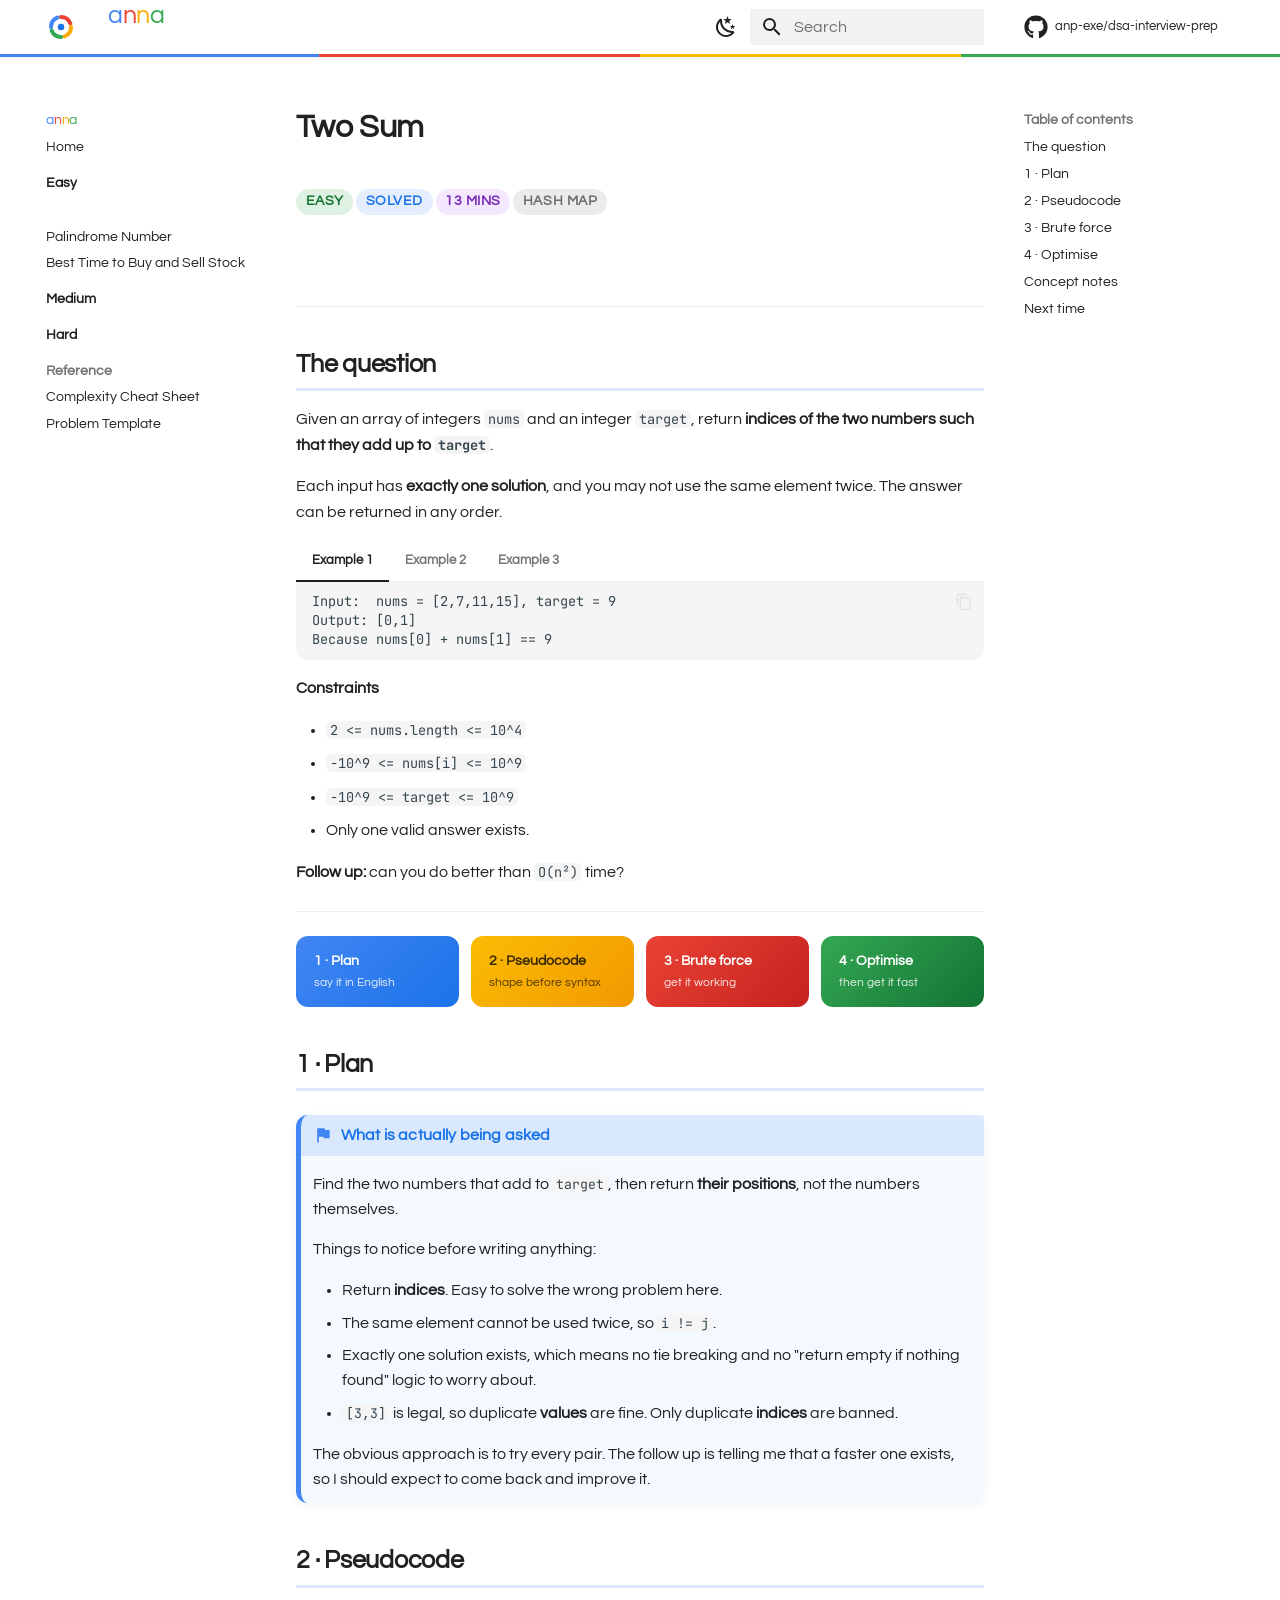
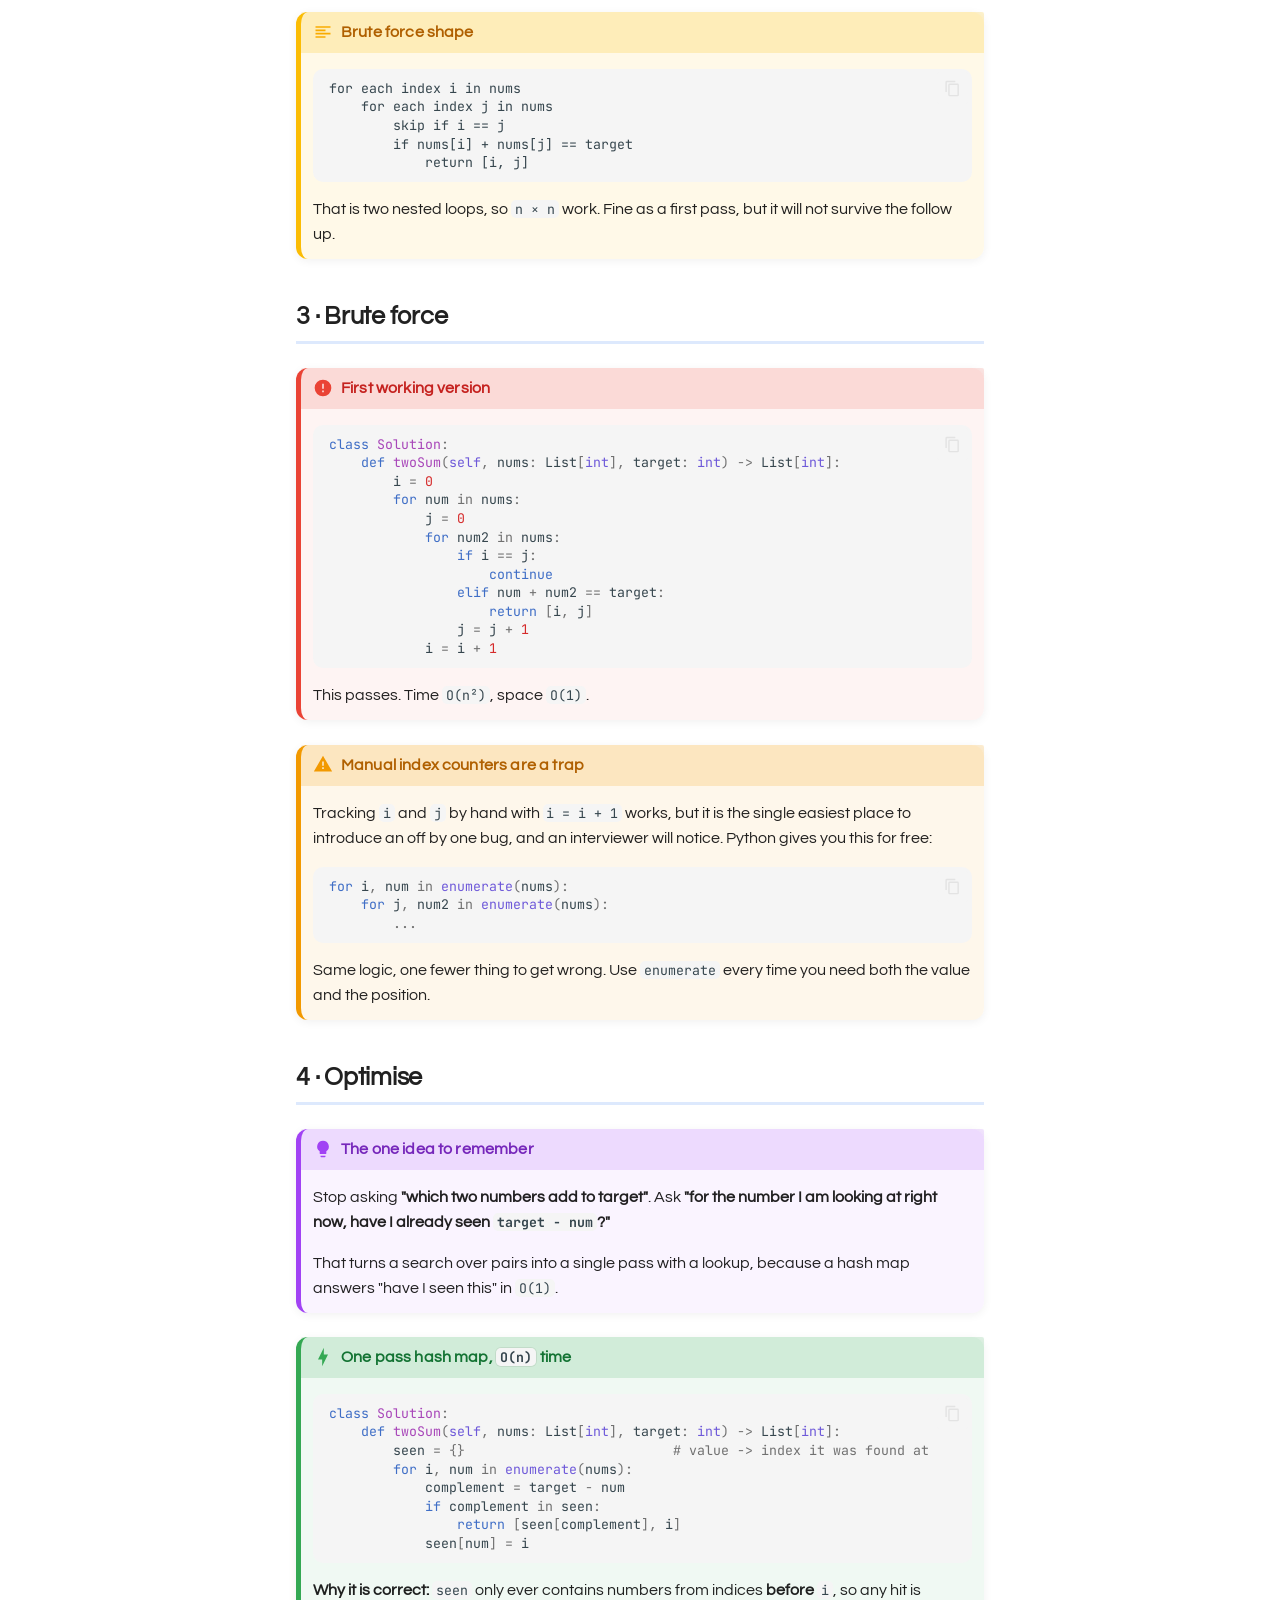
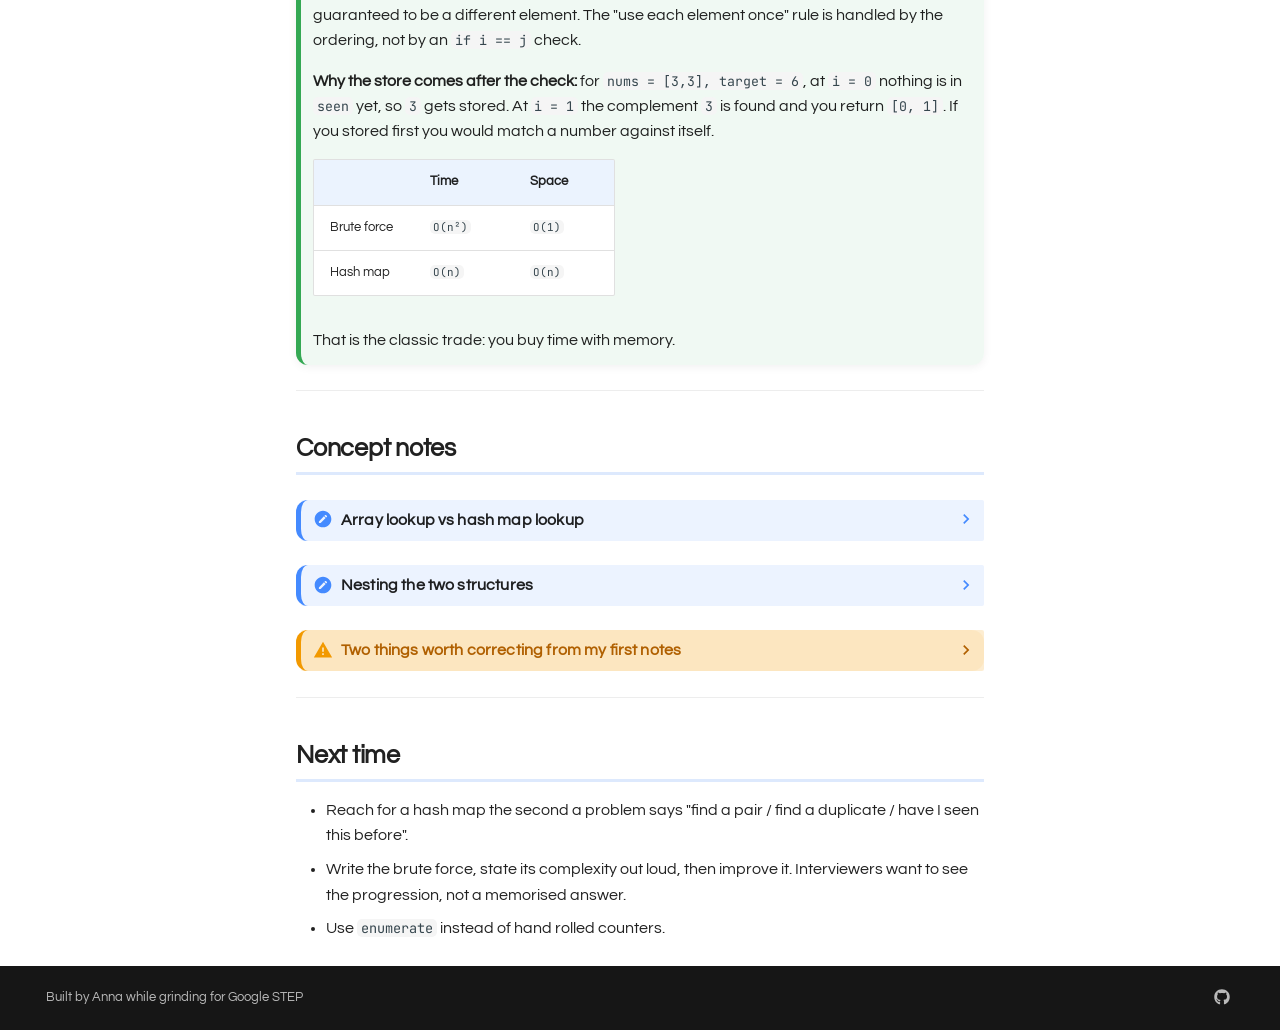
<file: easy/two-sum/index.html>
<!doctype html>
<html lang="en" class="no-js">
  <head>
    
      <meta charset="utf-8">
      <meta name="viewport" content="width=device-width,initial-scale=1">
      
        <meta name="description" content="LeetCode worked solutions for Google STEP interview prep, plan then pseudocode then optimise">
      
      
        <meta name="author" content="Anna">
      
      
        <link rel="canonical" href="https://anp-exe.github.io/dsa-interview-prep/easy/two-sum/">
      
      
        <link rel="prev" href="../">
      
      
        <link rel="next" href="../palindrome-number/">
      
      
        
      
      
      <link rel="icon" href="../../assets/favicon.svg">
      <meta name="generator" content="mkdocs-1.6.1, mkdocs-material-9.7.7">
    
    
      
        <title>Two Sum - anna</title>
      
    
    
      <link rel="stylesheet" href="../../assets/stylesheets/main.ec1eaa64.min.css">
      
        
        <link rel="stylesheet" href="../../assets/stylesheets/palette.ab4e12ef.min.css">
      
      


    
    
      
    
    
      
        
        
        <link rel="preconnect" href="https://fonts.gstatic.com" crossorigin>
        <link rel="stylesheet" href="https://fonts.googleapis.com/css?family=Questrial:300,300i,400,400i,700,700i%7CJetBrains+Mono:400,400i,700,700i&display=fallback">
        <style>:root{--md-text-font:"Questrial";--md-code-font:"JetBrains Mono"}</style>
      
    
    
      <link rel="stylesheet" href="../../stylesheets/extra.css">
    
    <script>__md_scope=new URL("../..",location),__md_hash=e=>[...e].reduce(((e,_)=>(e<<5)-e+_.charCodeAt(0)),0),__md_get=(e,_=localStorage,t=__md_scope)=>JSON.parse(_.getItem(t.pathname+"."+e)),__md_set=(e,_,t=localStorage,a=__md_scope)=>{try{t.setItem(a.pathname+"."+e,JSON.stringify(_))}catch(e){}}</script>
    
      

    
    
  </head>
  
  
    
    
      
    
    
    
    
    <body dir="ltr" data-md-color-scheme="default" data-md-color-primary="custom" data-md-color-accent="custom">
  
    
    <input class="md-toggle" data-md-toggle="drawer" type="checkbox" id="__drawer" autocomplete="off">
    <input class="md-toggle" data-md-toggle="search" type="checkbox" id="__search" autocomplete="off">
    <label class="md-overlay" for="__drawer"></label>
    <div data-md-component="skip">
      
        
        <a href="#two-sum" class="md-skip">
          Skip to content
        </a>
      
    </div>
    <div data-md-component="announce">
      
    </div>
    
    
      

  

<header class="md-header md-header--shadow" data-md-component="header">
  <nav class="md-header__inner md-grid" aria-label="Header">
    <a href="../.." title="anna" class="md-header__button md-logo" aria-label="anna" data-md-component="logo">
      
  <img src="../../assets/logo.svg" alt="logo">

    </a>
    <label class="md-header__button md-icon" for="__drawer">
      
      <svg xmlns="http://www.w3.org/2000/svg" viewBox="0 0 24 24"><path d="M3 6h18v2H3zm0 5h18v2H3zm0 5h18v2H3z"/></svg>
    </label>
    <div class="md-header__title" data-md-component="header-title">
      <div class="md-header__ellipsis">
        <div class="md-header__topic">
          <span class="md-ellipsis">
            anna
          </span>
        </div>
        <div class="md-header__topic" data-md-component="header-topic">
          <span class="md-ellipsis">
            
              Two Sum
            
          </span>
        </div>
      </div>
    </div>
    
      
        <form class="md-header__option" data-md-component="palette">
  
    
    
    
    <input class="md-option" data-md-color-media="" data-md-color-scheme="default" data-md-color-primary="custom" data-md-color-accent="custom"  aria-label="Switch to dark mode"  type="radio" name="__palette" id="__palette_0">
    
      <label class="md-header__button md-icon" title="Switch to dark mode" for="__palette_1" hidden>
        <svg xmlns="http://www.w3.org/2000/svg" viewBox="0 0 24 24"><path d="m17.75 4.09-2.53 1.94.91 3.06-2.63-1.81-2.63 1.81.91-3.06-2.53-1.94L12.44 4l1.06-3 1.06 3zm3.5 6.91-1.64 1.25.59 1.98-1.7-1.17-1.7 1.17.59-1.98L15.75 11l2.06-.05L18.5 9l.69 1.95zm-2.28 4.95c.83-.08 1.72 1.1 1.19 1.85-.32.45-.66.87-1.08 1.27C15.17 23 8.84 23 4.94 19.07c-3.91-3.9-3.91-10.24 0-14.14.4-.4.82-.76 1.27-1.08.75-.53 1.93.36 1.85 1.19-.27 2.86.69 5.83 2.89 8.02a9.96 9.96 0 0 0 8.02 2.89m-1.64 2.02a12.08 12.08 0 0 1-7.8-3.47c-2.17-2.19-3.33-5-3.49-7.82-2.81 3.14-2.7 7.96.31 10.98 3.02 3.01 7.84 3.12 10.98.31"/></svg>
      </label>
    
  
    
    
    
    <input class="md-option" data-md-color-media="" data-md-color-scheme="slate" data-md-color-primary="custom" data-md-color-accent="custom"  aria-label="Switch to light mode"  type="radio" name="__palette" id="__palette_1">
    
      <label class="md-header__button md-icon" title="Switch to light mode" for="__palette_0" hidden>
        <svg xmlns="http://www.w3.org/2000/svg" viewBox="0 0 24 24"><path d="M12 7a5 5 0 0 1 5 5 5 5 0 0 1-5 5 5 5 0 0 1-5-5 5 5 0 0 1 5-5m0 2a3 3 0 0 0-3 3 3 3 0 0 0 3 3 3 3 0 0 0 3-3 3 3 0 0 0-3-3m0-7 2.39 3.42C13.65 5.15 12.84 5 12 5s-1.65.15-2.39.42zM3.34 7l4.16-.35A7.2 7.2 0 0 0 5.94 8.5c-.44.74-.69 1.5-.83 2.29zm.02 10 1.76-3.77a7.131 7.131 0 0 0 2.38 4.14zM20.65 7l-1.77 3.79a7.02 7.02 0 0 0-2.38-4.15zm-.01 10-4.14.36c.59-.51 1.12-1.14 1.54-1.86.42-.73.69-1.5.83-2.29zM12 22l-2.41-3.44c.74.27 1.55.44 2.41.44.82 0 1.63-.17 2.37-.44z"/></svg>
      </label>
    
  
</form>
      
    
    
      <script>var palette=__md_get("__palette");if(palette&&palette.color){if("(prefers-color-scheme)"===palette.color.media){var media=matchMedia("(prefers-color-scheme: light)"),input=document.querySelector(media.matches?"[data-md-color-media='(prefers-color-scheme: light)']":"[data-md-color-media='(prefers-color-scheme: dark)']");palette.color.media=input.getAttribute("data-md-color-media"),palette.color.scheme=input.getAttribute("data-md-color-scheme"),palette.color.primary=input.getAttribute("data-md-color-primary"),palette.color.accent=input.getAttribute("data-md-color-accent")}for(var[key,value]of Object.entries(palette.color))document.body.setAttribute("data-md-color-"+key,value)}</script>
    
    
    
      
      
        <label class="md-header__button md-icon" for="__search">
          
          <svg xmlns="http://www.w3.org/2000/svg" viewBox="0 0 24 24"><path d="M9.5 3A6.5 6.5 0 0 1 16 9.5c0 1.61-.59 3.09-1.56 4.23l.27.27h.79l5 5-1.5 1.5-5-5v-.79l-.27-.27A6.52 6.52 0 0 1 9.5 16 6.5 6.5 0 0 1 3 9.5 6.5 6.5 0 0 1 9.5 3m0 2C7 5 5 7 5 9.5S7 14 9.5 14 14 12 14 9.5 12 5 9.5 5"/></svg>
        </label>
        <div class="md-search" data-md-component="search" role="dialog">
  <label class="md-search__overlay" for="__search"></label>
  <div class="md-search__inner" role="search">
    <form class="md-search__form" name="search">
      <input type="text" class="md-search__input" name="query" aria-label="Search" placeholder="Search" autocapitalize="off" autocorrect="off" autocomplete="off" spellcheck="false" data-md-component="search-query" required>
      <label class="md-search__icon md-icon" for="__search">
        
        <svg xmlns="http://www.w3.org/2000/svg" viewBox="0 0 24 24"><path d="M9.5 3A6.5 6.5 0 0 1 16 9.5c0 1.61-.59 3.09-1.56 4.23l.27.27h.79l5 5-1.5 1.5-5-5v-.79l-.27-.27A6.52 6.52 0 0 1 9.5 16 6.5 6.5 0 0 1 3 9.5 6.5 6.5 0 0 1 9.5 3m0 2C7 5 5 7 5 9.5S7 14 9.5 14 14 12 14 9.5 12 5 9.5 5"/></svg>
        
        <svg xmlns="http://www.w3.org/2000/svg" viewBox="0 0 24 24"><path d="M20 11v2H8l5.5 5.5-1.42 1.42L4.16 12l7.92-7.92L13.5 5.5 8 11z"/></svg>
      </label>
      <nav class="md-search__options" aria-label="Search">
        
        <button type="reset" class="md-search__icon md-icon" title="Clear" aria-label="Clear" tabindex="-1">
          
          <svg xmlns="http://www.w3.org/2000/svg" viewBox="0 0 24 24"><path d="M19 6.41 17.59 5 12 10.59 6.41 5 5 6.41 10.59 12 5 17.59 6.41 19 12 13.41 17.59 19 19 17.59 13.41 12z"/></svg>
        </button>
      </nav>
      
        <div class="md-search__suggest" data-md-component="search-suggest"></div>
      
    </form>
    <div class="md-search__output">
      <div class="md-search__scrollwrap" tabindex="0" data-md-scrollfix>
        <div class="md-search-result" data-md-component="search-result">
          <div class="md-search-result__meta">
            Initializing search
          </div>
          <ol class="md-search-result__list" role="presentation"></ol>
        </div>
      </div>
    </div>
  </div>
</div>
      
    
    
      <div class="md-header__source">
        <a href="https://github.com/anp-exe/dsa-interview-prep" title="Go to repository" class="md-source" data-md-component="source">
  <div class="md-source__icon md-icon">
    
    <svg xmlns="http://www.w3.org/2000/svg" viewBox="0 0 512 512"><!--! Font Awesome Free 7.1.0 by @fontawesome - https://fontawesome.com License - https://fontawesome.com/license/free (Icons: CC BY 4.0, Fonts: SIL OFL 1.1, Code: MIT License) Copyright 2025 Fonticons, Inc.--><path d="M173.9 397.4c0 2-2.3 3.6-5.2 3.6-3.3.3-5.6-1.3-5.6-3.6 0-2 2.3-3.6 5.2-3.6 3-.3 5.6 1.3 5.6 3.6m-31.1-4.5c-.7 2 1.3 4.3 4.3 4.9 2.6 1 5.6 0 6.2-2s-1.3-4.3-4.3-5.2c-2.6-.7-5.5.3-6.2 2.3m44.2-1.7c-2.9.7-4.9 2.6-4.6 4.9.3 2 2.9 3.3 5.9 2.6 2.9-.7 4.9-2.6 4.6-4.6-.3-1.9-3-3.2-5.9-2.9M252.8 8C114.1 8 8 113.3 8 252c0 110.9 69.8 205.8 169.5 239.2 12.8 2.3 17.3-5.6 17.3-12.1 0-6.2-.3-40.4-.3-61.4 0 0-70 15-84.7-29.8 0 0-11.4-29.1-27.8-36.6 0 0-22.9-15.7 1.6-15.4 0 0 24.9 2 38.6 25.8 21.9 38.6 58.6 27.5 72.9 20.9 2.3-16 8.8-27.1 16-33.7-55.9-6.2-112.3-14.3-112.3-110.5 0-27.5 7.6-41.3 23.6-58.9-2.6-6.5-11.1-33.3 2.6-67.9 20.9-6.5 69 27 69 27 20-5.6 41.5-8.5 62.8-8.5s42.8 2.9 62.8 8.5c0 0 48.1-33.6 69-27 13.7 34.7 5.2 61.4 2.6 67.9 16 17.7 25.8 31.5 25.8 58.9 0 96.5-58.9 104.2-114.8 110.5 9.2 7.9 17 22.9 17 46.4 0 33.7-.3 75.4-.3 83.6 0 6.5 4.6 14.4 17.3 12.1C436.2 457.8 504 362.9 504 252 504 113.3 391.5 8 252.8 8M105.2 352.9c-1.3 1-1 3.3.7 5.2 1.6 1.6 3.9 2.3 5.2 1 1.3-1 1-3.3-.7-5.2-1.6-1.6-3.9-2.3-5.2-1m-10.8-8.1c-.7 1.3.3 2.9 2.3 3.9 1.6 1 3.6.7 4.3-.7.7-1.3-.3-2.9-2.3-3.9-2-.6-3.6-.3-4.3.7m32.4 35.6c-1.6 1.3-1 4.3 1.3 6.2 2.3 2.3 5.2 2.6 6.5 1 1.3-1.3.7-4.3-1.3-6.2-2.2-2.3-5.2-2.6-6.5-1m-11.4-14.7c-1.6 1-1.6 3.6 0 5.9s4.3 3.3 5.6 2.3c1.6-1.3 1.6-3.9 0-6.2-1.4-2.3-4-3.3-5.6-2"/></svg>
  </div>
  <div class="md-source__repository">
    anp-exe/dsa-interview-prep
  </div>
</a>
      </div>
    
  </nav>
  
</header>
    
    <div class="md-container" data-md-component="container">
      
      
        
          
        
      
      <main class="md-main" data-md-component="main">
        <div class="md-main__inner md-grid">
          
            
              
              <div class="md-sidebar md-sidebar--primary" data-md-component="sidebar" data-md-type="navigation" >
                <div class="md-sidebar__scrollwrap">
                  <div class="md-sidebar__inner">
                    



<nav class="md-nav md-nav--primary" aria-label="Navigation" data-md-level="0">
  <label class="md-nav__title" for="__drawer">
    <a href="../.." title="anna" class="md-nav__button md-logo" aria-label="anna" data-md-component="logo">
      
  <img src="../../assets/logo.svg" alt="logo">

    </a>
    anna
  </label>
  
    <div class="md-nav__source">
      <a href="https://github.com/anp-exe/dsa-interview-prep" title="Go to repository" class="md-source" data-md-component="source">
  <div class="md-source__icon md-icon">
    
    <svg xmlns="http://www.w3.org/2000/svg" viewBox="0 0 512 512"><!--! Font Awesome Free 7.1.0 by @fontawesome - https://fontawesome.com License - https://fontawesome.com/license/free (Icons: CC BY 4.0, Fonts: SIL OFL 1.1, Code: MIT License) Copyright 2025 Fonticons, Inc.--><path d="M173.9 397.4c0 2-2.3 3.6-5.2 3.6-3.3.3-5.6-1.3-5.6-3.6 0-2 2.3-3.6 5.2-3.6 3-.3 5.6 1.3 5.6 3.6m-31.1-4.5c-.7 2 1.3 4.3 4.3 4.9 2.6 1 5.6 0 6.2-2s-1.3-4.3-4.3-5.2c-2.6-.7-5.5.3-6.2 2.3m44.2-1.7c-2.9.7-4.9 2.6-4.6 4.9.3 2 2.9 3.3 5.9 2.6 2.9-.7 4.9-2.6 4.6-4.6-.3-1.9-3-3.2-5.9-2.9M252.8 8C114.1 8 8 113.3 8 252c0 110.9 69.8 205.8 169.5 239.2 12.8 2.3 17.3-5.6 17.3-12.1 0-6.2-.3-40.4-.3-61.4 0 0-70 15-84.7-29.8 0 0-11.4-29.1-27.8-36.6 0 0-22.9-15.7 1.6-15.4 0 0 24.9 2 38.6 25.8 21.9 38.6 58.6 27.5 72.9 20.9 2.3-16 8.8-27.1 16-33.7-55.9-6.2-112.3-14.3-112.3-110.5 0-27.5 7.6-41.3 23.6-58.9-2.6-6.5-11.1-33.3 2.6-67.9 20.9-6.5 69 27 69 27 20-5.6 41.5-8.5 62.8-8.5s42.8 2.9 62.8 8.5c0 0 48.1-33.6 69-27 13.7 34.7 5.2 61.4 2.6 67.9 16 17.7 25.8 31.5 25.8 58.9 0 96.5-58.9 104.2-114.8 110.5 9.2 7.9 17 22.9 17 46.4 0 33.7-.3 75.4-.3 83.6 0 6.5 4.6 14.4 17.3 12.1C436.2 457.8 504 362.9 504 252 504 113.3 391.5 8 252.8 8M105.2 352.9c-1.3 1-1 3.3.7 5.2 1.6 1.6 3.9 2.3 5.2 1 1.3-1 1-3.3-.7-5.2-1.6-1.6-3.9-2.3-5.2-1m-10.8-8.1c-.7 1.3.3 2.9 2.3 3.9 1.6 1 3.6.7 4.3-.7.7-1.3-.3-2.9-2.3-3.9-2-.6-3.6-.3-4.3.7m32.4 35.6c-1.6 1.3-1 4.3 1.3 6.2 2.3 2.3 5.2 2.6 6.5 1 1.3-1.3.7-4.3-1.3-6.2-2.2-2.3-5.2-2.6-6.5-1m-11.4-14.7c-1.6 1-1.6 3.6 0 5.9s4.3 3.3 5.6 2.3c1.6-1.3 1.6-3.9 0-6.2-1.4-2.3-4-3.3-5.6-2"/></svg>
  </div>
  <div class="md-source__repository">
    anp-exe/dsa-interview-prep
  </div>
</a>
    </div>
  
  <ul class="md-nav__list" data-md-scrollfix>
    
      
      
  
  
  
  
    <li class="md-nav__item">
      <a href="../.." class="md-nav__link">
        
  
  
  <span class="md-ellipsis">
    
  
    Home
  

    
  </span>
  
  

      </a>
    </li>
  

    
      
      
  
  
    
  
  
  
    
    
      
        
          
        
      
        
      
        
      
        
      
    
    
    
      
        
        
      
    
    
    <li class="md-nav__item md-nav__item--active md-nav__item--section md-nav__item--nested">
      
        
        
        <input class="md-nav__toggle md-toggle " type="checkbox" id="__nav_2" checked>
        
          
          <div class="md-nav__link md-nav__container">
            <a href="../" class="md-nav__link ">
              
  
  
  <span class="md-ellipsis">
    
  
    Easy
  

    
  </span>
  
  

            </a>
            
              
              <label class="md-nav__link " for="__nav_2" id="__nav_2_label" tabindex="">
                <span class="md-nav__icon md-icon"></span>
              </label>
            
          </div>
        
        <nav class="md-nav" data-md-level="1" aria-labelledby="__nav_2_label" aria-expanded="true">
          <label class="md-nav__title" for="__nav_2">
            <span class="md-nav__icon md-icon"></span>
            
  
    Easy
  

          </label>
          <ul class="md-nav__list" data-md-scrollfix>
            
              
            
              
                
  
  
    
  
  
  
    <li class="md-nav__item md-nav__item--active">
      
      <input class="md-nav__toggle md-toggle" type="checkbox" id="__toc">
      
      
        
      
      
        <label class="md-nav__link md-nav__link--active" for="__toc">
          
  
  
  <span class="md-ellipsis">
    
  
    Two Sum
  

    
  </span>
  
  

          <span class="md-nav__icon md-icon"></span>
        </label>
      
      <a href="./" class="md-nav__link md-nav__link--active">
        
  
  
  <span class="md-ellipsis">
    
  
    Two Sum
  

    
  </span>
  
  

      </a>
      
        

<nav class="md-nav md-nav--secondary" aria-label="Table of contents">
  
  
  
    
  
  
    <label class="md-nav__title" for="__toc">
      <span class="md-nav__icon md-icon"></span>
      Table of contents
    </label>
    <ul class="md-nav__list" data-md-component="toc" data-md-scrollfix>
      
        <li class="md-nav__item">
  <a href="#the-question" class="md-nav__link">
    <span class="md-ellipsis">
      
        The question
      
    </span>
  </a>
  
</li>
      
        <li class="md-nav__item">
  <a href="#1-plan" class="md-nav__link">
    <span class="md-ellipsis">
      
        1 · Plan
      
    </span>
  </a>
  
</li>
      
        <li class="md-nav__item">
  <a href="#2-pseudocode" class="md-nav__link">
    <span class="md-ellipsis">
      
        2 · Pseudocode
      
    </span>
  </a>
  
</li>
      
        <li class="md-nav__item">
  <a href="#3-brute-force" class="md-nav__link">
    <span class="md-ellipsis">
      
        3 · Brute force
      
    </span>
  </a>
  
</li>
      
        <li class="md-nav__item">
  <a href="#4-optimise" class="md-nav__link">
    <span class="md-ellipsis">
      
        4 · Optimise
      
    </span>
  </a>
  
</li>
      
        <li class="md-nav__item">
  <a href="#concept-notes" class="md-nav__link">
    <span class="md-ellipsis">
      
        Concept notes
      
    </span>
  </a>
  
</li>
      
        <li class="md-nav__item">
  <a href="#next-time" class="md-nav__link">
    <span class="md-ellipsis">
      
        Next time
      
    </span>
  </a>
  
</li>
      
    </ul>
  
</nav>
      
    </li>
  

              
            
              
                
  
  
  
  
    <li class="md-nav__item">
      <a href="../palindrome-number/" class="md-nav__link">
        
  
  
  <span class="md-ellipsis">
    
  
    Palindrome Number
  

    
  </span>
  
  

      </a>
    </li>
  

              
            
              
                
  
  
  
  
    <li class="md-nav__item">
      <a href="../best-time-to-buy-and-sell-stock/" class="md-nav__link">
        
  
  
  <span class="md-ellipsis">
    
  
    Best Time to Buy and Sell Stock
  

    
  </span>
  
  

      </a>
    </li>
  

              
            
          </ul>
        </nav>
      
    </li>
  

    
      
      
  
  
  
  
    
    
      
        
          
        
      
    
    
    
      
        
        
      
    
    
    <li class="md-nav__item md-nav__item--section md-nav__item--nested">
      
        
        
        <input class="md-nav__toggle md-toggle " type="checkbox" id="__nav_3" >
        
          
          <div class="md-nav__link md-nav__container">
            <a href="../../medium/" class="md-nav__link ">
              
  
  
  <span class="md-ellipsis">
    
  
    Medium
  

    
  </span>
  
  

            </a>
            
          </div>
        
        <nav class="md-nav" data-md-level="1" aria-labelledby="__nav_3_label" aria-expanded="false">
          <label class="md-nav__title" for="__nav_3">
            <span class="md-nav__icon md-icon"></span>
            
  
    Medium
  

          </label>
          <ul class="md-nav__list" data-md-scrollfix>
            
              
            
          </ul>
        </nav>
      
    </li>
  

    
      
      
  
  
  
  
    
    
      
        
          
        
      
    
    
    
      
        
        
      
    
    
    <li class="md-nav__item md-nav__item--section md-nav__item--nested">
      
        
        
        <input class="md-nav__toggle md-toggle " type="checkbox" id="__nav_4" >
        
          
          <div class="md-nav__link md-nav__container">
            <a href="../../hard/" class="md-nav__link ">
              
  
  
  <span class="md-ellipsis">
    
  
    Hard
  

    
  </span>
  
  

            </a>
            
          </div>
        
        <nav class="md-nav" data-md-level="1" aria-labelledby="__nav_4_label" aria-expanded="false">
          <label class="md-nav__title" for="__nav_4">
            <span class="md-nav__icon md-icon"></span>
            
  
    Hard
  

          </label>
          <ul class="md-nav__list" data-md-scrollfix>
            
              
            
          </ul>
        </nav>
      
    </li>
  

    
      
      
  
  
  
  
    
    
      
        
      
        
      
    
    
    
      
        
        
      
    
    
    <li class="md-nav__item md-nav__item--section md-nav__item--nested">
      
        
        
        <input class="md-nav__toggle md-toggle " type="checkbox" id="__nav_5" >
        
          
          <label class="md-nav__link" for="__nav_5" id="__nav_5_label" tabindex="">
            
  
  
  <span class="md-ellipsis">
    
  
    Reference
  

    
  </span>
  
  

            <span class="md-nav__icon md-icon"></span>
          </label>
        
        <nav class="md-nav" data-md-level="1" aria-labelledby="__nav_5_label" aria-expanded="false">
          <label class="md-nav__title" for="__nav_5">
            <span class="md-nav__icon md-icon"></span>
            
  
    Reference
  

          </label>
          <ul class="md-nav__list" data-md-scrollfix>
            
              
                
  
  
  
  
    <li class="md-nav__item">
      <a href="../../cheatsheet/" class="md-nav__link">
        
  
  
  <span class="md-ellipsis">
    
  
    Complexity Cheat Sheet
  

    
  </span>
  
  

      </a>
    </li>
  

              
            
              
                
  
  
  
  
    <li class="md-nav__item">
      <a href="../../template/" class="md-nav__link">
        
  
  
  <span class="md-ellipsis">
    
  
    Problem Template
  

    
  </span>
  
  

      </a>
    </li>
  

              
            
          </ul>
        </nav>
      
    </li>
  

    
  </ul>
</nav>
                  </div>
                </div>
              </div>
            
            
              
              <div class="md-sidebar md-sidebar--secondary" data-md-component="sidebar" data-md-type="toc" >
                <div class="md-sidebar__scrollwrap">
                  <div class="md-sidebar__inner">
                    

<nav class="md-nav md-nav--secondary" aria-label="Table of contents">
  
  
  
    
  
  
    <label class="md-nav__title" for="__toc">
      <span class="md-nav__icon md-icon"></span>
      Table of contents
    </label>
    <ul class="md-nav__list" data-md-component="toc" data-md-scrollfix>
      
        <li class="md-nav__item">
  <a href="#the-question" class="md-nav__link">
    <span class="md-ellipsis">
      
        The question
      
    </span>
  </a>
  
</li>
      
        <li class="md-nav__item">
  <a href="#1-plan" class="md-nav__link">
    <span class="md-ellipsis">
      
        1 · Plan
      
    </span>
  </a>
  
</li>
      
        <li class="md-nav__item">
  <a href="#2-pseudocode" class="md-nav__link">
    <span class="md-ellipsis">
      
        2 · Pseudocode
      
    </span>
  </a>
  
</li>
      
        <li class="md-nav__item">
  <a href="#3-brute-force" class="md-nav__link">
    <span class="md-ellipsis">
      
        3 · Brute force
      
    </span>
  </a>
  
</li>
      
        <li class="md-nav__item">
  <a href="#4-optimise" class="md-nav__link">
    <span class="md-ellipsis">
      
        4 · Optimise
      
    </span>
  </a>
  
</li>
      
        <li class="md-nav__item">
  <a href="#concept-notes" class="md-nav__link">
    <span class="md-ellipsis">
      
        Concept notes
      
    </span>
  </a>
  
</li>
      
        <li class="md-nav__item">
  <a href="#next-time" class="md-nav__link">
    <span class="md-ellipsis">
      
        Next time
      
    </span>
  </a>
  
</li>
      
    </ul>
  
</nav>
                  </div>
                </div>
              </div>
            
          
          
            <div class="md-content" data-md-component="content">
              
              <article class="md-content__inner md-typeset">
                
                  


  
  


<h1 id="two-sum">Two Sum<a class="headerlink" href="#two-sum" title="Link to this section">&para;</a></h1>
<p><span class="pill easy">Easy</span> <span class="pill done">Solved</span> <span class="pill time">13 mins</span> <span class="pill">Hash map</span></p>
<p><a class="md-button" href="https://leetcode.com/problems/two-sum/">Open on LeetCode <span class="twemoji"><svg xmlns="http://www.w3.org/2000/svg" viewBox="0 0 24 24"><path d="M14 3v2h3.59l-9.83 9.83 1.41 1.41L19 6.41V10h2V3m-2 16H5V5h7V3H5a2 2 0 0 0-2 2v14a2 2 0 0 0 2 2h14a2 2 0 0 0 2-2v-7h-2z"/></svg></span></a></p>
<hr />
<h2 id="the-question">The question<a class="headerlink" href="#the-question" title="Link to this section">&para;</a></h2>
<p>Given an array of integers <code>nums</code> and an integer <code>target</code>, return <strong>indices of the two numbers such that they add up to <code>target</code></strong>.</p>
<p>Each input has <strong>exactly one solution</strong>, and you may not use the same element twice. The answer can be returned in any order.</p>
<div class="tabbed-set tabbed-alternate" data-tabs="1:3"><input checked="checked" id="__tabbed_1_1" name="__tabbed_1" type="radio" /><input id="__tabbed_1_2" name="__tabbed_1" type="radio" /><input id="__tabbed_1_3" name="__tabbed_1" type="radio" /><div class="tabbed-labels"><label for="__tabbed_1_1">Example 1</label><label for="__tabbed_1_2">Example 2</label><label for="__tabbed_1_3">Example 3</label></div>
<div class="tabbed-content">
<div class="tabbed-block">
<div class="highlight"><pre><span></span><code><span id="__span-0-1"><a id="__codelineno-0-1" name="__codelineno-0-1" href="#__codelineno-0-1"></a>Input:  nums = [2,7,11,15], target = 9
</span><span id="__span-0-2"><a id="__codelineno-0-2" name="__codelineno-0-2" href="#__codelineno-0-2"></a>Output: [0,1]
</span><span id="__span-0-3"><a id="__codelineno-0-3" name="__codelineno-0-3" href="#__codelineno-0-3"></a>Because nums[0] + nums[1] == 9
</span></code></pre></div>
</div>
<div class="tabbed-block">
<div class="highlight"><pre><span></span><code><span id="__span-1-1"><a id="__codelineno-1-1" name="__codelineno-1-1" href="#__codelineno-1-1"></a>Input:  nums = [3,2,4], target = 6
</span><span id="__span-1-2"><a id="__codelineno-1-2" name="__codelineno-1-2" href="#__codelineno-1-2"></a>Output: [1,2]
</span></code></pre></div>
</div>
<div class="tabbed-block">
<div class="highlight"><pre><span></span><code><span id="__span-2-1"><a id="__codelineno-2-1" name="__codelineno-2-1" href="#__codelineno-2-1"></a>Input:  nums = [3,3], target = 6
</span><span id="__span-2-2"><a id="__codelineno-2-2" name="__codelineno-2-2" href="#__codelineno-2-2"></a>Output: [0,1]
</span></code></pre></div>
</div>
</div>
</div>
<p><strong>Constraints</strong></p>
<ul>
<li><code>2 &lt;= nums.length &lt;= 10^4</code></li>
<li><code>-10^9 &lt;= nums[i] &lt;= 10^9</code></li>
<li><code>-10^9 &lt;= target &lt;= 10^9</code></li>
<li>Only one valid answer exists.</li>
</ul>
<p><strong>Follow up:</strong> can you do better than <code>O(n²)</code> time?</p>
<hr />
<div class="step-row">
  <div class="step-chip s1">1 · Plan<small>say it in English</small></div>
  <div class="step-chip s2">2 · Pseudocode<small>shape before syntax</small></div>
  <div class="step-chip s3">3 · Brute force<small>get it working</small></div>
  <div class="step-chip s4">4 · Optimise<small>then get it fast</small></div>
</div>

<h2 id="1-plan">1 · Plan<a class="headerlink" href="#1-plan" title="Link to this section">&para;</a></h2>
<div class="admonition plan">
<p class="admonition-title">What is actually being asked</p>
<p>Find the two numbers that add to <code>target</code>, then return <strong>their positions</strong>, not the numbers themselves.</p>
<p>Things to notice before writing anything:</p>
<ul>
<li>Return <strong>indices</strong>. Easy to solve the wrong problem here.</li>
<li>The same element cannot be used twice, so <code>i != j</code>.</li>
<li>Exactly one solution exists, which means no tie breaking and no "return empty if nothing found" logic to worry about.</li>
<li><code>[3,3]</code> is legal, so duplicate <strong>values</strong> are fine. Only duplicate <strong>indices</strong> are banned.</li>
</ul>
<p>The obvious approach is to try every pair. The follow up is telling me that a faster one exists, so I should expect to come back and improve it.</p>
</div>
<h2 id="2-pseudocode">2 · Pseudocode<a class="headerlink" href="#2-pseudocode" title="Link to this section">&para;</a></h2>
<div class="admonition pseudo">
<p class="admonition-title">Brute force shape</p>
<div class="highlight"><pre><span></span><code><span id="__span-3-1"><a id="__codelineno-3-1" name="__codelineno-3-1" href="#__codelineno-3-1"></a>for each index i in nums
</span><span id="__span-3-2"><a id="__codelineno-3-2" name="__codelineno-3-2" href="#__codelineno-3-2"></a>    for each index j in nums
</span><span id="__span-3-3"><a id="__codelineno-3-3" name="__codelineno-3-3" href="#__codelineno-3-3"></a>        skip if i == j
</span><span id="__span-3-4"><a id="__codelineno-3-4" name="__codelineno-3-4" href="#__codelineno-3-4"></a>        if nums[i] + nums[j] == target
</span><span id="__span-3-5"><a id="__codelineno-3-5" name="__codelineno-3-5" href="#__codelineno-3-5"></a>            return [i, j]
</span></code></pre></div>
<p>That is two nested loops, so <code>n × n</code> work. Fine as a first pass, but it will not survive the follow up.</p>
</div>
<h2 id="3-brute-force">3 · Brute force<a class="headerlink" href="#3-brute-force" title="Link to this section">&para;</a></h2>
<div class="admonition attempt">
<p class="admonition-title">First working version</p>
<div class="highlight"><pre><span></span><code><span id="__span-4-1"><a id="__codelineno-4-1" name="__codelineno-4-1" href="#__codelineno-4-1"></a><span class="k">class</span><span class="w"> </span><span class="nc">Solution</span><span class="p">:</span>
</span><span id="__span-4-2"><a id="__codelineno-4-2" name="__codelineno-4-2" href="#__codelineno-4-2"></a>    <span class="k">def</span><span class="w"> </span><span class="nf">twoSum</span><span class="p">(</span><span class="bp">self</span><span class="p">,</span> <span class="n">nums</span><span class="p">:</span> <span class="n">List</span><span class="p">[</span><span class="nb">int</span><span class="p">],</span> <span class="n">target</span><span class="p">:</span> <span class="nb">int</span><span class="p">)</span> <span class="o">-&gt;</span> <span class="n">List</span><span class="p">[</span><span class="nb">int</span><span class="p">]:</span>
</span><span id="__span-4-3"><a id="__codelineno-4-3" name="__codelineno-4-3" href="#__codelineno-4-3"></a>        <span class="n">i</span> <span class="o">=</span> <span class="mi">0</span>
</span><span id="__span-4-4"><a id="__codelineno-4-4" name="__codelineno-4-4" href="#__codelineno-4-4"></a>        <span class="k">for</span> <span class="n">num</span> <span class="ow">in</span> <span class="n">nums</span><span class="p">:</span>
</span><span id="__span-4-5"><a id="__codelineno-4-5" name="__codelineno-4-5" href="#__codelineno-4-5"></a>            <span class="n">j</span> <span class="o">=</span> <span class="mi">0</span>
</span><span id="__span-4-6"><a id="__codelineno-4-6" name="__codelineno-4-6" href="#__codelineno-4-6"></a>            <span class="k">for</span> <span class="n">num2</span> <span class="ow">in</span> <span class="n">nums</span><span class="p">:</span>
</span><span id="__span-4-7"><a id="__codelineno-4-7" name="__codelineno-4-7" href="#__codelineno-4-7"></a>                <span class="k">if</span> <span class="n">i</span> <span class="o">==</span> <span class="n">j</span><span class="p">:</span>
</span><span id="__span-4-8"><a id="__codelineno-4-8" name="__codelineno-4-8" href="#__codelineno-4-8"></a>                    <span class="k">continue</span>
</span><span id="__span-4-9"><a id="__codelineno-4-9" name="__codelineno-4-9" href="#__codelineno-4-9"></a>                <span class="k">elif</span> <span class="n">num</span> <span class="o">+</span> <span class="n">num2</span> <span class="o">==</span> <span class="n">target</span><span class="p">:</span>
</span><span id="__span-4-10"><a id="__codelineno-4-10" name="__codelineno-4-10" href="#__codelineno-4-10"></a>                    <span class="k">return</span> <span class="p">[</span><span class="n">i</span><span class="p">,</span> <span class="n">j</span><span class="p">]</span>
</span><span id="__span-4-11"><a id="__codelineno-4-11" name="__codelineno-4-11" href="#__codelineno-4-11"></a>                <span class="n">j</span> <span class="o">=</span> <span class="n">j</span> <span class="o">+</span> <span class="mi">1</span>
</span><span id="__span-4-12"><a id="__codelineno-4-12" name="__codelineno-4-12" href="#__codelineno-4-12"></a>            <span class="n">i</span> <span class="o">=</span> <span class="n">i</span> <span class="o">+</span> <span class="mi">1</span>
</span></code></pre></div>
<p>This passes. Time <code>O(n²)</code>, space <code>O(1)</code>.</p>
</div>
<div class="admonition gotcha">
<p class="admonition-title">Manual index counters are a trap</p>
<p>Tracking <code>i</code> and <code>j</code> by hand with <code>i = i + 1</code> works, but it is the single easiest place to introduce an off by one bug, and an interviewer will notice. Python gives you this for free:</p>
<div class="highlight"><pre><span></span><code><span id="__span-5-1"><a id="__codelineno-5-1" name="__codelineno-5-1" href="#__codelineno-5-1"></a><span class="k">for</span> <span class="n">i</span><span class="p">,</span> <span class="n">num</span> <span class="ow">in</span> <span class="nb">enumerate</span><span class="p">(</span><span class="n">nums</span><span class="p">):</span>
</span><span id="__span-5-2"><a id="__codelineno-5-2" name="__codelineno-5-2" href="#__codelineno-5-2"></a>    <span class="k">for</span> <span class="n">j</span><span class="p">,</span> <span class="n">num2</span> <span class="ow">in</span> <span class="nb">enumerate</span><span class="p">(</span><span class="n">nums</span><span class="p">):</span>
</span><span id="__span-5-3"><a id="__codelineno-5-3" name="__codelineno-5-3" href="#__codelineno-5-3"></a>        <span class="o">...</span>
</span></code></pre></div>
<p>Same logic, one fewer thing to get wrong. Use <code>enumerate</code> every time you need both the value and the position.</p>
</div>
<h2 id="4-optimise">4 · Optimise<a class="headerlink" href="#4-optimise" title="Link to this section">&para;</a></h2>
<div class="admonition insight">
<p class="admonition-title">The one idea to remember</p>
<p>Stop asking <strong>"which two numbers add to target"</strong>. Ask <strong>"for the number I am looking at right now, have I already seen <code>target - num</code>?"</strong></p>
<p>That turns a search over pairs into a single pass with a lookup, because a hash map answers "have I seen this" in <code>O(1)</code>.</p>
</div>
<div class="admonition optimise">
<p class="admonition-title">One pass hash map, <code>O(n)</code> time</p>
<div class="highlight"><pre><span></span><code><span id="__span-6-1"><a id="__codelineno-6-1" name="__codelineno-6-1" href="#__codelineno-6-1"></a><span class="k">class</span><span class="w"> </span><span class="nc">Solution</span><span class="p">:</span>
</span><span id="__span-6-2"><a id="__codelineno-6-2" name="__codelineno-6-2" href="#__codelineno-6-2"></a>    <span class="k">def</span><span class="w"> </span><span class="nf">twoSum</span><span class="p">(</span><span class="bp">self</span><span class="p">,</span> <span class="n">nums</span><span class="p">:</span> <span class="n">List</span><span class="p">[</span><span class="nb">int</span><span class="p">],</span> <span class="n">target</span><span class="p">:</span> <span class="nb">int</span><span class="p">)</span> <span class="o">-&gt;</span> <span class="n">List</span><span class="p">[</span><span class="nb">int</span><span class="p">]:</span>
</span><span id="__span-6-3"><a id="__codelineno-6-3" name="__codelineno-6-3" href="#__codelineno-6-3"></a>        <span class="n">seen</span> <span class="o">=</span> <span class="p">{}</span>                          <span class="c1"># value -&gt; index it was found at</span>
</span><span id="__span-6-4"><a id="__codelineno-6-4" name="__codelineno-6-4" href="#__codelineno-6-4"></a>        <span class="k">for</span> <span class="n">i</span><span class="p">,</span> <span class="n">num</span> <span class="ow">in</span> <span class="nb">enumerate</span><span class="p">(</span><span class="n">nums</span><span class="p">):</span>
</span><span id="__span-6-5"><a id="__codelineno-6-5" name="__codelineno-6-5" href="#__codelineno-6-5"></a>            <span class="n">complement</span> <span class="o">=</span> <span class="n">target</span> <span class="o">-</span> <span class="n">num</span>
</span><span id="__span-6-6"><a id="__codelineno-6-6" name="__codelineno-6-6" href="#__codelineno-6-6"></a>            <span class="k">if</span> <span class="n">complement</span> <span class="ow">in</span> <span class="n">seen</span><span class="p">:</span>
</span><span id="__span-6-7"><a id="__codelineno-6-7" name="__codelineno-6-7" href="#__codelineno-6-7"></a>                <span class="k">return</span> <span class="p">[</span><span class="n">seen</span><span class="p">[</span><span class="n">complement</span><span class="p">],</span> <span class="n">i</span><span class="p">]</span>
</span><span id="__span-6-8"><a id="__codelineno-6-8" name="__codelineno-6-8" href="#__codelineno-6-8"></a>            <span class="n">seen</span><span class="p">[</span><span class="n">num</span><span class="p">]</span> <span class="o">=</span> <span class="n">i</span>
</span></code></pre></div>
<p><strong>Why it is correct:</strong> <code>seen</code> only ever contains numbers from indices <strong>before</strong> <code>i</code>, so any hit is guaranteed to be a different element. The "use each element once" rule is handled by the ordering, not by an <code>if i == j</code> check.</p>
<p><strong>Why the store comes after the check:</strong> for <code>nums = [3,3], target = 6</code>, at <code>i = 0</code> nothing is in <code>seen</code> yet, so <code>3</code> gets stored. At <code>i = 1</code> the complement <code>3</code> is found and you return <code>[0, 1]</code>. If you stored first you would match a number against itself.</p>
<table>
<thead>
<tr>
<th></th>
<th>Time</th>
<th>Space</th>
</tr>
</thead>
<tbody>
<tr>
<td>Brute force</td>
<td><code>O(n²)</code></td>
<td><code>O(1)</code></td>
</tr>
<tr>
<td>Hash map</td>
<td><code>O(n)</code></td>
<td><code>O(n)</code></td>
</tr>
</tbody>
</table>
<p>That is the classic trade: you buy time with memory.</p>
</div>
<hr />
<h2 id="concept-notes">Concept notes<a class="headerlink" href="#concept-notes" title="Link to this section">&para;</a></h2>
<details class="note">
<summary>Array lookup vs hash map lookup</summary>
<div class="highlight"><pre><span></span><code><span id="__span-7-1"><a id="__codelineno-7-1" name="__codelineno-7-1" href="#__codelineno-7-1"></a><span class="c1"># array: scan until you find it</span>
</span><span id="__span-7-2"><a id="__codelineno-7-2" name="__codelineno-7-2" href="#__codelineno-7-2"></a><span class="n">users</span> <span class="o">=</span> <span class="p">[(</span><span class="s2">"ana@x.com"</span><span class="p">,</span> <span class="mi">24</span><span class="p">),</span> <span class="p">(</span><span class="s2">"ben@x.com"</span><span class="p">,</span> <span class="mi">31</span><span class="p">)]</span>
</span><span id="__span-7-3"><a id="__codelineno-7-3" name="__codelineno-7-3" href="#__codelineno-7-3"></a><span class="k">for</span> <span class="n">email</span><span class="p">,</span> <span class="n">age</span> <span class="ow">in</span> <span class="n">users</span><span class="p">:</span>
</span><span id="__span-7-4"><a id="__codelineno-7-4" name="__codelineno-7-4" href="#__codelineno-7-4"></a>    <span class="k">if</span> <span class="n">email</span> <span class="o">==</span> <span class="s2">"cleo@x.com"</span><span class="p">:</span>
</span><span id="__span-7-5"><a id="__codelineno-7-5" name="__codelineno-7-5" href="#__codelineno-7-5"></a>        <span class="nb">print</span><span class="p">(</span><span class="n">age</span><span class="p">)</span>
</span><span id="__span-7-6"><a id="__codelineno-7-6" name="__codelineno-7-6" href="#__codelineno-7-6"></a>        <span class="k">break</span>
</span><span id="__span-7-7"><a id="__codelineno-7-7" name="__codelineno-7-7" href="#__codelineno-7-7"></a><span class="c1"># worst case you check every entry. O(n).</span>
</span></code></pre></div>
<div class="highlight"><pre><span></span><code><span id="__span-8-1"><a id="__codelineno-8-1" name="__codelineno-8-1" href="#__codelineno-8-1"></a><span class="c1"># hash map: jump straight there</span>
</span><span id="__span-8-2"><a id="__codelineno-8-2" name="__codelineno-8-2" href="#__codelineno-8-2"></a><span class="n">users</span> <span class="o">=</span> <span class="p">{</span><span class="s2">"ana@x.com"</span><span class="p">:</span> <span class="mi">24</span><span class="p">,</span> <span class="s2">"ben@x.com"</span><span class="p">:</span> <span class="mi">31</span><span class="p">}</span>
</span><span id="__span-8-3"><a id="__codelineno-8-3" name="__codelineno-8-3" href="#__codelineno-8-3"></a><span class="nb">print</span><span class="p">(</span><span class="n">users</span><span class="p">[</span><span class="s2">"cleo@x.com"</span><span class="p">])</span>
</span><span id="__span-8-4"><a id="__codelineno-8-4" name="__codelineno-8-4" href="#__codelineno-8-4"></a><span class="c1"># one hop. O(1) average.</span>
</span></code></pre></div>
<p>In Python a hash map <strong>is</strong> a dictionary. The hashing happens behind the scenes, which is why <code>.index(x)</code> on a list is <code>O(n)</code> but <code>d[x]</code> on a dict is <code>O(1)</code>.</p>
</details>
<details class="note">
<summary>Nesting the two structures</summary>
<div class="highlight"><pre><span></span><code><span id="__span-9-1"><a id="__codelineno-9-1" name="__codelineno-9-1" href="#__codelineno-9-1"></a><span class="c1"># dict whose values are lists</span>
</span><span id="__span-9-2"><a id="__codelineno-9-2" name="__codelineno-9-2" href="#__codelineno-9-2"></a><span class="n">teams</span> <span class="o">=</span> <span class="p">{</span><span class="s2">"red"</span><span class="p">:</span> <span class="p">[</span><span class="s2">"ana"</span><span class="p">,</span> <span class="s2">"ben"</span><span class="p">],</span> <span class="s2">"blue"</span><span class="p">:</span> <span class="p">[</span><span class="s2">"cleo"</span><span class="p">]}</span>
</span><span id="__span-9-3"><a id="__codelineno-9-3" name="__codelineno-9-3" href="#__codelineno-9-3"></a><span class="n">teams</span><span class="p">[</span><span class="s2">"red"</span><span class="p">]</span><span class="o">.</span><span class="n">append</span><span class="p">(</span><span class="s2">"dev"</span><span class="p">)</span>
</span><span id="__span-9-4"><a id="__codelineno-9-4" name="__codelineno-9-4" href="#__codelineno-9-4"></a>
</span><span id="__span-9-5"><a id="__codelineno-9-5" name="__codelineno-9-5" href="#__codelineno-9-5"></a><span class="c1"># list of dicts, which is the shape of nearly every API response</span>
</span><span id="__span-9-6"><a id="__codelineno-9-6" name="__codelineno-9-6" href="#__codelineno-9-6"></a><span class="n">people</span> <span class="o">=</span> <span class="p">[{</span><span class="s2">"name"</span><span class="p">:</span> <span class="s2">"ana"</span><span class="p">,</span> <span class="s2">"age"</span><span class="p">:</span> <span class="mi">24</span><span class="p">},</span> <span class="p">{</span><span class="s2">"name"</span><span class="p">:</span> <span class="s2">"ben"</span><span class="p">,</span> <span class="s2">"age"</span><span class="p">:</span> <span class="mi">31</span><span class="p">}]</span>
</span><span id="__span-9-7"><a id="__codelineno-9-7" name="__codelineno-9-7" href="#__codelineno-9-7"></a><span class="k">for</span> <span class="n">p</span> <span class="ow">in</span> <span class="n">people</span><span class="p">:</span>
</span><span id="__span-9-8"><a id="__codelineno-9-8" name="__codelineno-9-8" href="#__codelineno-9-8"></a>    <span class="nb">print</span><span class="p">(</span><span class="n">p</span><span class="p">[</span><span class="s2">"name"</span><span class="p">])</span>
</span></code></pre></div>
</details>
<details class="gotcha">
<summary>Two things worth correcting from my first notes</summary>
<p><strong>"You have to convert a list to a tuple."</strong> Only when the list is being used as a <strong>key</strong>. Dict keys must be hashable and lists are not, so <code>d[[1,2]]</code> fails and <code>d[(1,2)]</code> works. Values can be lists quite happily: <code>{"red": ["ana"]}</code> is fine.</p>
<p><strong>"A dict needs keys initialised, a defaultdict has them already initialised."</strong> Not quite. A <code>defaultdict</code> does not pre create anything. It creates a default value <strong>the moment you touch a missing key</strong>, so <code>d["new"].append(1)</code> works instead of raising <code>KeyError</code>. Useful for grouping, not needed here.</p>
</details>
<hr />
<h2 id="next-time">Next time<a class="headerlink" href="#next-time" title="Link to this section">&para;</a></h2>
<ul>
<li>Reach for a hash map the second a problem says "find a pair / find a duplicate / have I seen this before".</li>
<li>Write the brute force, state its complexity out loud, then improve it. Interviewers want to see the progression, not a memorised answer.</li>
<li>Use <code>enumerate</code> instead of hand rolled counters.</li>
</ul>












                
              </article>
            </div>
          
          
<script>var target=document.getElementById(location.hash.slice(1));target&&target.name&&(target.checked=target.name.startsWith("__tabbed_"))</script>
        </div>
        
          <button type="button" class="md-top md-icon" data-md-component="top" hidden>
  
  <svg xmlns="http://www.w3.org/2000/svg" viewBox="0 0 24 24"><path d="M13 20h-2V8l-5.5 5.5-1.42-1.42L12 4.16l7.92 7.92-1.42 1.42L13 8z"/></svg>
  Back to top
</button>
        
      </main>
      
        <footer class="md-footer">
  
  <div class="md-footer-meta md-typeset">
    <div class="md-footer-meta__inner md-grid">
      <div class="md-copyright">
  
    <div class="md-copyright__highlight">
      Built by Anna while grinding for Google STEP
    </div>
  
  
</div>
      
        
<div class="md-social">
  
    
    
    
    
      
      
    
    <a href="https://github.com/anp-exe" target="_blank" rel="noopener" title="github.com" class="md-social__link">
      <svg xmlns="http://www.w3.org/2000/svg" viewBox="0 0 512 512"><!--! Font Awesome Free 7.1.0 by @fontawesome - https://fontawesome.com License - https://fontawesome.com/license/free (Icons: CC BY 4.0, Fonts: SIL OFL 1.1, Code: MIT License) Copyright 2025 Fonticons, Inc.--><path d="M173.9 397.4c0 2-2.3 3.6-5.2 3.6-3.3.3-5.6-1.3-5.6-3.6 0-2 2.3-3.6 5.2-3.6 3-.3 5.6 1.3 5.6 3.6m-31.1-4.5c-.7 2 1.3 4.3 4.3 4.9 2.6 1 5.6 0 6.2-2s-1.3-4.3-4.3-5.2c-2.6-.7-5.5.3-6.2 2.3m44.2-1.7c-2.9.7-4.9 2.6-4.6 4.9.3 2 2.9 3.3 5.9 2.6 2.9-.7 4.9-2.6 4.6-4.6-.3-1.9-3-3.2-5.9-2.9M252.8 8C114.1 8 8 113.3 8 252c0 110.9 69.8 205.8 169.5 239.2 12.8 2.3 17.3-5.6 17.3-12.1 0-6.2-.3-40.4-.3-61.4 0 0-70 15-84.7-29.8 0 0-11.4-29.1-27.8-36.6 0 0-22.9-15.7 1.6-15.4 0 0 24.9 2 38.6 25.8 21.9 38.6 58.6 27.5 72.9 20.9 2.3-16 8.8-27.1 16-33.7-55.9-6.2-112.3-14.3-112.3-110.5 0-27.5 7.6-41.3 23.6-58.9-2.6-6.5-11.1-33.3 2.6-67.9 20.9-6.5 69 27 69 27 20-5.6 41.5-8.5 62.8-8.5s42.8 2.9 62.8 8.5c0 0 48.1-33.6 69-27 13.7 34.7 5.2 61.4 2.6 67.9 16 17.7 25.8 31.5 25.8 58.9 0 96.5-58.9 104.2-114.8 110.5 9.2 7.9 17 22.9 17 46.4 0 33.7-.3 75.4-.3 83.6 0 6.5 4.6 14.4 17.3 12.1C436.2 457.8 504 362.9 504 252 504 113.3 391.5 8 252.8 8M105.2 352.9c-1.3 1-1 3.3.7 5.2 1.6 1.6 3.9 2.3 5.2 1 1.3-1 1-3.3-.7-5.2-1.6-1.6-3.9-2.3-5.2-1m-10.8-8.1c-.7 1.3.3 2.9 2.3 3.9 1.6 1 3.6.7 4.3-.7.7-1.3-.3-2.9-2.3-3.9-2-.6-3.6-.3-4.3.7m32.4 35.6c-1.6 1.3-1 4.3 1.3 6.2 2.3 2.3 5.2 2.6 6.5 1 1.3-1.3.7-4.3-1.3-6.2-2.2-2.3-5.2-2.6-6.5-1m-11.4-14.7c-1.6 1-1.6 3.6 0 5.9s4.3 3.3 5.6 2.3c1.6-1.3 1.6-3.9 0-6.2-1.4-2.3-4-3.3-5.6-2"/></svg>
    </a>
  
</div>
      
    </div>
  </div>
</footer>
      
    </div>
    <div class="md-dialog" data-md-component="dialog">
      <div class="md-dialog__inner md-typeset"></div>
    </div>
    
    
    
      
      
      <script id="__config" type="application/json">{"annotate": null, "base": "../..", "features": ["navigation.instant", "navigation.tracking", "navigation.top", "navigation.sections", "navigation.indexes", "content.code.copy", "content.code.annotate", "search.highlight", "search.suggest"], "search": "../../assets/javascripts/workers/search.2c215733.min.js", "tags": null, "translations": {"clipboard.copied": "Copied to clipboard", "clipboard.copy": "Copy to clipboard", "search.result.more.one": "1 more on this page", "search.result.more.other": "# more on this page", "search.result.none": "No matching documents", "search.result.one": "1 matching document", "search.result.other": "# matching documents", "search.result.placeholder": "Type to start searching", "search.result.term.missing": "Missing", "select.version": "Select version"}, "version": null}</script>
    
    
      <script src="../../assets/javascripts/bundle.d7400e89.min.js"></script>
      
        <script src="../../javascripts/wordmark.js"></script>
      
    
  </body>
</html>
</file>
<file: stylesheets/extra.css>
/* =========================================================
   anna · dsa-interview-prep
   blue #4285F4 · red #EA4335 · yellow #FBBC04 · green #34A853
   ========================================================= */

:root {
  --g-blue:        #4285F4;
  --g-blue-deep:   #1A73E8;
  --g-red:         #EA4335;
  --g-red-deep:    #C5221F;
  --g-yellow:      #FBBC04;
  --g-yellow-mid:  #F9AB00;
  --g-yellow-deep: #B06000;
  --g-green:       #34A853;
  --g-green-deep:  #137333;
  --g-purple:      #A142F4;
  --g-purple-deep: #7627BB;

  /* white header, dark text on it, the way Google's own chrome looks */
  --md-primary-fg-color:         #ffffff;
  --md-primary-fg-color--light:  #ffffff;
  --md-primary-fg-color--dark:   #f1f3f4;
  --md-primary-bg-color:         rgba(0, 0, 0, .87);
  --md-primary-bg-color--light:  rgba(0, 0, 0, .54);

  --md-accent-fg-color:          var(--g-blue-deep);
  --md-accent-fg-color--transparent: rgba(26, 115, 232, .1);
  --md-typeset-a-color:          var(--g-blue-deep);

  --md-code-font: "JetBrains Mono", ui-monospace, monospace;
}

/* dark mode keeps the same four colours, brighter so they pop on slate */
[data-md-color-scheme="slate"] {
  --g-blue-deep:   #8AB4F8;
  --g-red-deep:    #F28B82;
  --g-yellow-mid:  #FDD663;
  --g-yellow-deep: #FDD663;
  --g-green-deep:  #81C995;
  --g-purple-deep: #D7AEFB;

  --md-primary-fg-color:        #1b1d22;
  --md-primary-fg-color--light: #2a2d34;
  --md-primary-fg-color--dark:  #121317;
  --md-primary-bg-color:        rgba(255, 255, 255, .92);
  --md-primary-bg-color--light: rgba(255, 255, 255, .6);

  --md-accent-fg-color:         #8AB4F8;
  --md-typeset-a-color:         #8AB4F8;
}
[data-md-color-scheme="slate"] .md-typeset h2 {
  border-bottom-color: rgba(138, 180, 248, .28);
}

/* ---------- the four colour rule under the header ---------- */
.md-header {
  box-shadow: 0 1px 6px rgba(0, 0, 0, .08);
  border-bottom: 3px solid transparent;
  border-image: linear-gradient(
      90deg,
      var(--g-blue)   0%,  var(--g-blue)   25%,
      var(--g-red)    25%, var(--g-red)    50%,
      var(--g-yellow) 50%, var(--g-yellow) 75%,
      var(--g-green)  75%, var(--g-green)  100%) 1;
}
/* search box needs an outline now the header is pale */
.md-search__form {
  background-color: rgba(0, 0, 0, .05);
}
.md-search__form:hover {
  background-color: rgba(0, 0, 0, .09);
}
[data-md-color-scheme="slate"] .md-search__form {
  background-color: rgba(255, 255, 255, .08);
}

/* ---------- the anna wordmark ---------- */
.wordmark {
  font-family: Questrial, "Product Sans", "Google Sans", Nunito, system-ui, sans-serif;
  font-weight: 400;
  letter-spacing: -.015em;
}
.wordmark .wm-b { color: var(--g-blue); }
.wordmark .wm-r { color: var(--g-red); }
.wordmark .wm-y { color: var(--g-yellow-mid); }
.wordmark .wm-g { color: var(--g-green); }

.md-header__topic:first-child .wordmark {
  font-size: 1.25rem;
  line-height: 1;
}
.md-nav--primary > .md-nav__title .wordmark {
  font-size: 1.1rem;
}

/* the big one, on the home page hero */
.md-typeset .wordmark-xl {
  font-family: Questrial, "Product Sans", "Google Sans", Nunito, system-ui, sans-serif;
  font-size: 5rem;
  line-height: 1;
  letter-spacing: -.03em;
  margin: 0 0 .35rem;
  font-weight: 400;
}
.md-typeset .wordmark-xl .wm-b { color: var(--g-blue); }
.md-typeset .wordmark-xl .wm-r { color: var(--g-red); }
.md-typeset .wordmark-xl .wm-y { color: var(--g-yellow-mid); }
.md-typeset .wordmark-xl .wm-g { color: var(--g-green); }
@media screen and (max-width: 600px) {
  .md-typeset .wordmark-xl { font-size: 3.2rem; }
}
/* no hover permalink on the big wordmark */
.md-typeset .wordmark-xl .headerlink { display: none; }

.md-typeset h1 {
  font-weight: 700;
  letter-spacing: -.02em;
  color: var(--md-default-fg-color);
}
.md-typeset h2 {
  font-weight: 700;
  border-bottom: 3px solid rgba(66, 133, 244, .18);
  padding-bottom: .25em;
}
.md-typeset h3 { font-weight: 700; color: var(--g-blue-deep); }

/* ---------- custom admonition icons ---------- */
:root {
  --md-admonition-icon--plan: url('data:image/svg+xml;charset=utf-8,<svg xmlns="http://www.w3.org/2000/svg" viewBox="0 0 24 24"><path d="M14.4 6 14 4H5v17h2v-7h5.6l.4 2h7V6z"/></svg>');
  --md-admonition-icon--pseudo: url('data:image/svg+xml;charset=utf-8,<svg xmlns="http://www.w3.org/2000/svg" viewBox="0 0 24 24"><path d="M3 5h18v2H3zm0 4h12v2H3zm0 4h18v2H3zm0 4h12v2H3z"/></svg>');
  --md-admonition-icon--attempt: url('data:image/svg+xml;charset=utf-8,<svg xmlns="http://www.w3.org/2000/svg" viewBox="0 0 24 24"><path d="M12 2a10 10 0 1 1 0 20 10 10 0 0 1 0-20m-1 5v6h2V7zm0 8v2h2v-2z"/></svg>');
  --md-admonition-icon--optimise: url('data:image/svg+xml;charset=utf-8,<svg xmlns="http://www.w3.org/2000/svg" viewBox="0 0 24 24"><path d="M11 15H6l7-14v8h5l-7 14z"/></svg>');
  --md-admonition-icon--insight: url('data:image/svg+xml;charset=utf-8,<svg xmlns="http://www.w3.org/2000/svg" viewBox="0 0 24 24"><path d="M12 2a7 7 0 0 0-4 12.74V17a1 1 0 0 0 1 1h6a1 1 0 0 0 1-1v-2.26A7 7 0 0 0 12 2M9 21v-1h6v1a1 1 0 0 1-1 1h-4a1 1 0 0 1-1-1"/></svg>');
  --md-admonition-icon--gotcha: url('data:image/svg+xml;charset=utf-8,<svg xmlns="http://www.w3.org/2000/svg" viewBox="0 0 24 24"><path d="M13 14h-2V9h2m0 9h-2v-2h2M1 21h22L12 2z"/></svg>');
}

.md-typeset .admonition,
.md-typeset details {
  border-width: 0 0 0 5px;
  border-radius: 12px;
  box-shadow: 0 2px 10px rgba(0, 0, 0, .06);
  font-size: .78rem;
}
.md-typeset .admonition-title,
.md-typeset summary { font-weight: 700; letter-spacing: .01em; }
.md-typeset .admonition-title::before,
.md-typeset summary::before { border-radius: 4px; }

/* 1 · PLAN, blue */
.md-typeset .admonition.plan,
.md-typeset details.plan { border-color: var(--g-blue); background: rgba(66, 133, 244, .06); }
.md-typeset .plan > .admonition-title,
.md-typeset .plan > summary { background: rgba(66, 133, 244, .14); color: var(--g-blue-deep); }
.md-typeset .plan > .admonition-title::before,
.md-typeset .plan > summary::before {
  background-color: var(--g-blue);
  -webkit-mask-image: var(--md-admonition-icon--plan);
          mask-image: var(--md-admonition-icon--plan);
}

/* 2 · PSEUDOCODE, yellow */
.md-typeset .admonition.pseudo,
.md-typeset details.pseudo { border-color: var(--g-yellow); background: rgba(251, 188, 4, .09); }
.md-typeset .pseudo > .admonition-title,
.md-typeset .pseudo > summary { background: rgba(251, 188, 4, .2); color: var(--g-yellow-deep); }
.md-typeset .pseudo > .admonition-title::before,
.md-typeset .pseudo > summary::before {
  background-color: var(--g-yellow-mid);
  -webkit-mask-image: var(--md-admonition-icon--pseudo);
          mask-image: var(--md-admonition-icon--pseudo);
}

/* 3 · FIRST ATTEMPT, red */
.md-typeset .admonition.attempt,
.md-typeset details.attempt { border-color: var(--g-red); background: rgba(234, 67, 53, .06); }
.md-typeset .attempt > .admonition-title,
.md-typeset .attempt > summary { background: rgba(234, 67, 53, .14); color: var(--g-red-deep); }
.md-typeset .attempt > .admonition-title::before,
.md-typeset .attempt > summary::before {
  background-color: var(--g-red);
  -webkit-mask-image: var(--md-admonition-icon--attempt);
          mask-image: var(--md-admonition-icon--attempt);
}

/* 4 · OPTIMISE, green */
.md-typeset .admonition.optimise,
.md-typeset details.optimise { border-color: var(--g-green); background: rgba(52, 168, 83, .07); }
.md-typeset .optimise > .admonition-title,
.md-typeset .optimise > summary { background: rgba(52, 168, 83, .16); color: var(--g-green-deep); }
.md-typeset .optimise > .admonition-title::before,
.md-typeset .optimise > summary::before {
  background-color: var(--g-green);
  -webkit-mask-image: var(--md-admonition-icon--optimise);
          mask-image: var(--md-admonition-icon--optimise);
}

/* INSIGHT, purple */
.md-typeset .admonition.insight,
.md-typeset details.insight { border-color: var(--g-purple); background: rgba(161, 66, 244, .06); }
.md-typeset .insight > .admonition-title,
.md-typeset .insight > summary { background: rgba(161, 66, 244, .14); color: var(--g-purple-deep); }
.md-typeset .insight > .admonition-title::before,
.md-typeset .insight > summary::before {
  background-color: var(--g-purple);
  -webkit-mask-image: var(--md-admonition-icon--insight);
          mask-image: var(--md-admonition-icon--insight);
}

/* GOTCHA, orange */
.md-typeset .admonition.gotcha,
.md-typeset details.gotcha { border-color: #F29900; background: rgba(242, 153, 0, .08); }
.md-typeset .gotcha > .admonition-title,
.md-typeset .gotcha > summary { background: rgba(242, 153, 0, .18); color: var(--g-yellow-deep); }
.md-typeset .gotcha > .admonition-title::before,
.md-typeset .gotcha > summary::before {
  background-color: #F29900;
  -webkit-mask-image: var(--md-admonition-icon--gotcha);
          mask-image: var(--md-admonition-icon--gotcha);
}

/* ---------- difficulty pills ---------- */
.pill {
  display: inline-block;
  padding: .18em .7em;
  border-radius: 999px;
  font-size: .68rem;
  font-weight: 700;
  letter-spacing: .04em;
  text-transform: uppercase;
  vertical-align: middle;
  background: rgba(128, 128, 128, .16);
  color: var(--md-default-fg-color--light);
}
.pill.easy   { background: rgba(52, 168, 83, .16);  color: var(--g-green-deep); }
.pill.medium { background: rgba(251, 188, 4, .24);  color: var(--g-yellow-deep); }
.pill.hard   { background: rgba(234, 67, 53, .14);  color: var(--g-red-deep); }
.pill.done   { background: rgba(66, 133, 244, .14); color: var(--g-blue-deep); }
.pill.time   { background: rgba(161, 66, 244, .12); color: var(--g-purple-deep); }

/* ---------- step chips ---------- */
.md-typeset .step-row {
  display: flex;
  flex-wrap: wrap;
  gap: .6rem;
  margin: 1.2rem 0 1.6rem;
}
.md-typeset .step-chip {
  flex: 1 1 150px;
  border-radius: 12px;
  padding: .75rem .9rem;
  font-size: .72rem;
  font-weight: 700;
  line-height: 1.35;
  color: #fff;
}
.step-chip.s1 { background: linear-gradient(135deg, #4285F4, #1A73E8); }
.step-chip.s2 { background: linear-gradient(135deg, #FBBC04, #F29900); color: #3c2c00; }
.step-chip.s3 { background: linear-gradient(135deg, #EA4335, #C5221F); }
.step-chip.s4 { background: linear-gradient(135deg, #34A853, #137333); }
.step-chip small {
  display: block;
  font-weight: 500;
  opacity: .88;
  font-size: .62rem;
  margin-top: .25rem;
}

/* ---------- hero ---------- */
.md-typeset .hero {
  border-radius: 18px;
  padding: 2rem 1.8rem;
  margin-bottom: 1.6rem;
  background:
    radial-gradient(circle at 10% 15%, rgba(66, 133, 244, .18), transparent 45%),
    radial-gradient(circle at 90% 10%, rgba(234, 67, 53, .16), transparent 45%),
    radial-gradient(circle at 18% 95%, rgba(251, 188, 4, .2), transparent 48%),
    radial-gradient(circle at 85% 92%, rgba(52, 168, 83, .18), transparent 48%);
  border: 1px solid rgba(66, 133, 244, .18);
}
.md-typeset .hero p { margin: .2rem 0; }
.md-typeset .hero .tagline {
  font-size: .95rem;
  font-weight: 700;
  letter-spacing: .12em;
  text-transform: uppercase;
  color: var(--md-default-fg-color--light);
  margin-bottom: 1rem;
}

/* ---------- progress bars ---------- */
.md-typeset .bar {
  height: 12px;
  border-radius: 999px;
  background: rgba(128, 128, 128, .16);
  overflow: hidden;
  margin: .3rem 0 1rem;
}
.md-typeset .bar span { display: block; height: 100%; border-radius: 999px; }
.bar span.b-easy   { background: linear-gradient(90deg, #34A853, #81C995); }
.bar span.b-medium { background: linear-gradient(90deg, #FBBC04, #FDD663); }
.bar span.b-hard   { background: linear-gradient(90deg, #EA4335, #F28B82); }

/* ---------- tables ---------- */
.md-typeset table:not([class]) th {
  background: rgba(66, 133, 244, .1);
  font-weight: 700;
}

/* ---------- grid cards ---------- */
.md-typeset .grid.cards > ul > li {
  border-radius: 14px;
  border-width: 1px;
  transition: transform .12s ease, box-shadow .12s ease;
}
.md-typeset .grid.cards > ul > li:hover {
  transform: translateY(-3px);
  box-shadow: 0 8px 22px rgba(0, 0, 0, .1);
}
.md-typeset .grid.cards > ul > li:nth-child(4n+1) { border-top: 4px solid var(--g-blue); }
.md-typeset .grid.cards > ul > li:nth-child(4n+2) { border-top: 4px solid var(--g-red); }
.md-typeset .grid.cards > ul > li:nth-child(4n+3) { border-top: 4px solid var(--g-yellow); }
.md-typeset .grid.cards > ul > li:nth-child(4n+4) { border-top: 4px solid var(--g-green); }

/* ---------- inline material icons in the four colours ---------- */
.md-typeset .twemoji.g-blue   svg { fill: var(--g-blue); }
.md-typeset .twemoji.g-red    svg { fill: var(--g-red); }
.md-typeset .twemoji.g-yellow svg { fill: var(--g-yellow-mid); }
.md-typeset .twemoji.g-green  svg { fill: var(--g-green); }

/* ---------- code ---------- */
.md-typeset pre > code { border-radius: 10px; }
.md-typeset code { border-radius: 5px; }

/* ---------- logo sizing ---------- */
.md-header__button.md-logo img,
.md-header__button.md-logo svg { height: 1.5rem; width: 1.5rem; }
</file>
<file: assets/stylesheets/main.ec1eaa64.min.css>
@charset "UTF-8";html{-webkit-text-size-adjust:none;-moz-text-size-adjust:none;text-size-adjust:none;box-sizing:border-box}*,:after,:before{box-sizing:inherit}@media (prefers-reduced-motion){*,:after,:before{transition:none!important}}body{margin:0}a,button,input,label{-webkit-tap-highlight-color:transparent}a{color:inherit;text-decoration:none}hr{border:0;box-sizing:initial;display:block;height:.05rem;overflow:visible;padding:0}small{font-size:80%}sub,sup{line-height:1em}img{border-style:none}table{border-collapse:initial;border-spacing:0}td,th{font-weight:400;vertical-align:top}button{background:#0000;border:0;font-family:inherit;font-size:inherit;margin:0;padding:0}input{border:0;outline:none}:root{--md-primary-fg-color:#4051b5;--md-primary-fg-color--light:#5d6cc0;--md-primary-fg-color--dark:#303fa1;--md-primary-bg-color:#fff;--md-primary-bg-color--light:#ffffffb3;--md-accent-fg-color:#526cfe;--md-accent-fg-color--transparent:#526cfe1a;--md-accent-bg-color:#fff;--md-accent-bg-color--light:#ffffffb3}[data-md-color-scheme=default]{color-scheme:light}[data-md-color-scheme=default] img[src$="#gh-dark-mode-only"],[data-md-color-scheme=default] img[src$="#only-dark"]{display:none}:root,[data-md-color-scheme=default]{--md-hue:225deg;--md-default-fg-color:#000000de;--md-default-fg-color--light:#0000008a;--md-default-fg-color--lighter:#00000052;--md-default-fg-color--lightest:#00000012;--md-default-bg-color:#fff;--md-default-bg-color--light:#ffffffb3;--md-default-bg-color--lighter:#ffffff4d;--md-default-bg-color--lightest:#ffffff1f;--md-code-fg-color:#36464e;--md-code-bg-color:#f5f5f5;--md-code-bg-color--light:#f5f5f5b3;--md-code-bg-color--lighter:#f5f5f54d;--md-code-hl-color:#4287ff;--md-code-hl-color--light:#4287ff1a;--md-code-hl-number-color:#d52a2a;--md-code-hl-special-color:#db1457;--md-code-hl-function-color:#a846b9;--md-code-hl-constant-color:#6e59d9;--md-code-hl-keyword-color:#3f6ec6;--md-code-hl-string-color:#1c7d4d;--md-code-hl-name-color:var(--md-code-fg-color);--md-code-hl-operator-color:var(--md-default-fg-color--light);--md-code-hl-punctuation-color:var(--md-default-fg-color--light);--md-code-hl-comment-color:var(--md-default-fg-color--light);--md-code-hl-generic-color:var(--md-default-fg-color--light);--md-code-hl-variable-color:var(--md-default-fg-color--light);--md-typeset-color:var(--md-default-fg-color);--md-typeset-a-color:var(--md-primary-fg-color);--md-typeset-del-color:#f5503d26;--md-typeset-ins-color:#0bd57026;--md-typeset-kbd-color:#fafafa;--md-typeset-kbd-accent-color:#fff;--md-typeset-kbd-border-color:#b8b8b8;--md-typeset-mark-color:#ffff0080;--md-typeset-table-color:#0000001f;--md-typeset-table-color--light:rgba(0,0,0,.035);--md-admonition-fg-color:var(--md-default-fg-color);--md-admonition-bg-color:var(--md-default-bg-color);--md-warning-fg-color:#000000de;--md-warning-bg-color:#ff9;--md-footer-fg-color:#fff;--md-footer-fg-color--light:#ffffffb3;--md-footer-fg-color--lighter:#ffffff73;--md-footer-bg-color:#000000de;--md-footer-bg-color--dark:#00000052;--md-shadow-z1:0 0.2rem 0.5rem #0000000d,0 0 0.05rem #0000001a;--md-shadow-z2:0 0.2rem 0.5rem #0000001a,0 0 0.05rem #00000040;--md-shadow-z3:0 0.2rem 0.5rem #0003,0 0 0.05rem #00000059}.md-icon svg{fill:currentcolor;display:block;height:1.2rem;width:1.2rem}body{-webkit-font-smoothing:antialiased;-moz-osx-font-smoothing:grayscale;--md-text-font-family:var(--md-text-font,_),-apple-system,BlinkMacSystemFont,Helvetica,Arial,sans-serif;--md-code-font-family:var(--md-code-font,_),SFMono-Regular,Consolas,Menlo,monospace}aside,body,input{font-feature-settings:"kern","liga";color:var(--md-typeset-color);font-family:var(--md-text-font-family)}code,kbd,pre{font-feature-settings:"kern";font-family:var(--md-code-font-family)}:root{--md-typeset-table-sort-icon:url('data:image/svg+xml;charset=utf-8,<svg xmlns="http://www.w3.org/2000/svg" viewBox="0 0 24 24"><path d="m18 21-4-4h3V7h-3l4-4 4 4h-3v10h3M2 19v-2h10v2M2 13v-2h7v2M2 7V5h4v2z"/></svg>');--md-typeset-table-sort-icon--asc:url('data:image/svg+xml;charset=utf-8,<svg xmlns="http://www.w3.org/2000/svg" viewBox="0 0 24 24"><path d="M19 17h3l-4 4-4-4h3V3h2M2 17h10v2H2M6 5v2H2V5m0 6h7v2H2z"/></svg>');--md-typeset-table-sort-icon--desc:url('data:image/svg+xml;charset=utf-8,<svg xmlns="http://www.w3.org/2000/svg" viewBox="0 0 24 24"><path d="M19 7h3l-4-4-4 4h3v14h2M2 17h10v2H2M6 5v2H2V5m0 6h7v2H2z"/></svg>')}.md-typeset{-webkit-print-color-adjust:exact;color-adjust:exact;font-size:.8rem;line-height:1.6;overflow-wrap:break-word}@media print{.md-typeset{font-size:.68rem}}.md-typeset blockquote,.md-typeset dl,.md-typeset figure,.md-typeset ol,.md-typeset pre,.md-typeset ul{margin-bottom:1em;margin-top:1em}.md-typeset h1{color:var(--md-default-fg-color--light);font-size:2em;line-height:1.3;margin:0 0 1.25em}.md-typeset h1,.md-typeset h2{font-weight:300;letter-spacing:-.01em}.md-typeset h2{font-size:1.5625em;line-height:1.4;margin:1.6em 0 .64em}.md-typeset h3{font-size:1.25em;font-weight:400;letter-spacing:-.01em;line-height:1.5;margin:1.6em 0 .8em}.md-typeset h2+h3{margin-top:.8em}.md-typeset h4{font-weight:700;letter-spacing:-.01em;margin:1em 0}.md-typeset h5,.md-typeset h6{color:var(--md-default-fg-color--light);font-size:.8em;font-weight:700;letter-spacing:-.01em;margin:1.25em 0}.md-typeset h5{text-transform:uppercase}.md-typeset h5 code{text-transform:none}.md-typeset hr{border-bottom:.05rem solid var(--md-default-fg-color--lightest);display:flow-root;margin:1.5em 0}.md-typeset a{color:var(--md-typeset-a-color);word-break:break-word}.md-typeset a,.md-typeset a:before{transition:color 125ms}.md-typeset a:focus,.md-typeset a:hover{color:var(--md-accent-fg-color)}.md-typeset a:focus code,.md-typeset a:hover code{background-color:var(--md-accent-fg-color--transparent);color:var(--md-accent-fg-color)}.md-typeset a code{color:var(--md-typeset-a-color)}.md-typeset a.focus-visible{outline-color:var(--md-accent-fg-color);outline-offset:.2rem}.md-typeset code,.md-typeset kbd,.md-typeset pre{color:var(--md-code-fg-color);direction:ltr;font-variant-ligatures:none;transition:background-color 125ms}@media print{.md-typeset code,.md-typeset kbd,.md-typeset pre{white-space:pre-wrap}}.md-typeset code{background-color:var(--md-code-bg-color);border-radius:.1rem;-webkit-box-decoration-break:clone;box-decoration-break:clone;font-size:.85em;padding:0 .2941176471em;transition:color 125ms,background-color 125ms;word-break:break-word}.md-typeset code:not(.focus-visible){-webkit-tap-highlight-color:transparent;outline:none}.md-typeset pre{display:flow-root;line-height:1.4;position:relative}.md-typeset pre>code{-webkit-box-decoration-break:slice;box-decoration-break:slice;box-shadow:none;display:block;margin:0;outline-color:var(--md-accent-fg-color);overflow:auto;padding:.7720588235em 1.1764705882em;scrollbar-color:var(--md-default-fg-color--lighter) #0000;scrollbar-width:thin;touch-action:auto;word-break:normal}.md-typeset pre>code:hover{scrollbar-color:var(--md-accent-fg-color) #0000}.md-typeset pre>code::-webkit-scrollbar{height:.2rem;width:.2rem}.md-typeset pre>code::-webkit-scrollbar-thumb{background-color:var(--md-default-fg-color--lighter)}.md-typeset pre>code::-webkit-scrollbar-thumb:hover{background-color:var(--md-accent-fg-color)}.md-typeset kbd{background-color:var(--md-typeset-kbd-color);border-radius:.1rem;box-shadow:0 .1rem 0 .05rem var(--md-typeset-kbd-border-color),0 .1rem 0 var(--md-typeset-kbd-border-color),0 -.1rem .2rem var(--md-typeset-kbd-accent-color) inset;color:var(--md-default-fg-color);display:inline-block;font-size:.75em;padding:0 .6666666667em;vertical-align:text-top;word-break:break-word}.md-typeset mark{background-color:var(--md-typeset-mark-color);-webkit-box-decoration-break:clone;box-decoration-break:clone;color:inherit;word-break:break-word}.md-typeset abbr{cursor:help;text-decoration:none}.md-typeset [data-preview],.md-typeset abbr{border-bottom:.05rem dotted var(--md-default-fg-color--light)}.md-typeset small{opacity:.75}[dir=ltr] .md-typeset sub,[dir=ltr] .md-typeset sup{margin-left:.078125em}[dir=rtl] .md-typeset sub,[dir=rtl] .md-typeset sup{margin-right:.078125em}[dir=ltr] .md-typeset blockquote{padding-left:.6rem}[dir=rtl] .md-typeset blockquote{padding-right:.6rem}[dir=ltr] .md-typeset blockquote{border-left:.2rem solid var(--md-default-fg-color--lighter)}[dir=rtl] .md-typeset blockquote{border-right:.2rem solid var(--md-default-fg-color--lighter)}.md-typeset blockquote{color:var(--md-default-fg-color--light);margin-left:0;margin-right:0}.md-typeset ul{list-style-type:disc}.md-typeset ul[type]{list-style-type:revert-layer}[dir=ltr] .md-typeset ol,[dir=ltr] .md-typeset ul{margin-left:.625em}[dir=rtl] .md-typeset ol,[dir=rtl] .md-typeset ul{margin-right:.625em}.md-typeset ol,.md-typeset ul{padding:0}.md-typeset ol:not([hidden]),.md-typeset ul:not([hidden]){display:flow-root}.md-typeset ol ol,.md-typeset ul ol{list-style-type:lower-alpha}.md-typeset ol ol ol,.md-typeset ul ol ol{list-style-type:lower-roman}.md-typeset ol ol ol ol,.md-typeset ul ol ol ol{list-style-type:upper-alpha}.md-typeset ol ol ol ol ol,.md-typeset ul ol ol ol ol{list-style-type:upper-roman}.md-typeset ol[type],.md-typeset ul[type]{list-style-type:revert-layer}[dir=ltr] .md-typeset ol li,[dir=ltr] .md-typeset ul li{margin-left:1.25em}[dir=rtl] .md-typeset ol li,[dir=rtl] .md-typeset ul li{margin-right:1.25em}.md-typeset ol li,.md-typeset ul li{margin-bottom:.5em}.md-typeset ol li blockquote,.md-typeset ol li p,.md-typeset ul li blockquote,.md-typeset ul li p{margin:.5em 0}.md-typeset ol li:last-child,.md-typeset ul li:last-child{margin-bottom:0}[dir=ltr] .md-typeset ol li ol,[dir=ltr] .md-typeset ol li ul,[dir=ltr] .md-typeset ul li ol,[dir=ltr] .md-typeset ul li ul{margin-left:.625em}[dir=rtl] .md-typeset ol li ol,[dir=rtl] .md-typeset ol li ul,[dir=rtl] .md-typeset ul li ol,[dir=rtl] .md-typeset ul li ul{margin-right:.625em}.md-typeset ol li ol,.md-typeset ol li ul,.md-typeset ul li ol,.md-typeset ul li ul{margin-bottom:.5em;margin-top:.5em}[dir=ltr] .md-typeset dd{margin-left:1.875em}[dir=rtl] .md-typeset dd{margin-right:1.875em}.md-typeset dd{margin-bottom:1.5em;margin-top:1em}.md-typeset img,.md-typeset svg,.md-typeset video{height:auto;max-width:100%}.md-typeset img[align=left]{margin:1em 1em 1em 0}.md-typeset img[align=right]{margin:1em 0 1em 1em}.md-typeset img[align]:only-child{margin-top:0}.md-typeset figure{display:flow-root;margin:1em auto;max-width:100%;text-align:center;width:fit-content}.md-typeset figure img{display:block;margin:0 auto}.md-typeset figcaption{font-style:italic;margin:1em auto;max-width:24rem}.md-typeset iframe{max-width:100%}.md-typeset table:not([class]){background-color:var(--md-default-bg-color);border:.05rem solid var(--md-typeset-table-color);border-radius:.1rem;display:inline-block;font-size:.64rem;max-width:100%;overflow:auto;touch-action:auto}@media print{.md-typeset table:not([class]){display:table}}.md-typeset table:not([class])+*{margin-top:1.5em}.md-typeset table:not([class]) td>:first-child,.md-typeset table:not([class]) th>:first-child{margin-top:0}.md-typeset table:not([class]) td>:last-child,.md-typeset table:not([class]) th>:last-child{margin-bottom:0}.md-typeset table:not([class]) td:not([align]),.md-typeset table:not([class]) th:not([align]){text-align:left}[dir=rtl] .md-typeset table:not([class]) td:not([align]),[dir=rtl] .md-typeset table:not([class]) th:not([align]){text-align:right}.md-typeset table:not([class]) th{font-weight:700;min-width:5rem;padding:.9375em 1.25em;vertical-align:top}.md-typeset table:not([class]) td{border-top:.05rem solid var(--md-typeset-table-color);padding:.9375em 1.25em;vertical-align:top}.md-typeset table:not([class]) tbody tr{transition:background-color 125ms}.md-typeset table:not([class]) tbody tr:hover{background-color:var(--md-typeset-table-color--light);box-shadow:0 .05rem 0 var(--md-default-bg-color) inset}.md-typeset table:not([class]) a{word-break:normal}.md-typeset table th[role=columnheader]{cursor:pointer}[dir=ltr] .md-typeset table th[role=columnheader]:after{margin-left:.5em}[dir=rtl] .md-typeset table th[role=columnheader]:after{margin-right:.5em}.md-typeset table th[role=columnheader]:after{content:"";display:inline-block;height:1.2em;-webkit-mask-image:var(--md-typeset-table-sort-icon);mask-image:var(--md-typeset-table-sort-icon);-webkit-mask-repeat:no-repeat;mask-repeat:no-repeat;-webkit-mask-size:contain;mask-size:contain;transition:background-color 125ms;vertical-align:text-bottom;width:1.2em}.md-typeset table th[role=columnheader]:hover:after{background-color:var(--md-default-fg-color--lighter)}.md-typeset table th[role=columnheader][aria-sort=ascending]:after{background-color:var(--md-default-fg-color--light);-webkit-mask-image:var(--md-typeset-table-sort-icon--asc);mask-image:var(--md-typeset-table-sort-icon--asc)}.md-typeset table th[role=columnheader][aria-sort=descending]:after{background-color:var(--md-default-fg-color--light);-webkit-mask-image:var(--md-typeset-table-sort-icon--desc);mask-image:var(--md-typeset-table-sort-icon--desc)}.md-typeset__scrollwrap{margin:1em -.8rem;overflow-x:auto;touch-action:auto}.md-typeset__table{display:inline-block;margin-bottom:.5em;padding:0 .8rem}@media print{.md-typeset__table{display:block}}html .md-typeset__table table{display:table;margin:0;overflow:hidden;width:100%}@media screen and (max-width:44.984375em){.md-content__inner>pre{margin:1em -.8rem}.md-content__inner>pre code{border-radius:0}}.md-typeset .md-author{border-radius:100%;display:block;flex-shrink:0;height:1.6rem;overflow:hidden;position:relative;transition:color 125ms,transform 125ms;width:1.6rem}.md-typeset .md-author img{display:block}.md-typeset .md-author--more{background:var(--md-default-fg-color--lightest);color:var(--md-default-fg-color--lighter);font-size:.6rem;font-weight:700;line-height:1.6rem;text-align:center}.md-typeset .md-author--long{height:2.4rem;width:2.4rem}.md-typeset a.md-author{transform:scale(1)}.md-typeset a.md-author img{border-radius:100%;filter:grayscale(100%) opacity(75%);transition:filter 125ms}.md-typeset a.md-author:focus,.md-typeset a.md-author:hover{transform:scale(1.1);z-index:1}.md-typeset a.md-author:focus img,.md-typeset a.md-author:hover img{filter:grayscale(0)}.md-banner{background-color:var(--md-footer-bg-color);color:var(--md-footer-fg-color);overflow:auto}@media print{.md-banner{display:none}}.md-banner--warning{background-color:var(--md-warning-bg-color);color:var(--md-warning-fg-color)}.md-banner__inner{font-size:.7rem;margin:.6rem auto;padding:0 .8rem}[dir=ltr] .md-banner__button{float:right}[dir=rtl] .md-banner__button{float:left}.md-banner__button{color:inherit;cursor:pointer;transition:opacity .25s}.no-js .md-banner__button{display:none}.md-banner__button:hover{opacity:.7}html{font-size:125%;height:100%;overflow-x:hidden}@media screen and (min-width:100em){html{font-size:137.5%}}@media screen and (min-width:125em){html{font-size:150%}}body{background-color:var(--md-default-bg-color);display:flex;flex-direction:column;font-size:.5rem;min-height:100%;position:relative;width:100%}@media print{body{display:block}}@media screen and (max-width:59.984375em){body[data-md-scrolllock]{position:fixed}}.md-grid{margin-left:auto;margin-right:auto;max-width:61rem}.md-container{display:flex;flex-direction:column;flex-grow:1}@media print{.md-container{display:block}}.md-main{flex-grow:1}.md-main__inner{display:flex;height:100%;margin-top:1.5rem}.md-ellipsis{overflow:hidden;text-overflow:ellipsis}.md-toggle{display:none}.md-option{height:0;opacity:0;position:absolute;width:0}.md-option:checked+label:not([hidden]){display:block}.md-option.focus-visible+label{outline-color:var(--md-accent-fg-color);outline-style:auto}.md-skip{background-color:var(--md-default-fg-color);border-radius:.1rem;color:var(--md-default-bg-color);font-size:.64rem;margin:.5rem;opacity:0;outline-color:var(--md-accent-fg-color);padding:.3rem .5rem;position:fixed;transform:translateY(.4rem);z-index:-1}.md-skip:focus{opacity:1;transform:translateY(0);transition:transform .25s cubic-bezier(.4,0,.2,1),opacity 175ms 75ms;z-index:10}@page{margin:25mm}:root{--md-clipboard-icon:url('data:image/svg+xml;charset=utf-8,<svg xmlns="http://www.w3.org/2000/svg" viewBox="0 0 24 24"><path d="M19 21H8V7h11m0-2H8a2 2 0 0 0-2 2v14a2 2 0 0 0 2 2h11a2 2 0 0 0 2-2V7a2 2 0 0 0-2-2m-3-4H4a2 2 0 0 0-2 2v14h2V3h12z"/></svg>')}.md-clipboard{border-radius:.1rem;color:var(--md-default-fg-color--lightest);cursor:pointer;height:1.5em;outline-color:var(--md-accent-fg-color);outline-offset:.1rem;transition:color .25s;width:1.5em;z-index:1}@media print{.md-clipboard{display:none}}.md-clipboard:not(.focus-visible){-webkit-tap-highlight-color:transparent;outline:none}:hover>.md-clipboard{color:var(--md-default-fg-color--light)}.md-clipboard:focus,.md-clipboard:hover{color:var(--md-accent-fg-color)}.md-clipboard:after{background-color:currentcolor;content:"";display:block;height:1.125em;margin:0 auto;-webkit-mask-image:var(--md-clipboard-icon);mask-image:var(--md-clipboard-icon);-webkit-mask-position:center;mask-position:center;-webkit-mask-repeat:no-repeat;mask-repeat:no-repeat;-webkit-mask-size:contain;mask-size:contain;width:1.125em}.md-clipboard--inline{cursor:pointer}.md-clipboard--inline code{transition:color .25s,background-color .25s}.md-clipboard--inline:focus code,.md-clipboard--inline:hover code{background-color:var(--md-accent-fg-color--transparent);color:var(--md-accent-fg-color)}:root{--md-code-select-icon:url('data:image/svg+xml;charset=utf-8,<svg xmlns="http://www.w3.org/2000/svg" viewBox="0 0 24 24"><path d="M19 19h-4v2h4c1.1 0 2-.9 2-2v-4h-2m0-12h-4v2h4v4h2V5c0-1.1-.9-2-2-2M5 5h4V3H5c-1.1 0-2 .9-2 2v4h2m0 6H3v4c0 1.1.9 2 2 2h4v-2H5zm2-4h2v2H7zm4 0h2v2h-2zm4 0h2v2h-2zM7 7h2v2H7zm4 0h2v2h-2zm4 0h2v2h-2zm-8 8h2v2H7zm4 0h2v2h-2zm4 0h2v2h-2z"/></svg>');--md-code-copy-icon:url('data:image/svg+xml;charset=utf-8,<svg xmlns="http://www.w3.org/2000/svg" viewBox="0 0 24 24"><path d="M19 21H8V7h11m0-2H8a2 2 0 0 0-2 2v14a2 2 0 0 0 2 2h11a2 2 0 0 0 2-2V7a2 2 0 0 0-2-2m-3-4H4a2 2 0 0 0-2 2v14h2V3h12z"/></svg>')}.md-typeset .md-code__content{display:grid}.md-code__nav{background-color:var(--md-code-bg-color--lighter);border-radius:.1rem;display:flex;gap:.2rem;padding:.2rem;position:absolute;right:.25em;top:.25em;transition:background-color .25s;z-index:1}:hover>.md-code__nav{background-color:var(--md-code-bg-color--light)}.md-code__button{color:var(--md-default-fg-color--lightest);cursor:pointer;display:block;height:1.5em;outline-color:var(--md-accent-fg-color);outline-offset:.1rem;transition:color .25s;width:1.5em}:hover>*>.md-code__button{color:var(--md-default-fg-color--light)}.md-code__button.focus-visible,.md-code__button:hover{color:var(--md-accent-fg-color)}.md-code__button--active{color:var(--md-default-fg-color)!important}.md-code__button:after{background-color:currentcolor;content:"";display:block;height:1.125em;margin:0 auto;-webkit-mask-position:center;mask-position:center;-webkit-mask-repeat:no-repeat;mask-repeat:no-repeat;-webkit-mask-size:contain;mask-size:contain;width:1.125em}.md-code__button[data-md-type=select]:after{-webkit-mask-image:var(--md-code-select-icon);mask-image:var(--md-code-select-icon)}.md-code__button[data-md-type=copy]:after{-webkit-mask-image:var(--md-code-copy-icon);mask-image:var(--md-code-copy-icon)}@keyframes consent{0%{opacity:0;transform:translateY(100%)}to{opacity:1;transform:translateY(0)}}@keyframes overlay{0%{opacity:0}to{opacity:1}}.md-consent__overlay{animation:overlay .25s both;-webkit-backdrop-filter:blur(.1rem);backdrop-filter:blur(.1rem);background-color:#0000008a;height:100%;opacity:1;position:fixed;top:0;width:100%;z-index:5}.md-consent__inner{animation:consent .5s cubic-bezier(.1,.7,.1,1) both;background-color:var(--md-default-bg-color);border:0;border-radius:.1rem;bottom:0;box-shadow:0 0 .2rem #0000001a,0 .2rem .4rem #0003;max-height:100%;overflow:auto;padding:0;position:fixed;width:100%;z-index:5}.md-consent__form{padding:.8rem}.md-consent__settings{display:none;margin:1em 0}input:checked+.md-consent__settings{display:block}.md-consent__controls{margin-bottom:.8rem}.md-typeset .md-consent__controls .md-button{display:inline}@media screen and (max-width:44.984375em){.md-typeset .md-consent__controls .md-button{display:block;margin-top:.4rem;text-align:center;width:100%}}.md-consent label{cursor:pointer}.md-content{flex-grow:1;min-width:0}.md-content__inner{margin:0 .8rem 1.2rem;padding-top:.6rem}@media screen and (min-width:76.25em){[dir=ltr] .md-sidebar--primary:not([hidden])~.md-content>.md-content__inner{margin-left:1.2rem}[dir=ltr] .md-sidebar--secondary:not([hidden])~.md-content>.md-content__inner,[dir=rtl] .md-sidebar--primary:not([hidden])~.md-content>.md-content__inner{margin-right:1.2rem}[dir=rtl] .md-sidebar--secondary:not([hidden])~.md-content>.md-content__inner{margin-left:1.2rem}}.md-content__inner:before{content:"";display:block;height:.4rem}.md-content__inner>:last-child{margin-bottom:0}[dir=ltr] .md-content__button{float:right}[dir=rtl] .md-content__button{float:left}[dir=ltr] .md-content__button{margin-left:.4rem}[dir=rtl] .md-content__button{margin-right:.4rem}.md-content__button{margin:.4rem 0;padding:0}@media print{.md-content__button{display:none}}.md-typeset .md-content__button{color:var(--md-default-fg-color--lighter)}.md-content__button svg{display:inline;vertical-align:top}[dir=rtl] .md-content__button svg{transform:scaleX(-1)}[dir=ltr] .md-dialog{right:.8rem}[dir=rtl] .md-dialog{left:.8rem}.md-dialog{background-color:var(--md-default-fg-color);border-radius:.1rem;bottom:.8rem;box-shadow:var(--md-shadow-z3);min-width:11.1rem;opacity:0;padding:.4rem .6rem;pointer-events:none;position:fixed;transform:translateY(100%);transition:transform 0ms .4s,opacity .4s;z-index:4}@media print{.md-dialog{display:none}}.md-dialog--active{opacity:1;pointer-events:auto;transform:translateY(0);transition:transform .4s cubic-bezier(.075,.85,.175,1),opacity .4s}.md-dialog__inner{color:var(--md-default-bg-color);font-size:.7rem}.md-feedback{margin:2em 0 1em;text-align:center}.md-feedback fieldset{border:none;margin:0;padding:0}.md-feedback__title{font-weight:700;margin:1em auto}.md-feedback__inner{position:relative}.md-feedback__list{display:flex;flex-wrap:wrap;place-content:baseline center;position:relative}.md-feedback__list:hover .md-icon:not(:disabled){color:var(--md-default-fg-color--lighter)}:disabled .md-feedback__list{min-height:1.8rem}.md-feedback__icon{color:var(--md-default-fg-color--light);cursor:pointer;flex-shrink:0;margin:0 .1rem;transition:color 125ms}.md-feedback__icon:not(:disabled).md-icon:hover{color:var(--md-accent-fg-color)}.md-feedback__icon:disabled{color:var(--md-default-fg-color--lightest);pointer-events:none}.md-feedback__note{opacity:0;position:relative;transform:translateY(.4rem);transition:transform .4s cubic-bezier(.1,.7,.1,1),opacity .15s}.md-feedback__note>*{margin:0 auto;max-width:16rem}:disabled .md-feedback__note{opacity:1;transform:translateY(0)}@media print{.md-feedback{display:none}}.md-footer{background-color:var(--md-footer-bg-color);color:var(--md-footer-fg-color)}@media print{.md-footer{display:none}}.md-footer__inner{justify-content:space-between;overflow:auto;padding:.2rem}.md-footer__inner:not([hidden]){display:flex}.md-footer__link{align-items:end;display:flex;flex-grow:0.01;margin-bottom:.4rem;margin-top:1rem;max-width:100%;outline-color:var(--md-accent-fg-color);overflow:hidden;transition:opacity .25s}.md-footer__link:focus,.md-footer__link:hover{opacity:.7}[dir=rtl] .md-footer__link svg{transform:scaleX(-1)}@media screen and (max-width:44.984375em){.md-footer__link--prev{flex-shrink:0}.md-footer__link--prev .md-footer__title{display:none}}[dir=ltr] .md-footer__link--next{margin-left:auto}[dir=rtl] .md-footer__link--next{margin-right:auto}.md-footer__link--next{text-align:right}[dir=rtl] .md-footer__link--next{text-align:left}.md-footer__title{flex-grow:1;font-size:.9rem;margin-bottom:.7rem;max-width:calc(100% - 2.4rem);padding:0 1rem;white-space:nowrap}.md-footer__button{margin:.2rem;padding:.4rem}.md-footer__direction{font-size:.64rem;opacity:.7}.md-footer-meta{background-color:var(--md-footer-bg-color--dark)}.md-footer-meta__inner{display:flex;flex-wrap:wrap;justify-content:space-between;padding:.2rem}html .md-footer-meta.md-typeset a{color:var(--md-footer-fg-color--light)}html .md-footer-meta.md-typeset a:focus,html .md-footer-meta.md-typeset a:hover{color:var(--md-footer-fg-color)}.md-copyright{color:var(--md-footer-fg-color--lighter);font-size:.64rem;margin:auto .6rem;padding:.4rem 0;width:100%}@media screen and (min-width:45em){.md-copyright{width:auto}}.md-copyright__highlight{color:var(--md-footer-fg-color--light)}.md-social{display:inline-flex;gap:.2rem;margin:0 .4rem;padding:.2rem 0 .6rem}@media screen and (min-width:45em){.md-social{padding:.6rem 0}}.md-social__link{display:inline-block;height:1.6rem;text-align:center;width:1.6rem}.md-social__link:before{line-height:1.9}.md-social__link svg{fill:currentcolor;max-height:.8rem;vertical-align:-25%}.md-typeset .md-button{border:.1rem solid;border-radius:.1rem;color:var(--md-primary-fg-color);cursor:pointer;display:inline-block;font-weight:700;padding:.625em 2em;transition:color 125ms,background-color 125ms,border-color 125ms}.md-typeset .md-button--primary{background-color:var(--md-primary-fg-color);border-color:var(--md-primary-fg-color);color:var(--md-primary-bg-color)}.md-typeset .md-button:focus,.md-typeset .md-button:hover{background-color:var(--md-accent-fg-color);border-color:var(--md-accent-fg-color);color:var(--md-accent-bg-color)}[dir=ltr] .md-typeset .md-input{border-top-left-radius:.1rem}[dir=ltr] .md-typeset .md-input,[dir=rtl] .md-typeset .md-input{border-top-right-radius:.1rem}[dir=rtl] .md-typeset .md-input{border-top-left-radius:.1rem}.md-typeset .md-input{border-bottom:.1rem solid var(--md-default-fg-color--lighter);box-shadow:var(--md-shadow-z1);font-size:.8rem;height:1.8rem;padding:0 .6rem;transition:border .25s,box-shadow .25s}.md-typeset .md-input:focus,.md-typeset .md-input:hover{border-bottom-color:var(--md-accent-fg-color);box-shadow:var(--md-shadow-z2)}.md-typeset .md-input--stretch{width:100%}.md-header{background-color:var(--md-primary-fg-color);box-shadow:0 0 .2rem #0000,0 .2rem .4rem #0000;color:var(--md-primary-bg-color);display:block;left:0;position:sticky;right:0;top:0;z-index:4}@media print{.md-header{display:none}}.md-header[hidden]{transform:translateY(-100%);transition:transform .25s cubic-bezier(.8,0,.6,1),box-shadow .25s}.md-header--shadow{box-shadow:0 0 .2rem #0000001a,0 .2rem .4rem #0003;transition:transform .25s cubic-bezier(.1,.7,.1,1),box-shadow .25s}.md-header__inner{align-items:center;display:flex;padding:0 .2rem}.md-header__button{color:currentcolor;cursor:pointer;margin:.2rem;outline-color:var(--md-accent-fg-color);padding:.4rem;position:relative;transition:opacity .25s;vertical-align:middle;z-index:1}.md-header__button:hover{opacity:.7}.md-header__button:not([hidden]){display:inline-block}.md-header__button:not(.focus-visible){-webkit-tap-highlight-color:transparent;outline:none}.md-header__button.md-logo{margin:.2rem;padding:.4rem}@media screen and (max-width:76.234375em){.md-header__button.md-logo{display:none}}.md-header__button.md-logo img,.md-header__button.md-logo svg{fill:currentcolor;display:block;height:1.2rem;width:auto}@media screen and (min-width:60em){.md-header__button[for=__search]{display:none}}.no-js .md-header__button[for=__search]{display:none}[dir=rtl] .md-header__button[for=__search] svg{transform:scaleX(-1)}@media screen and (min-width:76.25em){.md-header__button[for=__drawer]{display:none}}.md-header__topic{display:flex;max-width:100%;position:absolute;transition:transform .4s cubic-bezier(.1,.7,.1,1),opacity .15s;white-space:nowrap}.md-header__topic+.md-header__topic{opacity:0;pointer-events:none;transform:translateX(1.25rem);transition:transform .4s cubic-bezier(1,.7,.1,.1),opacity .15s;z-index:-1}[dir=rtl] .md-header__topic+.md-header__topic{transform:translateX(-1.25rem)}.md-header__topic:first-child{font-weight:700}[dir=ltr] .md-header__title{margin-left:1rem;margin-right:.4rem}[dir=rtl] .md-header__title{margin-left:.4rem;margin-right:1rem}.md-header__title{flex-grow:1;font-size:.9rem;height:2.4rem;line-height:2.4rem}.md-header__title--active .md-header__topic{opacity:0;pointer-events:none;transform:translateX(-1.25rem);transition:transform .4s cubic-bezier(1,.7,.1,.1),opacity .15s;z-index:-1}[dir=rtl] .md-header__title--active .md-header__topic{transform:translateX(1.25rem)}.md-header__title--active .md-header__topic+.md-header__topic{opacity:1;pointer-events:auto;transform:translateX(0);transition:transform .4s cubic-bezier(.1,.7,.1,1),opacity .15s;z-index:0}.md-header__title>.md-header__ellipsis{height:100%;position:relative;width:100%}.md-header__option{display:flex;flex-shrink:0;max-width:100%;transition:max-width 0ms .25s,opacity .25s .25s;white-space:nowrap}[data-md-toggle=search]:checked~.md-header .md-header__option{max-width:0;opacity:0;transition:max-width 0ms,opacity 0ms}.md-header__option>input{bottom:0}.md-header__source{display:none}@media screen and (min-width:60em){[dir=ltr] .md-header__source{margin-left:1rem}[dir=rtl] .md-header__source{margin-right:1rem}.md-header__source{display:block;max-width:11.7rem;width:11.7rem}}@media screen and (min-width:76.25em){[dir=ltr] .md-header__source{margin-left:1.4rem}[dir=rtl] .md-header__source{margin-right:1.4rem}}.md-meta{color:var(--md-default-fg-color--light);font-size:.7rem;line-height:1.3}.md-meta__list{display:inline-flex;flex-wrap:wrap;list-style:none;margin:0;padding:0}.md-meta__item:not(:last-child):after{content:"·";margin-left:.2rem;margin-right:.2rem}.md-meta__link{color:var(--md-typeset-a-color)}.md-meta__link:focus,.md-meta__link:hover{color:var(--md-accent-fg-color)}.md-draft{background-color:#ff1744;border-radius:.125em;color:#fff;display:inline-block;font-weight:700;padding-left:.5714285714em;padding-right:.5714285714em}:root{--md-nav-icon--prev:url('data:image/svg+xml;charset=utf-8,<svg xmlns="http://www.w3.org/2000/svg" viewBox="0 0 24 24"><path d="M20 11v2H8l5.5 5.5-1.42 1.42L4.16 12l7.92-7.92L13.5 5.5 8 11z"/></svg>');--md-nav-icon--next:url('data:image/svg+xml;charset=utf-8,<svg xmlns="http://www.w3.org/2000/svg" viewBox="0 0 24 24"><path d="M8.59 16.58 13.17 12 8.59 7.41 10 6l6 6-6 6z"/></svg>');--md-toc-icon:url('data:image/svg+xml;charset=utf-8,<svg xmlns="http://www.w3.org/2000/svg" viewBox="0 0 24 24"><path d="M3 9h14V7H3zm0 4h14v-2H3zm0 4h14v-2H3zm16 0h2v-2h-2zm0-10v2h2V7zm0 6h2v-2h-2z"/></svg>')}.md-nav{font-size:.7rem;line-height:1.3}.md-nav__title{color:var(--md-default-fg-color--light);display:block;font-weight:700;overflow:hidden;padding:0 .6rem;text-overflow:ellipsis}.md-nav__title .md-nav__button{display:none}.md-nav__title .md-nav__button img{height:100%;width:auto}.md-nav__title .md-nav__button.md-logo img,.md-nav__title .md-nav__button.md-logo svg{fill:currentcolor;display:block;height:2.4rem;max-width:100%;object-fit:contain;width:auto}.md-nav__list{list-style:none;margin:0;padding:0}.md-nav__link{align-items:flex-start;display:flex;gap:.4rem;margin-top:.625em;scroll-snap-align:start;transition:color 125ms}.md-nav__link--passed,.md-nav__link--passed code{color:var(--md-default-fg-color--light)}.md-nav__item .md-nav__link--active,.md-nav__item .md-nav__link--active code{color:var(--md-typeset-a-color)}.md-nav__link .md-ellipsis{position:relative}.md-nav__link .md-ellipsis code{word-break:normal}[dir=ltr] .md-nav__link .md-icon:last-child{margin-left:auto}[dir=rtl] .md-nav__link .md-icon:last-child{margin-right:auto}.md-nav__link .md-typeset{font-size:.7rem;line-height:1.3}.md-nav__link svg{fill:currentcolor;flex-shrink:0;height:1.3em;position:relative}.md-nav__link[for]:focus,.md-nav__link[for]:hover,.md-nav__link[href]:focus,.md-nav__link[href]:hover{color:var(--md-accent-fg-color);cursor:pointer}.md-nav__link[for]:focus code,.md-nav__link[for]:hover code,.md-nav__link[href]:focus code,.md-nav__link[href]:hover code{background-color:var(--md-accent-fg-color--transparent);color:var(--md-accent-fg-color)}.md-nav__link.focus-visible{outline-color:var(--md-accent-fg-color);outline-offset:.2rem}.md-nav--primary .md-nav__link[for=__toc]{display:none}.md-nav--primary .md-nav__link[for=__toc] .md-icon:after{background-color:currentcolor;display:block;height:100%;-webkit-mask-image:var(--md-toc-icon);mask-image:var(--md-toc-icon);width:100%}.md-nav--primary .md-nav__link[for=__toc]~.md-nav{display:none}.md-nav__container>.md-nav__link{margin-top:0}.md-nav__container>.md-nav__link:first-child{flex-grow:1;min-width:0}.md-nav__icon{flex-shrink:0}.md-nav__source{display:none}@media screen and (max-width:76.234375em){.md-nav--primary,.md-nav--primary .md-nav{background-color:var(--md-default-bg-color);display:flex;flex-direction:column;height:100%;left:0;position:absolute;right:0;top:0;z-index:1}.md-nav--primary .md-nav__item,.md-nav--primary .md-nav__title{font-size:.8rem;line-height:1.5}.md-nav--primary .md-nav__title{background-color:var(--md-default-fg-color--lightest);color:var(--md-default-fg-color--light);cursor:pointer;height:5.6rem;line-height:2.4rem;padding:3rem .8rem .2rem;position:relative;white-space:nowrap}[dir=ltr] .md-nav--primary .md-nav__title .md-nav__icon{left:.4rem}[dir=rtl] .md-nav--primary .md-nav__title .md-nav__icon{right:.4rem}.md-nav--primary .md-nav__title .md-nav__icon{display:block;height:1.2rem;margin:.2rem;position:absolute;top:.4rem;width:1.2rem}.md-nav--primary .md-nav__title .md-nav__icon:after{background-color:currentcolor;content:"";display:block;height:100%;-webkit-mask-image:var(--md-nav-icon--prev);mask-image:var(--md-nav-icon--prev);-webkit-mask-position:center;mask-position:center;-webkit-mask-repeat:no-repeat;mask-repeat:no-repeat;-webkit-mask-size:contain;mask-size:contain;width:100%}.md-nav--primary .md-nav__title~.md-nav__list{background-color:var(--md-default-bg-color);box-shadow:0 .05rem 0 var(--md-default-fg-color--lightest) inset;overflow-y:auto;scroll-snap-type:y mandatory;touch-action:pan-y}.md-nav--primary .md-nav__title~.md-nav__list>:first-child{border-top:0}.md-nav--primary .md-nav__title[for=__drawer]{background-color:var(--md-primary-fg-color);color:var(--md-primary-bg-color);font-weight:700}.md-nav--primary .md-nav__title .md-logo{display:block;left:.2rem;margin:.2rem;padding:.4rem;position:absolute;right:.2rem;top:.2rem}.md-nav--primary .md-nav__list{flex:1}.md-nav--primary .md-nav__item{border-top:.05rem solid var(--md-default-fg-color--lightest)}.md-nav--primary .md-nav__item--active>.md-nav__link{color:var(--md-typeset-a-color)}.md-nav--primary .md-nav__item--active>.md-nav__link:focus,.md-nav--primary .md-nav__item--active>.md-nav__link:hover{color:var(--md-accent-fg-color)}.md-nav--primary .md-nav__link{margin-top:0;padding:.6rem .8rem}.md-nav--primary .md-nav__link svg{margin-top:.1em}.md-nav--primary .md-nav__link>.md-nav__link{padding:0}[dir=ltr] .md-nav--primary .md-nav__link .md-nav__icon{margin-right:-.2rem}[dir=rtl] .md-nav--primary .md-nav__link .md-nav__icon{margin-left:-.2rem}.md-nav--primary .md-nav__link .md-nav__icon{font-size:1.2rem;height:1.2rem;width:1.2rem}.md-nav--primary .md-nav__link .md-nav__icon:after{background-color:currentcolor;content:"";display:block;height:100%;-webkit-mask-image:var(--md-nav-icon--next);mask-image:var(--md-nav-icon--next);-webkit-mask-position:center;mask-position:center;-webkit-mask-repeat:no-repeat;mask-repeat:no-repeat;-webkit-mask-size:contain;mask-size:contain;width:100%}[dir=rtl] .md-nav--primary .md-nav__icon:after{transform:scale(-1)}.md-nav--primary .md-nav--secondary .md-nav{background-color:initial;position:static}[dir=ltr] .md-nav--primary .md-nav--secondary .md-nav .md-nav__link{padding-left:1.4rem}[dir=rtl] .md-nav--primary .md-nav--secondary .md-nav .md-nav__link{padding-right:1.4rem}[dir=ltr] .md-nav--primary .md-nav--secondary .md-nav .md-nav .md-nav__link{padding-left:2rem}[dir=rtl] .md-nav--primary .md-nav--secondary .md-nav .md-nav .md-nav__link{padding-right:2rem}[dir=ltr] .md-nav--primary .md-nav--secondary .md-nav .md-nav .md-nav .md-nav__link{padding-left:2.6rem}[dir=rtl] .md-nav--primary .md-nav--secondary .md-nav .md-nav .md-nav .md-nav__link{padding-right:2.6rem}[dir=ltr] .md-nav--primary .md-nav--secondary .md-nav .md-nav .md-nav .md-nav .md-nav__link{padding-left:3.2rem}[dir=rtl] .md-nav--primary .md-nav--secondary .md-nav .md-nav .md-nav .md-nav .md-nav__link{padding-right:3.2rem}.md-nav--secondary{background-color:initial}.md-nav__toggle~.md-nav{display:flex;opacity:0;transform:translateX(100%);transition:transform .25s cubic-bezier(.8,0,.6,1),opacity 125ms 50ms}[dir=rtl] .md-nav__toggle~.md-nav{transform:translateX(-100%)}.md-nav__toggle:checked~.md-nav{opacity:1;transform:translateX(0);transition:transform .25s cubic-bezier(.4,0,.2,1),opacity 125ms 125ms}.md-nav__toggle:checked~.md-nav>.md-nav__list{backface-visibility:hidden}}@media screen and (max-width:59.984375em){.md-nav--primary .md-nav__link[for=__toc]{display:flex}.md-nav--primary .md-nav__link[for=__toc] .md-icon:after{content:""}.md-nav--primary .md-nav__link[for=__toc]+.md-nav__link{display:none}.md-nav--primary .md-nav__link[for=__toc]~.md-nav{display:flex}.md-nav__source{background-color:var(--md-primary-fg-color--dark);color:var(--md-primary-bg-color);display:block;padding:0 .2rem}}@media screen and (min-width:60em) and (max-width:76.234375em){.md-nav--integrated .md-nav__link[for=__toc]{display:flex}.md-nav--integrated .md-nav__link[for=__toc] .md-icon:after{content:""}.md-nav--integrated .md-nav__link[for=__toc]+.md-nav__link{display:none}.md-nav--integrated .md-nav__link[for=__toc]~.md-nav{display:flex}}@media screen and (min-width:60em){.md-nav{margin-bottom:-.4rem}.md-nav--secondary .md-nav__title{background:var(--md-default-bg-color);box-shadow:0 0 .4rem .4rem var(--md-default-bg-color);position:sticky;top:0;z-index:1}.md-nav--secondary .md-nav__title[for=__toc]{scroll-snap-align:start}.md-nav--secondary .md-nav__title .md-nav__icon{display:none}[dir=ltr] .md-nav--secondary .md-nav__list{padding-left:.6rem}[dir=rtl] .md-nav--secondary .md-nav__list{padding-right:.6rem}.md-nav--secondary .md-nav__list{padding-bottom:.4rem}[dir=ltr] .md-nav--secondary .md-nav__item>.md-nav__link{margin-right:.4rem}[dir=rtl] .md-nav--secondary .md-nav__item>.md-nav__link{margin-left:.4rem}}@media screen and (min-width:76.25em){.md-nav{margin-bottom:-.4rem;transition:max-height .25s cubic-bezier(.86,0,.07,1)}.md-nav--primary .md-nav__title{background:var(--md-default-bg-color);box-shadow:0 0 .4rem .4rem var(--md-default-bg-color);position:sticky;top:0;z-index:1}.md-nav--primary .md-nav__title[for=__drawer]{scroll-snap-align:start}.md-nav--primary .md-nav__title .md-nav__icon{display:none}[dir=ltr] .md-nav--primary .md-nav__list{padding-left:.6rem}[dir=rtl] .md-nav--primary .md-nav__list{padding-right:.6rem}.md-nav--primary .md-nav__list{padding-bottom:.4rem}[dir=ltr] .md-nav--primary .md-nav__item>.md-nav__link{margin-right:.4rem}[dir=rtl] .md-nav--primary .md-nav__item>.md-nav__link{margin-left:.4rem}.md-nav__toggle~.md-nav{display:grid;grid-template-rows:minmax(.4rem,0fr);opacity:0;transition:grid-template-rows .25s cubic-bezier(.86,0,.07,1),opacity .25s,visibility 0ms .25s;visibility:collapse}.md-nav__toggle~.md-nav>.md-nav__list{overflow:hidden}.md-nav__toggle.md-toggle--indeterminate~.md-nav,.md-nav__toggle:checked~.md-nav{grid-template-rows:minmax(.4rem,1fr);opacity:1;transition:grid-template-rows .25s cubic-bezier(.86,0,.07,1),opacity .15s .1s,visibility 0ms;visibility:visible}.md-nav__toggle.md-toggle--indeterminate~.md-nav{transition:none}.md-nav__item--nested>.md-nav>.md-nav__title{display:none}.md-nav__item--section{display:block;margin:1.25em 0}.md-nav__item--section:last-child{margin-bottom:0}.md-nav__item--section>.md-nav__link{font-weight:700}.md-nav__item--section>.md-nav__link[for]{color:var(--md-default-fg-color--light)}.md-nav__item--section>.md-nav__link:not(.md-nav__container){pointer-events:none}.md-nav__item--section>.md-nav__link .md-icon,.md-nav__item--section>.md-nav__link>[for]{display:none}[dir=ltr] .md-nav__item--section>.md-nav{margin-left:-.6rem}[dir=rtl] .md-nav__item--section>.md-nav{margin-right:-.6rem}.md-nav__item--section>.md-nav{display:block;opacity:1;visibility:visible}.md-nav__item--section>.md-nav>.md-nav__list>.md-nav__item{padding:0}.md-nav__icon{border-radius:100%;height:.9rem;transition:background-color .25s;width:.9rem}.md-nav__icon:hover{background-color:var(--md-accent-fg-color--transparent)}.md-nav__icon:after{background-color:currentcolor;border-radius:100%;content:"";display:inline-block;height:100%;-webkit-mask-image:var(--md-nav-icon--next);mask-image:var(--md-nav-icon--next);-webkit-mask-position:center;mask-position:center;-webkit-mask-repeat:no-repeat;mask-repeat:no-repeat;-webkit-mask-size:contain;mask-size:contain;transition:transform .25s;vertical-align:-.1rem;width:100%}[dir=rtl] .md-nav__icon:after{transform:rotate(180deg)}.md-nav__item--nested .md-nav__toggle:checked~.md-nav__link .md-nav__icon:after,.md-nav__item--nested .md-toggle--indeterminate~.md-nav__link .md-nav__icon:after{transform:rotate(90deg)}.md-nav--lifted>.md-nav__list>.md-nav__item,.md-nav--lifted>.md-nav__title{display:none}.md-nav--lifted>.md-nav__list>.md-nav__item--active{display:block}.md-nav--lifted>.md-nav__list>.md-nav__item--active>.md-nav__link{background:var(--md-default-bg-color);box-shadow:0 0 .4rem .4rem var(--md-default-bg-color);margin-top:0;position:sticky;top:0;z-index:1}.md-nav--lifted>.md-nav__list>.md-nav__item--active>.md-nav__link:not(.md-nav__container){pointer-events:none}.md-nav--lifted>.md-nav__list>.md-nav__item--active.md-nav__item--section{margin:0}[dir=ltr] .md-nav--lifted>.md-nav__list>.md-nav__item>.md-nav:not(.md-nav--secondary){margin-left:-.6rem}[dir=rtl] .md-nav--lifted>.md-nav__list>.md-nav__item>.md-nav:not(.md-nav--secondary){margin-right:-.6rem}.md-nav--lifted>.md-nav__list>.md-nav__item>[for]{color:var(--md-default-fg-color--light)}.md-nav--lifted .md-nav[data-md-level="1"]{grid-template-rows:minmax(.4rem,1fr);opacity:1;visibility:visible}[dir=ltr] .md-nav--integrated>.md-nav__list>.md-nav__item--active .md-nav--secondary{border-left:.05rem solid var(--md-primary-fg-color)}[dir=rtl] .md-nav--integrated>.md-nav__list>.md-nav__item--active .md-nav--secondary{border-right:.05rem solid var(--md-primary-fg-color)}.md-nav--integrated>.md-nav__list>.md-nav__item--active .md-nav--secondary{display:block;margin-bottom:1.25em;opacity:1;visibility:visible}.md-nav--integrated>.md-nav__list>.md-nav__item--active .md-nav--secondary>.md-nav__list{overflow:visible;padding-bottom:0}.md-nav--integrated>.md-nav__list>.md-nav__item--active .md-nav--secondary>.md-nav__title{display:none}}.md-pagination{font-size:.8rem;font-weight:700;gap:.4rem}.md-pagination,.md-pagination>*{align-items:center;display:flex;justify-content:center}.md-pagination>*{border-radius:.2rem;height:1.8rem;min-width:1.8rem;text-align:center}.md-pagination__current{background-color:var(--md-default-fg-color--lightest);color:var(--md-default-fg-color--light)}.md-pagination__link{transition:color 125ms,background-color 125ms}.md-pagination__link:focus,.md-pagination__link:hover{background-color:var(--md-accent-fg-color--transparent);color:var(--md-accent-fg-color)}.md-pagination__link:focus svg,.md-pagination__link:hover svg{color:var(--md-accent-fg-color)}.md-pagination__link.focus-visible{outline-color:var(--md-accent-fg-color);outline-offset:.2rem}.md-pagination__link svg{fill:currentcolor;color:var(--md-default-fg-color--lighter);display:block;max-height:100%;width:1.2rem}:root{--md-path-icon:url('data:image/svg+xml;charset=utf-8,<svg xmlns="http://www.w3.org/2000/svg" viewBox="0 0 24 24"><path d="M8.59 16.58 13.17 12 8.59 7.41 10 6l6 6-6 6z"/></svg>')}.md-path{font-size:.7rem;margin:0 .8rem;overflow:auto;padding-top:1.2rem}.md-path:not([hidden]){display:block}@media screen and (min-width:76.25em){.md-path{margin:0 1.2rem}}.md-path__list{align-items:center;display:flex;gap:.2rem;list-style:none;margin:0;padding:0}.md-path__item:not(:first-child){display:inline-flex;gap:.2rem;white-space:nowrap}.md-path__item:not(:first-child):before{background-color:var(--md-default-fg-color--lighter);content:"";display:inline;height:.8rem;-webkit-mask-image:var(--md-path-icon);mask-image:var(--md-path-icon);width:.8rem}.md-path__link{align-items:center;color:var(--md-default-fg-color--light);display:flex}.md-path__link:focus,.md-path__link:hover{color:var(--md-accent-fg-color)}:root{--md-post-pin-icon:url('data:image/svg+xml;charset=utf-8,<svg xmlns="http://www.w3.org/2000/svg" viewBox="0 0 24 24"><path d="M16 12V4h1V2H7v2h1v8l-2 2v2h5.2v6h1.6v-6H18v-2z"/></svg>')}.md-post__back{border-bottom:.05rem solid var(--md-default-fg-color--lightest);margin-bottom:1.2rem;padding-bottom:1.2rem}@media screen and (max-width:76.234375em){.md-post__back{display:none}}[dir=rtl] .md-post__back svg{transform:scaleX(-1)}.md-post__authors{display:flex;flex-direction:column;gap:.6rem;margin:0 .6rem 1.2rem}.md-post .md-post__meta a{transition:color 125ms}.md-post .md-post__meta a:focus,.md-post .md-post__meta a:hover{color:var(--md-accent-fg-color)}.md-post__title{color:var(--md-default-fg-color--light);font-weight:700}.md-post--excerpt{margin-bottom:3.2rem}.md-post--excerpt .md-post__header{align-items:center;display:flex;gap:.6rem;min-height:1.6rem}.md-post--excerpt .md-post__authors{align-items:center;display:inline-flex;flex-direction:row;gap:.2rem;margin:0;min-height:2.4rem}[dir=ltr] .md-post--excerpt .md-post__meta .md-meta__list{margin-right:.4rem}[dir=rtl] .md-post--excerpt .md-post__meta .md-meta__list{margin-left:.4rem}.md-post--excerpt .md-post__content>:first-child{--md-scroll-margin:6rem;margin-top:0}.md-post>.md-nav--secondary{margin:1em 0}.md-pin{background:var(--md-default-fg-color--lightest);border-radius:1rem;margin-top:-.05rem;padding:.2rem}.md-pin:after{background-color:currentcolor;content:"";display:block;height:.6rem;margin:0 auto;-webkit-mask-image:var(--md-post-pin-icon);mask-image:var(--md-post-pin-icon);-webkit-mask-position:center;mask-position:center;-webkit-mask-repeat:no-repeat;mask-repeat:no-repeat;-webkit-mask-size:contain;mask-size:contain;width:.6rem}.md-profile{align-items:center;display:flex;font-size:.7rem;gap:.6rem;line-height:1.4;width:100%}.md-profile__description{flex-grow:1}.md-content--post{display:flex}@media screen and (max-width:76.234375em){.md-content--post{flex-flow:column-reverse}}.md-content--post>.md-content__inner{flex-grow:1;min-width:0}@media screen and (min-width:76.25em){[dir=ltr] .md-content--post>.md-content__inner{margin-left:1.2rem}[dir=rtl] .md-content--post>.md-content__inner{margin-right:1.2rem}}@media screen and (max-width:76.234375em){.md-sidebar.md-sidebar--post{padding:0;position:static;width:100%}.md-sidebar.md-sidebar--post .md-sidebar__scrollwrap{overflow:visible}.md-sidebar.md-sidebar--post .md-sidebar__inner{padding:0}.md-sidebar.md-sidebar--post .md-post__meta{margin-left:.6rem;margin-right:.6rem}.md-sidebar.md-sidebar--post .md-nav__item{border:none;display:inline}.md-sidebar.md-sidebar--post .md-nav__list{display:inline-flex;flex-wrap:wrap;gap:.6rem;padding-bottom:.6rem;padding-top:.6rem}.md-sidebar.md-sidebar--post .md-nav__link{padding:0}.md-sidebar.md-sidebar--post .md-nav{height:auto;margin-bottom:0;position:static}}:root{--md-progress-value:0;--md-progress-delay:400ms}.md-progress{background:var(--md-primary-bg-color);height:.075rem;opacity:min(clamp(0,var(--md-progress-value),1),clamp(0,100 - var(--md-progress-value),1));position:fixed;top:0;transform:scaleX(calc(var(--md-progress-value)*1%));transform-origin:left;transition:transform .5s cubic-bezier(.19,1,.22,1),opacity .25s var(--md-progress-delay);width:100%;z-index:4}:root{--md-search-result-icon:url('data:image/svg+xml;charset=utf-8,<svg xmlns="http://www.w3.org/2000/svg" viewBox="0 0 24 24"><path d="M14 2H6a2 2 0 0 0-2 2v16a2 2 0 0 0 2 2h7c-.41-.25-.8-.56-1.14-.9-.33-.33-.61-.7-.86-1.1H6V4h7v5h5v1.18c.71.16 1.39.43 2 .82V8zm6.31 16.9c1.33-2.11.69-4.9-1.4-6.22-2.11-1.33-4.91-.68-6.22 1.4-1.34 2.11-.69 4.89 1.4 6.22 1.46.93 3.32.93 4.79.02L22 23.39 23.39 22zm-3.81.1a2.5 2.5 0 0 1-2.5-2.5 2.5 2.5 0 0 1 2.5-2.5 2.5 2.5 0 0 1 2.5 2.5 2.5 2.5 0 0 1-2.5 2.5"/></svg>')}.md-search{position:relative}@media screen and (min-width:60em){.md-search{padding:.2rem 0}}.no-js .md-search{display:none}.md-search__overlay{opacity:0;z-index:1}@media screen and (max-width:59.984375em){[dir=ltr] .md-search__overlay{left:-2.2rem}[dir=rtl] .md-search__overlay{right:-2.2rem}.md-search__overlay{background-color:var(--md-default-bg-color);border-radius:1rem;height:2rem;overflow:hidden;pointer-events:none;position:absolute;top:-1rem;transform-origin:center;transition:transform .3s .1s,opacity .2s .2s;width:2rem}[data-md-toggle=search]:checked~.md-header .md-search__overlay{opacity:1;transition:transform .4s,opacity .1s}}@media screen and (min-width:60em){[dir=ltr] .md-search__overlay{left:0}[dir=rtl] .md-search__overlay{right:0}.md-search__overlay{background-color:#0000008a;cursor:pointer;height:0;position:fixed;top:0;transition:width 0ms .25s,height 0ms .25s,opacity .25s;width:0}[data-md-toggle=search]:checked~.md-header .md-search__overlay{height:200vh;opacity:1;transition:width 0ms,height 0ms,opacity .25s;width:100%}}@media screen and (max-width:29.984375em){[data-md-toggle=search]:checked~.md-header .md-search__overlay{transform:scale(45)}}@media screen and (min-width:30em) and (max-width:44.984375em){[data-md-toggle=search]:checked~.md-header .md-search__overlay{transform:scale(60)}}@media screen and (min-width:45em) and (max-width:59.984375em){[data-md-toggle=search]:checked~.md-header .md-search__overlay{transform:scale(75)}}.md-search__inner{backface-visibility:hidden}@media screen and (max-width:59.984375em){[dir=ltr] .md-search__inner{left:0}[dir=rtl] .md-search__inner{right:0}.md-search__inner{height:0;opacity:0;overflow:hidden;position:fixed;top:0;transform:translateX(5%);transition:width 0ms .3s,height 0ms .3s,transform .15s cubic-bezier(.4,0,.2,1) .15s,opacity .15s .15s;width:0;z-index:2}[dir=rtl] .md-search__inner{transform:translateX(-5%)}[data-md-toggle=search]:checked~.md-header .md-search__inner{height:100%;opacity:1;transform:translateX(0);transition:width 0ms 0ms,height 0ms 0ms,transform .15s cubic-bezier(.1,.7,.1,1) .15s,opacity .15s .15s;width:100%}}@media screen and (min-width:60em){[dir=ltr] .md-search__inner{float:right}[dir=rtl] .md-search__inner{float:left}.md-search__inner{padding:.1rem 0;position:relative;transition:width .25s cubic-bezier(.1,.7,.1,1);width:11.7rem}}@media screen and (min-width:60em) and (max-width:76.234375em){[data-md-toggle=search]:checked~.md-header .md-search__inner{width:23.4rem}}@media screen and (min-width:76.25em){[data-md-toggle=search]:checked~.md-header .md-search__inner{width:34.4rem}}.md-search__form{background-color:var(--md-default-bg-color);box-shadow:0 0 .6rem #0000;height:2.4rem;position:relative;transition:color .25s,background-color .25s;z-index:2}@media screen and (min-width:60em){.md-search__form{background-color:#00000042;border-radius:.1rem;height:1.8rem}.md-search__form:hover{background-color:#ffffff1f}}[data-md-toggle=search]:checked~.md-header .md-search__form{background-color:var(--md-default-bg-color);border-radius:.1rem .1rem 0 0;box-shadow:0 0 .6rem #00000012;color:var(--md-default-fg-color)}[dir=ltr] .md-search__input{padding-left:3.6rem;padding-right:2.2rem}[dir=rtl] .md-search__input{padding-left:2.2rem;padding-right:3.6rem}.md-search__input{background:#0000;font-size:.9rem;height:100%;position:relative;text-overflow:ellipsis;width:100%;z-index:2}.md-search__input::placeholder{transition:color .25s}.md-search__input::placeholder,.md-search__input~.md-search__icon{color:var(--md-default-fg-color--light)}.md-search__input::-ms-clear{display:none}@media screen and (max-width:59.984375em){.md-search__input{font-size:.9rem;height:2.4rem;width:100%}}@media screen and (min-width:60em){[dir=ltr] .md-search__input{padding-left:2.2rem}[dir=rtl] .md-search__input{padding-right:2.2rem}.md-search__input{color:inherit;font-size:.8rem}.md-search__input::placeholder{color:var(--md-primary-bg-color--light)}.md-search__input+.md-search__icon{color:var(--md-primary-bg-color)}[data-md-toggle=search]:checked~.md-header .md-search__input{text-overflow:clip}[data-md-toggle=search]:checked~.md-header .md-search__input+.md-search__icon{color:var(--md-default-fg-color--light)}[data-md-toggle=search]:checked~.md-header .md-search__input::placeholder{color:#0000}}.md-search__icon{cursor:pointer;display:inline-block;height:1.2rem;transition:color .25s,opacity .25s;width:1.2rem}.md-search__icon:hover{opacity:.7}[dir=ltr] .md-search__icon[for=__search]{left:.5rem}[dir=rtl] .md-search__icon[for=__search]{right:.5rem}.md-search__icon[for=__search]{position:absolute;top:.3rem;z-index:2}[dir=rtl] .md-search__icon[for=__search] svg{transform:scaleX(-1)}@media screen and (max-width:59.984375em){[dir=ltr] .md-search__icon[for=__search]{left:.8rem}[dir=rtl] .md-search__icon[for=__search]{right:.8rem}.md-search__icon[for=__search]{top:.6rem}.md-search__icon[for=__search] svg:first-child{display:none}}@media screen and (min-width:60em){.md-search__icon[for=__search]{pointer-events:none}.md-search__icon[for=__search] svg:last-child{display:none}}[dir=ltr] .md-search__options{right:.5rem}[dir=rtl] .md-search__options{left:.5rem}.md-search__options{pointer-events:none;position:absolute;top:.3rem;z-index:2}@media screen and (max-width:59.984375em){[dir=ltr] .md-search__options{right:.8rem}[dir=rtl] .md-search__options{left:.8rem}.md-search__options{top:.6rem}}[dir=ltr] .md-search__options>.md-icon{margin-left:.2rem}[dir=rtl] .md-search__options>.md-icon{margin-right:.2rem}.md-search__options>.md-icon{color:var(--md-default-fg-color--light);opacity:0;transform:scale(.75);transition:transform .15s cubic-bezier(.1,.7,.1,1),opacity .15s}.md-search__options>.md-icon:not(.focus-visible){-webkit-tap-highlight-color:transparent;outline:none}[data-md-toggle=search]:checked~.md-header .md-search__input:valid~.md-search__options>.md-icon{opacity:1;pointer-events:auto;transform:scale(1)}[data-md-toggle=search]:checked~.md-header .md-search__input:valid~.md-search__options>.md-icon:hover{opacity:.7}[dir=ltr] .md-search__suggest{padding-left:3.6rem;padding-right:2.2rem}[dir=rtl] .md-search__suggest{padding-left:2.2rem;padding-right:3.6rem}.md-search__suggest{align-items:center;color:var(--md-default-fg-color--lighter);display:flex;font-size:.9rem;height:100%;opacity:0;position:absolute;top:0;transition:opacity 50ms;white-space:pre;width:100%}@media screen and (min-width:60em){[dir=ltr] .md-search__suggest{padding-left:2.2rem}[dir=rtl] .md-search__suggest{padding-right:2.2rem}.md-search__suggest{font-size:.8rem}}[data-md-toggle=search]:checked~.md-header .md-search__suggest{opacity:1;transition:opacity .3s .1s}[dir=ltr] .md-search__output{border-bottom-left-radius:.1rem}[dir=ltr] .md-search__output,[dir=rtl] .md-search__output{border-bottom-right-radius:.1rem}[dir=rtl] .md-search__output{border-bottom-left-radius:.1rem}.md-search__output{overflow:hidden;position:absolute;width:100%;z-index:1}@media screen and (max-width:59.984375em){.md-search__output{bottom:0;top:2.4rem}}@media screen and (min-width:60em){.md-search__output{opacity:0;top:1.9rem;transition:opacity .4s}[data-md-toggle=search]:checked~.md-header .md-search__output{box-shadow:var(--md-shadow-z3);opacity:1}}.md-search__scrollwrap{backface-visibility:hidden;background-color:var(--md-default-bg-color);height:100%;overflow-y:auto;touch-action:pan-y}@media (-webkit-max-device-pixel-ratio:1),(max-resolution:1dppx){.md-search__scrollwrap{transform:translateZ(0)}}@media screen and (min-width:60em) and (max-width:76.234375em){.md-search__scrollwrap{width:23.4rem}}@media screen and (min-width:76.25em){.md-search__scrollwrap{width:34.4rem}}@media screen and (min-width:60em){.md-search__scrollwrap{max-height:0;scrollbar-color:var(--md-default-fg-color--lighter) #0000;scrollbar-width:thin}[data-md-toggle=search]:checked~.md-header .md-search__scrollwrap{max-height:75vh}.md-search__scrollwrap:hover{scrollbar-color:var(--md-accent-fg-color) #0000}.md-search__scrollwrap::-webkit-scrollbar{height:.2rem;width:.2rem}.md-search__scrollwrap::-webkit-scrollbar-thumb{background-color:var(--md-default-fg-color--lighter)}.md-search__scrollwrap::-webkit-scrollbar-thumb:hover{background-color:var(--md-accent-fg-color)}}.md-search-result{color:var(--md-default-fg-color);word-break:break-word}.md-search-result__meta{background-color:var(--md-default-fg-color--lightest);color:var(--md-default-fg-color--light);font-size:.64rem;line-height:1.8rem;padding:0 .8rem;scroll-snap-align:start}@media screen and (min-width:60em){[dir=ltr] .md-search-result__meta{padding-left:2.2rem}[dir=rtl] .md-search-result__meta{padding-right:2.2rem}}.md-search-result__list{list-style:none;margin:0;padding:0;-webkit-user-select:none;user-select:none}.md-search-result__item{box-shadow:0 -.05rem var(--md-default-fg-color--lightest)}.md-search-result__item:first-child{box-shadow:none}.md-search-result__link{display:block;outline:none;scroll-snap-align:start;transition:background-color .25s}.md-search-result__link:focus,.md-search-result__link:hover{background-color:var(--md-accent-fg-color--transparent)}.md-search-result__link:last-child p:last-child{margin-bottom:.6rem}.md-search-result__more>summary{cursor:pointer;display:block;outline:none;position:sticky;scroll-snap-align:start;top:0;z-index:1}.md-search-result__more>summary::marker{display:none}.md-search-result__more>summary::-webkit-details-marker{display:none}.md-search-result__more>summary>div{color:var(--md-typeset-a-color);font-size:.64rem;padding:.75em .8rem;transition:color .25s,background-color .25s}@media screen and (min-width:60em){[dir=ltr] .md-search-result__more>summary>div{padding-left:2.2rem}[dir=rtl] .md-search-result__more>summary>div{padding-right:2.2rem}}.md-search-result__more>summary:focus>div,.md-search-result__more>summary:hover>div{background-color:var(--md-accent-fg-color--transparent);color:var(--md-accent-fg-color)}.md-search-result__more[open]>summary{background-color:var(--md-default-bg-color)}.md-search-result__article{overflow:hidden;padding:0 .8rem;position:relative}@media screen and (min-width:60em){[dir=ltr] .md-search-result__article{padding-left:2.2rem}[dir=rtl] .md-search-result__article{padding-right:2.2rem}}[dir=ltr] .md-search-result__icon{left:0}[dir=rtl] .md-search-result__icon{right:0}.md-search-result__icon{color:var(--md-default-fg-color--light);height:1.2rem;margin:.5rem;position:absolute;width:1.2rem}@media screen and (max-width:59.984375em){.md-search-result__icon{display:none}}.md-search-result__icon:after{background-color:currentcolor;content:"";display:inline-block;height:100%;-webkit-mask-image:var(--md-search-result-icon);mask-image:var(--md-search-result-icon);-webkit-mask-position:center;mask-position:center;-webkit-mask-repeat:no-repeat;mask-repeat:no-repeat;-webkit-mask-size:contain;mask-size:contain;width:100%}[dir=rtl] .md-search-result__icon:after{transform:scaleX(-1)}.md-search-result .md-typeset{color:var(--md-default-fg-color--light);font-size:.64rem;line-height:1.6}.md-search-result .md-typeset h1{color:var(--md-default-fg-color);font-size:.8rem;font-weight:400;line-height:1.4;margin:.55rem 0}.md-search-result .md-typeset h1 mark{text-decoration:none}.md-search-result .md-typeset h2{color:var(--md-default-fg-color);font-size:.64rem;font-weight:700;line-height:1.6;margin:.5em 0}.md-search-result .md-typeset h2 mark{text-decoration:none}.md-search-result__terms{color:var(--md-default-fg-color);display:block;font-size:.64rem;font-style:italic;margin:.5em 0}.md-search-result mark{background-color:initial;color:var(--md-accent-fg-color);text-decoration:underline}.md-select{position:relative;z-index:1}.md-select__inner{background-color:var(--md-default-bg-color);border-radius:.1rem;box-shadow:var(--md-shadow-z2);color:var(--md-default-fg-color);left:50%;margin-top:.2rem;max-height:0;opacity:0;position:absolute;top:calc(100% - .2rem);transform:translate3d(-50%,.3rem,0);transition:transform .25s 375ms,opacity .25s .25s,max-height 0ms .5s}.md-select:focus-within .md-select__inner,.md-select:hover .md-select__inner{max-height:10rem;opacity:1;transform:translate3d(-50%,0,0);transition:transform .25s cubic-bezier(.1,.7,.1,1),opacity .25s,max-height 0ms}.md-select__inner:after{border-bottom:.2rem solid #0000;border-bottom-color:var(--md-default-bg-color);border-left:.2rem solid #0000;border-right:.2rem solid #0000;border-top:0;content:"";height:0;left:50%;margin-left:-.2rem;margin-top:-.2rem;position:absolute;top:0;width:0}.md-select__list{border-radius:.1rem;font-size:.8rem;list-style-type:none;margin:0;max-height:inherit;overflow:auto;padding:0}.md-select__item{line-height:1.8rem}[dir=ltr] .md-select__link{padding-left:.6rem;padding-right:1.2rem}[dir=rtl] .md-select__link{padding-left:1.2rem;padding-right:.6rem}.md-select__link{cursor:pointer;display:block;outline:none;scroll-snap-align:start;transition:background-color .25s,color .25s;width:100%}.md-select__link:focus,.md-select__link:hover{color:var(--md-accent-fg-color)}.md-select__link:focus{background-color:var(--md-default-fg-color--lightest)}.md-sidebar{align-self:flex-start;flex-shrink:0;padding:1.2rem 0;position:sticky;top:2.4rem;width:12.1rem}@media print{.md-sidebar{display:none}}@media screen and (max-width:76.234375em){[dir=ltr] .md-sidebar--primary{left:-12.1rem}[dir=rtl] .md-sidebar--primary{right:-12.1rem}.md-sidebar--primary{background-color:var(--md-default-bg-color);display:block;height:100%;position:fixed;top:0;transform:translateX(0);transition:transform .25s cubic-bezier(.4,0,.2,1),box-shadow .25s;width:12.1rem;z-index:5}[data-md-toggle=drawer]:checked~.md-container .md-sidebar--primary{box-shadow:var(--md-shadow-z3);transform:translateX(12.1rem)}[dir=rtl] [data-md-toggle=drawer]:checked~.md-container .md-sidebar--primary{transform:translateX(-12.1rem)}.md-sidebar--primary .md-sidebar__scrollwrap{bottom:0;left:0;margin:0;overflow:hidden;position:absolute;right:0;scroll-snap-type:none;top:0}}@media screen and (min-width:76.25em){.md-sidebar{height:0}.no-js .md-sidebar{height:auto}.md-header--lifted~.md-container .md-sidebar{top:4.8rem}}.md-sidebar--secondary{display:none;order:2}@media screen and (min-width:60em){.md-sidebar--secondary{height:0}.no-js .md-sidebar--secondary{height:auto}.md-sidebar--secondary:not([hidden]){display:block}.md-sidebar--secondary .md-sidebar__scrollwrap{touch-action:pan-y}}.md-sidebar__scrollwrap{backface-visibility:hidden;margin:0 .2rem;overflow-y:auto;scrollbar-color:var(--md-default-fg-color--lighter) #0000}@media screen and (min-width:60em){.md-sidebar__scrollwrap{scrollbar-gutter:stable;scrollbar-width:thin}}.md-sidebar__scrollwrap::-webkit-scrollbar{height:.2rem;width:.2rem}.md-sidebar__scrollwrap:focus-within,.md-sidebar__scrollwrap:hover{scrollbar-color:var(--md-accent-fg-color) #0000}.md-sidebar__scrollwrap:focus-within::-webkit-scrollbar-thumb,.md-sidebar__scrollwrap:hover::-webkit-scrollbar-thumb{background-color:var(--md-default-fg-color--lighter)}.md-sidebar__scrollwrap:focus-within::-webkit-scrollbar-thumb:hover,.md-sidebar__scrollwrap:hover::-webkit-scrollbar-thumb:hover{background-color:var(--md-accent-fg-color)}@supports selector(::-webkit-scrollbar){.md-sidebar__scrollwrap{scrollbar-gutter:auto}[dir=ltr] .md-sidebar__inner{padding-right:calc(100% - 11.5rem)}[dir=rtl] .md-sidebar__inner{padding-left:calc(100% - 11.5rem)}}@media screen and (max-width:76.234375em){.md-overlay{background-color:#0000008a;height:0;opacity:0;position:fixed;top:0;transition:width 0ms .25s,height 0ms .25s,opacity .25s;width:0;z-index:5}[data-md-toggle=drawer]:checked~.md-overlay{height:100%;opacity:1;transition:width 0ms,height 0ms,opacity .25s;width:100%}}@keyframes facts{0%{height:0}to{height:.65rem}}@keyframes fact{0%{opacity:0;transform:translateY(100%)}50%{opacity:0}to{opacity:1;transform:translateY(0)}}:root{--md-source-forks-icon:url('data:image/svg+xml;charset=utf-8,<svg xmlns="http://www.w3.org/2000/svg" viewBox="0 0 16 16"><path d="M5 5.372v.878c0 .414.336.75.75.75h4.5a.75.75 0 0 0 .75-.75v-.878a2.25 2.25 0 1 1 1.5 0v.878a2.25 2.25 0 0 1-2.25 2.25h-1.5v2.128a2.251 2.251 0 1 1-1.5 0V8.5h-1.5A2.25 2.25 0 0 1 3.5 6.25v-.878a2.25 2.25 0 1 1 1.5 0M5 3.25a.75.75 0 1 0-1.5 0 .75.75 0 0 0 1.5 0m6.75.75a.75.75 0 1 0 0-1.5.75.75 0 0 0 0 1.5m-3 8.75a.75.75 0 1 0-1.5 0 .75.75 0 0 0 1.5 0"/></svg>');--md-source-repositories-icon:url('data:image/svg+xml;charset=utf-8,<svg xmlns="http://www.w3.org/2000/svg" viewBox="0 0 16 16"><path d="M2 2.5A2.5 2.5 0 0 1 4.5 0h8.75a.75.75 0 0 1 .75.75v12.5a.75.75 0 0 1-.75.75h-2.5a.75.75 0 0 1 0-1.5h1.75v-2h-8a1 1 0 0 0-.714 1.7.75.75 0 1 1-1.072 1.05A2.5 2.5 0 0 1 2 11.5Zm10.5-1h-8a1 1 0 0 0-1 1v6.708A2.5 2.5 0 0 1 4.5 9h8ZM5 12.25a.25.25 0 0 1 .25-.25h3.5a.25.25 0 0 1 .25.25v3.25a.25.25 0 0 1-.4.2l-1.45-1.087a.25.25 0 0 0-.3 0L5.4 15.7a.25.25 0 0 1-.4-.2Z"/></svg>');--md-source-stars-icon:url('data:image/svg+xml;charset=utf-8,<svg xmlns="http://www.w3.org/2000/svg" viewBox="0 0 16 16"><path d="M8 .25a.75.75 0 0 1 .673.418l1.882 3.815 4.21.612a.75.75 0 0 1 .416 1.279l-3.046 2.97.719 4.192a.751.751 0 0 1-1.088.791L8 12.347l-3.766 1.98a.75.75 0 0 1-1.088-.79l.72-4.194L.818 6.374a.75.75 0 0 1 .416-1.28l4.21-.611L7.327.668A.75.75 0 0 1 8 .25m0 2.445L6.615 5.5a.75.75 0 0 1-.564.41l-3.097.45 2.24 2.184a.75.75 0 0 1 .216.664l-.528 3.084 2.769-1.456a.75.75 0 0 1 .698 0l2.77 1.456-.53-3.084a.75.75 0 0 1 .216-.664l2.24-2.183-3.096-.45a.75.75 0 0 1-.564-.41z"/></svg>');--md-source-version-icon:url('data:image/svg+xml;charset=utf-8,<svg xmlns="http://www.w3.org/2000/svg" viewBox="0 0 16 16"><path d="M1 7.775V2.75C1 1.784 1.784 1 2.75 1h5.025c.464 0 .91.184 1.238.513l6.25 6.25a1.75 1.75 0 0 1 0 2.474l-5.026 5.026a1.75 1.75 0 0 1-2.474 0l-6.25-6.25A1.75 1.75 0 0 1 1 7.775m1.5 0c0 .066.026.13.073.177l6.25 6.25a.25.25 0 0 0 .354 0l5.025-5.025a.25.25 0 0 0 0-.354l-6.25-6.25a.25.25 0 0 0-.177-.073H2.75a.25.25 0 0 0-.25.25ZM6 5a1 1 0 1 1 0 2 1 1 0 0 1 0-2"/></svg>')}.md-source{backface-visibility:hidden;display:block;font-size:.65rem;line-height:1.2;outline-color:var(--md-accent-fg-color);transition:opacity .25s;white-space:nowrap}.md-source:hover{opacity:.7}.md-source__icon{display:inline-block;height:2.4rem;vertical-align:middle;width:2rem}[dir=ltr] .md-source__icon svg{margin-left:.6rem}[dir=rtl] .md-source__icon svg{margin-right:.6rem}.md-source__icon svg{margin-top:.6rem}[dir=ltr] .md-source__icon+.md-source__repository{padding-left:2rem}[dir=rtl] .md-source__icon+.md-source__repository{padding-right:2rem}[dir=ltr] .md-source__icon+.md-source__repository{margin-left:-2rem}[dir=rtl] .md-source__icon+.md-source__repository{margin-right:-2rem}[dir=ltr] .md-source__repository{margin-left:.6rem}[dir=rtl] .md-source__repository{margin-right:.6rem}.md-source__repository{display:inline-block;max-width:calc(100% - 1.2rem);overflow:hidden;text-overflow:ellipsis;vertical-align:middle}.md-source__facts{display:flex;font-size:.55rem;gap:.4rem;list-style-type:none;margin:.1rem 0 0;opacity:.75;overflow:hidden;padding:0;width:100%}.md-source__repository--active .md-source__facts{animation:facts .25s ease-in}.md-source__fact{overflow:hidden;text-overflow:ellipsis}.md-source__repository--active .md-source__fact{animation:fact .4s ease-out}[dir=ltr] .md-source__fact:before{margin-right:.1rem}[dir=rtl] .md-source__fact:before{margin-left:.1rem}.md-source__fact:before{background-color:currentcolor;content:"";display:inline-block;height:.6rem;-webkit-mask-position:center;mask-position:center;-webkit-mask-repeat:no-repeat;mask-repeat:no-repeat;-webkit-mask-size:contain;mask-size:contain;vertical-align:text-top;width:.6rem}.md-source__fact:nth-child(1n+2){flex-shrink:0}.md-source__fact--version:before{-webkit-mask-image:var(--md-source-version-icon);mask-image:var(--md-source-version-icon)}.md-source__fact--stars:before{-webkit-mask-image:var(--md-source-stars-icon);mask-image:var(--md-source-stars-icon)}.md-source__fact--forks:before{-webkit-mask-image:var(--md-source-forks-icon);mask-image:var(--md-source-forks-icon)}.md-source__fact--repositories:before{-webkit-mask-image:var(--md-source-repositories-icon);mask-image:var(--md-source-repositories-icon)}.md-source-file{margin:1em 0}[dir=ltr] .md-source-file__fact{margin-right:.6rem}[dir=rtl] .md-source-file__fact{margin-left:.6rem}.md-source-file__fact{align-items:center;color:var(--md-default-fg-color--light);display:inline-flex;font-size:.68rem;gap:.3rem}.md-source-file__fact .md-icon{flex-shrink:0;margin-bottom:.05rem}[dir=ltr] .md-source-file__fact .md-author{float:left}[dir=rtl] .md-source-file__fact .md-author{float:right}.md-source-file__fact .md-author{margin-right:.2rem}.md-source-file__fact svg{width:.9rem}:root{--md-status:url('data:image/svg+xml;charset=utf-8,<svg xmlns="http://www.w3.org/2000/svg" viewBox="0 0 24 24"><path d="M11 9h2V7h-2m1 13c-4.41 0-8-3.59-8-8s3.59-8 8-8 8 3.59 8 8-3.59 8-8 8m0-18A10 10 0 0 0 2 12a10 10 0 0 0 10 10 10 10 0 0 0 10-10A10 10 0 0 0 12 2m-1 15h2v-6h-2z"/></svg>');--md-status--new:url('data:image/svg+xml;charset=utf-8,<svg xmlns="http://www.w3.org/2000/svg" viewBox="0 0 24 24"><path d="m23 12-2.44-2.78.34-3.68-3.61-.82-1.89-3.18L12 3 8.6 1.54 6.71 4.72l-3.61.81.34 3.68L1 12l2.44 2.78-.34 3.69 3.61.82 1.89 3.18L12 21l3.4 1.46 1.89-3.18 3.61-.82-.34-3.68zm-10 5h-2v-2h2zm0-4h-2V7h2z"/></svg>');--md-status--deprecated:url('data:image/svg+xml;charset=utf-8,<svg xmlns="http://www.w3.org/2000/svg" viewBox="0 0 24 24"><path d="M9 3v1H4v2h1v13a2 2 0 0 0 2 2h10a2 2 0 0 0 2-2V6h1V4h-5V3zm0 5h2v9H9zm4 0h2v9h-2z"/></svg>');--md-status--encrypted:url('data:image/svg+xml;charset=utf-8,<svg xmlns="http://www.w3.org/2000/svg" viewBox="0 0 24 24"><path d="M12 1 3 5v6c0 5.55 3.84 10.74 9 12 5.16-1.26 9-6.45 9-12V5zm0 6c1.4 0 2.8 1.1 2.8 2.5V11c.6 0 1.2.6 1.2 1.3v3.5c0 .6-.6 1.2-1.3 1.2H9.2c-.6 0-1.2-.6-1.2-1.3v-3.5c0-.6.6-1.2 1.2-1.2V9.5C9.2 8.1 10.6 7 12 7m0 1.2c-.8 0-1.5.5-1.5 1.3V11h3V9.5c0-.8-.7-1.3-1.5-1.3"/></svg>')}.md-status:after{background-color:var(--md-default-fg-color--light);content:"";display:inline-block;height:1.125em;-webkit-mask-image:var(--md-status);mask-image:var(--md-status);-webkit-mask-position:center;mask-position:center;-webkit-mask-repeat:no-repeat;mask-repeat:no-repeat;-webkit-mask-size:contain;mask-size:contain;vertical-align:text-bottom;width:1.125em}.md-status:hover:after{background-color:currentcolor}.md-status--new:after{-webkit-mask-image:var(--md-status--new);mask-image:var(--md-status--new)}.md-status--deprecated:after{-webkit-mask-image:var(--md-status--deprecated);mask-image:var(--md-status--deprecated)}.md-status--encrypted:after{-webkit-mask-image:var(--md-status--encrypted);mask-image:var(--md-status--encrypted)}.md-tabs{background-color:var(--md-primary-fg-color);color:var(--md-primary-bg-color);display:block;line-height:1.3;overflow:auto;width:100%;z-index:3}@media print{.md-tabs{display:none}}@media screen and (max-width:76.234375em){.md-tabs{display:none}}.md-tabs[hidden]{pointer-events:none}[dir=ltr] .md-tabs__list{margin-left:.2rem}[dir=rtl] .md-tabs__list{margin-right:.2rem}.md-tabs__list{contain:content;display:flex;list-style:none;margin:0;overflow:auto;padding:0;scrollbar-width:none;white-space:nowrap}.md-tabs__list::-webkit-scrollbar{display:none}.md-tabs__item{height:2.4rem;padding-left:.6rem;padding-right:.6rem}.md-tabs__item--active .md-tabs__link{color:inherit;opacity:1}.md-tabs__link{backface-visibility:hidden;display:flex;font-size:.7rem;margin-top:.8rem;opacity:.7;outline-color:var(--md-accent-fg-color);outline-offset:.2rem;transition:transform .4s cubic-bezier(.1,.7,.1,1),opacity .25s}.md-tabs__link:focus,.md-tabs__link:hover{color:inherit;opacity:1}[dir=ltr] .md-tabs__link svg{margin-right:.4rem}[dir=rtl] .md-tabs__link svg{margin-left:.4rem}.md-tabs__link svg{fill:currentcolor;height:1.3em}.md-tabs__item:nth-child(2) .md-tabs__link{transition-delay:20ms}.md-tabs__item:nth-child(3) .md-tabs__link{transition-delay:40ms}.md-tabs__item:nth-child(4) .md-tabs__link{transition-delay:60ms}.md-tabs__item:nth-child(5) .md-tabs__link{transition-delay:80ms}.md-tabs__item:nth-child(6) .md-tabs__link{transition-delay:.1s}.md-tabs__item:nth-child(7) .md-tabs__link{transition-delay:.12s}.md-tabs__item:nth-child(8) .md-tabs__link{transition-delay:.14s}.md-tabs__item:nth-child(9) .md-tabs__link{transition-delay:.16s}.md-tabs__item:nth-child(10) .md-tabs__link{transition-delay:.18s}.md-tabs__item:nth-child(11) .md-tabs__link{transition-delay:.2s}.md-tabs__item:nth-child(12) .md-tabs__link{transition-delay:.22s}.md-tabs__item:nth-child(13) .md-tabs__link{transition-delay:.24s}.md-tabs__item:nth-child(14) .md-tabs__link{transition-delay:.26s}.md-tabs__item:nth-child(15) .md-tabs__link{transition-delay:.28s}.md-tabs__item:nth-child(16) .md-tabs__link{transition-delay:.3s}.md-tabs[hidden] .md-tabs__link{opacity:0;transform:translateY(50%);transition:transform 0ms .1s,opacity .1s}:root{--md-tag-icon:url('data:image/svg+xml;charset=utf-8,<svg xmlns="http://www.w3.org/2000/svg" viewBox="0 0 24 24"><path d="m5.41 21 .71-4h-4l.35-2h4l1.06-6h-4l.35-2h4l.71-4h2l-.71 4h6l.71-4h2l-.71 4h4l-.35 2h-4l-1.06 6h4l-.35 2h-4l-.71 4h-2l.71-4h-6l-.71 4zM9.53 9l-1.06 6h6l1.06-6z"/></svg>')}.md-typeset .md-tags:not([hidden]){display:inline-flex;flex-wrap:wrap;gap:.5em;margin-bottom:.75em;margin-top:-.125em}.md-typeset .md-tag{align-items:center;background:var(--md-default-fg-color--lightest);border-radius:2.4rem;display:inline-flex;font-size:.64rem;font-size:min(.8em,.64rem);font-weight:700;gap:.5em;letter-spacing:normal;line-height:1.6;padding:.3125em .78125em}.md-typeset .md-tag[href]{-webkit-tap-highlight-color:transparent;color:inherit;outline:none;transition:color 125ms,background-color 125ms}.md-typeset .md-tag[href]:focus,.md-typeset .md-tag[href]:hover{background-color:var(--md-accent-fg-color);color:var(--md-accent-bg-color)}[id]>.md-typeset .md-tag{vertical-align:text-top}.md-typeset .md-tag-shadow{opacity:.5}.md-typeset .md-tag-icon:before{background-color:var(--md-default-fg-color--lighter);content:"";display:inline-block;height:1.2em;-webkit-mask-image:var(--md-tag-icon);mask-image:var(--md-tag-icon);-webkit-mask-position:center;mask-position:center;-webkit-mask-repeat:no-repeat;mask-repeat:no-repeat;-webkit-mask-size:contain;mask-size:contain;transition:background-color 125ms;vertical-align:text-bottom;width:1.2em}.md-typeset .md-tag-icon[href]:focus:before,.md-typeset .md-tag-icon[href]:hover:before{background-color:var(--md-accent-bg-color)}@keyframes pulse{0%{transform:scale(.95)}75%{transform:scale(1)}to{transform:scale(.95)}}:root{--md-annotation-bg-icon:url('data:image/svg+xml;charset=utf-8,<svg xmlns="http://www.w3.org/2000/svg" viewBox="0 0 24 24"><path d="M12 2A10 10 0 0 0 2 12a10 10 0 0 0 10 10 10 10 0 0 0 10-10A10 10 0 0 0 12 2"/></svg>');--md-annotation-icon:url('data:image/svg+xml;charset=utf-8,<svg xmlns="http://www.w3.org/2000/svg" viewBox="0 0 24 24"><path d="M17 13h-4v4h-2v-4H7v-2h4V7h2v4h4m-5-9A10 10 0 0 0 2 12a10 10 0 0 0 10 10 10 10 0 0 0 10-10A10 10 0 0 0 12 2"/></svg>')}.md-tooltip{backface-visibility:hidden;background-color:var(--md-default-bg-color);border-radius:.1rem;box-shadow:var(--md-shadow-z2);color:var(--md-default-fg-color);font-family:var(--md-text-font-family);left:clamp(var(--md-tooltip-0,0rem) + .8rem,var(--md-tooltip-x),100vw + var(--md-tooltip-0,0rem) + .8rem - var(--md-tooltip-width) - 2 * .8rem);max-width:calc(100vw - 1.6rem);opacity:0;position:absolute;top:var(--md-tooltip-y);transform:translateY(-.4rem);transition:transform 0ms .25s,opacity .25s,z-index .25s;width:var(--md-tooltip-width);z-index:0}.md-tooltip--active{opacity:1;transform:translateY(0);transition:transform .25s cubic-bezier(.1,.7,.1,1),opacity .25s,z-index 0ms;z-index:2}.md-tooltip--inline{font-weight:700;-webkit-user-select:none;user-select:none;width:auto}.md-tooltip--inline:not(.md-tooltip--active){transform:translateY(.2rem) scale(.9)}.md-tooltip--inline .md-tooltip__inner{font-size:.5rem;padding:.2rem .4rem}[hidden]+.md-tooltip--inline{display:none}.focus-visible>.md-tooltip,.md-tooltip:target{outline:var(--md-accent-fg-color) auto}.md-tooltip__inner{font-size:.64rem;padding:.8rem}.md-tooltip__inner.md-typeset>:first-child{margin-top:0}.md-tooltip__inner.md-typeset>:last-child{margin-bottom:0}.md-annotation{font-style:normal;font-weight:400;outline:none;text-align:initial;vertical-align:text-bottom;white-space:normal}[dir=rtl] .md-annotation{direction:rtl}code .md-annotation{font-family:var(--md-code-font-family);font-size:inherit}.md-annotation:not([hidden]){display:inline-block;line-height:1.25}.md-annotation__index{border-radius:.01px;cursor:pointer;display:inline-block;margin-left:.4ch;margin-right:.4ch;outline:none;overflow:hidden;position:relative;-webkit-user-select:none;user-select:none;vertical-align:text-top;z-index:0}.md-annotation .md-annotation__index{transition:z-index .25s}@media screen{.md-annotation__index{width:2.2ch}[data-md-visible]>.md-annotation__index{animation:pulse 2s infinite}.md-annotation__index:before{background:var(--md-default-bg-color);-webkit-mask-image:var(--md-annotation-bg-icon);mask-image:var(--md-annotation-bg-icon)}.md-annotation__index:after,.md-annotation__index:before{content:"";height:2.2ch;-webkit-mask-position:center;mask-position:center;-webkit-mask-repeat:no-repeat;mask-repeat:no-repeat;-webkit-mask-size:contain;mask-size:contain;position:absolute;top:-.1ch;width:2.2ch;z-index:-1}.md-annotation__index:after{background-color:var(--md-default-fg-color--lighter);-webkit-mask-image:var(--md-annotation-icon);mask-image:var(--md-annotation-icon);transform:scale(1.0001);transition:background-color .25s,transform .25s}.md-tooltip--active+.md-annotation__index:after{transform:rotate(45deg)}.md-tooltip--active+.md-annotation__index:after,:hover>.md-annotation__index:after{background-color:var(--md-accent-fg-color)}}.md-tooltip--active+.md-annotation__index{animation-play-state:paused;transition-duration:0ms;z-index:2}.md-annotation__index [data-md-annotation-id]{display:inline-block}@media print{.md-annotation__index [data-md-annotation-id]{background:var(--md-default-fg-color--lighter);border-radius:2ch;color:var(--md-default-bg-color);font-weight:700;padding:0 .6ch;white-space:nowrap}.md-annotation__index [data-md-annotation-id]:after{content:attr(data-md-annotation-id)}}.md-typeset .md-annotation-list{counter-reset:annotation;list-style:none!important}.md-typeset .md-annotation-list li{position:relative}[dir=ltr] .md-typeset .md-annotation-list li:before{left:-2.125em}[dir=rtl] .md-typeset .md-annotation-list li:before{right:-2.125em}.md-typeset .md-annotation-list li:before{background:var(--md-default-fg-color--lighter);border-radius:2ch;color:var(--md-default-bg-color);content:counter(annotation);counter-increment:annotation;font-size:.8875em;font-weight:700;height:2ch;line-height:1.25;min-width:2ch;padding:0 .6ch;position:absolute;text-align:center;top:.25em}:root{--md-tooltip-width:20rem;--md-tooltip-tail:0.3rem}.md-tooltip2{backface-visibility:hidden;color:var(--md-default-fg-color);font-family:var(--md-text-font-family);opacity:0;pointer-events:none;position:absolute;top:calc(var(--md-tooltip-host-y) + var(--md-tooltip-y));transform:translateY(-.4rem);transform-origin:calc(var(--md-tooltip-host-x) + var(--md-tooltip-x)) 0;transition:transform 0ms .25s,opacity .25s,z-index .25s;width:100%;z-index:0}.md-tooltip2:before{border-left:var(--md-tooltip-tail) solid #0000;border-right:var(--md-tooltip-tail) solid #0000;content:"";display:block;left:clamp(1.5 * .8rem,var(--md-tooltip-host-x) + var(--md-tooltip-x) - var(--md-tooltip-tail),100vw - 2 * var(--md-tooltip-tail) - 1.5 * .8rem);position:absolute;z-index:1}.md-tooltip2--top:before{border-top:var(--md-tooltip-tail) solid var(--md-default-bg-color);bottom:calc(var(--md-tooltip-tail)*-1 + .025rem);filter:drop-shadow(0 1px 0 hsla(0,0%,0%,.05))}.md-tooltip2--bottom:before{border-bottom:var(--md-tooltip-tail) solid var(--md-default-bg-color);filter:drop-shadow(0 -1px 0 hsla(0,0%,0%,.05));top:calc(var(--md-tooltip-tail)*-1 + .025rem)}.md-tooltip2--active{opacity:1;transform:translateY(0);transition:transform .4s cubic-bezier(0,1,.5,1),opacity .25s,z-index 0ms;z-index:2}.md-tooltip2__inner{scrollbar-gutter:stable;background-color:var(--md-default-bg-color);border-radius:.1rem;box-shadow:var(--md-shadow-z2);left:clamp(.8rem,var(--md-tooltip-host-x) - .8rem,100vw - var(--md-tooltip-width) - .8rem);max-height:40vh;max-width:calc(100vw - 1.6rem);position:relative;scrollbar-width:thin}.md-tooltip2__inner::-webkit-scrollbar{height:.2rem;width:.2rem}.md-tooltip2__inner::-webkit-scrollbar-thumb{background-color:var(--md-default-fg-color--lighter)}.md-tooltip2__inner::-webkit-scrollbar-thumb:hover{background-color:var(--md-accent-fg-color)}[role=dialog]>.md-tooltip2__inner{font-size:.64rem;overflow:auto;padding:0 .8rem;pointer-events:auto;width:var(--md-tooltip-width)}[role=dialog]>.md-tooltip2__inner:after,[role=dialog]>.md-tooltip2__inner:before{content:"";display:block;height:.8rem;position:sticky;width:100%;z-index:10}[role=dialog]>.md-tooltip2__inner:before{background:linear-gradient(var(--md-default-bg-color),#0000 75%);top:0}[role=dialog]>.md-tooltip2__inner:after{background:linear-gradient(#0000,var(--md-default-bg-color) 75%);bottom:0}[role=tooltip]>.md-tooltip2__inner{font-size:.5rem;font-weight:700;left:clamp(.8rem,var(--md-tooltip-host-x) + var(--md-tooltip-x) - var(--md-tooltip-width)/2,100vw - var(--md-tooltip-width) - .8rem);max-width:min(100vw - 2 * .8rem,400px);padding:.2rem .4rem;-webkit-user-select:none;user-select:none;width:fit-content}.md-tooltip2__inner.md-typeset>:first-child{margin-top:0}.md-tooltip2__inner.md-typeset>:last-child{margin-bottom:0}[dir=ltr] .md-top{margin-left:50%}[dir=rtl] .md-top{margin-right:50%}.md-top{background-color:var(--md-default-bg-color);border-radius:1.6rem;box-shadow:var(--md-shadow-z2);color:var(--md-default-fg-color--light);cursor:pointer;display:block;font-size:.7rem;outline:none;padding:.4rem .8rem;position:fixed;top:3.2rem;transform:translate(-50%);transition:color 125ms,background-color 125ms,transform 125ms cubic-bezier(.4,0,.2,1),opacity 125ms;z-index:2}@media print{.md-top{display:none}}[dir=rtl] .md-top{transform:translate(50%)}.md-top[hidden]{opacity:0;pointer-events:none;transform:translate(-50%,.2rem);transition-duration:0ms}[dir=rtl] .md-top[hidden]{transform:translate(50%,.2rem)}.md-top:focus,.md-top:hover{background-color:var(--md-accent-fg-color);color:var(--md-accent-bg-color)}.md-top svg{display:inline-block;vertical-align:-.5em}@keyframes hoverfix{0%{pointer-events:none}}:root{--md-version-icon:url('data:image/svg+xml;charset=utf-8,<svg xmlns="http://www.w3.org/2000/svg" viewBox="0 0 320 512"><!--! Font Awesome Free 7.1.0 by @fontawesome - https://fontawesome.com License - https://fontawesome.com/license/free (Icons: CC BY 4.0, Fonts: SIL OFL 1.1, Code: MIT License) Copyright 2025 Fonticons, Inc.--><path d="M140.3 376.8c12.6 10.2 31.1 9.5 42.8-2.2l128-128c9.2-9.2 11.9-22.9 6.9-34.9S301.4 192 288.5 192h-256c-12.9 0-24.6 7.8-29.6 19.8s-2.2 25.7 7 34.8l128 128z"/></svg>')}.md-version{flex-shrink:0;font-size:.8rem;height:2.4rem}[dir=ltr] .md-version__current{margin-left:1.4rem;margin-right:.4rem}[dir=rtl] .md-version__current{margin-left:.4rem;margin-right:1.4rem}.md-version__current{color:inherit;cursor:pointer;outline:none;position:relative;top:.05rem}[dir=ltr] .md-version__current:after{margin-left:.4rem}[dir=rtl] .md-version__current:after{margin-right:.4rem}.md-version__current:after{background-color:currentcolor;content:"";display:inline-block;height:.6rem;-webkit-mask-image:var(--md-version-icon);mask-image:var(--md-version-icon);-webkit-mask-position:center;mask-position:center;-webkit-mask-repeat:no-repeat;mask-repeat:no-repeat;-webkit-mask-size:contain;mask-size:contain;width:.4rem}.md-version__alias{margin-left:.3rem;opacity:.7}.md-version__list{background-color:var(--md-default-bg-color);border-radius:.1rem;box-shadow:var(--md-shadow-z2);color:var(--md-default-fg-color);list-style-type:none;margin:.2rem .8rem;max-height:0;opacity:0;overflow:auto;padding:0;position:absolute;scroll-snap-type:y mandatory;top:.15rem;transition:max-height 0ms .5s,opacity .25s .25s;z-index:3}.md-version:focus-within .md-version__list,.md-version:hover .md-version__list{max-height:10rem;opacity:1;transition:max-height 0ms,opacity .25s}@media (hover:none),(pointer:coarse){.md-version:hover .md-version__list{animation:hoverfix .25s forwards}.md-version:focus-within .md-version__list{animation:none}}.md-version__item{line-height:1.8rem}[dir=ltr] .md-version__link{padding-left:.6rem;padding-right:1.2rem}[dir=rtl] .md-version__link{padding-left:1.2rem;padding-right:.6rem}.md-version__link{cursor:pointer;display:block;outline:none;scroll-snap-align:start;transition:color .25s,background-color .25s;white-space:nowrap;width:100%}.md-version__link:focus,.md-version__link:hover{color:var(--md-accent-fg-color)}.md-version__link:focus{background-color:var(--md-default-fg-color--lightest)}:root{--md-admonition-icon--note:url('data:image/svg+xml;charset=utf-8,<svg xmlns="http://www.w3.org/2000/svg" viewBox="0 0 24 24"><path d="M12 2C6.47 2 2 6.47 2 12s4.47 10 10 10 10-4.47 10-10S17.53 2 12 2m3.1 5.07c.14 0 .28.05.4.16l1.27 1.27c.23.22.23.57 0 .78l-1 1-2.05-2.05 1-1c.1-.11.24-.16.38-.16m-1.97 1.74 2.06 2.06-6.06 6.06H7.07v-2.06z"/></svg>');--md-admonition-icon--abstract:url('data:image/svg+xml;charset=utf-8,<svg xmlns="http://www.w3.org/2000/svg" viewBox="0 0 24 24"><path d="M17 9H7V7h10m0 6H7v-2h10m-3 6H7v-2h7M12 3a1 1 0 0 1 1 1 1 1 0 0 1-1 1 1 1 0 0 1-1-1 1 1 0 0 1 1-1m7 0h-4.18C14.4 1.84 13.3 1 12 1s-2.4.84-2.82 2H5a2 2 0 0 0-2 2v14a2 2 0 0 0 2 2h14a2 2 0 0 0 2-2V5a2 2 0 0 0-2-2"/></svg>');--md-admonition-icon--info:url('data:image/svg+xml;charset=utf-8,<svg xmlns="http://www.w3.org/2000/svg" viewBox="0 0 24 24"><path d="M13 9h-2V7h2m0 10h-2v-6h2m-1-9A10 10 0 0 0 2 12a10 10 0 0 0 10 10 10 10 0 0 0 10-10A10 10 0 0 0 12 2"/></svg>');--md-admonition-icon--tip:url('data:image/svg+xml;charset=utf-8,<svg xmlns="http://www.w3.org/2000/svg" viewBox="0 0 24 24"><path d="M17.66 11.2c-.23-.3-.51-.56-.77-.82-.67-.6-1.43-1.03-2.07-1.66C13.33 7.26 13 4.85 13.95 3c-.95.23-1.78.75-2.49 1.32-2.59 2.08-3.61 5.75-2.39 8.9.04.1.08.2.08.33 0 .22-.15.42-.35.5-.23.1-.47.04-.66-.12a.6.6 0 0 1-.14-.17c-1.13-1.43-1.31-3.48-.55-5.12C5.78 10 4.87 12.3 5 14.47c.06.5.12 1 .29 1.5.14.6.41 1.2.71 1.73 1.08 1.73 2.95 2.97 4.96 3.22 2.14.27 4.43-.12 6.07-1.6 1.83-1.66 2.47-4.32 1.53-6.6l-.13-.26c-.21-.46-.77-1.26-.77-1.26m-3.16 6.3c-.28.24-.74.5-1.1.6-1.12.4-2.24-.16-2.9-.82 1.19-.28 1.9-1.16 2.11-2.05.17-.8-.15-1.46-.28-2.23-.12-.74-.1-1.37.17-2.06.19.38.39.76.63 1.06.77 1 1.98 1.44 2.24 2.8.04.14.06.28.06.43.03.82-.33 1.72-.93 2.27"/></svg>');--md-admonition-icon--success:url('data:image/svg+xml;charset=utf-8,<svg xmlns="http://www.w3.org/2000/svg" viewBox="0 0 24 24"><path d="M21 7 9 19l-5.5-5.5 1.41-1.41L9 16.17 19.59 5.59z"/></svg>');--md-admonition-icon--question:url('data:image/svg+xml;charset=utf-8,<svg xmlns="http://www.w3.org/2000/svg" viewBox="0 0 24 24"><path d="m15.07 11.25-.9.92C13.45 12.89 13 13.5 13 15h-2v-.5c0-1.11.45-2.11 1.17-2.83l1.24-1.26c.37-.36.59-.86.59-1.41a2 2 0 0 0-2-2 2 2 0 0 0-2 2H8a4 4 0 0 1 4-4 4 4 0 0 1 4 4 3.2 3.2 0 0 1-.93 2.25M13 19h-2v-2h2M12 2A10 10 0 0 0 2 12a10 10 0 0 0 10 10 10 10 0 0 0 10-10c0-5.53-4.5-10-10-10"/></svg>');--md-admonition-icon--warning:url('data:image/svg+xml;charset=utf-8,<svg xmlns="http://www.w3.org/2000/svg" viewBox="0 0 24 24"><path d="M13 14h-2V9h2m0 9h-2v-2h2M1 21h22L12 2z"/></svg>');--md-admonition-icon--failure:url('data:image/svg+xml;charset=utf-8,<svg xmlns="http://www.w3.org/2000/svg" viewBox="0 0 24 24"><path d="M19 6.41 17.59 5 12 10.59 6.41 5 5 6.41 10.59 12 5 17.59 6.41 19 12 13.41 17.59 19 19 17.59 13.41 12z"/></svg>');--md-admonition-icon--danger:url('data:image/svg+xml;charset=utf-8,<svg xmlns="http://www.w3.org/2000/svg" viewBox="0 0 24 24"><path d="m11.5 20 4.86-9.73H13V4l-5 9.73h3.5zM12 2c2.75 0 5.1 1 7.05 2.95S22 9.25 22 12s-1 5.1-2.95 7.05S14.75 22 12 22s-5.1-1-7.05-2.95S2 14.75 2 12s1-5.1 2.95-7.05S9.25 2 12 2"/></svg>');--md-admonition-icon--bug:url('data:image/svg+xml;charset=utf-8,<svg xmlns="http://www.w3.org/2000/svg" viewBox="0 0 24 24"><path d="M11 13h2v1h-2zm10-8v6c0 5.5-3.8 10.7-9 12-5.2-1.3-9-6.5-9-12V5l9-4zm-4 5h-2.2c-.2-.6-.6-1.1-1.1-1.5l1.2-1.2-.7-.7L12.8 8H12c-.2 0-.5 0-.7.1L9.9 6.6l-.8.8 1.2 1.2c-.5.3-.9.8-1.1 1.4H7v1h2v1H7v1h2v1H7v1h2.2c.4 1.2 1.5 2 2.8 2s2.4-.8 2.8-2H17v-1h-2v-1h2v-1h-2v-1h2zm-6 2h2v-1h-2z"/></svg>');--md-admonition-icon--example:url('data:image/svg+xml;charset=utf-8,<svg xmlns="http://www.w3.org/2000/svg" viewBox="0 0 24 24"><path d="M7 2v2h1v14a4 4 0 0 0 4 4 4 4 0 0 0 4-4V4h1V2zm4 14c-.6 0-1-.4-1-1s.4-1 1-1 1 .4 1 1-.4 1-1 1m2-4c-.6 0-1-.4-1-1s.4-1 1-1 1 .4 1 1-.4 1-1 1m1-5h-4V4h4z"/></svg>');--md-admonition-icon--quote:url('data:image/svg+xml;charset=utf-8,<svg xmlns="http://www.w3.org/2000/svg" viewBox="0 0 24 24"><path d="M14 17h3l2-4V7h-6v6h3M6 17h3l2-4V7H5v6h3z"/></svg>')}.md-typeset .admonition,.md-typeset details{background-color:var(--md-admonition-bg-color);border:.075rem solid #448aff;border-radius:.2rem;box-shadow:var(--md-shadow-z1);color:var(--md-admonition-fg-color);display:flow-root;font-size:.64rem;margin:1.5625em 0;padding:0 .6rem;page-break-inside:avoid;transition:box-shadow 125ms}@media print{.md-typeset .admonition,.md-typeset details{box-shadow:none}}.md-typeset .admonition:focus-within,.md-typeset details:focus-within{box-shadow:0 0 0 .2rem #448aff1a}.md-typeset .admonition>*,.md-typeset details>*{box-sizing:border-box}.md-typeset .admonition .admonition,.md-typeset .admonition details,.md-typeset details .admonition,.md-typeset details details{margin-bottom:1em;margin-top:1em}.md-typeset .admonition .md-typeset__scrollwrap,.md-typeset details .md-typeset__scrollwrap{margin:1em -.6rem}.md-typeset .admonition .md-typeset__table,.md-typeset details .md-typeset__table{padding:0 .6rem}.md-typeset .admonition>.tabbed-set:only-child,.md-typeset details>.tabbed-set:only-child{margin-top:0}html .md-typeset .admonition>:last-child,html .md-typeset details>:last-child{margin-bottom:.6rem}[dir=ltr] .md-typeset .admonition-title,[dir=ltr] .md-typeset summary{padding-left:2rem;padding-right:.6rem}[dir=rtl] .md-typeset .admonition-title,[dir=rtl] .md-typeset summary{padding-left:.6rem;padding-right:2rem}[dir=ltr] .md-typeset .admonition-title,[dir=ltr] .md-typeset summary{border-left-width:.2rem}[dir=rtl] .md-typeset .admonition-title,[dir=rtl] .md-typeset summary{border-right-width:.2rem}[dir=ltr] .md-typeset .admonition-title,[dir=ltr] .md-typeset summary{border-top-left-radius:.1rem}[dir=ltr] .md-typeset .admonition-title,[dir=ltr] .md-typeset summary,[dir=rtl] .md-typeset .admonition-title,[dir=rtl] .md-typeset summary{border-top-right-radius:.1rem}[dir=rtl] .md-typeset .admonition-title,[dir=rtl] .md-typeset summary{border-top-left-radius:.1rem}.md-typeset .admonition-title,.md-typeset summary{background-color:#448aff1a;border:none;font-weight:700;margin:0 -.6rem;padding-bottom:.4rem;padding-top:.4rem;position:relative}html .md-typeset .admonition-title:last-child,html .md-typeset summary:last-child{margin-bottom:0}[dir=ltr] .md-typeset .admonition-title:before,[dir=ltr] .md-typeset summary:before{left:.6rem}[dir=rtl] .md-typeset .admonition-title:before,[dir=rtl] .md-typeset summary:before{right:.6rem}.md-typeset .admonition-title:before,.md-typeset summary:before{background-color:#448aff;content:"";height:1rem;-webkit-mask-image:var(--md-admonition-icon--note);mask-image:var(--md-admonition-icon--note);-webkit-mask-position:center;mask-position:center;-webkit-mask-repeat:no-repeat;mask-repeat:no-repeat;-webkit-mask-size:contain;mask-size:contain;position:absolute;top:.625em;width:1rem}.md-typeset .admonition-title code,.md-typeset summary code{box-shadow:0 0 0 .05rem var(--md-default-fg-color--lightest)}.md-typeset .admonition.note,.md-typeset details.note{border-color:#448aff}.md-typeset .admonition.note:focus-within,.md-typeset details.note:focus-within{box-shadow:0 0 0 .2rem #448aff1a}.md-typeset .note>.admonition-title,.md-typeset .note>summary{background-color:#448aff1a}.md-typeset .note>.admonition-title:before,.md-typeset .note>summary:before{background-color:#448aff;-webkit-mask-image:var(--md-admonition-icon--note);mask-image:var(--md-admonition-icon--note)}.md-typeset .note>.admonition-title:after,.md-typeset .note>summary:after{color:#448aff}.md-typeset .admonition.abstract,.md-typeset details.abstract{border-color:#00b0ff}.md-typeset .admonition.abstract:focus-within,.md-typeset details.abstract:focus-within{box-shadow:0 0 0 .2rem #00b0ff1a}.md-typeset .abstract>.admonition-title,.md-typeset .abstract>summary{background-color:#00b0ff1a}.md-typeset .abstract>.admonition-title:before,.md-typeset .abstract>summary:before{background-color:#00b0ff;-webkit-mask-image:var(--md-admonition-icon--abstract);mask-image:var(--md-admonition-icon--abstract)}.md-typeset .abstract>.admonition-title:after,.md-typeset .abstract>summary:after{color:#00b0ff}.md-typeset .admonition.info,.md-typeset details.info{border-color:#00b8d4}.md-typeset .admonition.info:focus-within,.md-typeset details.info:focus-within{box-shadow:0 0 0 .2rem #00b8d41a}.md-typeset .info>.admonition-title,.md-typeset .info>summary{background-color:#00b8d41a}.md-typeset .info>.admonition-title:before,.md-typeset .info>summary:before{background-color:#00b8d4;-webkit-mask-image:var(--md-admonition-icon--info);mask-image:var(--md-admonition-icon--info)}.md-typeset .info>.admonition-title:after,.md-typeset .info>summary:after{color:#00b8d4}.md-typeset .admonition.tip,.md-typeset details.tip{border-color:#00bfa5}.md-typeset .admonition.tip:focus-within,.md-typeset details.tip:focus-within{box-shadow:0 0 0 .2rem #00bfa51a}.md-typeset .tip>.admonition-title,.md-typeset .tip>summary{background-color:#00bfa51a}.md-typeset .tip>.admonition-title:before,.md-typeset .tip>summary:before{background-color:#00bfa5;-webkit-mask-image:var(--md-admonition-icon--tip);mask-image:var(--md-admonition-icon--tip)}.md-typeset .tip>.admonition-title:after,.md-typeset .tip>summary:after{color:#00bfa5}.md-typeset .admonition.success,.md-typeset details.success{border-color:#00c853}.md-typeset .admonition.success:focus-within,.md-typeset details.success:focus-within{box-shadow:0 0 0 .2rem #00c8531a}.md-typeset .success>.admonition-title,.md-typeset .success>summary{background-color:#00c8531a}.md-typeset .success>.admonition-title:before,.md-typeset .success>summary:before{background-color:#00c853;-webkit-mask-image:var(--md-admonition-icon--success);mask-image:var(--md-admonition-icon--success)}.md-typeset .success>.admonition-title:after,.md-typeset .success>summary:after{color:#00c853}.md-typeset .admonition.question,.md-typeset details.question{border-color:#64dd17}.md-typeset .admonition.question:focus-within,.md-typeset details.question:focus-within{box-shadow:0 0 0 .2rem #64dd171a}.md-typeset .question>.admonition-title,.md-typeset .question>summary{background-color:#64dd171a}.md-typeset .question>.admonition-title:before,.md-typeset .question>summary:before{background-color:#64dd17;-webkit-mask-image:var(--md-admonition-icon--question);mask-image:var(--md-admonition-icon--question)}.md-typeset .question>.admonition-title:after,.md-typeset .question>summary:after{color:#64dd17}.md-typeset .admonition.warning,.md-typeset details.warning{border-color:#ff9100}.md-typeset .admonition.warning:focus-within,.md-typeset details.warning:focus-within{box-shadow:0 0 0 .2rem #ff91001a}.md-typeset .warning>.admonition-title,.md-typeset .warning>summary{background-color:#ff91001a}.md-typeset .warning>.admonition-title:before,.md-typeset .warning>summary:before{background-color:#ff9100;-webkit-mask-image:var(--md-admonition-icon--warning);mask-image:var(--md-admonition-icon--warning)}.md-typeset .warning>.admonition-title:after,.md-typeset .warning>summary:after{color:#ff9100}.md-typeset .admonition.failure,.md-typeset details.failure{border-color:#ff5252}.md-typeset .admonition.failure:focus-within,.md-typeset details.failure:focus-within{box-shadow:0 0 0 .2rem #ff52521a}.md-typeset .failure>.admonition-title,.md-typeset .failure>summary{background-color:#ff52521a}.md-typeset .failure>.admonition-title:before,.md-typeset .failure>summary:before{background-color:#ff5252;-webkit-mask-image:var(--md-admonition-icon--failure);mask-image:var(--md-admonition-icon--failure)}.md-typeset .failure>.admonition-title:after,.md-typeset .failure>summary:after{color:#ff5252}.md-typeset .admonition.danger,.md-typeset details.danger{border-color:#ff1744}.md-typeset .admonition.danger:focus-within,.md-typeset details.danger:focus-within{box-shadow:0 0 0 .2rem #ff17441a}.md-typeset .danger>.admonition-title,.md-typeset .danger>summary{background-color:#ff17441a}.md-typeset .danger>.admonition-title:before,.md-typeset .danger>summary:before{background-color:#ff1744;-webkit-mask-image:var(--md-admonition-icon--danger);mask-image:var(--md-admonition-icon--danger)}.md-typeset .danger>.admonition-title:after,.md-typeset .danger>summary:after{color:#ff1744}.md-typeset .admonition.bug,.md-typeset details.bug{border-color:#f50057}.md-typeset .admonition.bug:focus-within,.md-typeset details.bug:focus-within{box-shadow:0 0 0 .2rem #f500571a}.md-typeset .bug>.admonition-title,.md-typeset .bug>summary{background-color:#f500571a}.md-typeset .bug>.admonition-title:before,.md-typeset .bug>summary:before{background-color:#f50057;-webkit-mask-image:var(--md-admonition-icon--bug);mask-image:var(--md-admonition-icon--bug)}.md-typeset .bug>.admonition-title:after,.md-typeset .bug>summary:after{color:#f50057}.md-typeset .admonition.example,.md-typeset details.example{border-color:#7c4dff}.md-typeset .admonition.example:focus-within,.md-typeset details.example:focus-within{box-shadow:0 0 0 .2rem #7c4dff1a}.md-typeset .example>.admonition-title,.md-typeset .example>summary{background-color:#7c4dff1a}.md-typeset .example>.admonition-title:before,.md-typeset .example>summary:before{background-color:#7c4dff;-webkit-mask-image:var(--md-admonition-icon--example);mask-image:var(--md-admonition-icon--example)}.md-typeset .example>.admonition-title:after,.md-typeset .example>summary:after{color:#7c4dff}.md-typeset .admonition.quote,.md-typeset details.quote{border-color:#9e9e9e}.md-typeset .admonition.quote:focus-within,.md-typeset details.quote:focus-within{box-shadow:0 0 0 .2rem #9e9e9e1a}.md-typeset .quote>.admonition-title,.md-typeset .quote>summary{background-color:#9e9e9e1a}.md-typeset .quote>.admonition-title:before,.md-typeset .quote>summary:before{background-color:#9e9e9e;-webkit-mask-image:var(--md-admonition-icon--quote);mask-image:var(--md-admonition-icon--quote)}.md-typeset .quote>.admonition-title:after,.md-typeset .quote>summary:after{color:#9e9e9e}:root{--md-footnotes-icon:url('data:image/svg+xml;charset=utf-8,<svg xmlns="http://www.w3.org/2000/svg" viewBox="0 0 24 24"><path d="M19 7v4H5.83l3.58-3.59L8 6l-6 6 6 6 1.41-1.42L5.83 13H21V7z"/></svg>')}.md-typeset .footnote{color:var(--md-default-fg-color--light);font-size:.64rem}[dir=ltr] .md-typeset .footnote>ol{margin-left:0}[dir=rtl] .md-typeset .footnote>ol{margin-right:0}.md-typeset .footnote>ol>li{transition:color 125ms}.md-typeset .footnote>ol>li:target{color:var(--md-default-fg-color)}.md-typeset .footnote>ol>li:focus-within .footnote-backref{opacity:1;transform:translateX(0);transition:none}.md-typeset .footnote>ol>li:hover .footnote-backref,.md-typeset .footnote>ol>li:target .footnote-backref{opacity:1;transform:translateX(0)}.md-typeset .footnote>ol>li>:first-child{margin-top:0}.md-typeset .footnote-ref{font-size:.75em;font-weight:700}html .md-typeset .footnote-ref{outline-offset:.1rem}.md-typeset [id^="fnref:"]:target>.footnote-ref{outline:auto}.md-typeset .footnote-backref{color:var(--md-typeset-a-color);display:inline-block;font-size:0;opacity:0;transform:translateX(.25rem);transition:color .25s,transform .25s .25s,opacity 125ms .25s;vertical-align:text-bottom}@media print{.md-typeset .footnote-backref{color:var(--md-typeset-a-color);opacity:1;transform:translateX(0)}}[dir=rtl] .md-typeset .footnote-backref{transform:translateX(-.25rem)}.md-typeset .footnote-backref:hover{color:var(--md-accent-fg-color)}.md-typeset .footnote-backref:before{background-color:currentcolor;content:"";display:inline-block;height:.8rem;-webkit-mask-image:var(--md-footnotes-icon);mask-image:var(--md-footnotes-icon);-webkit-mask-position:center;mask-position:center;-webkit-mask-repeat:no-repeat;mask-repeat:no-repeat;-webkit-mask-size:contain;mask-size:contain;width:.8rem}[dir=rtl] .md-typeset .footnote-backref:before{transform:scaleX(-1)}[dir=ltr] .md-typeset .headerlink{margin-left:.5rem}[dir=rtl] .md-typeset .headerlink{margin-right:.5rem}.md-typeset .headerlink{color:var(--md-default-fg-color--lighter);display:inline-block;opacity:0;transition:color .25s,opacity 125ms}@media print{.md-typeset .headerlink{display:none}}.md-typeset .headerlink:focus,.md-typeset :hover>.headerlink,.md-typeset :target>.headerlink{opacity:1;transition:color .25s,opacity 125ms}.md-typeset .headerlink:focus,.md-typeset .headerlink:hover,.md-typeset :target>.headerlink{color:var(--md-accent-fg-color)}.md-typeset :target{--md-scroll-margin:3.6rem;--md-scroll-offset:0rem;scroll-margin-top:calc(var(--md-scroll-margin) - var(--md-scroll-offset))}@media screen and (min-width:76.25em){.md-header--lifted~.md-container .md-typeset :target{--md-scroll-margin:6rem}}.md-typeset h1:target,.md-typeset h2:target,.md-typeset h3:target{--md-scroll-offset:0.2rem}.md-typeset h4:target{--md-scroll-offset:0.15rem}.md-typeset div.arithmatex{overflow:auto}@media screen and (max-width:44.984375em){.md-typeset div.arithmatex{margin:0 -.8rem}.md-typeset div.arithmatex>*{width:min-content}}.md-typeset div.arithmatex>*{margin-left:auto!important;margin-right:auto!important;padding:0 .8rem;touch-action:auto}.md-typeset div.arithmatex>* mjx-container{margin:0!important}.md-typeset div.arithmatex mjx-assistive-mml{height:0}.md-typeset .katex-html svg{max-width:revert}.md-typeset del.critic{background-color:var(--md-typeset-del-color)}.md-typeset del.critic,.md-typeset ins.critic{-webkit-box-decoration-break:clone;box-decoration-break:clone}.md-typeset ins.critic{background-color:var(--md-typeset-ins-color)}.md-typeset .critic.comment{-webkit-box-decoration-break:clone;box-decoration-break:clone;color:var(--md-code-hl-comment-color)}.md-typeset .critic.comment:before{content:"/* "}.md-typeset .critic.comment:after{content:" */"}.md-typeset .critic.block{box-shadow:none;display:block;margin:1em 0;overflow:auto;padding-left:.8rem;padding-right:.8rem}.md-typeset .critic.block>:first-child{margin-top:.5em}.md-typeset .critic.block>:last-child{margin-bottom:.5em}:root{--md-details-icon:url('data:image/svg+xml;charset=utf-8,<svg xmlns="http://www.w3.org/2000/svg" viewBox="0 0 24 24"><path d="M8.59 16.58 13.17 12 8.59 7.41 10 6l6 6-6 6z"/></svg>')}.md-typeset details{display:flow-root;overflow:visible;padding-top:0}.md-typeset details[open]>summary:after{transform:rotate(90deg)}.md-typeset details:not([open]){box-shadow:none;padding-bottom:0}.md-typeset details:not([open])>summary{border-radius:.1rem}[dir=ltr] .md-typeset summary{padding-right:1.8rem}[dir=rtl] .md-typeset summary{padding-left:1.8rem}[dir=ltr] .md-typeset summary{border-top-left-radius:.1rem}[dir=ltr] .md-typeset summary,[dir=rtl] .md-typeset summary{border-top-right-radius:.1rem}[dir=rtl] .md-typeset summary{border-top-left-radius:.1rem}.md-typeset summary{cursor:pointer;display:block;min-height:1rem;overflow:hidden}.md-typeset summary.focus-visible{outline-color:var(--md-accent-fg-color);outline-offset:.2rem}.md-typeset summary:not(.focus-visible){-webkit-tap-highlight-color:transparent;outline:none}[dir=ltr] .md-typeset summary:after{right:.4rem}[dir=rtl] .md-typeset summary:after{left:.4rem}.md-typeset summary:after{background-color:currentcolor;content:"";height:1rem;-webkit-mask-image:var(--md-details-icon);mask-image:var(--md-details-icon);-webkit-mask-position:center;mask-position:center;-webkit-mask-repeat:no-repeat;mask-repeat:no-repeat;-webkit-mask-size:contain;mask-size:contain;position:absolute;top:.625em;transform:rotate(0deg);transition:transform .25s;width:1rem}[dir=rtl] .md-typeset summary:after{transform:rotate(180deg)}.md-typeset summary::marker{display:none}.md-typeset summary::-webkit-details-marker{display:none}.md-typeset .emojione,.md-typeset .gemoji,.md-typeset .twemoji{--md-icon-size:1.125em;display:inline-flex;height:var(--md-icon-size);vertical-align:text-top}.md-typeset .emojione svg,.md-typeset .gemoji svg,.md-typeset .twemoji svg{fill:currentcolor;max-height:100%;width:var(--md-icon-size)}.md-typeset .lg,.md-typeset .xl,.md-typeset .xxl,.md-typeset .xxxl{vertical-align:text-bottom}.md-typeset .middle{vertical-align:middle}.md-typeset .lg{--md-icon-size:1.5em}.md-typeset .xl{--md-icon-size:2.25em}.md-typeset .xxl{--md-icon-size:3em}.md-typeset .xxxl{--md-icon-size:4em}.highlight .o,.highlight .ow{color:var(--md-code-hl-operator-color)}.highlight .p{color:var(--md-code-hl-punctuation-color)}.highlight .cpf,.highlight .l,.highlight .s,.highlight .s1,.highlight .s2,.highlight .sb,.highlight .sc,.highlight .si,.highlight .ss{color:var(--md-code-hl-string-color)}.highlight .cp,.highlight .se,.highlight .sh,.highlight .sr,.highlight .sx{color:var(--md-code-hl-special-color)}.highlight .il,.highlight .m,.highlight .mb,.highlight .mf,.highlight .mh,.highlight .mi,.highlight .mo{color:var(--md-code-hl-number-color)}.highlight .k,.highlight .kd,.highlight .kn,.highlight .kp,.highlight .kr,.highlight .kt{color:var(--md-code-hl-keyword-color)}.highlight .kc,.highlight .n{color:var(--md-code-hl-name-color)}.highlight .bp,.highlight .nb,.highlight .no{color:var(--md-code-hl-constant-color)}.highlight .nc,.highlight .ne,.highlight .nf,.highlight .nn{color:var(--md-code-hl-function-color)}.highlight .nd,.highlight .ni,.highlight .nl,.highlight .nt{color:var(--md-code-hl-keyword-color)}.highlight .c,.highlight .c1,.highlight .ch,.highlight .cm,.highlight .cs,.highlight .sd{color:var(--md-code-hl-comment-color)}.highlight .na,.highlight .nv,.highlight .vc,.highlight .vg,.highlight .vi{color:var(--md-code-hl-variable-color)}.highlight .ge,.highlight .gh,.highlight .go,.highlight .gp,.highlight .gr,.highlight .gs,.highlight .gt,.highlight .gu{color:var(--md-code-hl-generic-color)}.highlight .gd,.highlight .gi{border-radius:.1rem;margin:0 -.125em;padding:0 .125em}.highlight .gd{background-color:var(--md-typeset-del-color)}.highlight .gi{background-color:var(--md-typeset-ins-color)}.highlight .hll{background-color:var(--md-code-hl-color--light);box-shadow:2px 0 0 0 var(--md-code-hl-color) inset;display:block;margin:0 -1.1764705882em;padding:0 1.1764705882em}.highlight span.filename{background-color:var(--md-code-bg-color);border-bottom:.05rem solid var(--md-default-fg-color--lightest);border-top-left-radius:.1rem;border-top-right-radius:.1rem;display:flow-root;font-size:.85em;font-weight:700;margin-top:1em;padding:.6617647059em 1.1764705882em;position:relative}.highlight span.filename+pre{margin-top:0}.highlight span.filename+pre>code{border-top-left-radius:0;border-top-right-radius:0}.highlight [data-linenos]:before{background-color:var(--md-code-bg-color);box-shadow:-.05rem 0 var(--md-default-fg-color--lightest) inset;color:var(--md-default-fg-color--light);content:attr(data-linenos);float:left;left:-1.1764705882em;margin-left:-1.1764705882em;margin-right:1.1764705882em;padding-left:1.1764705882em;position:sticky;-webkit-user-select:none;user-select:none;z-index:3}.highlight code a[id]{position:absolute;visibility:hidden}.highlight code[data-md-copying]{display:initial}.highlight code[data-md-copying] .hll{display:contents}.highlight code[data-md-copying] .md-annotation{display:none}.highlighttable{display:flow-root}.highlighttable tbody,.highlighttable td{display:block;padding:0}.highlighttable tr{display:flex}.highlighttable pre{margin:0}.highlighttable th.filename{flex-grow:1;padding:0;text-align:left}.highlighttable th.filename span.filename{margin-top:0}.highlighttable .linenos{background-color:var(--md-code-bg-color);border-bottom-left-radius:.1rem;border-top-left-radius:.1rem;font-size:.85em;padding:.7720588235em 0 .7720588235em 1.1764705882em;-webkit-user-select:none;user-select:none}.highlighttable .linenodiv{box-shadow:-.05rem 0 var(--md-default-fg-color--lightest) inset}.highlighttable .linenodiv pre{color:var(--md-default-fg-color--light);text-align:right}.highlighttable .linenodiv span[class]{padding-right:.5882352941em}.highlighttable .code{flex:1;min-width:0}.linenodiv a{color:inherit}.md-typeset .highlighttable{direction:ltr;margin:1em 0}.md-typeset .highlighttable>tbody>tr>.code>div>pre>code{border-bottom-left-radius:0;border-top-left-radius:0}.md-typeset .highlight+.result{border:.05rem solid var(--md-code-bg-color);border-bottom-left-radius:.1rem;border-bottom-right-radius:.1rem;border-top-width:.1rem;margin-top:-1.125em;overflow:visible;padding:0 1em}.md-typeset .highlight+.result:after{clear:both;content:"";display:block}@media screen and (max-width:44.984375em){.md-content__inner>.highlight{margin:1em -.8rem}.md-content__inner>.highlight>.filename,.md-content__inner>.highlight>.highlighttable>tbody>tr>.code>div>pre>code,.md-content__inner>.highlight>.highlighttable>tbody>tr>.filename span.filename,.md-content__inner>.highlight>.highlighttable>tbody>tr>.linenos,.md-content__inner>.highlight>pre>code{border-radius:0}.md-content__inner>.highlight+.result{border-left-width:0;border-radius:0;border-right-width:0;margin-left:-.8rem;margin-right:-.8rem}}.md-typeset .keys kbd:after,.md-typeset .keys kbd:before{-moz-osx-font-smoothing:initial;-webkit-font-smoothing:initial;color:inherit;margin:0;position:relative}.md-typeset .keys span{color:var(--md-default-fg-color--light);padding:0 .2em}.md-typeset .keys .key-alt:before,.md-typeset .keys .key-left-alt:before,.md-typeset .keys .key-right-alt:before{content:"⎇";padding-right:.4em}.md-typeset .keys .key-command:before,.md-typeset .keys .key-left-command:before,.md-typeset .keys .key-right-command:before{content:"⌘";padding-right:.4em}.md-typeset .keys .key-control:before,.md-typeset .keys .key-left-control:before,.md-typeset .keys .key-right-control:before{content:"⌃";padding-right:.4em}.md-typeset .keys .key-left-meta:before,.md-typeset .keys .key-meta:before,.md-typeset .keys .key-right-meta:before{content:"◆";padding-right:.4em}.md-typeset .keys .key-left-option:before,.md-typeset .keys .key-option:before,.md-typeset .keys .key-right-option:before{content:"⌥";padding-right:.4em}.md-typeset .keys .key-left-shift:before,.md-typeset .keys .key-right-shift:before,.md-typeset .keys .key-shift:before{content:"⇧";padding-right:.4em}.md-typeset .keys .key-left-super:before,.md-typeset .keys .key-right-super:before,.md-typeset .keys .key-super:before{content:"❖";padding-right:.4em}.md-typeset .keys .key-left-windows:before,.md-typeset .keys .key-right-windows:before,.md-typeset .keys .key-windows:before{content:"⊞";padding-right:.4em}.md-typeset .keys .key-arrow-down:before{content:"↓";padding-right:.4em}.md-typeset .keys .key-arrow-left:before{content:"←";padding-right:.4em}.md-typeset .keys .key-arrow-right:before{content:"→";padding-right:.4em}.md-typeset .keys .key-arrow-up:before{content:"↑";padding-right:.4em}.md-typeset .keys .key-backspace:before{content:"⌫";padding-right:.4em}.md-typeset .keys .key-backtab:before{content:"⇤";padding-right:.4em}.md-typeset .keys .key-caps-lock:before{content:"⇪";padding-right:.4em}.md-typeset .keys .key-clear:before{content:"⌧";padding-right:.4em}.md-typeset .keys .key-context-menu:before{content:"☰";padding-right:.4em}.md-typeset .keys .key-delete:before{content:"⌦";padding-right:.4em}.md-typeset .keys .key-eject:before{content:"⏏";padding-right:.4em}.md-typeset .keys .key-end:before{content:"⤓";padding-right:.4em}.md-typeset .keys .key-escape:before{content:"⎋";padding-right:.4em}.md-typeset .keys .key-home:before{content:"⤒";padding-right:.4em}.md-typeset .keys .key-insert:before{content:"⎀";padding-right:.4em}.md-typeset .keys .key-page-down:before{content:"⇟";padding-right:.4em}.md-typeset .keys .key-page-up:before{content:"⇞";padding-right:.4em}.md-typeset .keys .key-print-screen:before{content:"⎙";padding-right:.4em}.md-typeset .keys .key-tab:after{content:"⇥";padding-left:.4em}.md-typeset .keys .key-num-enter:after{content:"⌤";padding-left:.4em}.md-typeset .keys .key-enter:after{content:"⏎";padding-left:.4em}:root{--md-tabbed-icon--prev:url('data:image/svg+xml;charset=utf-8,<svg xmlns="http://www.w3.org/2000/svg" viewBox="0 0 24 24"><path d="M15.41 16.58 10.83 12l4.58-4.59L14 6l-6 6 6 6z"/></svg>');--md-tabbed-icon--next:url('data:image/svg+xml;charset=utf-8,<svg xmlns="http://www.w3.org/2000/svg" viewBox="0 0 24 24"><path d="M8.59 16.58 13.17 12 8.59 7.41 10 6l6 6-6 6z"/></svg>')}.md-typeset .tabbed-set{border-radius:.1rem;display:flex;flex-flow:column wrap;margin:1em 0;position:relative}.md-typeset .tabbed-set>input{height:0;opacity:0;position:absolute;width:0}.md-typeset .tabbed-set>input:target{--md-scroll-offset:0.625em}.md-typeset .tabbed-set>input.focus-visible~.tabbed-labels:before{background-color:var(--md-accent-fg-color)}.md-typeset .tabbed-labels{-ms-overflow-style:none;box-shadow:0 -.05rem var(--md-default-fg-color--lightest) inset;display:flex;max-width:100%;overflow:auto;scrollbar-width:none}@media print{.md-typeset .tabbed-labels{display:contents}}@media screen{.js .md-typeset .tabbed-labels{position:relative}.js .md-typeset .tabbed-labels:before{background:var(--md-default-fg-color);bottom:0;content:"";display:block;height:2px;left:0;position:absolute;transform:translateX(var(--md-indicator-x));transition:width 225ms,background-color .25s,transform .25s;transition-timing-function:cubic-bezier(.4,0,.2,1);width:var(--md-indicator-width)}}.md-typeset .tabbed-labels::-webkit-scrollbar{display:none}.md-typeset .tabbed-labels>label{border-bottom:.1rem solid #0000;border-radius:.1rem .1rem 0 0;color:var(--md-default-fg-color--light);cursor:pointer;flex-shrink:0;font-size:.64rem;font-weight:700;padding:.78125em 1.25em .625em;scroll-margin-inline-start:1rem;transition:background-color .25s,color .25s;white-space:nowrap;width:auto}@media print{.md-typeset .tabbed-labels>label:first-child{order:1}.md-typeset .tabbed-labels>label:nth-child(2){order:2}.md-typeset .tabbed-labels>label:nth-child(3){order:3}.md-typeset .tabbed-labels>label:nth-child(4){order:4}.md-typeset .tabbed-labels>label:nth-child(5){order:5}.md-typeset .tabbed-labels>label:nth-child(6){order:6}.md-typeset .tabbed-labels>label:nth-child(7){order:7}.md-typeset .tabbed-labels>label:nth-child(8){order:8}.md-typeset .tabbed-labels>label:nth-child(9){order:9}.md-typeset .tabbed-labels>label:nth-child(10){order:10}.md-typeset .tabbed-labels>label:nth-child(11){order:11}.md-typeset .tabbed-labels>label:nth-child(12){order:12}.md-typeset .tabbed-labels>label:nth-child(13){order:13}.md-typeset .tabbed-labels>label:nth-child(14){order:14}.md-typeset .tabbed-labels>label:nth-child(15){order:15}.md-typeset .tabbed-labels>label:nth-child(16){order:16}.md-typeset .tabbed-labels>label:nth-child(17){order:17}.md-typeset .tabbed-labels>label:nth-child(18){order:18}.md-typeset .tabbed-labels>label:nth-child(19){order:19}.md-typeset .tabbed-labels>label:nth-child(20){order:20}}.md-typeset .tabbed-labels>label:hover{color:var(--md-default-fg-color)}.md-typeset .tabbed-labels>label>[href]:first-child{color:inherit}.md-typeset .tabbed-labels--linked>label{padding:0}.md-typeset .tabbed-labels--linked>label>a{display:block;padding:.78125em 1.25em .625em}.md-typeset .tabbed-content{width:100%}@media print{.md-typeset .tabbed-content{display:contents}}.md-typeset .tabbed-block{display:none}@media print{.md-typeset .tabbed-block{display:block}.md-typeset .tabbed-block:first-child{order:1}.md-typeset .tabbed-block:nth-child(2){order:2}.md-typeset .tabbed-block:nth-child(3){order:3}.md-typeset .tabbed-block:nth-child(4){order:4}.md-typeset .tabbed-block:nth-child(5){order:5}.md-typeset .tabbed-block:nth-child(6){order:6}.md-typeset .tabbed-block:nth-child(7){order:7}.md-typeset .tabbed-block:nth-child(8){order:8}.md-typeset .tabbed-block:nth-child(9){order:9}.md-typeset .tabbed-block:nth-child(10){order:10}.md-typeset .tabbed-block:nth-child(11){order:11}.md-typeset .tabbed-block:nth-child(12){order:12}.md-typeset .tabbed-block:nth-child(13){order:13}.md-typeset .tabbed-block:nth-child(14){order:14}.md-typeset .tabbed-block:nth-child(15){order:15}.md-typeset .tabbed-block:nth-child(16){order:16}.md-typeset .tabbed-block:nth-child(17){order:17}.md-typeset .tabbed-block:nth-child(18){order:18}.md-typeset .tabbed-block:nth-child(19){order:19}.md-typeset .tabbed-block:nth-child(20){order:20}}.md-typeset .tabbed-block>.highlight:first-child>pre,.md-typeset .tabbed-block>pre:first-child{margin:0}.md-typeset .tabbed-block>.highlight:first-child>pre>code,.md-typeset .tabbed-block>pre:first-child>code{border-top-left-radius:0;border-top-right-radius:0}.md-typeset .tabbed-block>.highlight:first-child>.filename{border-top-left-radius:0;border-top-right-radius:0;margin:0}.md-typeset .tabbed-block>.highlight:first-child>.highlighttable{margin:0}.md-typeset .tabbed-block>.highlight:first-child>.highlighttable>tbody>tr>.filename span.filename,.md-typeset .tabbed-block>.highlight:first-child>.highlighttable>tbody>tr>.linenos{border-top-left-radius:0;border-top-right-radius:0;margin:0}.md-typeset .tabbed-block>.highlight:first-child>.highlighttable>tbody>tr>.code>div>pre>code{border-top-left-radius:0;border-top-right-radius:0}.md-typeset .tabbed-block>.highlight:first-child+.result{margin-top:-.125em}.md-typeset .tabbed-block>.tabbed-set{margin:0}.md-typeset .tabbed-button{align-self:center;border-radius:100%;color:var(--md-default-fg-color--light);cursor:pointer;display:block;height:.9rem;margin-top:.1rem;pointer-events:auto;transition:background-color .25s;width:.9rem}.md-typeset .tabbed-button:hover{background-color:var(--md-accent-fg-color--transparent);color:var(--md-accent-fg-color)}.md-typeset .tabbed-button:after{background-color:currentcolor;content:"";display:block;height:100%;-webkit-mask-image:var(--md-tabbed-icon--prev);mask-image:var(--md-tabbed-icon--prev);-webkit-mask-position:center;mask-position:center;-webkit-mask-repeat:no-repeat;mask-repeat:no-repeat;-webkit-mask-size:contain;mask-size:contain;transition:background-color .25s,transform .25s;width:100%}.md-typeset .tabbed-control{background:linear-gradient(to right,var(--md-default-bg-color) 60%,#0000);display:flex;height:1.9rem;justify-content:start;pointer-events:none;position:absolute;transition:opacity 125ms;width:1.2rem}[dir=rtl] .md-typeset .tabbed-control{transform:rotate(180deg)}.md-typeset .tabbed-control[hidden]{opacity:0}.md-typeset .tabbed-control--next{background:linear-gradient(to left,var(--md-default-bg-color) 60%,#0000);justify-content:end;right:0}.md-typeset .tabbed-control--next .tabbed-button:after{-webkit-mask-image:var(--md-tabbed-icon--next);mask-image:var(--md-tabbed-icon--next)}@media screen and (max-width:44.984375em){[dir=ltr] .md-content__inner>.tabbed-set .tabbed-labels{padding-left:.8rem}[dir=rtl] .md-content__inner>.tabbed-set .tabbed-labels{padding-right:.8rem}.md-content__inner>.tabbed-set .tabbed-labels{margin:0 -.8rem;max-width:100vw;scroll-padding-inline-start:.8rem}[dir=ltr] .md-content__inner>.tabbed-set .tabbed-labels:after{padding-right:.8rem}[dir=rtl] .md-content__inner>.tabbed-set .tabbed-labels:after{padding-left:.8rem}.md-content__inner>.tabbed-set .tabbed-labels:after{content:""}[dir=ltr] .md-content__inner>.tabbed-set .tabbed-labels~.tabbed-control--prev{padding-left:.8rem}[dir=rtl] .md-content__inner>.tabbed-set .tabbed-labels~.tabbed-control--prev{padding-right:.8rem}[dir=ltr] .md-content__inner>.tabbed-set .tabbed-labels~.tabbed-control--prev{margin-left:-.8rem}[dir=rtl] .md-content__inner>.tabbed-set .tabbed-labels~.tabbed-control--prev{margin-right:-.8rem}.md-content__inner>.tabbed-set .tabbed-labels~.tabbed-control--prev{width:2rem}[dir=ltr] .md-content__inner>.tabbed-set .tabbed-labels~.tabbed-control--next{padding-right:.8rem}[dir=rtl] .md-content__inner>.tabbed-set .tabbed-labels~.tabbed-control--next{padding-left:.8rem}[dir=ltr] .md-content__inner>.tabbed-set .tabbed-labels~.tabbed-control--next{margin-right:-.8rem}[dir=rtl] .md-content__inner>.tabbed-set .tabbed-labels~.tabbed-control--next{margin-left:-.8rem}.md-content__inner>.tabbed-set .tabbed-labels~.tabbed-control--next{width:2rem}}@media screen{.md-typeset .tabbed-set>input:first-child:checked~.tabbed-labels>:first-child,.md-typeset .tabbed-set>input:nth-child(10):checked~.tabbed-labels>:nth-child(10),.md-typeset .tabbed-set>input:nth-child(11):checked~.tabbed-labels>:nth-child(11),.md-typeset .tabbed-set>input:nth-child(12):checked~.tabbed-labels>:nth-child(12),.md-typeset .tabbed-set>input:nth-child(13):checked~.tabbed-labels>:nth-child(13),.md-typeset .tabbed-set>input:nth-child(14):checked~.tabbed-labels>:nth-child(14),.md-typeset .tabbed-set>input:nth-child(15):checked~.tabbed-labels>:nth-child(15),.md-typeset .tabbed-set>input:nth-child(16):checked~.tabbed-labels>:nth-child(16),.md-typeset .tabbed-set>input:nth-child(17):checked~.tabbed-labels>:nth-child(17),.md-typeset .tabbed-set>input:nth-child(18):checked~.tabbed-labels>:nth-child(18),.md-typeset .tabbed-set>input:nth-child(19):checked~.tabbed-labels>:nth-child(19),.md-typeset .tabbed-set>input:nth-child(2):checked~.tabbed-labels>:nth-child(2),.md-typeset .tabbed-set>input:nth-child(20):checked~.tabbed-labels>:nth-child(20),.md-typeset .tabbed-set>input:nth-child(3):checked~.tabbed-labels>:nth-child(3),.md-typeset .tabbed-set>input:nth-child(4):checked~.tabbed-labels>:nth-child(4),.md-typeset .tabbed-set>input:nth-child(5):checked~.tabbed-labels>:nth-child(5),.md-typeset .tabbed-set>input:nth-child(6):checked~.tabbed-labels>:nth-child(6),.md-typeset .tabbed-set>input:nth-child(7):checked~.tabbed-labels>:nth-child(7),.md-typeset .tabbed-set>input:nth-child(8):checked~.tabbed-labels>:nth-child(8),.md-typeset .tabbed-set>input:nth-child(9):checked~.tabbed-labels>:nth-child(9){color:var(--md-default-fg-color)}.md-typeset .no-js .tabbed-set>input:first-child:checked~.tabbed-labels>:first-child,.md-typeset .no-js .tabbed-set>input:nth-child(10):checked~.tabbed-labels>:nth-child(10),.md-typeset .no-js .tabbed-set>input:nth-child(11):checked~.tabbed-labels>:nth-child(11),.md-typeset .no-js .tabbed-set>input:nth-child(12):checked~.tabbed-labels>:nth-child(12),.md-typeset .no-js .tabbed-set>input:nth-child(13):checked~.tabbed-labels>:nth-child(13),.md-typeset .no-js .tabbed-set>input:nth-child(14):checked~.tabbed-labels>:nth-child(14),.md-typeset .no-js .tabbed-set>input:nth-child(15):checked~.tabbed-labels>:nth-child(15),.md-typeset .no-js .tabbed-set>input:nth-child(16):checked~.tabbed-labels>:nth-child(16),.md-typeset .no-js .tabbed-set>input:nth-child(17):checked~.tabbed-labels>:nth-child(17),.md-typeset .no-js .tabbed-set>input:nth-child(18):checked~.tabbed-labels>:nth-child(18),.md-typeset .no-js .tabbed-set>input:nth-child(19):checked~.tabbed-labels>:nth-child(19),.md-typeset .no-js .tabbed-set>input:nth-child(2):checked~.tabbed-labels>:nth-child(2),.md-typeset .no-js .tabbed-set>input:nth-child(20):checked~.tabbed-labels>:nth-child(20),.md-typeset .no-js .tabbed-set>input:nth-child(3):checked~.tabbed-labels>:nth-child(3),.md-typeset .no-js .tabbed-set>input:nth-child(4):checked~.tabbed-labels>:nth-child(4),.md-typeset .no-js .tabbed-set>input:nth-child(5):checked~.tabbed-labels>:nth-child(5),.md-typeset .no-js .tabbed-set>input:nth-child(6):checked~.tabbed-labels>:nth-child(6),.md-typeset .no-js .tabbed-set>input:nth-child(7):checked~.tabbed-labels>:nth-child(7),.md-typeset .no-js .tabbed-set>input:nth-child(8):checked~.tabbed-labels>:nth-child(8),.md-typeset .no-js .tabbed-set>input:nth-child(9):checked~.tabbed-labels>:nth-child(9),.md-typeset [role=dialog] .tabbed-set>input:first-child:checked~.tabbed-labels>:first-child,.md-typeset [role=dialog] .tabbed-set>input:nth-child(10):checked~.tabbed-labels>:nth-child(10),.md-typeset [role=dialog] .tabbed-set>input:nth-child(11):checked~.tabbed-labels>:nth-child(11),.md-typeset [role=dialog] .tabbed-set>input:nth-child(12):checked~.tabbed-labels>:nth-child(12),.md-typeset [role=dialog] .tabbed-set>input:nth-child(13):checked~.tabbed-labels>:nth-child(13),.md-typeset [role=dialog] .tabbed-set>input:nth-child(14):checked~.tabbed-labels>:nth-child(14),.md-typeset [role=dialog] .tabbed-set>input:nth-child(15):checked~.tabbed-labels>:nth-child(15),.md-typeset [role=dialog] .tabbed-set>input:nth-child(16):checked~.tabbed-labels>:nth-child(16),.md-typeset [role=dialog] .tabbed-set>input:nth-child(17):checked~.tabbed-labels>:nth-child(17),.md-typeset [role=dialog] .tabbed-set>input:nth-child(18):checked~.tabbed-labels>:nth-child(18),.md-typeset [role=dialog] .tabbed-set>input:nth-child(19):checked~.tabbed-labels>:nth-child(19),.md-typeset [role=dialog] .tabbed-set>input:nth-child(2):checked~.tabbed-labels>:nth-child(2),.md-typeset [role=dialog] .tabbed-set>input:nth-child(20):checked~.tabbed-labels>:nth-child(20),.md-typeset [role=dialog] .tabbed-set>input:nth-child(3):checked~.tabbed-labels>:nth-child(3),.md-typeset [role=dialog] .tabbed-set>input:nth-child(4):checked~.tabbed-labels>:nth-child(4),.md-typeset [role=dialog] .tabbed-set>input:nth-child(5):checked~.tabbed-labels>:nth-child(5),.md-typeset [role=dialog] .tabbed-set>input:nth-child(6):checked~.tabbed-labels>:nth-child(6),.md-typeset [role=dialog] .tabbed-set>input:nth-child(7):checked~.tabbed-labels>:nth-child(7),.md-typeset [role=dialog] .tabbed-set>input:nth-child(8):checked~.tabbed-labels>:nth-child(8),.md-typeset [role=dialog] .tabbed-set>input:nth-child(9):checked~.tabbed-labels>:nth-child(9),.no-js .md-typeset .tabbed-set>input:first-child:checked~.tabbed-labels>:first-child,.no-js .md-typeset .tabbed-set>input:nth-child(10):checked~.tabbed-labels>:nth-child(10),.no-js .md-typeset .tabbed-set>input:nth-child(11):checked~.tabbed-labels>:nth-child(11),.no-js .md-typeset .tabbed-set>input:nth-child(12):checked~.tabbed-labels>:nth-child(12),.no-js .md-typeset .tabbed-set>input:nth-child(13):checked~.tabbed-labels>:nth-child(13),.no-js .md-typeset .tabbed-set>input:nth-child(14):checked~.tabbed-labels>:nth-child(14),.no-js .md-typeset .tabbed-set>input:nth-child(15):checked~.tabbed-labels>:nth-child(15),.no-js .md-typeset .tabbed-set>input:nth-child(16):checked~.tabbed-labels>:nth-child(16),.no-js .md-typeset .tabbed-set>input:nth-child(17):checked~.tabbed-labels>:nth-child(17),.no-js .md-typeset .tabbed-set>input:nth-child(18):checked~.tabbed-labels>:nth-child(18),.no-js .md-typeset .tabbed-set>input:nth-child(19):checked~.tabbed-labels>:nth-child(19),.no-js .md-typeset .tabbed-set>input:nth-child(2):checked~.tabbed-labels>:nth-child(2),.no-js .md-typeset .tabbed-set>input:nth-child(20):checked~.tabbed-labels>:nth-child(20),.no-js .md-typeset .tabbed-set>input:nth-child(3):checked~.tabbed-labels>:nth-child(3),.no-js .md-typeset .tabbed-set>input:nth-child(4):checked~.tabbed-labels>:nth-child(4),.no-js .md-typeset .tabbed-set>input:nth-child(5):checked~.tabbed-labels>:nth-child(5),.no-js .md-typeset .tabbed-set>input:nth-child(6):checked~.tabbed-labels>:nth-child(6),.no-js .md-typeset .tabbed-set>input:nth-child(7):checked~.tabbed-labels>:nth-child(7),.no-js .md-typeset .tabbed-set>input:nth-child(8):checked~.tabbed-labels>:nth-child(8),.no-js .md-typeset .tabbed-set>input:nth-child(9):checked~.tabbed-labels>:nth-child(9),[role=dialog] .md-typeset .tabbed-set>input:first-child:checked~.tabbed-labels>:first-child,[role=dialog] .md-typeset .tabbed-set>input:nth-child(10):checked~.tabbed-labels>:nth-child(10),[role=dialog] .md-typeset .tabbed-set>input:nth-child(11):checked~.tabbed-labels>:nth-child(11),[role=dialog] .md-typeset .tabbed-set>input:nth-child(12):checked~.tabbed-labels>:nth-child(12),[role=dialog] .md-typeset .tabbed-set>input:nth-child(13):checked~.tabbed-labels>:nth-child(13),[role=dialog] .md-typeset .tabbed-set>input:nth-child(14):checked~.tabbed-labels>:nth-child(14),[role=dialog] .md-typeset .tabbed-set>input:nth-child(15):checked~.tabbed-labels>:nth-child(15),[role=dialog] .md-typeset .tabbed-set>input:nth-child(16):checked~.tabbed-labels>:nth-child(16),[role=dialog] .md-typeset .tabbed-set>input:nth-child(17):checked~.tabbed-labels>:nth-child(17),[role=dialog] .md-typeset .tabbed-set>input:nth-child(18):checked~.tabbed-labels>:nth-child(18),[role=dialog] .md-typeset .tabbed-set>input:nth-child(19):checked~.tabbed-labels>:nth-child(19),[role=dialog] .md-typeset .tabbed-set>input:nth-child(2):checked~.tabbed-labels>:nth-child(2),[role=dialog] .md-typeset .tabbed-set>input:nth-child(20):checked~.tabbed-labels>:nth-child(20),[role=dialog] .md-typeset .tabbed-set>input:nth-child(3):checked~.tabbed-labels>:nth-child(3),[role=dialog] .md-typeset .tabbed-set>input:nth-child(4):checked~.tabbed-labels>:nth-child(4),[role=dialog] .md-typeset .tabbed-set>input:nth-child(5):checked~.tabbed-labels>:nth-child(5),[role=dialog] .md-typeset .tabbed-set>input:nth-child(6):checked~.tabbed-labels>:nth-child(6),[role=dialog] .md-typeset .tabbed-set>input:nth-child(7):checked~.tabbed-labels>:nth-child(7),[role=dialog] .md-typeset .tabbed-set>input:nth-child(8):checked~.tabbed-labels>:nth-child(8),[role=dialog] .md-typeset .tabbed-set>input:nth-child(9):checked~.tabbed-labels>:nth-child(9){border-color:var(--md-default-fg-color)}}.md-typeset .tabbed-set>input:first-child.focus-visible~.tabbed-labels>:first-child,.md-typeset .tabbed-set>input:nth-child(10).focus-visible~.tabbed-labels>:nth-child(10),.md-typeset .tabbed-set>input:nth-child(11).focus-visible~.tabbed-labels>:nth-child(11),.md-typeset .tabbed-set>input:nth-child(12).focus-visible~.tabbed-labels>:nth-child(12),.md-typeset .tabbed-set>input:nth-child(13).focus-visible~.tabbed-labels>:nth-child(13),.md-typeset .tabbed-set>input:nth-child(14).focus-visible~.tabbed-labels>:nth-child(14),.md-typeset .tabbed-set>input:nth-child(15).focus-visible~.tabbed-labels>:nth-child(15),.md-typeset .tabbed-set>input:nth-child(16).focus-visible~.tabbed-labels>:nth-child(16),.md-typeset .tabbed-set>input:nth-child(17).focus-visible~.tabbed-labels>:nth-child(17),.md-typeset .tabbed-set>input:nth-child(18).focus-visible~.tabbed-labels>:nth-child(18),.md-typeset .tabbed-set>input:nth-child(19).focus-visible~.tabbed-labels>:nth-child(19),.md-typeset .tabbed-set>input:nth-child(2).focus-visible~.tabbed-labels>:nth-child(2),.md-typeset .tabbed-set>input:nth-child(20).focus-visible~.tabbed-labels>:nth-child(20),.md-typeset .tabbed-set>input:nth-child(3).focus-visible~.tabbed-labels>:nth-child(3),.md-typeset .tabbed-set>input:nth-child(4).focus-visible~.tabbed-labels>:nth-child(4),.md-typeset .tabbed-set>input:nth-child(5).focus-visible~.tabbed-labels>:nth-child(5),.md-typeset .tabbed-set>input:nth-child(6).focus-visible~.tabbed-labels>:nth-child(6),.md-typeset .tabbed-set>input:nth-child(7).focus-visible~.tabbed-labels>:nth-child(7),.md-typeset .tabbed-set>input:nth-child(8).focus-visible~.tabbed-labels>:nth-child(8),.md-typeset .tabbed-set>input:nth-child(9).focus-visible~.tabbed-labels>:nth-child(9){color:var(--md-accent-fg-color)}.md-typeset .tabbed-set>input:first-child:checked~.tabbed-content>:first-child,.md-typeset .tabbed-set>input:nth-child(10):checked~.tabbed-content>:nth-child(10),.md-typeset .tabbed-set>input:nth-child(11):checked~.tabbed-content>:nth-child(11),.md-typeset .tabbed-set>input:nth-child(12):checked~.tabbed-content>:nth-child(12),.md-typeset .tabbed-set>input:nth-child(13):checked~.tabbed-content>:nth-child(13),.md-typeset .tabbed-set>input:nth-child(14):checked~.tabbed-content>:nth-child(14),.md-typeset .tabbed-set>input:nth-child(15):checked~.tabbed-content>:nth-child(15),.md-typeset .tabbed-set>input:nth-child(16):checked~.tabbed-content>:nth-child(16),.md-typeset .tabbed-set>input:nth-child(17):checked~.tabbed-content>:nth-child(17),.md-typeset .tabbed-set>input:nth-child(18):checked~.tabbed-content>:nth-child(18),.md-typeset .tabbed-set>input:nth-child(19):checked~.tabbed-content>:nth-child(19),.md-typeset .tabbed-set>input:nth-child(2):checked~.tabbed-content>:nth-child(2),.md-typeset .tabbed-set>input:nth-child(20):checked~.tabbed-content>:nth-child(20),.md-typeset .tabbed-set>input:nth-child(3):checked~.tabbed-content>:nth-child(3),.md-typeset .tabbed-set>input:nth-child(4):checked~.tabbed-content>:nth-child(4),.md-typeset .tabbed-set>input:nth-child(5):checked~.tabbed-content>:nth-child(5),.md-typeset .tabbed-set>input:nth-child(6):checked~.tabbed-content>:nth-child(6),.md-typeset .tabbed-set>input:nth-child(7):checked~.tabbed-content>:nth-child(7),.md-typeset .tabbed-set>input:nth-child(8):checked~.tabbed-content>:nth-child(8),.md-typeset .tabbed-set>input:nth-child(9):checked~.tabbed-content>:nth-child(9){display:block}:root{--md-tasklist-icon:url('data:image/svg+xml;charset=utf-8,<svg xmlns="http://www.w3.org/2000/svg" viewBox="0 0 24 24"><path d="M1 12C1 5.925 5.925 1 12 1s11 4.925 11 11-4.925 11-11 11S1 18.075 1 12m16.28-2.72a.75.75 0 0 0-.018-1.042.75.75 0 0 0-1.042-.018l-5.97 5.97-2.47-2.47a.75.75 0 0 0-1.042.018.75.75 0 0 0-.018 1.042l3 3a.75.75 0 0 0 1.06 0Z"/></svg>');--md-tasklist-icon--checked:url('data:image/svg+xml;charset=utf-8,<svg xmlns="http://www.w3.org/2000/svg" viewBox="0 0 24 24"><path d="M1 12C1 5.925 5.925 1 12 1s11 4.925 11 11-4.925 11-11 11S1 18.075 1 12m16.28-2.72a.75.75 0 0 0-.018-1.042.75.75 0 0 0-1.042-.018l-5.97 5.97-2.47-2.47a.75.75 0 0 0-1.042.018.75.75 0 0 0-.018 1.042l3 3a.75.75 0 0 0 1.06 0Z"/></svg>')}.md-typeset .task-list-item{list-style-type:none;position:relative}[dir=ltr] .md-typeset .task-list-item [type=checkbox]{left:-2em}[dir=rtl] .md-typeset .task-list-item [type=checkbox]{right:-2em}.md-typeset .task-list-item [type=checkbox]{position:absolute;top:.45em}.md-typeset .task-list-control [type=checkbox]{opacity:0;z-index:-1}[dir=ltr] .md-typeset .task-list-indicator:before{left:-1.5em}[dir=rtl] .md-typeset .task-list-indicator:before{right:-1.5em}.md-typeset .task-list-indicator:before{background-color:var(--md-default-fg-color--lightest);content:"";height:1.25em;-webkit-mask-image:var(--md-tasklist-icon);mask-image:var(--md-tasklist-icon);-webkit-mask-position:center;mask-position:center;-webkit-mask-repeat:no-repeat;mask-repeat:no-repeat;-webkit-mask-size:contain;mask-size:contain;position:absolute;top:.15em;width:1.25em}.md-typeset [type=checkbox]:checked+.task-list-indicator:before{background-color:#00e676;-webkit-mask-image:var(--md-tasklist-icon--checked);mask-image:var(--md-tasklist-icon--checked)}@media print{.giscus,[id=__comments]{display:none}}:root>*{--md-mermaid-font-family:var(--md-text-font-family),sans-serif;--md-mermaid-edge-color:var(--md-code-fg-color);--md-mermaid-node-bg-color:var(--md-accent-fg-color--transparent);--md-mermaid-node-fg-color:var(--md-accent-fg-color);--md-mermaid-label-bg-color:var(--md-default-bg-color);--md-mermaid-label-fg-color:var(--md-code-fg-color);--md-mermaid-sequence-actor-bg-color:var(--md-mermaid-label-bg-color);--md-mermaid-sequence-actor-fg-color:var(--md-mermaid-label-fg-color);--md-mermaid-sequence-actor-border-color:var(--md-mermaid-node-fg-color);--md-mermaid-sequence-actor-line-color:var(--md-default-fg-color--lighter);--md-mermaid-sequence-actorman-bg-color:var(--md-mermaid-label-bg-color);--md-mermaid-sequence-actorman-line-color:var(--md-mermaid-node-fg-color);--md-mermaid-sequence-box-bg-color:var(--md-mermaid-node-bg-color);--md-mermaid-sequence-box-fg-color:var(--md-mermaid-edge-color);--md-mermaid-sequence-label-bg-color:var(--md-mermaid-node-bg-color);--md-mermaid-sequence-label-fg-color:var(--md-mermaid-node-fg-color);--md-mermaid-sequence-loop-bg-color:var(--md-mermaid-node-bg-color);--md-mermaid-sequence-loop-fg-color:var(--md-mermaid-edge-color);--md-mermaid-sequence-loop-border-color:var(--md-mermaid-node-fg-color);--md-mermaid-sequence-message-fg-color:var(--md-mermaid-edge-color);--md-mermaid-sequence-message-line-color:var(--md-mermaid-edge-color);--md-mermaid-sequence-note-bg-color:var(--md-mermaid-label-bg-color);--md-mermaid-sequence-note-fg-color:var(--md-mermaid-edge-color);--md-mermaid-sequence-note-border-color:var(--md-mermaid-label-fg-color);--md-mermaid-sequence-number-bg-color:var(--md-mermaid-node-fg-color);--md-mermaid-sequence-number-fg-color:var(--md-accent-bg-color)}.mermaid{line-height:normal;margin:1em 0}.md-typeset .grid{grid-gap:.4rem;display:grid;grid-template-columns:repeat(auto-fit,minmax(min(100%,16rem),1fr));margin:1em 0}.md-typeset .grid.cards>ol,.md-typeset .grid.cards>ul{display:contents}.md-typeset .grid.cards>ol>li,.md-typeset .grid.cards>ul>li,.md-typeset .grid>.card{border:.05rem solid var(--md-default-fg-color--lightest);border-radius:.1rem;display:block;margin:0;padding:.8rem;transition:border .25s,box-shadow .25s}.md-typeset .grid.cards>ol>li:focus-within,.md-typeset .grid.cards>ol>li:hover,.md-typeset .grid.cards>ul>li:focus-within,.md-typeset .grid.cards>ul>li:hover,.md-typeset .grid>.card:focus-within,.md-typeset .grid>.card:hover{border-color:#0000;box-shadow:var(--md-shadow-z2)}.md-typeset .grid.cards>ol>li>hr,.md-typeset .grid.cards>ul>li>hr,.md-typeset .grid>.card>hr{margin-bottom:1em;margin-top:1em}.md-typeset .grid.cards>ol>li>:first-child,.md-typeset .grid.cards>ul>li>:first-child,.md-typeset .grid>.card>:first-child{margin-top:0}.md-typeset .grid.cards>ol>li>:last-child,.md-typeset .grid.cards>ul>li>:last-child,.md-typeset .grid>.card>:last-child{margin-bottom:0}.md-typeset .grid>*,.md-typeset .grid>.admonition,.md-typeset .grid>.highlight>*,.md-typeset .grid>.highlighttable,.md-typeset .grid>.md-typeset details,.md-typeset .grid>details,.md-typeset .grid>pre{margin-bottom:0;margin-top:0}.md-typeset .grid>.highlight>pre:only-child,.md-typeset .grid>.highlight>pre>code,.md-typeset .grid>.highlighttable,.md-typeset .grid>.highlighttable>tbody,.md-typeset .grid>.highlighttable>tbody>tr,.md-typeset .grid>.highlighttable>tbody>tr>.code,.md-typeset .grid>.highlighttable>tbody>tr>.code>.highlight,.md-typeset .grid>.highlighttable>tbody>tr>.code>.highlight>pre,.md-typeset .grid>.highlighttable>tbody>tr>.code>.highlight>pre>code{height:100%}.md-typeset .grid>.tabbed-set{margin-bottom:0;margin-top:0}@media screen and (min-width:45em){[dir=ltr] .md-typeset .inline{float:left}[dir=rtl] .md-typeset .inline{float:right}[dir=ltr] .md-typeset .inline{margin-right:.8rem}[dir=rtl] .md-typeset .inline{margin-left:.8rem}.md-typeset .inline{margin-bottom:.8rem;margin-top:0;width:11.7rem}[dir=ltr] .md-typeset .inline.end{float:right}[dir=rtl] .md-typeset .inline.end{float:left}[dir=ltr] .md-typeset .inline.end{margin-left:.8rem;margin-right:0}[dir=rtl] .md-typeset .inline.end{margin-left:0;margin-right:.8rem}}
</file>
<file: assets/stylesheets/palette.ab4e12ef.min.css>
@media screen{[data-md-color-scheme=slate]{--md-default-fg-color:hsla(var(--md-hue),15%,90%,0.82);--md-default-fg-color--light:hsla(var(--md-hue),15%,90%,0.56);--md-default-fg-color--lighter:hsla(var(--md-hue),15%,90%,0.32);--md-default-fg-color--lightest:hsla(var(--md-hue),15%,90%,0.12);--md-default-bg-color:hsla(var(--md-hue),15%,14%,1);--md-default-bg-color--light:hsla(var(--md-hue),15%,14%,0.54);--md-default-bg-color--lighter:hsla(var(--md-hue),15%,14%,0.26);--md-default-bg-color--lightest:hsla(var(--md-hue),15%,14%,0.07);--md-code-fg-color:hsla(var(--md-hue),18%,86%,0.82);--md-code-bg-color:hsla(var(--md-hue),15%,18%,1);--md-code-bg-color--light:hsla(var(--md-hue),15%,18%,0.9);--md-code-bg-color--lighter:hsla(var(--md-hue),15%,18%,0.54);--md-code-hl-color:#2977ff;--md-code-hl-color--light:#2977ff1a;--md-code-hl-number-color:#e6695b;--md-code-hl-special-color:#f06090;--md-code-hl-function-color:#c973d9;--md-code-hl-constant-color:#9383e2;--md-code-hl-keyword-color:#6791e0;--md-code-hl-string-color:#2fb170;--md-code-hl-name-color:var(--md-code-fg-color);--md-code-hl-operator-color:var(--md-default-fg-color--light);--md-code-hl-punctuation-color:var(--md-default-fg-color--light);--md-code-hl-comment-color:var(--md-default-fg-color--light);--md-code-hl-generic-color:var(--md-default-fg-color--light);--md-code-hl-variable-color:var(--md-default-fg-color--light);--md-typeset-color:var(--md-default-fg-color);--md-typeset-a-color:var(--md-primary-fg-color);--md-typeset-kbd-color:hsla(var(--md-hue),15%,90%,0.12);--md-typeset-kbd-accent-color:hsla(var(--md-hue),15%,90%,0.2);--md-typeset-kbd-border-color:hsla(var(--md-hue),15%,14%,1);--md-typeset-mark-color:#4287ff4d;--md-typeset-table-color:hsla(var(--md-hue),15%,95%,0.12);--md-typeset-table-color--light:hsla(var(--md-hue),15%,95%,0.035);--md-admonition-fg-color:var(--md-default-fg-color);--md-admonition-bg-color:var(--md-default-bg-color);--md-footer-bg-color:hsla(var(--md-hue),15%,10%,0.87);--md-footer-bg-color--dark:hsla(var(--md-hue),15%,8%,1);--md-shadow-z1:0 0.2rem 0.5rem #0000000d,0 0 0.05rem #0000001a;--md-shadow-z2:0 0.2rem 0.5rem #00000040,0 0 0.05rem #00000040;--md-shadow-z3:0 0.2rem 0.5rem #0006,0 0 0.05rem #00000059;color-scheme:dark}[data-md-color-scheme=slate] img[src$="#gh-light-mode-only"],[data-md-color-scheme=slate] img[src$="#only-light"]{display:none}[data-md-color-scheme=slate][data-md-color-primary=pink]{--md-typeset-a-color:#ed5487}[data-md-color-scheme=slate][data-md-color-primary=purple]{--md-typeset-a-color:#c46fd3}[data-md-color-scheme=slate][data-md-color-primary=deep-purple]{--md-typeset-a-color:#a47bea}[data-md-color-scheme=slate][data-md-color-primary=indigo]{--md-typeset-a-color:#5488e8}[data-md-color-scheme=slate][data-md-color-primary=teal]{--md-typeset-a-color:#00ccb8}[data-md-color-scheme=slate][data-md-color-primary=green]{--md-typeset-a-color:#71c174}[data-md-color-scheme=slate][data-md-color-primary=deep-orange]{--md-typeset-a-color:#ff764d}[data-md-color-scheme=slate][data-md-color-primary=brown]{--md-typeset-a-color:#c1775c}[data-md-color-scheme=slate][data-md-color-primary=black],[data-md-color-scheme=slate][data-md-color-primary=blue-grey],[data-md-color-scheme=slate][data-md-color-primary=grey],[data-md-color-scheme=slate][data-md-color-primary=white]{--md-typeset-a-color:#5e8bde}[data-md-color-switching] *,[data-md-color-switching] :after,[data-md-color-switching] :before{transition-duration:0ms!important}}[data-md-color-accent=red]{--md-accent-fg-color:#ff1947;--md-accent-fg-color--transparent:#ff19471a;--md-accent-bg-color:#fff;--md-accent-bg-color--light:#ffffffb3}[data-md-color-accent=pink]{--md-accent-fg-color:#f50056;--md-accent-fg-color--transparent:#f500561a;--md-accent-bg-color:#fff;--md-accent-bg-color--light:#ffffffb3}[data-md-color-accent=purple]{--md-accent-fg-color:#df41fb;--md-accent-fg-color--transparent:#df41fb1a;--md-accent-bg-color:#fff;--md-accent-bg-color--light:#ffffffb3}[data-md-color-accent=deep-purple]{--md-accent-fg-color:#7c4dff;--md-accent-fg-color--transparent:#7c4dff1a;--md-accent-bg-color:#fff;--md-accent-bg-color--light:#ffffffb3}[data-md-color-accent=indigo]{--md-accent-fg-color:#526cfe;--md-accent-fg-color--transparent:#526cfe1a;--md-accent-bg-color:#fff;--md-accent-bg-color--light:#ffffffb3}[data-md-color-accent=blue]{--md-accent-fg-color:#4287ff;--md-accent-fg-color--transparent:#4287ff1a;--md-accent-bg-color:#fff;--md-accent-bg-color--light:#ffffffb3}[data-md-color-accent=light-blue]{--md-accent-fg-color:#0091eb;--md-accent-fg-color--transparent:#0091eb1a;--md-accent-bg-color:#fff;--md-accent-bg-color--light:#ffffffb3}[data-md-color-accent=cyan]{--md-accent-fg-color:#00bad6;--md-accent-fg-color--transparent:#00bad61a;--md-accent-bg-color:#fff;--md-accent-bg-color--light:#ffffffb3}[data-md-color-accent=teal]{--md-accent-fg-color:#00bda4;--md-accent-fg-color--transparent:#00bda41a;--md-accent-bg-color:#fff;--md-accent-bg-color--light:#ffffffb3}[data-md-color-accent=green]{--md-accent-fg-color:#00c753;--md-accent-fg-color--transparent:#00c7531a;--md-accent-bg-color:#fff;--md-accent-bg-color--light:#ffffffb3}[data-md-color-accent=light-green]{--md-accent-fg-color:#63de17;--md-accent-fg-color--transparent:#63de171a;--md-accent-bg-color:#fff;--md-accent-bg-color--light:#ffffffb3}[data-md-color-accent=lime]{--md-accent-fg-color:#b0eb00;--md-accent-fg-color--transparent:#b0eb001a;--md-accent-bg-color:#000000de;--md-accent-bg-color--light:#0000008a}[data-md-color-accent=yellow]{--md-accent-fg-color:#ffd500;--md-accent-fg-color--transparent:#ffd5001a;--md-accent-bg-color:#000000de;--md-accent-bg-color--light:#0000008a}[data-md-color-accent=amber]{--md-accent-fg-color:#fa0;--md-accent-fg-color--transparent:#ffaa001a;--md-accent-bg-color:#000000de;--md-accent-bg-color--light:#0000008a}[data-md-color-accent=orange]{--md-accent-fg-color:#ff9100;--md-accent-fg-color--transparent:#ff91001a;--md-accent-bg-color:#000000de;--md-accent-bg-color--light:#0000008a}[data-md-color-accent=deep-orange]{--md-accent-fg-color:#ff6e42;--md-accent-fg-color--transparent:#ff6e421a;--md-accent-bg-color:#fff;--md-accent-bg-color--light:#ffffffb3}[data-md-color-primary=red]{--md-primary-fg-color:#ef5552;--md-primary-fg-color--light:#e57171;--md-primary-fg-color--dark:#e53734;--md-primary-bg-color:#fff;--md-primary-bg-color--light:#ffffffb3}[data-md-color-primary=pink]{--md-primary-fg-color:#e92063;--md-primary-fg-color--light:#ec417a;--md-primary-fg-color--dark:#c3185d;--md-primary-bg-color:#fff;--md-primary-bg-color--light:#ffffffb3}[data-md-color-primary=purple]{--md-primary-fg-color:#ab47bd;--md-primary-fg-color--light:#bb69c9;--md-primary-fg-color--dark:#8c24a8;--md-primary-bg-color:#fff;--md-primary-bg-color--light:#ffffffb3}[data-md-color-primary=deep-purple]{--md-primary-fg-color:#7e56c2;--md-primary-fg-color--light:#9574cd;--md-primary-fg-color--dark:#673ab6;--md-primary-bg-color:#fff;--md-primary-bg-color--light:#ffffffb3}[data-md-color-primary=indigo]{--md-primary-fg-color:#4051b5;--md-primary-fg-color--light:#5d6cc0;--md-primary-fg-color--dark:#303fa1;--md-primary-bg-color:#fff;--md-primary-bg-color--light:#ffffffb3}[data-md-color-primary=blue]{--md-primary-fg-color:#2094f3;--md-primary-fg-color--light:#42a5f5;--md-primary-fg-color--dark:#1975d2;--md-primary-bg-color:#fff;--md-primary-bg-color--light:#ffffffb3}[data-md-color-primary=light-blue]{--md-primary-fg-color:#02a6f2;--md-primary-fg-color--light:#28b5f6;--md-primary-fg-color--dark:#0287cf;--md-primary-bg-color:#fff;--md-primary-bg-color--light:#ffffffb3}[data-md-color-primary=cyan]{--md-primary-fg-color:#00bdd6;--md-primary-fg-color--light:#25c5da;--md-primary-fg-color--dark:#0097a8;--md-primary-bg-color:#fff;--md-primary-bg-color--light:#ffffffb3}[data-md-color-primary=teal]{--md-primary-fg-color:#009485;--md-primary-fg-color--light:#26a699;--md-primary-fg-color--dark:#007a6c;--md-primary-bg-color:#fff;--md-primary-bg-color--light:#ffffffb3}[data-md-color-primary=green]{--md-primary-fg-color:#4cae4f;--md-primary-fg-color--light:#68bb6c;--md-primary-fg-color--dark:#398e3d;--md-primary-bg-color:#fff;--md-primary-bg-color--light:#ffffffb3}[data-md-color-primary=light-green]{--md-primary-fg-color:#8bc34b;--md-primary-fg-color--light:#9ccc66;--md-primary-fg-color--dark:#689f38;--md-primary-bg-color:#fff;--md-primary-bg-color--light:#ffffffb3}[data-md-color-primary=lime]{--md-primary-fg-color:#cbdc38;--md-primary-fg-color--light:#d3e156;--md-primary-fg-color--dark:#b0b52c;--md-primary-bg-color:#000000de;--md-primary-bg-color--light:#0000008a}[data-md-color-primary=yellow]{--md-primary-fg-color:#ffec3d;--md-primary-fg-color--light:#ffee57;--md-primary-fg-color--dark:#fbc02d;--md-primary-bg-color:#000000de;--md-primary-bg-color--light:#0000008a}[data-md-color-primary=amber]{--md-primary-fg-color:#ffc105;--md-primary-fg-color--light:#ffc929;--md-primary-fg-color--dark:#ffa200;--md-primary-bg-color:#000000de;--md-primary-bg-color--light:#0000008a}[data-md-color-primary=orange]{--md-primary-fg-color:#ffa724;--md-primary-fg-color--light:#ffa724;--md-primary-fg-color--dark:#fa8900;--md-primary-bg-color:#000000de;--md-primary-bg-color--light:#0000008a}[data-md-color-primary=deep-orange]{--md-primary-fg-color:#ff6e42;--md-primary-fg-color--light:#ff8a66;--md-primary-fg-color--dark:#f4511f;--md-primary-bg-color:#fff;--md-primary-bg-color--light:#ffffffb3}[data-md-color-primary=brown]{--md-primary-fg-color:#795649;--md-primary-fg-color--light:#8d6e62;--md-primary-fg-color--dark:#5d4037;--md-primary-bg-color:#fff;--md-primary-bg-color--light:#ffffffb3}[data-md-color-primary=grey]{--md-primary-fg-color:#757575;--md-primary-fg-color--light:#9e9e9e;--md-primary-fg-color--dark:#616161;--md-primary-bg-color:#fff;--md-primary-bg-color--light:#ffffffb3;--md-typeset-a-color:#4051b5}[data-md-color-primary=blue-grey]{--md-primary-fg-color:#546d78;--md-primary-fg-color--light:#607c8a;--md-primary-fg-color--dark:#455a63;--md-primary-bg-color:#fff;--md-primary-bg-color--light:#ffffffb3;--md-typeset-a-color:#4051b5}[data-md-color-primary=light-green]:not([data-md-color-scheme=slate]){--md-typeset-a-color:#72ad2e}[data-md-color-primary=lime]:not([data-md-color-scheme=slate]){--md-typeset-a-color:#8b990a}[data-md-color-primary=yellow]:not([data-md-color-scheme=slate]){--md-typeset-a-color:#b8a500}[data-md-color-primary=amber]:not([data-md-color-scheme=slate]){--md-typeset-a-color:#d19d00}[data-md-color-primary=orange]:not([data-md-color-scheme=slate]){--md-typeset-a-color:#e68a00}[data-md-color-primary=white]{--md-primary-fg-color:hsla(var(--md-hue),0%,100%,1);--md-primary-fg-color--light:hsla(var(--md-hue),0%,100%,0.7);--md-primary-fg-color--dark:hsla(var(--md-hue),0%,0%,0.07);--md-primary-bg-color:hsla(var(--md-hue),0%,0%,0.87);--md-primary-bg-color--light:hsla(var(--md-hue),0%,0%,0.54);--md-typeset-a-color:#4051b5}[data-md-color-primary=white] .md-button{color:var(--md-typeset-a-color)}[data-md-color-primary=white] .md-button--primary{background-color:var(--md-typeset-a-color);border-color:var(--md-typeset-a-color);color:hsla(var(--md-hue),0%,100%,1)}@media screen and (min-width:60em){[data-md-color-primary=white] .md-search__form{background-color:hsla(var(--md-hue),0%,0%,.07)}[data-md-color-primary=white] .md-search__form:hover{background-color:hsla(var(--md-hue),0%,0%,.32)}[data-md-color-primary=white] .md-search__input+.md-search__icon{color:hsla(var(--md-hue),0%,0%,.87)}}@media screen and (min-width:76.25em){[data-md-color-primary=white] .md-tabs{border-bottom:.05rem solid #00000012}}[data-md-color-primary=black]{--md-primary-fg-color:hsla(var(--md-hue),15%,9%,1);--md-primary-fg-color--light:hsla(var(--md-hue),15%,9%,0.54);--md-primary-fg-color--dark:hsla(var(--md-hue),15%,9%,1);--md-primary-bg-color:hsla(var(--md-hue),15%,100%,1);--md-primary-bg-color--light:hsla(var(--md-hue),15%,100%,0.7);--md-typeset-a-color:#4051b5}[data-md-color-primary=black] .md-button{color:var(--md-typeset-a-color)}[data-md-color-primary=black] .md-button--primary{background-color:var(--md-typeset-a-color);border-color:var(--md-typeset-a-color);color:hsla(var(--md-hue),0%,100%,1)}[data-md-color-primary=black] .md-header{background-color:hsla(var(--md-hue),15%,9%,1)}@media screen and (max-width:59.984375em){[data-md-color-primary=black] .md-nav__source{background-color:hsla(var(--md-hue),15%,11%,.87)}}@media screen and (max-width:76.234375em){html [data-md-color-primary=black] .md-nav--primary .md-nav__title[for=__drawer]{background-color:hsla(var(--md-hue),15%,9%,1)}}@media screen and (min-width:76.25em){[data-md-color-primary=black] .md-tabs{background-color:hsla(var(--md-hue),15%,9%,1)}}
</file>
